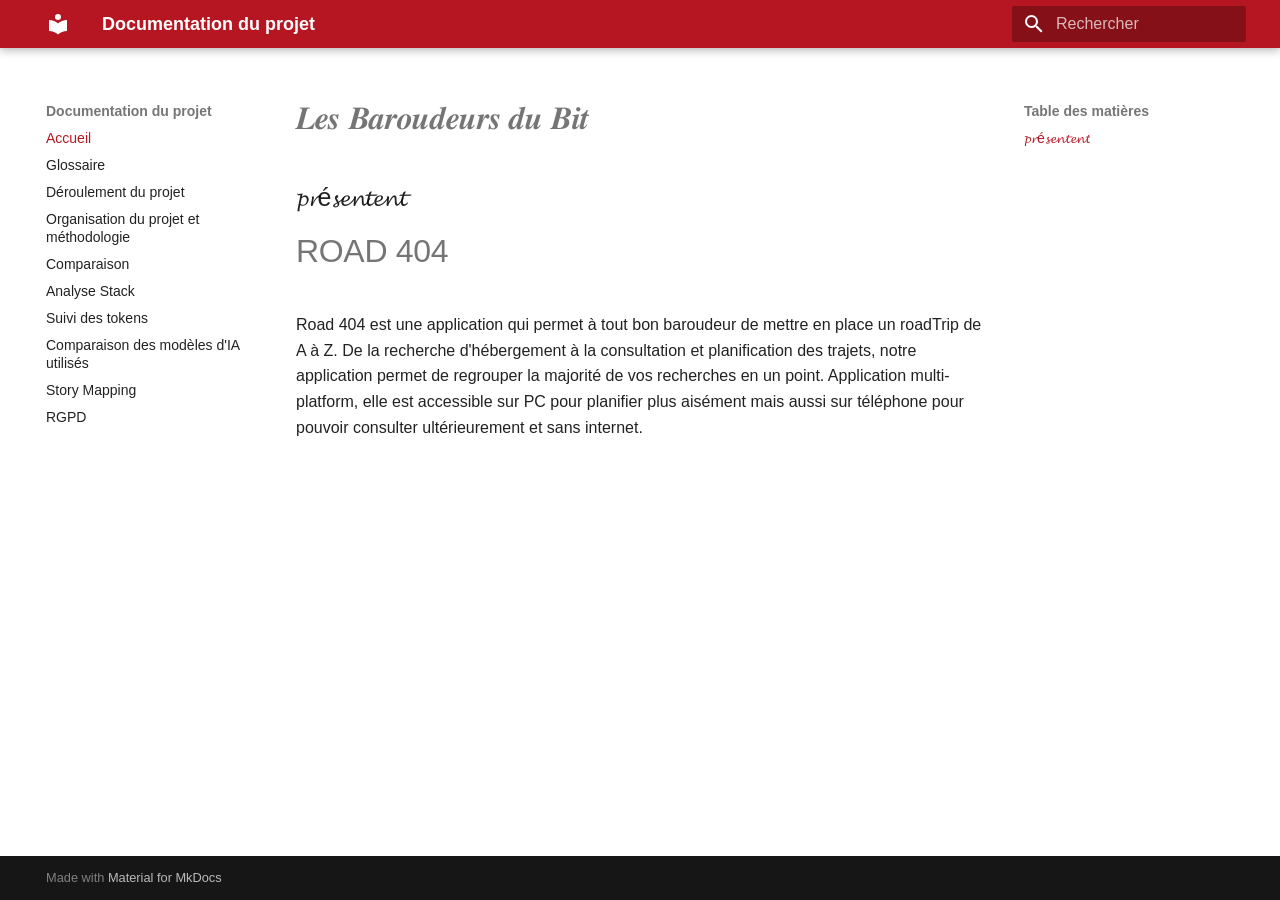
<file: index.html>
<!doctype html>
<html lang="fr" class="no-js">
  <head>
    
      <meta charset="utf-8">
      <meta name="viewport" content="width=device-width,initial-scale=1">
      
      
      
        <link rel="canonical" href="https://Les-Baroudeurs-du-Bit.github.io/mkdocs/">
      
      
      
        <link rel="next" href="glossaire/">
      
      
        
      
      
      <link rel="icon" href="assets/images/favicon.png">
      <meta name="generator" content="mkdocs-1.6.1, mkdocs-material-9.8.2">
    
    
      
        <title>Documentation du projet</title>
      
    
    
      <link rel="stylesheet" href="assets/stylesheets/main.57a0d79d.min.css">
      
        
        <link rel="stylesheet" href="assets/stylesheets/palette.fb2fffe2.min.css">
      
      


    
    
      
    
    
      
        
        
        <link rel="preconnect" href="https://fonts.gstatic.com" crossorigin>
        <link rel="stylesheet" href="https://fonts.googleapis.com/css?family=Arial:300,300i,400,400i,700,700i%7CRoboto+Mono:400,400i,700,700i&display=fallback">
        <style>:root{--md-text-font:"Arial";--md-code-font:"Roboto Mono"}</style>
      
    
    
      <link rel="stylesheet" href="Stylesheets/extra.css">
    
    <script>__md_scope=new URL(".",location),__md_hash=e=>[...e].reduce(((e,_)=>(e<<5)-e+_.charCodeAt(0)),0),__md_get=(e,_=localStorage,t=__md_scope)=>JSON.parse(_.getItem(t.pathname+"."+e)),__md_set=(e,_,t=localStorage,a=__md_scope)=>{try{t.setItem(a.pathname+"."+e,JSON.stringify(_))}catch(e){}}</script>
    
      

    
    
  </head>
  
  
    
    
    
    
    
    <body dir="ltr" data-md-color-scheme="default" data-md-color-primary="custom" data-md-color-accent="custom">
  
    
    <input class="md-toggle" data-md-toggle="drawer" type="checkbox" id="__drawer" autocomplete="off">
    <input class="md-toggle" data-md-toggle="search" type="checkbox" id="__search" autocomplete="off">
    <label class="md-overlay" for="__drawer"></label>
    <div data-md-component="skip">
      
        
        <a href="#les-baroudeurs-du-bit" class="md-skip">
          Aller au contenu
        </a>
      
    </div>
    <div data-md-component="announce">
      
    </div>
    
    
      

  

<header class="md-header md-header--shadow" data-md-component="header">
  <nav class="md-header__inner md-grid" aria-label="En-tête">
    <a href="." title="Documentation du projet" class="md-header__button md-logo" aria-label="Documentation du projet" data-md-component="logo">
      
  
  <svg xmlns="http://www.w3.org/2000/svg" viewBox="0 0 24 24"><path d="M12 8a3 3 0 0 0 3-3 3 3 0 0 0-3-3 3 3 0 0 0-3 3 3 3 0 0 0 3 3m0 3.54C9.64 9.35 6.5 8 3 8v11c3.5 0 6.64 1.35 9 3.54 2.36-2.19 5.5-3.54 9-3.54V8c-3.5 0-6.64 1.35-9 3.54"/></svg>

    </a>
    <label class="md-header__button md-icon" for="__drawer">
      
      <svg xmlns="http://www.w3.org/2000/svg" viewBox="0 0 24 24"><path d="M3 6h18v2H3zm0 5h18v2H3zm0 5h18v2H3z"/></svg>
    </label>
    <div class="md-header__title" data-md-component="header-title">
      <div class="md-header__ellipsis">
        <div class="md-header__topic">
          <span class="md-ellipsis">
            Documentation du projet
          </span>
        </div>
        <div class="md-header__topic" data-md-component="header-topic">
          <span class="md-ellipsis">
            
              Accueil
            
          </span>
        </div>
      </div>
    </div>
    
      
    
    
    
    
      
      
        <label class="md-header__button md-icon" for="__search">
          
          <svg xmlns="http://www.w3.org/2000/svg" viewBox="0 0 24 24"><path d="M9.5 3A6.5 6.5 0 0 1 16 9.5c0 1.61-.59 3.09-1.56 4.23l.27.27h.79l5 5-1.5 1.5-5-5v-.79l-.27-.27A6.52 6.52 0 0 1 9.5 16 6.5 6.5 0 0 1 3 9.5 6.5 6.5 0 0 1 9.5 3m0 2C7 5 5 7 5 9.5S7 14 9.5 14 14 12 14 9.5 12 5 9.5 5"/></svg>
        </label>
        <div class="md-search" data-md-component="search" role="dialog">
  <label class="md-search__overlay" for="__search"></label>
  <div class="md-search__inner" role="search">
    <form class="md-search__form" name="search">
      <input type="text" class="md-search__input" name="query" aria-label="Rechercher" placeholder="Rechercher" autocapitalize="off" autocorrect="off" autocomplete="off" spellcheck="false" data-md-component="search-query" required>
      <label class="md-search__icon md-icon" for="__search">
        
        <svg xmlns="http://www.w3.org/2000/svg" viewBox="0 0 24 24"><path d="M9.5 3A6.5 6.5 0 0 1 16 9.5c0 1.61-.59 3.09-1.56 4.23l.27.27h.79l5 5-1.5 1.5-5-5v-.79l-.27-.27A6.52 6.52 0 0 1 9.5 16 6.5 6.5 0 0 1 3 9.5 6.5 6.5 0 0 1 9.5 3m0 2C7 5 5 7 5 9.5S7 14 9.5 14 14 12 14 9.5 12 5 9.5 5"/></svg>
        
        <svg xmlns="http://www.w3.org/2000/svg" viewBox="0 0 24 24"><path d="M20 11v2H8l5.5 5.5-1.42 1.42L4.16 12l7.92-7.92L13.5 5.5 8 11z"/></svg>
      </label>
      <nav class="md-search__options" aria-label="Recherche">
        
        <button type="reset" class="md-search__icon md-icon" title="Effacer" aria-label="Effacer" tabindex="-1">
          
          <svg xmlns="http://www.w3.org/2000/svg" viewBox="0 0 24 24"><path d="M19 6.41 17.59 5 12 10.59 6.41 5 5 6.41 10.59 12 5 17.59 6.41 19 12 13.41 17.59 19 19 17.59 13.41 12z"/></svg>
        </button>
      </nav>
      
    </form>
    <div class="md-search__output">
      <div class="md-search__scrollwrap" tabindex="0" data-md-scrollfix>
        <div class="md-search-result" data-md-component="search-result">
          <div class="md-search-result__meta">
            Initialisation de la recherche
          </div>
          <ol class="md-search-result__list" role="presentation"></ol>
        </div>
      </div>
    </div>
  </div>
</div>
      
    
    
  </nav>
  
</header>
    
    <div class="md-container" data-md-component="container">
      
      
        
          
        
      
      <main class="md-main" data-md-component="main">
        <div class="md-main__inner md-grid">
          
            
              
              <div class="md-sidebar md-sidebar--primary" data-md-component="sidebar" data-md-type="navigation" >
                <div class="md-sidebar__scrollwrap">
                  <div class="md-sidebar__inner">
                    



<nav class="md-nav md-nav--primary" aria-label="Navigation" data-md-level="0">
  <label class="md-nav__title" for="__drawer">
    <a href="." title="Documentation du projet" class="md-nav__button md-logo" aria-label="Documentation du projet" data-md-component="logo">
      
  
  <svg xmlns="http://www.w3.org/2000/svg" viewBox="0 0 24 24"><path d="M12 8a3 3 0 0 0 3-3 3 3 0 0 0-3-3 3 3 0 0 0-3 3 3 3 0 0 0 3 3m0 3.54C9.64 9.35 6.5 8 3 8v11c3.5 0 6.64 1.35 9 3.54 2.36-2.19 5.5-3.54 9-3.54V8c-3.5 0-6.64 1.35-9 3.54"/></svg>

    </a>
    Documentation du projet
  </label>
  
  <ul class="md-nav__list" data-md-scrollfix>
    
      
      
  
  
    
  
  
  
    <li class="md-nav__item md-nav__item--active">
      
      <input class="md-nav__toggle md-toggle" type="checkbox" id="__toc">
      
      
        
      
      
        <label class="md-nav__link md-nav__link--active" for="__toc">
          
  
  
  <span class="md-ellipsis">
    
  
    Accueil
  

    
  </span>
  
  

          <span class="md-nav__icon md-icon"></span>
        </label>
      
      <a href="." class="md-nav__link md-nav__link--active">
        
  
  
  <span class="md-ellipsis">
    
  
    Accueil
  

    
  </span>
  
  

      </a>
      
        

<nav class="md-nav md-nav--secondary" aria-label="Table des matières">
  
  
  
    
  
  
    <label class="md-nav__title" for="__toc">
      <span class="md-nav__icon md-icon"></span>
      Table des matières
    </label>
    <ul class="md-nav__list" data-md-component="toc" data-md-scrollfix>
      
        <li class="md-nav__item">
  <a href="#presentent" class="md-nav__link">
    <span class="md-ellipsis">
      
        𝓹𝓻é𝓼𝓮𝓷𝓽𝓮𝓷𝓽
      
    </span>
  </a>
  
</li>
      
    </ul>
  
</nav>
      
    </li>
  

    
      
      
  
  
  
  
    <li class="md-nav__item">
      <a href="glossaire/" class="md-nav__link">
        
  
  
  <span class="md-ellipsis">
    
  
    Glossaire
  

    
  </span>
  
  

      </a>
    </li>
  

    
      
      
  
  
  
  
    <li class="md-nav__item">
      <a href="deroulement/" class="md-nav__link">
        
  
  
  <span class="md-ellipsis">
    
  
    Déroulement du projet
  

    
  </span>
  
  

      </a>
    </li>
  

    
      
      
  
  
  
  
    <li class="md-nav__item">
      <a href="orga-methodo/" class="md-nav__link">
        
  
  
  <span class="md-ellipsis">
    
  
    Organisation du projet et méthodologie
  

    
  </span>
  
  

      </a>
    </li>
  

    
      
      
  
  
  
  
    <li class="md-nav__item">
      <a href="tab-comparatifs/" class="md-nav__link">
        
  
  
  <span class="md-ellipsis">
    
  
    Comparaison
  

    
  </span>
  
  

      </a>
    </li>
  

    
      
      
  
  
  
  
    <li class="md-nav__item">
      <a href="comp-stack/" class="md-nav__link">
        
  
  
  <span class="md-ellipsis">
    
  
    Analyse Stack
  

    
  </span>
  
  

      </a>
    </li>
  

    
      
      
  
  
  
  
    <li class="md-nav__item">
      <a href="tab-tokens/" class="md-nav__link">
        
  
  
  <span class="md-ellipsis">
    
  
    Suivi des tokens
  

    
  </span>
  
  

      </a>
    </li>
  

    
      
      
  
  
  
  
    <li class="md-nav__item">
      <a href="modeles-ia/" class="md-nav__link">
        
  
  
  <span class="md-ellipsis">
    
  
    Comparaison des modèles d'IA utilisés
  

    
  </span>
  
  

      </a>
    </li>
  

    
      
      
  
  
  
  
    <li class="md-nav__item">
      <a href="story-mapping/" class="md-nav__link">
        
  
  
  <span class="md-ellipsis">
    
  
    Story Mapping
  

    
  </span>
  
  

      </a>
    </li>
  

    
      
      
  
  
  
  
    <li class="md-nav__item">
      <a href="RGPD/" class="md-nav__link">
        
  
  
  <span class="md-ellipsis">
    
  
    RGPD
  

    
  </span>
  
  

      </a>
    </li>
  

    
  </ul>
</nav>
                  </div>
                </div>
              </div>
            
            
              
              <div class="md-sidebar md-sidebar--secondary" data-md-component="sidebar" data-md-type="toc" >
                <div class="md-sidebar__scrollwrap">
                  <div class="md-sidebar__inner">
                    

<nav class="md-nav md-nav--secondary" aria-label="Table des matières">
  
  
  
    
  
  
    <label class="md-nav__title" for="__toc">
      <span class="md-nav__icon md-icon"></span>
      Table des matières
    </label>
    <ul class="md-nav__list" data-md-component="toc" data-md-scrollfix>
      
        <li class="md-nav__item">
  <a href="#presentent" class="md-nav__link">
    <span class="md-ellipsis">
      
        𝓹𝓻é𝓼𝓮𝓷𝓽𝓮𝓷𝓽
      
    </span>
  </a>
  
</li>
      
    </ul>
  
</nav>
                  </div>
                </div>
              </div>
            
          
          
            <div class="md-content" data-md-component="content">
              
              <article class="md-content__inner md-typeset">
                
                  



<h1 id="les-baroudeurs-du-bit">𝑳𝒆𝒔 𝑩𝒂𝒓𝒐𝒖𝒅𝒆𝒖𝒓𝒔 𝒅𝒖 𝑩𝒊𝒕</h1>
<h2 id="presentent">𝓹𝓻é𝓼𝓮𝓷𝓽𝓮𝓷𝓽</h2>
<h1 id="road-404">ROAD 404</h1>
<p>Road 404 est une application qui permet à tout bon baroudeur de mettre en place un roadTrip de A à Z. De la recherche d'hébergement à la consultation et planification des trajets, notre application permet de regrouper la majorité de vos recherches en un point. Application multi-platform, elle est accessible sur PC pour planifier plus aisément mais aussi sur téléphone pour pouvoir consulter ultérieurement et sans internet.</p>












                
              </article>
            </div>
          
          
<script>var target=document.getElementById(location.hash.slice(1));target&&target.name&&(target.checked=target.name.startsWith("__tabbed_"))</script>
        </div>
        
      </main>
      
        <footer class="md-footer">
  
  <div class="md-footer-meta md-typeset">
    <div class="md-footer-meta__inner md-grid">
      <div class="md-copyright">
  
  
    Made with
    <a href="https://squidfunk.github.io/mkdocs-material/" target="_blank" rel="noopener">
      Material for MkDocs
    </a>
  
</div>
      
    </div>
  </div>
</footer>
      
    </div>
    <div class="md-dialog" data-md-component="dialog">
      <div class="md-dialog__inner md-typeset"></div>
    </div>
    
    
    
      
      
      <script id="__config" type="application/json">{"annotate": null, "base": ".", "features": [], "search": "assets/javascripts/workers/search.a7633da7.min.js", "tags": null, "translations": {"clipboard.copied": "Copi\u00e9 dans le presse-papier", "clipboard.copy": "Copier dans le presse-papier", "search.result.more.one": "1 de plus sur cette page", "search.result.more.other": "# de plus sur cette page", "search.result.none": "Aucun document trouv\u00e9", "search.result.one": "1 document trouv\u00e9", "search.result.other": "# documents trouv\u00e9s", "search.result.placeholder": "Taper pour d\u00e9marrer la recherche", "search.result.term.missing": "Non trouv\u00e9", "select.version": "S\u00e9lectionner la version"}, "version": null}</script>
    
    
      <script src="assets/javascripts/bundle.a5f9d56c.min.js"></script>
      
    
  </body>
</html>
</file>
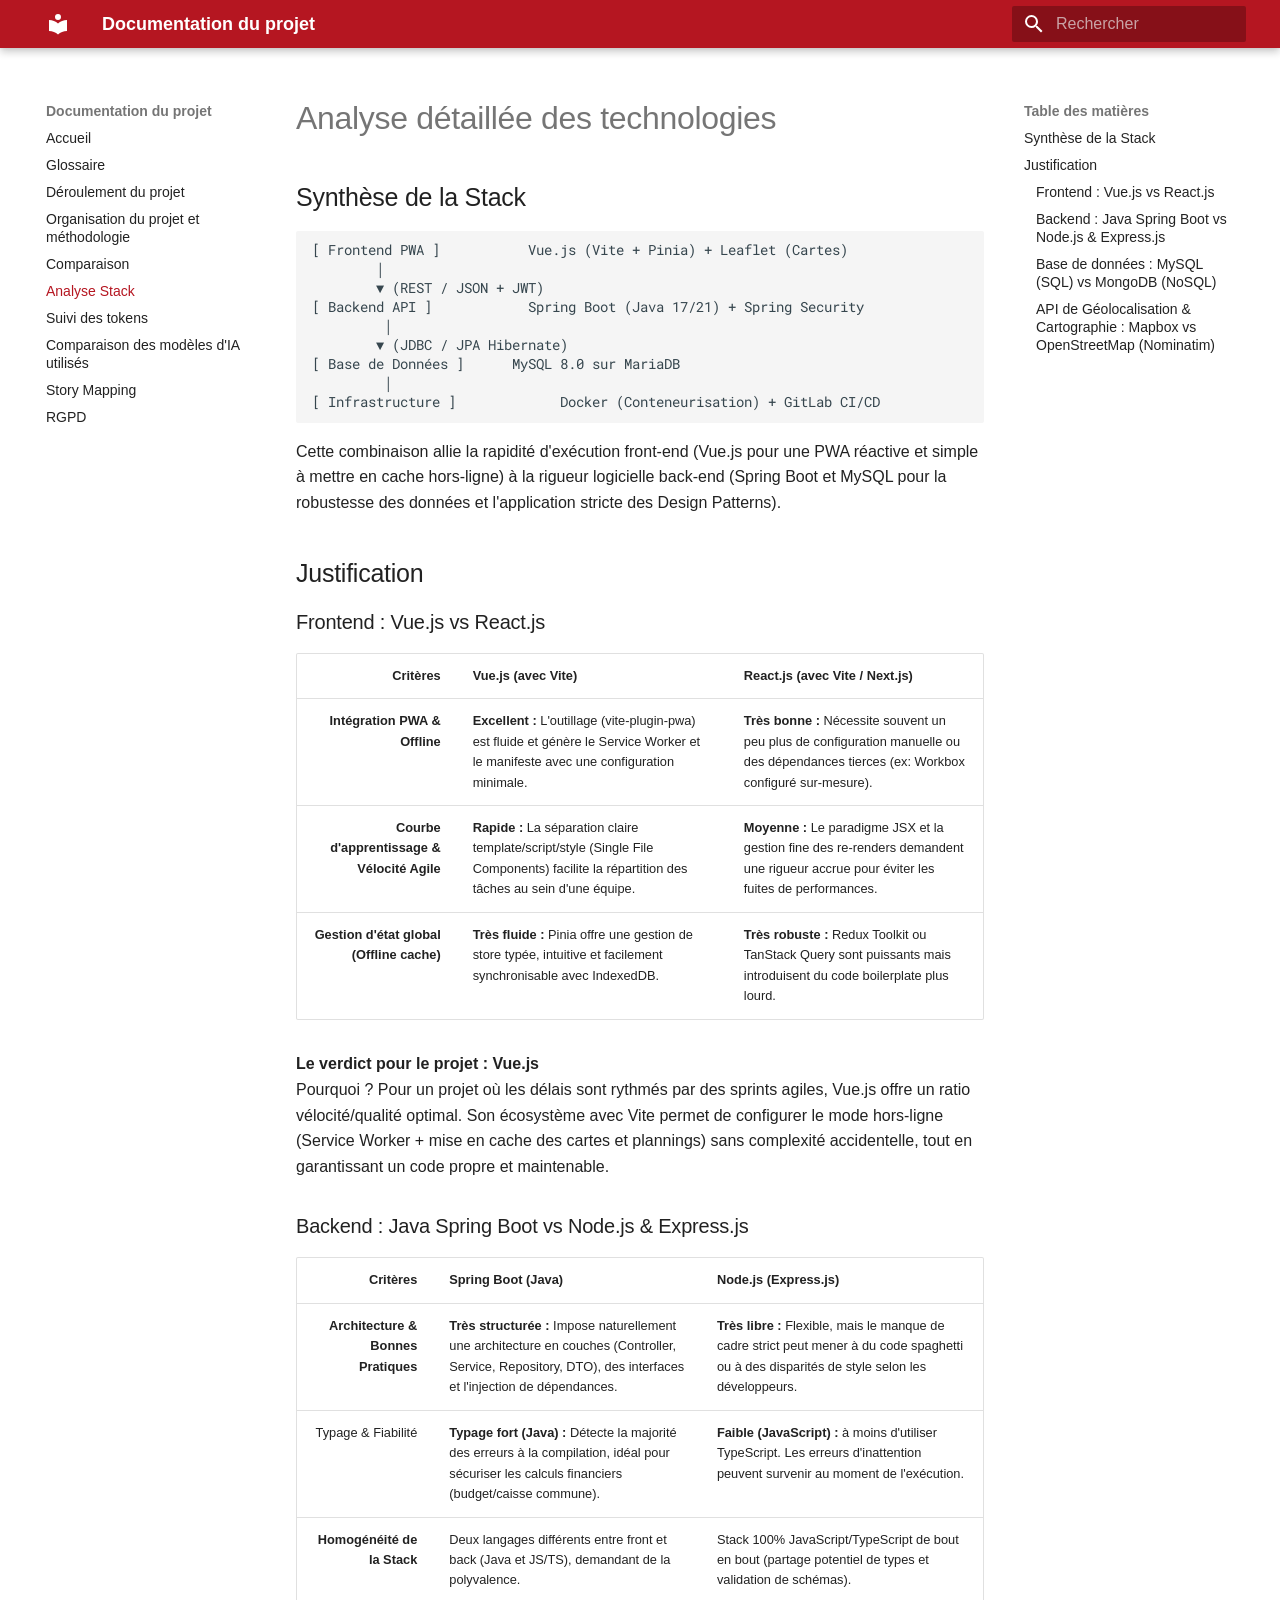
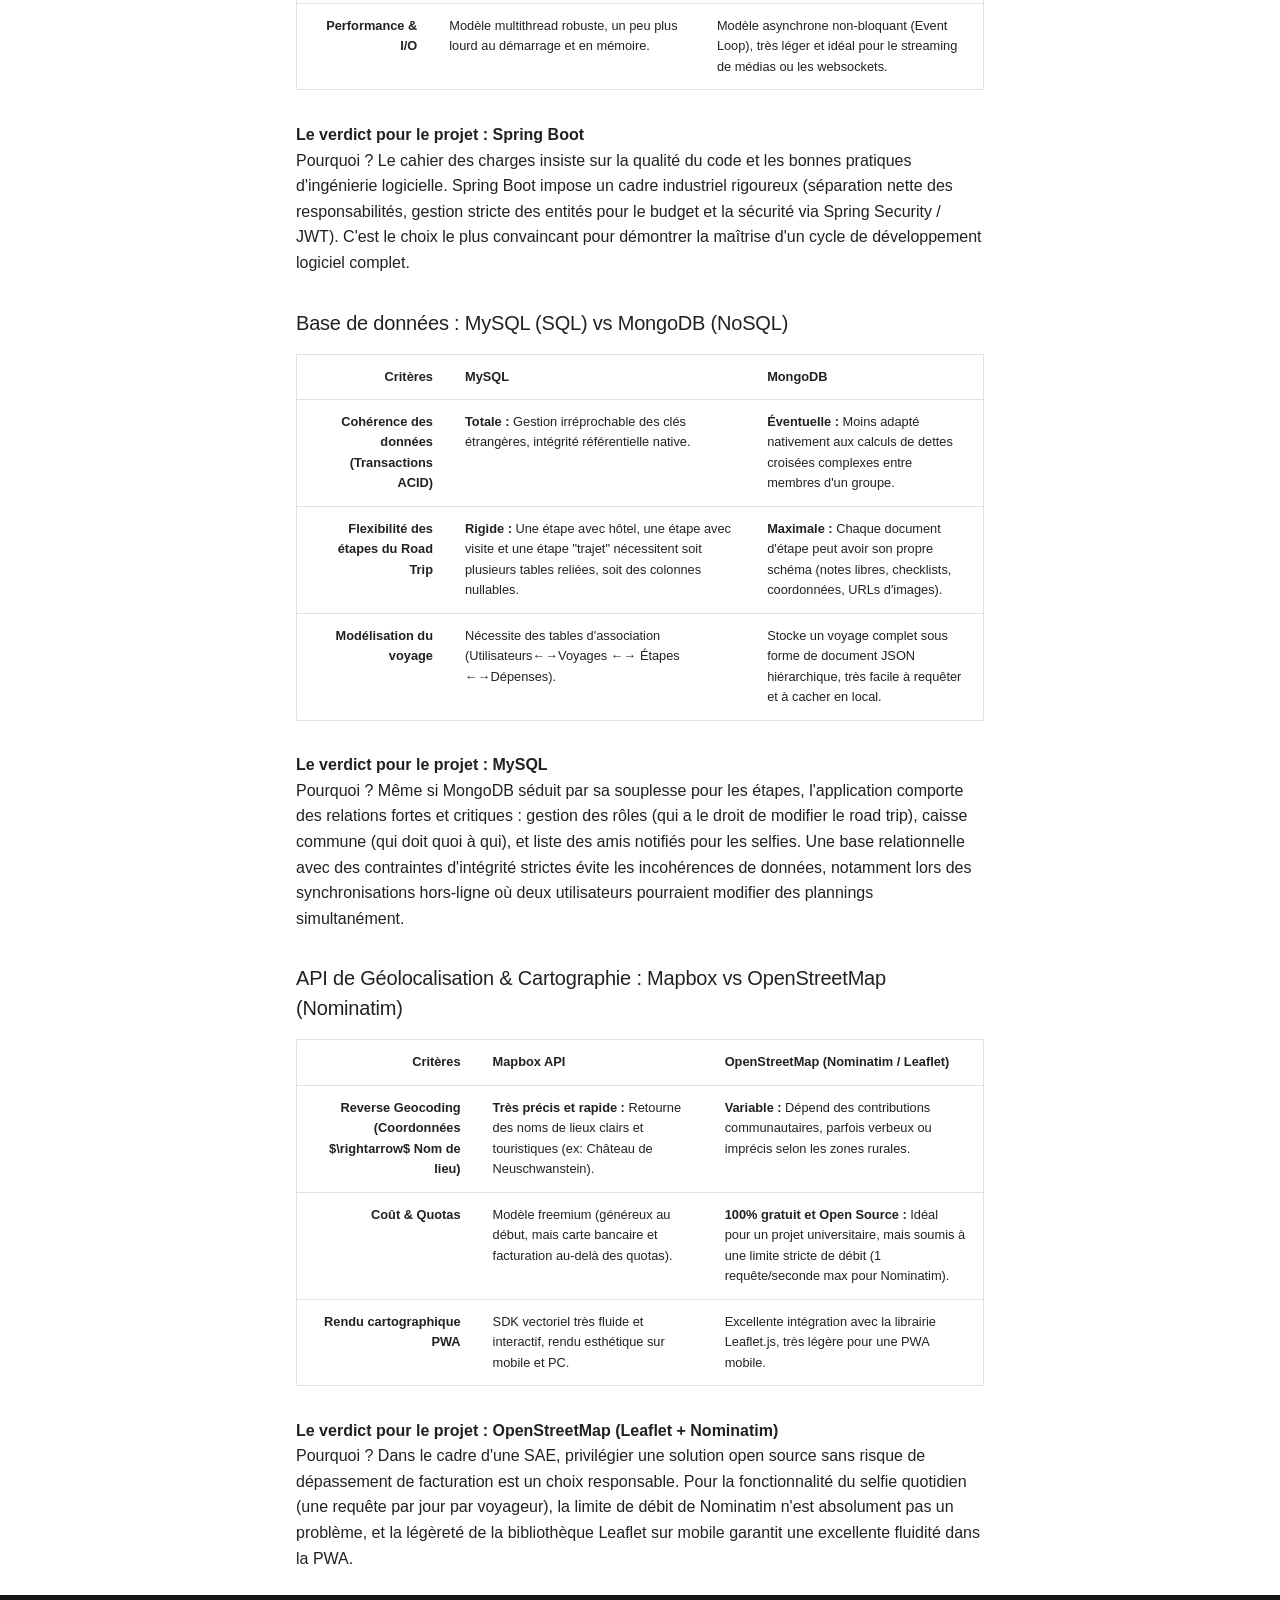
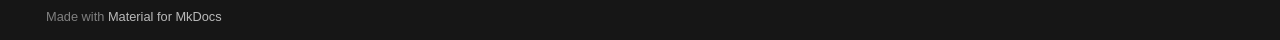
<file: comp-stack/index.html>
<!doctype html>
<html lang="fr" class="no-js">
  <head>
    
      <meta charset="utf-8">
      <meta name="viewport" content="width=device-width,initial-scale=1">
      
      
      
        <link rel="canonical" href="https://Les-Baroudeurs-du-Bit.github.io/mkdocs/comp-stack/">
      
      
        <link rel="prev" href="../tab-comparatifs/">
      
      
        <link rel="next" href="../tab-tokens/">
      
      
        
      
      
      <link rel="icon" href="../assets/images/favicon.png">
      <meta name="generator" content="mkdocs-1.6.1, mkdocs-material-9.8.2">
    
    
      
        <title>Analyse Stack - Documentation du projet</title>
      
    
    
      <link rel="stylesheet" href="../assets/stylesheets/main.57a0d79d.min.css">
      
        
        <link rel="stylesheet" href="../assets/stylesheets/palette.fb2fffe2.min.css">
      
      


    
    
      
    
    
      
        
        
        <link rel="preconnect" href="https://fonts.gstatic.com" crossorigin>
        <link rel="stylesheet" href="https://fonts.googleapis.com/css?family=Arial:300,300i,400,400i,700,700i%7CRoboto+Mono:400,400i,700,700i&display=fallback">
        <style>:root{--md-text-font:"Arial";--md-code-font:"Roboto Mono"}</style>
      
    
    
      <link rel="stylesheet" href="../Stylesheets/extra.css">
    
    <script>__md_scope=new URL("..",location),__md_hash=e=>[...e].reduce(((e,_)=>(e<<5)-e+_.charCodeAt(0)),0),__md_get=(e,_=localStorage,t=__md_scope)=>JSON.parse(_.getItem(t.pathname+"."+e)),__md_set=(e,_,t=localStorage,a=__md_scope)=>{try{t.setItem(a.pathname+"."+e,JSON.stringify(_))}catch(e){}}</script>
    
      

    
    
  </head>
  
  
    
    
    
    
    
    <body dir="ltr" data-md-color-scheme="default" data-md-color-primary="custom" data-md-color-accent="custom">
  
    
    <input class="md-toggle" data-md-toggle="drawer" type="checkbox" id="__drawer" autocomplete="off">
    <input class="md-toggle" data-md-toggle="search" type="checkbox" id="__search" autocomplete="off">
    <label class="md-overlay" for="__drawer"></label>
    <div data-md-component="skip">
      
        
        <a href="#analyse-detaillee-des-technologies" class="md-skip">
          Aller au contenu
        </a>
      
    </div>
    <div data-md-component="announce">
      
    </div>
    
    
      

  

<header class="md-header md-header--shadow" data-md-component="header">
  <nav class="md-header__inner md-grid" aria-label="En-tête">
    <a href=".." title="Documentation du projet" class="md-header__button md-logo" aria-label="Documentation du projet" data-md-component="logo">
      
  
  <svg xmlns="http://www.w3.org/2000/svg" viewBox="0 0 24 24"><path d="M12 8a3 3 0 0 0 3-3 3 3 0 0 0-3-3 3 3 0 0 0-3 3 3 3 0 0 0 3 3m0 3.54C9.64 9.35 6.5 8 3 8v11c3.5 0 6.64 1.35 9 3.54 2.36-2.19 5.5-3.54 9-3.54V8c-3.5 0-6.64 1.35-9 3.54"/></svg>

    </a>
    <label class="md-header__button md-icon" for="__drawer">
      
      <svg xmlns="http://www.w3.org/2000/svg" viewBox="0 0 24 24"><path d="M3 6h18v2H3zm0 5h18v2H3zm0 5h18v2H3z"/></svg>
    </label>
    <div class="md-header__title" data-md-component="header-title">
      <div class="md-header__ellipsis">
        <div class="md-header__topic">
          <span class="md-ellipsis">
            Documentation du projet
          </span>
        </div>
        <div class="md-header__topic" data-md-component="header-topic">
          <span class="md-ellipsis">
            
              Analyse Stack
            
          </span>
        </div>
      </div>
    </div>
    
      
    
    
    
    
      
      
        <label class="md-header__button md-icon" for="__search">
          
          <svg xmlns="http://www.w3.org/2000/svg" viewBox="0 0 24 24"><path d="M9.5 3A6.5 6.5 0 0 1 16 9.5c0 1.61-.59 3.09-1.56 4.23l.27.27h.79l5 5-1.5 1.5-5-5v-.79l-.27-.27A6.52 6.52 0 0 1 9.5 16 6.5 6.5 0 0 1 3 9.5 6.5 6.5 0 0 1 9.5 3m0 2C7 5 5 7 5 9.5S7 14 9.5 14 14 12 14 9.5 12 5 9.5 5"/></svg>
        </label>
        <div class="md-search" data-md-component="search" role="dialog">
  <label class="md-search__overlay" for="__search"></label>
  <div class="md-search__inner" role="search">
    <form class="md-search__form" name="search">
      <input type="text" class="md-search__input" name="query" aria-label="Rechercher" placeholder="Rechercher" autocapitalize="off" autocorrect="off" autocomplete="off" spellcheck="false" data-md-component="search-query" required>
      <label class="md-search__icon md-icon" for="__search">
        
        <svg xmlns="http://www.w3.org/2000/svg" viewBox="0 0 24 24"><path d="M9.5 3A6.5 6.5 0 0 1 16 9.5c0 1.61-.59 3.09-1.56 4.23l.27.27h.79l5 5-1.5 1.5-5-5v-.79l-.27-.27A6.52 6.52 0 0 1 9.5 16 6.5 6.5 0 0 1 3 9.5 6.5 6.5 0 0 1 9.5 3m0 2C7 5 5 7 5 9.5S7 14 9.5 14 14 12 14 9.5 12 5 9.5 5"/></svg>
        
        <svg xmlns="http://www.w3.org/2000/svg" viewBox="0 0 24 24"><path d="M20 11v2H8l5.5 5.5-1.42 1.42L4.16 12l7.92-7.92L13.5 5.5 8 11z"/></svg>
      </label>
      <nav class="md-search__options" aria-label="Recherche">
        
        <button type="reset" class="md-search__icon md-icon" title="Effacer" aria-label="Effacer" tabindex="-1">
          
          <svg xmlns="http://www.w3.org/2000/svg" viewBox="0 0 24 24"><path d="M19 6.41 17.59 5 12 10.59 6.41 5 5 6.41 10.59 12 5 17.59 6.41 19 12 13.41 17.59 19 19 17.59 13.41 12z"/></svg>
        </button>
      </nav>
      
    </form>
    <div class="md-search__output">
      <div class="md-search__scrollwrap" tabindex="0" data-md-scrollfix>
        <div class="md-search-result" data-md-component="search-result">
          <div class="md-search-result__meta">
            Initialisation de la recherche
          </div>
          <ol class="md-search-result__list" role="presentation"></ol>
        </div>
      </div>
    </div>
  </div>
</div>
      
    
    
  </nav>
  
</header>
    
    <div class="md-container" data-md-component="container">
      
      
        
          
        
      
      <main class="md-main" data-md-component="main">
        <div class="md-main__inner md-grid">
          
            
              
              <div class="md-sidebar md-sidebar--primary" data-md-component="sidebar" data-md-type="navigation" >
                <div class="md-sidebar__scrollwrap">
                  <div class="md-sidebar__inner">
                    



<nav class="md-nav md-nav--primary" aria-label="Navigation" data-md-level="0">
  <label class="md-nav__title" for="__drawer">
    <a href=".." title="Documentation du projet" class="md-nav__button md-logo" aria-label="Documentation du projet" data-md-component="logo">
      
  
  <svg xmlns="http://www.w3.org/2000/svg" viewBox="0 0 24 24"><path d="M12 8a3 3 0 0 0 3-3 3 3 0 0 0-3-3 3 3 0 0 0-3 3 3 3 0 0 0 3 3m0 3.54C9.64 9.35 6.5 8 3 8v11c3.5 0 6.64 1.35 9 3.54 2.36-2.19 5.5-3.54 9-3.54V8c-3.5 0-6.64 1.35-9 3.54"/></svg>

    </a>
    Documentation du projet
  </label>
  
  <ul class="md-nav__list" data-md-scrollfix>
    
      
      
  
  
  
  
    <li class="md-nav__item">
      <a href=".." class="md-nav__link">
        
  
  
  <span class="md-ellipsis">
    
  
    Accueil
  

    
  </span>
  
  

      </a>
    </li>
  

    
      
      
  
  
  
  
    <li class="md-nav__item">
      <a href="../glossaire/" class="md-nav__link">
        
  
  
  <span class="md-ellipsis">
    
  
    Glossaire
  

    
  </span>
  
  

      </a>
    </li>
  

    
      
      
  
  
  
  
    <li class="md-nav__item">
      <a href="../deroulement/" class="md-nav__link">
        
  
  
  <span class="md-ellipsis">
    
  
    Déroulement du projet
  

    
  </span>
  
  

      </a>
    </li>
  

    
      
      
  
  
  
  
    <li class="md-nav__item">
      <a href="../orga-methodo/" class="md-nav__link">
        
  
  
  <span class="md-ellipsis">
    
  
    Organisation du projet et méthodologie
  

    
  </span>
  
  

      </a>
    </li>
  

    
      
      
  
  
  
  
    <li class="md-nav__item">
      <a href="../tab-comparatifs/" class="md-nav__link">
        
  
  
  <span class="md-ellipsis">
    
  
    Comparaison
  

    
  </span>
  
  

      </a>
    </li>
  

    
      
      
  
  
    
  
  
  
    <li class="md-nav__item md-nav__item--active">
      
      <input class="md-nav__toggle md-toggle" type="checkbox" id="__toc">
      
      
        
      
      
        <label class="md-nav__link md-nav__link--active" for="__toc">
          
  
  
  <span class="md-ellipsis">
    
  
    Analyse Stack
  

    
  </span>
  
  

          <span class="md-nav__icon md-icon"></span>
        </label>
      
      <a href="./" class="md-nav__link md-nav__link--active">
        
  
  
  <span class="md-ellipsis">
    
  
    Analyse Stack
  

    
  </span>
  
  

      </a>
      
        

<nav class="md-nav md-nav--secondary" aria-label="Table des matières">
  
  
  
    
  
  
    <label class="md-nav__title" for="__toc">
      <span class="md-nav__icon md-icon"></span>
      Table des matières
    </label>
    <ul class="md-nav__list" data-md-component="toc" data-md-scrollfix>
      
        <li class="md-nav__item">
  <a href="#synthese-de-la-stack" class="md-nav__link">
    <span class="md-ellipsis">
      
        Synthèse de la Stack
      
    </span>
  </a>
  
</li>
      
        <li class="md-nav__item">
  <a href="#justification" class="md-nav__link">
    <span class="md-ellipsis">
      
        Justification
      
    </span>
  </a>
  
    <nav class="md-nav" aria-label="Justification">
      <ul class="md-nav__list">
        
          <li class="md-nav__item">
  <a href="#frontend-vuejs-vs-reactjs" class="md-nav__link">
    <span class="md-ellipsis">
      
        Frontend : Vue.js vs React.js
      
    </span>
  </a>
  
</li>
        
          <li class="md-nav__item">
  <a href="#backend-java-spring-boot-vs-nodejs-expressjs" class="md-nav__link">
    <span class="md-ellipsis">
      
        Backend : Java Spring Boot vs Node.js &amp; Express.js
      
    </span>
  </a>
  
</li>
        
          <li class="md-nav__item">
  <a href="#base-de-donnees-mysql-sql-vs-mongodb-nosql" class="md-nav__link">
    <span class="md-ellipsis">
      
        Base de données : MySQL (SQL) vs MongoDB (NoSQL)
      
    </span>
  </a>
  
</li>
        
          <li class="md-nav__item">
  <a href="#api-de-geolocalisation-cartographie-mapbox-vs-openstreetmap-nominatim" class="md-nav__link">
    <span class="md-ellipsis">
      
        API de Géolocalisation &amp; Cartographie : Mapbox vs OpenStreetMap (Nominatim)
      
    </span>
  </a>
  
</li>
        
      </ul>
    </nav>
  
</li>
      
    </ul>
  
</nav>
      
    </li>
  

    
      
      
  
  
  
  
    <li class="md-nav__item">
      <a href="../tab-tokens/" class="md-nav__link">
        
  
  
  <span class="md-ellipsis">
    
  
    Suivi des tokens
  

    
  </span>
  
  

      </a>
    </li>
  

    
      
      
  
  
  
  
    <li class="md-nav__item">
      <a href="../modeles-ia/" class="md-nav__link">
        
  
  
  <span class="md-ellipsis">
    
  
    Comparaison des modèles d'IA utilisés
  

    
  </span>
  
  

      </a>
    </li>
  

    
      
      
  
  
  
  
    <li class="md-nav__item">
      <a href="../story-mapping/" class="md-nav__link">
        
  
  
  <span class="md-ellipsis">
    
  
    Story Mapping
  

    
  </span>
  
  

      </a>
    </li>
  

    
      
      
  
  
  
  
    <li class="md-nav__item">
      <a href="../RGPD/" class="md-nav__link">
        
  
  
  <span class="md-ellipsis">
    
  
    RGPD
  

    
  </span>
  
  

      </a>
    </li>
  

    
  </ul>
</nav>
                  </div>
                </div>
              </div>
            
            
              
              <div class="md-sidebar md-sidebar--secondary" data-md-component="sidebar" data-md-type="toc" >
                <div class="md-sidebar__scrollwrap">
                  <div class="md-sidebar__inner">
                    

<nav class="md-nav md-nav--secondary" aria-label="Table des matières">
  
  
  
    
  
  
    <label class="md-nav__title" for="__toc">
      <span class="md-nav__icon md-icon"></span>
      Table des matières
    </label>
    <ul class="md-nav__list" data-md-component="toc" data-md-scrollfix>
      
        <li class="md-nav__item">
  <a href="#synthese-de-la-stack" class="md-nav__link">
    <span class="md-ellipsis">
      
        Synthèse de la Stack
      
    </span>
  </a>
  
</li>
      
        <li class="md-nav__item">
  <a href="#justification" class="md-nav__link">
    <span class="md-ellipsis">
      
        Justification
      
    </span>
  </a>
  
    <nav class="md-nav" aria-label="Justification">
      <ul class="md-nav__list">
        
          <li class="md-nav__item">
  <a href="#frontend-vuejs-vs-reactjs" class="md-nav__link">
    <span class="md-ellipsis">
      
        Frontend : Vue.js vs React.js
      
    </span>
  </a>
  
</li>
        
          <li class="md-nav__item">
  <a href="#backend-java-spring-boot-vs-nodejs-expressjs" class="md-nav__link">
    <span class="md-ellipsis">
      
        Backend : Java Spring Boot vs Node.js &amp; Express.js
      
    </span>
  </a>
  
</li>
        
          <li class="md-nav__item">
  <a href="#base-de-donnees-mysql-sql-vs-mongodb-nosql" class="md-nav__link">
    <span class="md-ellipsis">
      
        Base de données : MySQL (SQL) vs MongoDB (NoSQL)
      
    </span>
  </a>
  
</li>
        
          <li class="md-nav__item">
  <a href="#api-de-geolocalisation-cartographie-mapbox-vs-openstreetmap-nominatim" class="md-nav__link">
    <span class="md-ellipsis">
      
        API de Géolocalisation &amp; Cartographie : Mapbox vs OpenStreetMap (Nominatim)
      
    </span>
  </a>
  
</li>
        
      </ul>
    </nav>
  
</li>
      
    </ul>
  
</nav>
                  </div>
                </div>
              </div>
            
          
          
            <div class="md-content" data-md-component="content">
              
              <article class="md-content__inner md-typeset">
                
                  



<h1 id="analyse-detaillee-des-technologies">Analyse détaillée des technologies</h1>
<h2 id="synthese-de-la-stack">Synthèse de la Stack</h2>
<pre><code>[ Frontend PWA ]           Vue.js (Vite + Pinia) + Leaflet (Cartes)
        │  
        ▼ (REST / JSON + JWT)
[ Backend API ]            Spring Boot (Java 17/21) + Spring Security
         │
        ▼ (JDBC / JPA Hibernate)
[ Base de Données ]      MySQL 8.0 sur MariaDB
         │
[ Infrastructure ]             Docker (Conteneurisation) + GitLab CI/CD
</code></pre>
<p>Cette combinaison allie la rapidité d'exécution front-end (Vue.js pour une PWA réactive et simple à mettre en cache hors-ligne) à la rigueur logicielle back-end (Spring Boot et MySQL pour la robustesse des données et l'application stricte des Design Patterns).</p>
<h2 id="justification">Justification</h2>
<h3 id="frontend-vuejs-vs-reactjs">Frontend : Vue.js vs React.js</h3>
<table>
<thead>
<tr>
<th style="text-align: right;">Critères</th>
<th style="text-align: left;">Vue.js (avec Vite)</th>
<th style="text-align: left;">React.js (avec Vite / Next.js)</th>
</tr>
</thead>
<tbody>
<tr>
<td style="text-align: right;"><strong>Intégration PWA &amp; Offline</strong></td>
<td style="text-align: left;"><strong>Excellent :</strong> L'outillage (vite-plugin-pwa) est fluide et génère le Service Worker et le manifeste avec une configuration minimale.</td>
<td style="text-align: left;"><strong>Très bonne :</strong> Nécessite souvent un peu plus de configuration manuelle ou des dépendances tierces (ex: Workbox configuré sur-mesure).</td>
</tr>
<tr>
<td style="text-align: right;"><strong>Courbe d'apprentissage &amp; Vélocité Agile</strong></td>
<td style="text-align: left;"><strong>Rapide :</strong> La séparation claire template/script/style (Single File Components) facilite la répartition des tâches au sein d'une équipe.</td>
<td style="text-align: left;"><strong>Moyenne :</strong> Le paradigme JSX et la gestion fine des re-renders demandent une rigueur accrue pour éviter les fuites de performances.</td>
</tr>
<tr>
<td style="text-align: right;"><strong>Gestion d'état global (Offline cache)</strong></td>
<td style="text-align: left;"><strong>Très fluide :</strong> Pinia offre une gestion de store typée, intuitive et facilement synchronisable avec IndexedDB.</td>
<td style="text-align: left;"><strong>Très robuste :</strong> Redux Toolkit ou TanStack Query sont puissants mais introduisent du code boilerplate plus lourd.</td>
</tr>
</tbody>
</table>
<p><strong>Le verdict pour le projet : Vue.js</strong><br />
Pourquoi ? Pour un projet où les délais sont rythmés par des sprints agiles, Vue.js offre un ratio vélocité/qualité optimal. Son écosystème avec Vite permet de configurer le mode hors-ligne (Service Worker + mise en cache des cartes et plannings) sans complexité accidentelle, tout en garantissant un code propre et maintenable.</p>
<h3 id="backend-java-spring-boot-vs-nodejs-expressjs">Backend : Java Spring Boot vs Node.js &amp; Express.js</h3>
<table>
<thead>
<tr>
<th style="text-align: right;">Critères</th>
<th style="text-align: left;">Spring Boot (Java)</th>
<th style="text-align: left;">Node.js (Express.js)</th>
</tr>
</thead>
<tbody>
<tr>
<td style="text-align: right;"><strong>Architecture &amp; Bonnes Pratiques</strong></td>
<td style="text-align: left;"><strong>Très structurée :</strong> Impose naturellement une architecture en couches (Controller, Service, Repository, DTO), des interfaces et l'injection de dépendances.</td>
<td style="text-align: left;"><strong>Très libre :</strong> Flexible, mais le manque de cadre strict peut mener à du code spaghetti ou à des disparités de style selon les développeurs.</td>
</tr>
<tr>
<td style="text-align: right;">Typage &amp; Fiabilité</td>
<td style="text-align: left;"><strong>Typage fort (Java) :</strong> Détecte la majorité des erreurs à la compilation, idéal pour sécuriser les calculs financiers (budget/caisse commune).</td>
<td style="text-align: left;"><strong>Faible (JavaScript) :</strong> à moins d'utiliser TypeScript. Les erreurs d'inattention peuvent survenir au moment de l'exécution.</td>
</tr>
<tr>
<td style="text-align: right;"><strong>Homogénéité de la Stack</strong></td>
<td style="text-align: left;">Deux langages différents entre front et back (Java et JS/TS), demandant de la polyvalence.</td>
<td style="text-align: left;">Stack 100% JavaScript/TypeScript de bout en bout (partage potentiel de types et validation de schémas).</td>
</tr>
<tr>
<td style="text-align: right;"><strong>Performance &amp; I/O</strong></td>
<td style="text-align: left;">Modèle multithread robuste, un peu plus lourd au démarrage et en mémoire.</td>
<td style="text-align: left;">Modèle asynchrone non-bloquant (Event Loop), très léger et idéal pour le streaming de médias ou les websockets.</td>
</tr>
</tbody>
</table>
<p><strong>Le verdict pour le projet : Spring Boot</strong><br />
Pourquoi ? Le cahier des charges insiste sur la qualité du code et les bonnes pratiques d'ingénierie logicielle. Spring Boot impose un cadre industriel rigoureux (séparation nette des responsabilités, gestion stricte des entités pour le budget et la sécurité via Spring Security / JWT). C'est le choix le plus convaincant pour démontrer la maîtrise d'un cycle de développement logiciel complet.</p>
<h3 id="base-de-donnees-mysql-sql-vs-mongodb-nosql">Base de données : MySQL (SQL) vs MongoDB (NoSQL)</h3>
<table>
<thead>
<tr>
<th style="text-align: right;">Critères</th>
<th style="text-align: left;">MySQL</th>
<th style="text-align: left;">MongoDB</th>
</tr>
</thead>
<tbody>
<tr>
<td style="text-align: right;"><strong>Cohérence des données (Transactions ACID)</strong></td>
<td style="text-align: left;"><strong>Totale :</strong> Gestion irréprochable des clés étrangères, intégrité référentielle native.</td>
<td style="text-align: left;"><strong>Éventuelle :</strong> Moins adapté nativement aux calculs de dettes croisées complexes entre membres d'un groupe.</td>
</tr>
<tr>
<td style="text-align: right;"><strong>Flexibilité des étapes du Road Trip</strong></td>
<td style="text-align: left;"><strong>Rigide :</strong> Une étape avec hôtel, une étape avec visite et une étape "trajet" nécessitent soit plusieurs tables reliées, soit des colonnes nullables.</td>
<td style="text-align: left;"><strong>Maximale :</strong> Chaque document d'étape peut avoir son propre schéma (notes libres, checklists, coordonnées, URLs d'images).</td>
</tr>
<tr>
<td style="text-align: right;"><strong>Modélisation du voyage</strong></td>
<td style="text-align: left;">Nécessite des tables d'association (Utilisateurs←→Voyages ←→ Étapes ←→Dépenses).</td>
<td style="text-align: left;">Stocke un voyage complet sous forme de document JSON hiérarchique, très facile à requêter et à cacher en local.</td>
</tr>
</tbody>
</table>
<p><strong>Le verdict pour le projet : MySQL</strong><br />
Pourquoi ? Même si MongoDB séduit par sa souplesse pour les étapes, l'application comporte des relations fortes et critiques : gestion des rôles (qui a le droit de modifier le road trip), caisse commune (qui doit quoi à qui), et liste des amis notifiés pour les selfies. Une base relationnelle avec des contraintes d'intégrité strictes évite les incohérences de données, notamment lors des synchronisations hors-ligne où deux utilisateurs pourraient modifier des plannings simultanément.</p>
<h3 id="api-de-geolocalisation-cartographie-mapbox-vs-openstreetmap-nominatim">API de Géolocalisation &amp; Cartographie : Mapbox vs OpenStreetMap (Nominatim)</h3>
<table>
<thead>
<tr>
<th style="text-align: right;">Critères</th>
<th style="text-align: left;">Mapbox API</th>
<th style="text-align: left;">OpenStreetMap (Nominatim / Leaflet)</th>
</tr>
</thead>
<tbody>
<tr>
<td style="text-align: right;"><strong>Reverse Geocoding (Coordonnées $\rightarrow$ Nom de lieu)</strong></td>
<td style="text-align: left;"><strong>Très précis et rapide :</strong> Retourne des noms de lieux clairs et touristiques (ex: Château de Neuschwanstein).</td>
<td style="text-align: left;"><strong>Variable :</strong> Dépend des contributions communautaires, parfois verbeux ou imprécis selon les zones rurales.</td>
</tr>
<tr>
<td style="text-align: right;"><strong>Coût &amp; Quotas</strong></td>
<td style="text-align: left;">Modèle freemium (généreux au début, mais carte bancaire et facturation au-delà des quotas).</td>
<td style="text-align: left;"><strong>100% gratuit et Open Source :</strong> Idéal pour un projet universitaire, mais soumis à une limite stricte de débit (1 requête/seconde max pour Nominatim).</td>
</tr>
<tr>
<td style="text-align: right;"><strong>Rendu cartographique PWA</strong></td>
<td style="text-align: left;">SDK vectoriel très fluide et interactif, rendu esthétique sur mobile et PC.</td>
<td style="text-align: left;">Excellente intégration avec la librairie Leaflet.js, très légère pour une PWA mobile.</td>
</tr>
</tbody>
</table>
<p><strong>Le verdict pour le projet : OpenStreetMap (Leaflet + Nominatim)</strong><br />
Pourquoi ? Dans le cadre d'une SAE, privilégier une solution open source sans risque de dépassement de facturation est un choix responsable. Pour la fonctionnalité du selfie quotidien (une requête par jour par voyageur), la limite de débit de Nominatim n'est absolument pas un problème, et la légèreté de la bibliothèque Leaflet sur mobile garantit une excellente fluidité dans la PWA.</p>












                
              </article>
            </div>
          
          
<script>var target=document.getElementById(location.hash.slice(1));target&&target.name&&(target.checked=target.name.startsWith("__tabbed_"))</script>
        </div>
        
      </main>
      
        <footer class="md-footer">
  
  <div class="md-footer-meta md-typeset">
    <div class="md-footer-meta__inner md-grid">
      <div class="md-copyright">
  
  
    Made with
    <a href="https://squidfunk.github.io/mkdocs-material/" target="_blank" rel="noopener">
      Material for MkDocs
    </a>
  
</div>
      
    </div>
  </div>
</footer>
      
    </div>
    <div class="md-dialog" data-md-component="dialog">
      <div class="md-dialog__inner md-typeset"></div>
    </div>
    
    
    
      
      
      <script id="__config" type="application/json">{"annotate": null, "base": "..", "features": [], "search": "../assets/javascripts/workers/search.a7633da7.min.js", "tags": null, "translations": {"clipboard.copied": "Copi\u00e9 dans le presse-papier", "clipboard.copy": "Copier dans le presse-papier", "search.result.more.one": "1 de plus sur cette page", "search.result.more.other": "# de plus sur cette page", "search.result.none": "Aucun document trouv\u00e9", "search.result.one": "1 document trouv\u00e9", "search.result.other": "# documents trouv\u00e9s", "search.result.placeholder": "Taper pour d\u00e9marrer la recherche", "search.result.term.missing": "Non trouv\u00e9", "select.version": "S\u00e9lectionner la version"}, "version": null}</script>
    
    
      <script src="../assets/javascripts/bundle.a5f9d56c.min.js"></script>
      
    
  </body>
</html>
</file>
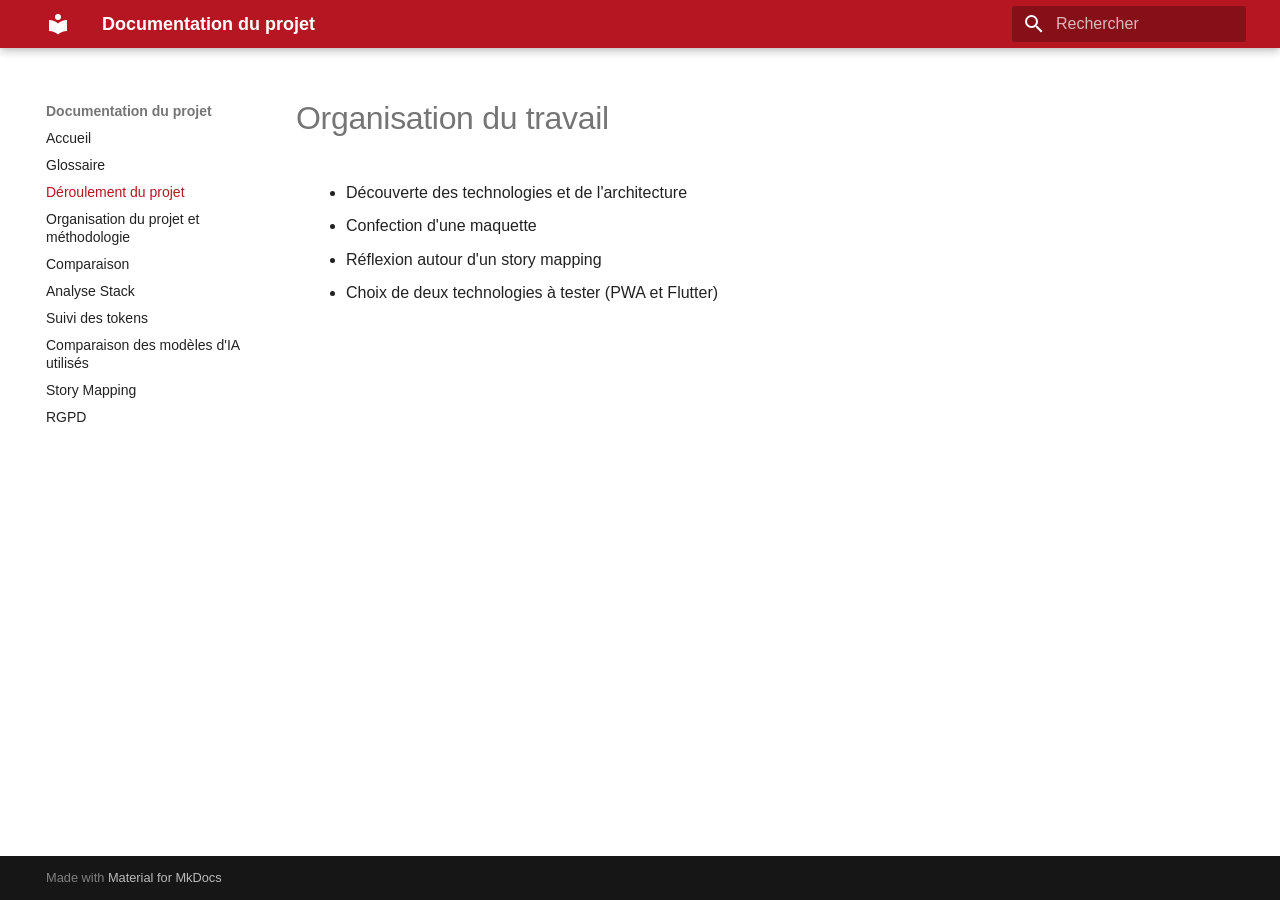
<file: deroulement/index.html>
<!doctype html>
<html lang="fr" class="no-js">
  <head>
    
      <meta charset="utf-8">
      <meta name="viewport" content="width=device-width,initial-scale=1">
      
      
      
        <link rel="canonical" href="https://Les-Baroudeurs-du-Bit.github.io/mkdocs/deroulement/">
      
      
        <link rel="prev" href="../glossaire/">
      
      
        <link rel="next" href="../orga-methodo/">
      
      
        
      
      
      <link rel="icon" href="../assets/images/favicon.png">
      <meta name="generator" content="mkdocs-1.6.1, mkdocs-material-9.8.2">
    
    
      
        <title>Déroulement du projet - Documentation du projet</title>
      
    
    
      <link rel="stylesheet" href="../assets/stylesheets/main.57a0d79d.min.css">
      
        
        <link rel="stylesheet" href="../assets/stylesheets/palette.fb2fffe2.min.css">
      
      


    
    
      
    
    
      
        
        
        <link rel="preconnect" href="https://fonts.gstatic.com" crossorigin>
        <link rel="stylesheet" href="https://fonts.googleapis.com/css?family=Arial:300,300i,400,400i,700,700i%7CRoboto+Mono:400,400i,700,700i&display=fallback">
        <style>:root{--md-text-font:"Arial";--md-code-font:"Roboto Mono"}</style>
      
    
    
      <link rel="stylesheet" href="../Stylesheets/extra.css">
    
    <script>__md_scope=new URL("..",location),__md_hash=e=>[...e].reduce(((e,_)=>(e<<5)-e+_.charCodeAt(0)),0),__md_get=(e,_=localStorage,t=__md_scope)=>JSON.parse(_.getItem(t.pathname+"."+e)),__md_set=(e,_,t=localStorage,a=__md_scope)=>{try{t.setItem(a.pathname+"."+e,JSON.stringify(_))}catch(e){}}</script>
    
      

    
    
  </head>
  
  
    
    
    
    
    
    <body dir="ltr" data-md-color-scheme="default" data-md-color-primary="custom" data-md-color-accent="custom">
  
    
    <input class="md-toggle" data-md-toggle="drawer" type="checkbox" id="__drawer" autocomplete="off">
    <input class="md-toggle" data-md-toggle="search" type="checkbox" id="__search" autocomplete="off">
    <label class="md-overlay" for="__drawer"></label>
    <div data-md-component="skip">
      
        
        <a href="#organisation-du-travail" class="md-skip">
          Aller au contenu
        </a>
      
    </div>
    <div data-md-component="announce">
      
    </div>
    
    
      

  

<header class="md-header md-header--shadow" data-md-component="header">
  <nav class="md-header__inner md-grid" aria-label="En-tête">
    <a href=".." title="Documentation du projet" class="md-header__button md-logo" aria-label="Documentation du projet" data-md-component="logo">
      
  
  <svg xmlns="http://www.w3.org/2000/svg" viewBox="0 0 24 24"><path d="M12 8a3 3 0 0 0 3-3 3 3 0 0 0-3-3 3 3 0 0 0-3 3 3 3 0 0 0 3 3m0 3.54C9.64 9.35 6.5 8 3 8v11c3.5 0 6.64 1.35 9 3.54 2.36-2.19 5.5-3.54 9-3.54V8c-3.5 0-6.64 1.35-9 3.54"/></svg>

    </a>
    <label class="md-header__button md-icon" for="__drawer">
      
      <svg xmlns="http://www.w3.org/2000/svg" viewBox="0 0 24 24"><path d="M3 6h18v2H3zm0 5h18v2H3zm0 5h18v2H3z"/></svg>
    </label>
    <div class="md-header__title" data-md-component="header-title">
      <div class="md-header__ellipsis">
        <div class="md-header__topic">
          <span class="md-ellipsis">
            Documentation du projet
          </span>
        </div>
        <div class="md-header__topic" data-md-component="header-topic">
          <span class="md-ellipsis">
            
              Déroulement du projet
            
          </span>
        </div>
      </div>
    </div>
    
      
    
    
    
    
      
      
        <label class="md-header__button md-icon" for="__search">
          
          <svg xmlns="http://www.w3.org/2000/svg" viewBox="0 0 24 24"><path d="M9.5 3A6.5 6.5 0 0 1 16 9.5c0 1.61-.59 3.09-1.56 4.23l.27.27h.79l5 5-1.5 1.5-5-5v-.79l-.27-.27A6.52 6.52 0 0 1 9.5 16 6.5 6.5 0 0 1 3 9.5 6.5 6.5 0 0 1 9.5 3m0 2C7 5 5 7 5 9.5S7 14 9.5 14 14 12 14 9.5 12 5 9.5 5"/></svg>
        </label>
        <div class="md-search" data-md-component="search" role="dialog">
  <label class="md-search__overlay" for="__search"></label>
  <div class="md-search__inner" role="search">
    <form class="md-search__form" name="search">
      <input type="text" class="md-search__input" name="query" aria-label="Rechercher" placeholder="Rechercher" autocapitalize="off" autocorrect="off" autocomplete="off" spellcheck="false" data-md-component="search-query" required>
      <label class="md-search__icon md-icon" for="__search">
        
        <svg xmlns="http://www.w3.org/2000/svg" viewBox="0 0 24 24"><path d="M9.5 3A6.5 6.5 0 0 1 16 9.5c0 1.61-.59 3.09-1.56 4.23l.27.27h.79l5 5-1.5 1.5-5-5v-.79l-.27-.27A6.52 6.52 0 0 1 9.5 16 6.5 6.5 0 0 1 3 9.5 6.5 6.5 0 0 1 9.5 3m0 2C7 5 5 7 5 9.5S7 14 9.5 14 14 12 14 9.5 12 5 9.5 5"/></svg>
        
        <svg xmlns="http://www.w3.org/2000/svg" viewBox="0 0 24 24"><path d="M20 11v2H8l5.5 5.5-1.42 1.42L4.16 12l7.92-7.92L13.5 5.5 8 11z"/></svg>
      </label>
      <nav class="md-search__options" aria-label="Recherche">
        
        <button type="reset" class="md-search__icon md-icon" title="Effacer" aria-label="Effacer" tabindex="-1">
          
          <svg xmlns="http://www.w3.org/2000/svg" viewBox="0 0 24 24"><path d="M19 6.41 17.59 5 12 10.59 6.41 5 5 6.41 10.59 12 5 17.59 6.41 19 12 13.41 17.59 19 19 17.59 13.41 12z"/></svg>
        </button>
      </nav>
      
    </form>
    <div class="md-search__output">
      <div class="md-search__scrollwrap" tabindex="0" data-md-scrollfix>
        <div class="md-search-result" data-md-component="search-result">
          <div class="md-search-result__meta">
            Initialisation de la recherche
          </div>
          <ol class="md-search-result__list" role="presentation"></ol>
        </div>
      </div>
    </div>
  </div>
</div>
      
    
    
  </nav>
  
</header>
    
    <div class="md-container" data-md-component="container">
      
      
        
          
        
      
      <main class="md-main" data-md-component="main">
        <div class="md-main__inner md-grid">
          
            
              
              <div class="md-sidebar md-sidebar--primary" data-md-component="sidebar" data-md-type="navigation" >
                <div class="md-sidebar__scrollwrap">
                  <div class="md-sidebar__inner">
                    



<nav class="md-nav md-nav--primary" aria-label="Navigation" data-md-level="0">
  <label class="md-nav__title" for="__drawer">
    <a href=".." title="Documentation du projet" class="md-nav__button md-logo" aria-label="Documentation du projet" data-md-component="logo">
      
  
  <svg xmlns="http://www.w3.org/2000/svg" viewBox="0 0 24 24"><path d="M12 8a3 3 0 0 0 3-3 3 3 0 0 0-3-3 3 3 0 0 0-3 3 3 3 0 0 0 3 3m0 3.54C9.64 9.35 6.5 8 3 8v11c3.5 0 6.64 1.35 9 3.54 2.36-2.19 5.5-3.54 9-3.54V8c-3.5 0-6.64 1.35-9 3.54"/></svg>

    </a>
    Documentation du projet
  </label>
  
  <ul class="md-nav__list" data-md-scrollfix>
    
      
      
  
  
  
  
    <li class="md-nav__item">
      <a href=".." class="md-nav__link">
        
  
  
  <span class="md-ellipsis">
    
  
    Accueil
  

    
  </span>
  
  

      </a>
    </li>
  

    
      
      
  
  
  
  
    <li class="md-nav__item">
      <a href="../glossaire/" class="md-nav__link">
        
  
  
  <span class="md-ellipsis">
    
  
    Glossaire
  

    
  </span>
  
  

      </a>
    </li>
  

    
      
      
  
  
    
  
  
  
    <li class="md-nav__item md-nav__item--active">
      
      <input class="md-nav__toggle md-toggle" type="checkbox" id="__toc">
      
      
        
      
      
      <a href="./" class="md-nav__link md-nav__link--active">
        
  
  
  <span class="md-ellipsis">
    
  
    Déroulement du projet
  

    
  </span>
  
  

      </a>
      
    </li>
  

    
      
      
  
  
  
  
    <li class="md-nav__item">
      <a href="../orga-methodo/" class="md-nav__link">
        
  
  
  <span class="md-ellipsis">
    
  
    Organisation du projet et méthodologie
  

    
  </span>
  
  

      </a>
    </li>
  

    
      
      
  
  
  
  
    <li class="md-nav__item">
      <a href="../tab-comparatifs/" class="md-nav__link">
        
  
  
  <span class="md-ellipsis">
    
  
    Comparaison
  

    
  </span>
  
  

      </a>
    </li>
  

    
      
      
  
  
  
  
    <li class="md-nav__item">
      <a href="../comp-stack/" class="md-nav__link">
        
  
  
  <span class="md-ellipsis">
    
  
    Analyse Stack
  

    
  </span>
  
  

      </a>
    </li>
  

    
      
      
  
  
  
  
    <li class="md-nav__item">
      <a href="../tab-tokens/" class="md-nav__link">
        
  
  
  <span class="md-ellipsis">
    
  
    Suivi des tokens
  

    
  </span>
  
  

      </a>
    </li>
  

    
      
      
  
  
  
  
    <li class="md-nav__item">
      <a href="../modeles-ia/" class="md-nav__link">
        
  
  
  <span class="md-ellipsis">
    
  
    Comparaison des modèles d'IA utilisés
  

    
  </span>
  
  

      </a>
    </li>
  

    
      
      
  
  
  
  
    <li class="md-nav__item">
      <a href="../story-mapping/" class="md-nav__link">
        
  
  
  <span class="md-ellipsis">
    
  
    Story Mapping
  

    
  </span>
  
  

      </a>
    </li>
  

    
      
      
  
  
  
  
    <li class="md-nav__item">
      <a href="../RGPD/" class="md-nav__link">
        
  
  
  <span class="md-ellipsis">
    
  
    RGPD
  

    
  </span>
  
  

      </a>
    </li>
  

    
  </ul>
</nav>
                  </div>
                </div>
              </div>
            
            
              
              <div class="md-sidebar md-sidebar--secondary" data-md-component="sidebar" data-md-type="toc" >
                <div class="md-sidebar__scrollwrap">
                  <div class="md-sidebar__inner">
                    

<nav class="md-nav md-nav--secondary" aria-label="Table des matières">
  
  
  
    
  
  
</nav>
                  </div>
                </div>
              </div>
            
          
          
            <div class="md-content" data-md-component="content">
              
              <article class="md-content__inner md-typeset">
                
                  



<h1 id="organisation-du-travail">Organisation du travail</h1>
<ul>
<li>Découverte des technologies et de l'architecture  </li>
<li>Confection d'une maquette  </li>
<li>Réflexion autour d'un story mapping  </li>
<li>Choix de deux technologies à tester (PWA et Flutter)  </li>
</ul>












                
              </article>
            </div>
          
          
<script>var target=document.getElementById(location.hash.slice(1));target&&target.name&&(target.checked=target.name.startsWith("__tabbed_"))</script>
        </div>
        
      </main>
      
        <footer class="md-footer">
  
  <div class="md-footer-meta md-typeset">
    <div class="md-footer-meta__inner md-grid">
      <div class="md-copyright">
  
  
    Made with
    <a href="https://squidfunk.github.io/mkdocs-material/" target="_blank" rel="noopener">
      Material for MkDocs
    </a>
  
</div>
      
    </div>
  </div>
</footer>
      
    </div>
    <div class="md-dialog" data-md-component="dialog">
      <div class="md-dialog__inner md-typeset"></div>
    </div>
    
    
    
      
      
      <script id="__config" type="application/json">{"annotate": null, "base": "..", "features": [], "search": "../assets/javascripts/workers/search.a7633da7.min.js", "tags": null, "translations": {"clipboard.copied": "Copi\u00e9 dans le presse-papier", "clipboard.copy": "Copier dans le presse-papier", "search.result.more.one": "1 de plus sur cette page", "search.result.more.other": "# de plus sur cette page", "search.result.none": "Aucun document trouv\u00e9", "search.result.one": "1 document trouv\u00e9", "search.result.other": "# documents trouv\u00e9s", "search.result.placeholder": "Taper pour d\u00e9marrer la recherche", "search.result.term.missing": "Non trouv\u00e9", "select.version": "S\u00e9lectionner la version"}, "version": null}</script>
    
    
      <script src="../assets/javascripts/bundle.a5f9d56c.min.js"></script>
      
    
  </body>
</html>
</file>
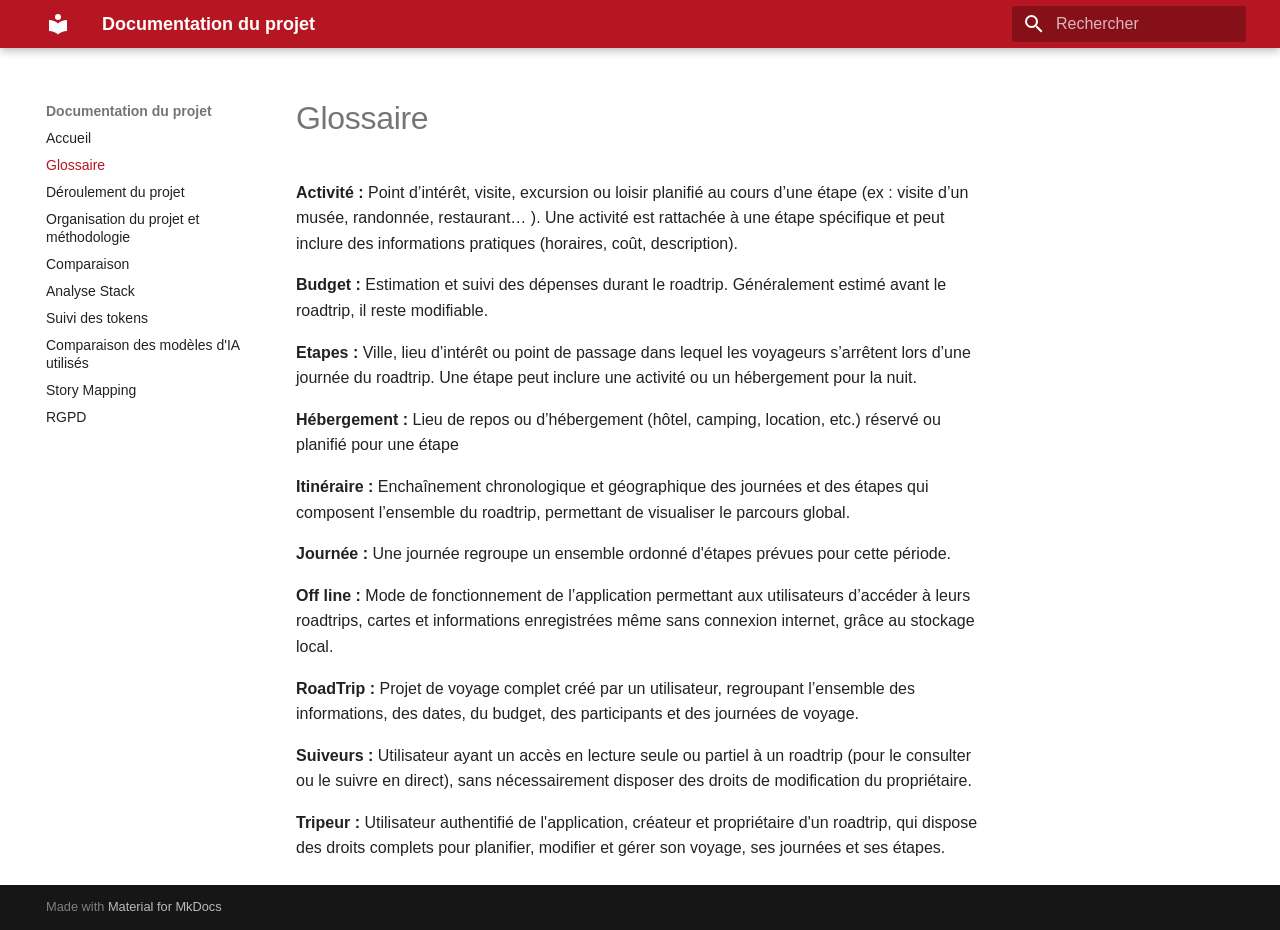
<file: glossaire/index.html>
<!doctype html>
<html lang="fr" class="no-js">
  <head>
    
      <meta charset="utf-8">
      <meta name="viewport" content="width=device-width,initial-scale=1">
      
      
      
        <link rel="canonical" href="https://Les-Baroudeurs-du-Bit.github.io/mkdocs/glossaire/">
      
      
        <link rel="prev" href="..">
      
      
        <link rel="next" href="../deroulement/">
      
      
        
      
      
      <link rel="icon" href="../assets/images/favicon.png">
      <meta name="generator" content="mkdocs-1.6.1, mkdocs-material-9.8.2">
    
    
      
        <title>Glossaire - Documentation du projet</title>
      
    
    
      <link rel="stylesheet" href="../assets/stylesheets/main.57a0d79d.min.css">
      
        
        <link rel="stylesheet" href="../assets/stylesheets/palette.fb2fffe2.min.css">
      
      


    
    
      
    
    
      
        
        
        <link rel="preconnect" href="https://fonts.gstatic.com" crossorigin>
        <link rel="stylesheet" href="https://fonts.googleapis.com/css?family=Arial:300,300i,400,400i,700,700i%7CRoboto+Mono:400,400i,700,700i&display=fallback">
        <style>:root{--md-text-font:"Arial";--md-code-font:"Roboto Mono"}</style>
      
    
    
      <link rel="stylesheet" href="../Stylesheets/extra.css">
    
    <script>__md_scope=new URL("..",location),__md_hash=e=>[...e].reduce(((e,_)=>(e<<5)-e+_.charCodeAt(0)),0),__md_get=(e,_=localStorage,t=__md_scope)=>JSON.parse(_.getItem(t.pathname+"."+e)),__md_set=(e,_,t=localStorage,a=__md_scope)=>{try{t.setItem(a.pathname+"."+e,JSON.stringify(_))}catch(e){}}</script>
    
      

    
    
  </head>
  
  
    
    
    
    
    
    <body dir="ltr" data-md-color-scheme="default" data-md-color-primary="custom" data-md-color-accent="custom">
  
    
    <input class="md-toggle" data-md-toggle="drawer" type="checkbox" id="__drawer" autocomplete="off">
    <input class="md-toggle" data-md-toggle="search" type="checkbox" id="__search" autocomplete="off">
    <label class="md-overlay" for="__drawer"></label>
    <div data-md-component="skip">
      
        
        <a href="#glossaire" class="md-skip">
          Aller au contenu
        </a>
      
    </div>
    <div data-md-component="announce">
      
    </div>
    
    
      

  

<header class="md-header md-header--shadow" data-md-component="header">
  <nav class="md-header__inner md-grid" aria-label="En-tête">
    <a href=".." title="Documentation du projet" class="md-header__button md-logo" aria-label="Documentation du projet" data-md-component="logo">
      
  
  <svg xmlns="http://www.w3.org/2000/svg" viewBox="0 0 24 24"><path d="M12 8a3 3 0 0 0 3-3 3 3 0 0 0-3-3 3 3 0 0 0-3 3 3 3 0 0 0 3 3m0 3.54C9.64 9.35 6.5 8 3 8v11c3.5 0 6.64 1.35 9 3.54 2.36-2.19 5.5-3.54 9-3.54V8c-3.5 0-6.64 1.35-9 3.54"/></svg>

    </a>
    <label class="md-header__button md-icon" for="__drawer">
      
      <svg xmlns="http://www.w3.org/2000/svg" viewBox="0 0 24 24"><path d="M3 6h18v2H3zm0 5h18v2H3zm0 5h18v2H3z"/></svg>
    </label>
    <div class="md-header__title" data-md-component="header-title">
      <div class="md-header__ellipsis">
        <div class="md-header__topic">
          <span class="md-ellipsis">
            Documentation du projet
          </span>
        </div>
        <div class="md-header__topic" data-md-component="header-topic">
          <span class="md-ellipsis">
            
              Glossaire
            
          </span>
        </div>
      </div>
    </div>
    
      
    
    
    
    
      
      
        <label class="md-header__button md-icon" for="__search">
          
          <svg xmlns="http://www.w3.org/2000/svg" viewBox="0 0 24 24"><path d="M9.5 3A6.5 6.5 0 0 1 16 9.5c0 1.61-.59 3.09-1.56 4.23l.27.27h.79l5 5-1.5 1.5-5-5v-.79l-.27-.27A6.52 6.52 0 0 1 9.5 16 6.5 6.5 0 0 1 3 9.5 6.5 6.5 0 0 1 9.5 3m0 2C7 5 5 7 5 9.5S7 14 9.5 14 14 12 14 9.5 12 5 9.5 5"/></svg>
        </label>
        <div class="md-search" data-md-component="search" role="dialog">
  <label class="md-search__overlay" for="__search"></label>
  <div class="md-search__inner" role="search">
    <form class="md-search__form" name="search">
      <input type="text" class="md-search__input" name="query" aria-label="Rechercher" placeholder="Rechercher" autocapitalize="off" autocorrect="off" autocomplete="off" spellcheck="false" data-md-component="search-query" required>
      <label class="md-search__icon md-icon" for="__search">
        
        <svg xmlns="http://www.w3.org/2000/svg" viewBox="0 0 24 24"><path d="M9.5 3A6.5 6.5 0 0 1 16 9.5c0 1.61-.59 3.09-1.56 4.23l.27.27h.79l5 5-1.5 1.5-5-5v-.79l-.27-.27A6.52 6.52 0 0 1 9.5 16 6.5 6.5 0 0 1 3 9.5 6.5 6.5 0 0 1 9.5 3m0 2C7 5 5 7 5 9.5S7 14 9.5 14 14 12 14 9.5 12 5 9.5 5"/></svg>
        
        <svg xmlns="http://www.w3.org/2000/svg" viewBox="0 0 24 24"><path d="M20 11v2H8l5.5 5.5-1.42 1.42L4.16 12l7.92-7.92L13.5 5.5 8 11z"/></svg>
      </label>
      <nav class="md-search__options" aria-label="Recherche">
        
        <button type="reset" class="md-search__icon md-icon" title="Effacer" aria-label="Effacer" tabindex="-1">
          
          <svg xmlns="http://www.w3.org/2000/svg" viewBox="0 0 24 24"><path d="M19 6.41 17.59 5 12 10.59 6.41 5 5 6.41 10.59 12 5 17.59 6.41 19 12 13.41 17.59 19 19 17.59 13.41 12z"/></svg>
        </button>
      </nav>
      
    </form>
    <div class="md-search__output">
      <div class="md-search__scrollwrap" tabindex="0" data-md-scrollfix>
        <div class="md-search-result" data-md-component="search-result">
          <div class="md-search-result__meta">
            Initialisation de la recherche
          </div>
          <ol class="md-search-result__list" role="presentation"></ol>
        </div>
      </div>
    </div>
  </div>
</div>
      
    
    
  </nav>
  
</header>
    
    <div class="md-container" data-md-component="container">
      
      
        
          
        
      
      <main class="md-main" data-md-component="main">
        <div class="md-main__inner md-grid">
          
            
              
              <div class="md-sidebar md-sidebar--primary" data-md-component="sidebar" data-md-type="navigation" >
                <div class="md-sidebar__scrollwrap">
                  <div class="md-sidebar__inner">
                    



<nav class="md-nav md-nav--primary" aria-label="Navigation" data-md-level="0">
  <label class="md-nav__title" for="__drawer">
    <a href=".." title="Documentation du projet" class="md-nav__button md-logo" aria-label="Documentation du projet" data-md-component="logo">
      
  
  <svg xmlns="http://www.w3.org/2000/svg" viewBox="0 0 24 24"><path d="M12 8a3 3 0 0 0 3-3 3 3 0 0 0-3-3 3 3 0 0 0-3 3 3 3 0 0 0 3 3m0 3.54C9.64 9.35 6.5 8 3 8v11c3.5 0 6.64 1.35 9 3.54 2.36-2.19 5.5-3.54 9-3.54V8c-3.5 0-6.64 1.35-9 3.54"/></svg>

    </a>
    Documentation du projet
  </label>
  
  <ul class="md-nav__list" data-md-scrollfix>
    
      
      
  
  
  
  
    <li class="md-nav__item">
      <a href=".." class="md-nav__link">
        
  
  
  <span class="md-ellipsis">
    
  
    Accueil
  

    
  </span>
  
  

      </a>
    </li>
  

    
      
      
  
  
    
  
  
  
    <li class="md-nav__item md-nav__item--active">
      
      <input class="md-nav__toggle md-toggle" type="checkbox" id="__toc">
      
      
        
      
      
      <a href="./" class="md-nav__link md-nav__link--active">
        
  
  
  <span class="md-ellipsis">
    
  
    Glossaire
  

    
  </span>
  
  

      </a>
      
    </li>
  

    
      
      
  
  
  
  
    <li class="md-nav__item">
      <a href="../deroulement/" class="md-nav__link">
        
  
  
  <span class="md-ellipsis">
    
  
    Déroulement du projet
  

    
  </span>
  
  

      </a>
    </li>
  

    
      
      
  
  
  
  
    <li class="md-nav__item">
      <a href="../orga-methodo/" class="md-nav__link">
        
  
  
  <span class="md-ellipsis">
    
  
    Organisation du projet et méthodologie
  

    
  </span>
  
  

      </a>
    </li>
  

    
      
      
  
  
  
  
    <li class="md-nav__item">
      <a href="../tab-comparatifs/" class="md-nav__link">
        
  
  
  <span class="md-ellipsis">
    
  
    Comparaison
  

    
  </span>
  
  

      </a>
    </li>
  

    
      
      
  
  
  
  
    <li class="md-nav__item">
      <a href="../comp-stack/" class="md-nav__link">
        
  
  
  <span class="md-ellipsis">
    
  
    Analyse Stack
  

    
  </span>
  
  

      </a>
    </li>
  

    
      
      
  
  
  
  
    <li class="md-nav__item">
      <a href="../tab-tokens/" class="md-nav__link">
        
  
  
  <span class="md-ellipsis">
    
  
    Suivi des tokens
  

    
  </span>
  
  

      </a>
    </li>
  

    
      
      
  
  
  
  
    <li class="md-nav__item">
      <a href="../modeles-ia/" class="md-nav__link">
        
  
  
  <span class="md-ellipsis">
    
  
    Comparaison des modèles d'IA utilisés
  

    
  </span>
  
  

      </a>
    </li>
  

    
      
      
  
  
  
  
    <li class="md-nav__item">
      <a href="../story-mapping/" class="md-nav__link">
        
  
  
  <span class="md-ellipsis">
    
  
    Story Mapping
  

    
  </span>
  
  

      </a>
    </li>
  

    
      
      
  
  
  
  
    <li class="md-nav__item">
      <a href="../RGPD/" class="md-nav__link">
        
  
  
  <span class="md-ellipsis">
    
  
    RGPD
  

    
  </span>
  
  

      </a>
    </li>
  

    
  </ul>
</nav>
                  </div>
                </div>
              </div>
            
            
              
              <div class="md-sidebar md-sidebar--secondary" data-md-component="sidebar" data-md-type="toc" >
                <div class="md-sidebar__scrollwrap">
                  <div class="md-sidebar__inner">
                    

<nav class="md-nav md-nav--secondary" aria-label="Table des matières">
  
  
  
    
  
  
</nav>
                  </div>
                </div>
              </div>
            
          
          
            <div class="md-content" data-md-component="content">
              
              <article class="md-content__inner md-typeset">
                
                  



<h1 id="glossaire">Glossaire</h1>
<p><strong>Activité :</strong> Point d’intérêt, visite, excursion ou loisir planifié au cours d’une étape (ex : visite d’un musée, randonnée, restaurant… ). Une activité est rattachée à une étape spécifique et peut inclure des informations pratiques (horaires, coût, description).  </p>
<p><strong>Budget :</strong> Estimation et suivi des dépenses durant le roadtrip. Généralement estimé avant le roadtrip, il reste modifiable.</p>
<p><strong>Etapes :</strong> Ville, lieu d’intérêt ou point de passage dans lequel les voyageurs s’arrêtent lors d’une journée du roadtrip. Une étape peut inclure une activité ou un hébergement pour la nuit. </p>
<p><strong>Hébergement :</strong> Lieu de repos ou d’hébergement (hôtel, camping, location, etc.) réservé ou planifié pour une étape </p>
<p><strong>Itinéraire :</strong> Enchaînement chronologique et géographique des journées et des étapes qui composent l’ensemble du roadtrip, permettant de visualiser le parcours global.  </p>
<p><strong>Journée :</strong> Une journée regroupe un ensemble ordonné d'étapes prévues pour cette période.  </p>
<p><strong>Off line :</strong> Mode de fonctionnement de l’application permettant aux utilisateurs d’accéder à leurs roadtrips, cartes et informations enregistrées même sans connexion internet, grâce au stockage local.  </p>
<p><strong>RoadTrip :</strong> Projet de voyage complet créé par un utilisateur, regroupant l’ensemble des informations, des dates, du budget, des participants et des journées de voyage.  </p>
<p><strong>Suiveurs :</strong> Utilisateur ayant un accès en lecture seule ou partiel à un roadtrip (pour le consulter ou le suivre en direct), sans nécessairement disposer des droits de modification du propriétaire.  </p>
<p><strong>Tripeur :</strong> Utilisateur authentifié de l'application, créateur et propriétaire d'un roadtrip, qui dispose des droits complets pour planifier, modifier et gérer son voyage, ses journées et ses étapes.  </p>












                
              </article>
            </div>
          
          
<script>var target=document.getElementById(location.hash.slice(1));target&&target.name&&(target.checked=target.name.startsWith("__tabbed_"))</script>
        </div>
        
      </main>
      
        <footer class="md-footer">
  
  <div class="md-footer-meta md-typeset">
    <div class="md-footer-meta__inner md-grid">
      <div class="md-copyright">
  
  
    Made with
    <a href="https://squidfunk.github.io/mkdocs-material/" target="_blank" rel="noopener">
      Material for MkDocs
    </a>
  
</div>
      
    </div>
  </div>
</footer>
      
    </div>
    <div class="md-dialog" data-md-component="dialog">
      <div class="md-dialog__inner md-typeset"></div>
    </div>
    
    
    
      
      
      <script id="__config" type="application/json">{"annotate": null, "base": "..", "features": [], "search": "../assets/javascripts/workers/search.a7633da7.min.js", "tags": null, "translations": {"clipboard.copied": "Copi\u00e9 dans le presse-papier", "clipboard.copy": "Copier dans le presse-papier", "search.result.more.one": "1 de plus sur cette page", "search.result.more.other": "# de plus sur cette page", "search.result.none": "Aucun document trouv\u00e9", "search.result.one": "1 document trouv\u00e9", "search.result.other": "# documents trouv\u00e9s", "search.result.placeholder": "Taper pour d\u00e9marrer la recherche", "search.result.term.missing": "Non trouv\u00e9", "select.version": "S\u00e9lectionner la version"}, "version": null}</script>
    
    
      <script src="../assets/javascripts/bundle.a5f9d56c.min.js"></script>
      
    
  </body>
</html>
</file>
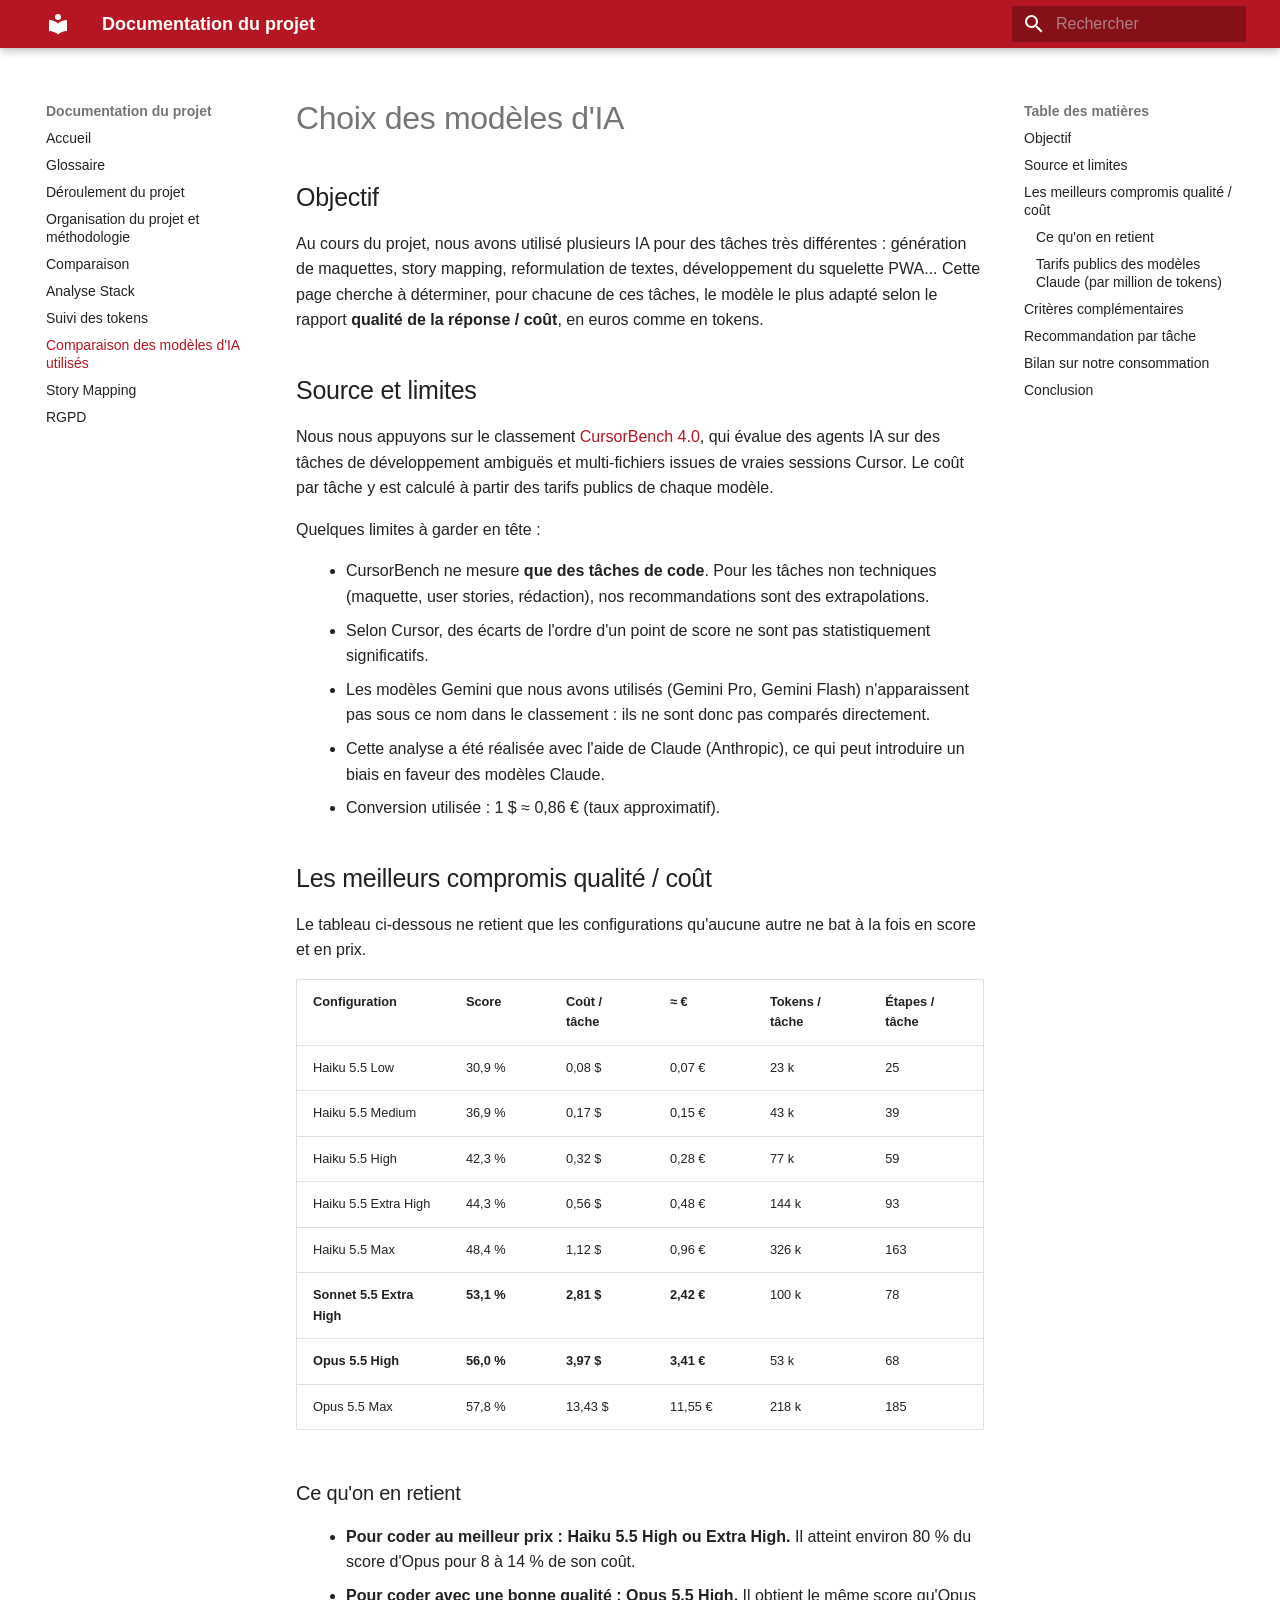
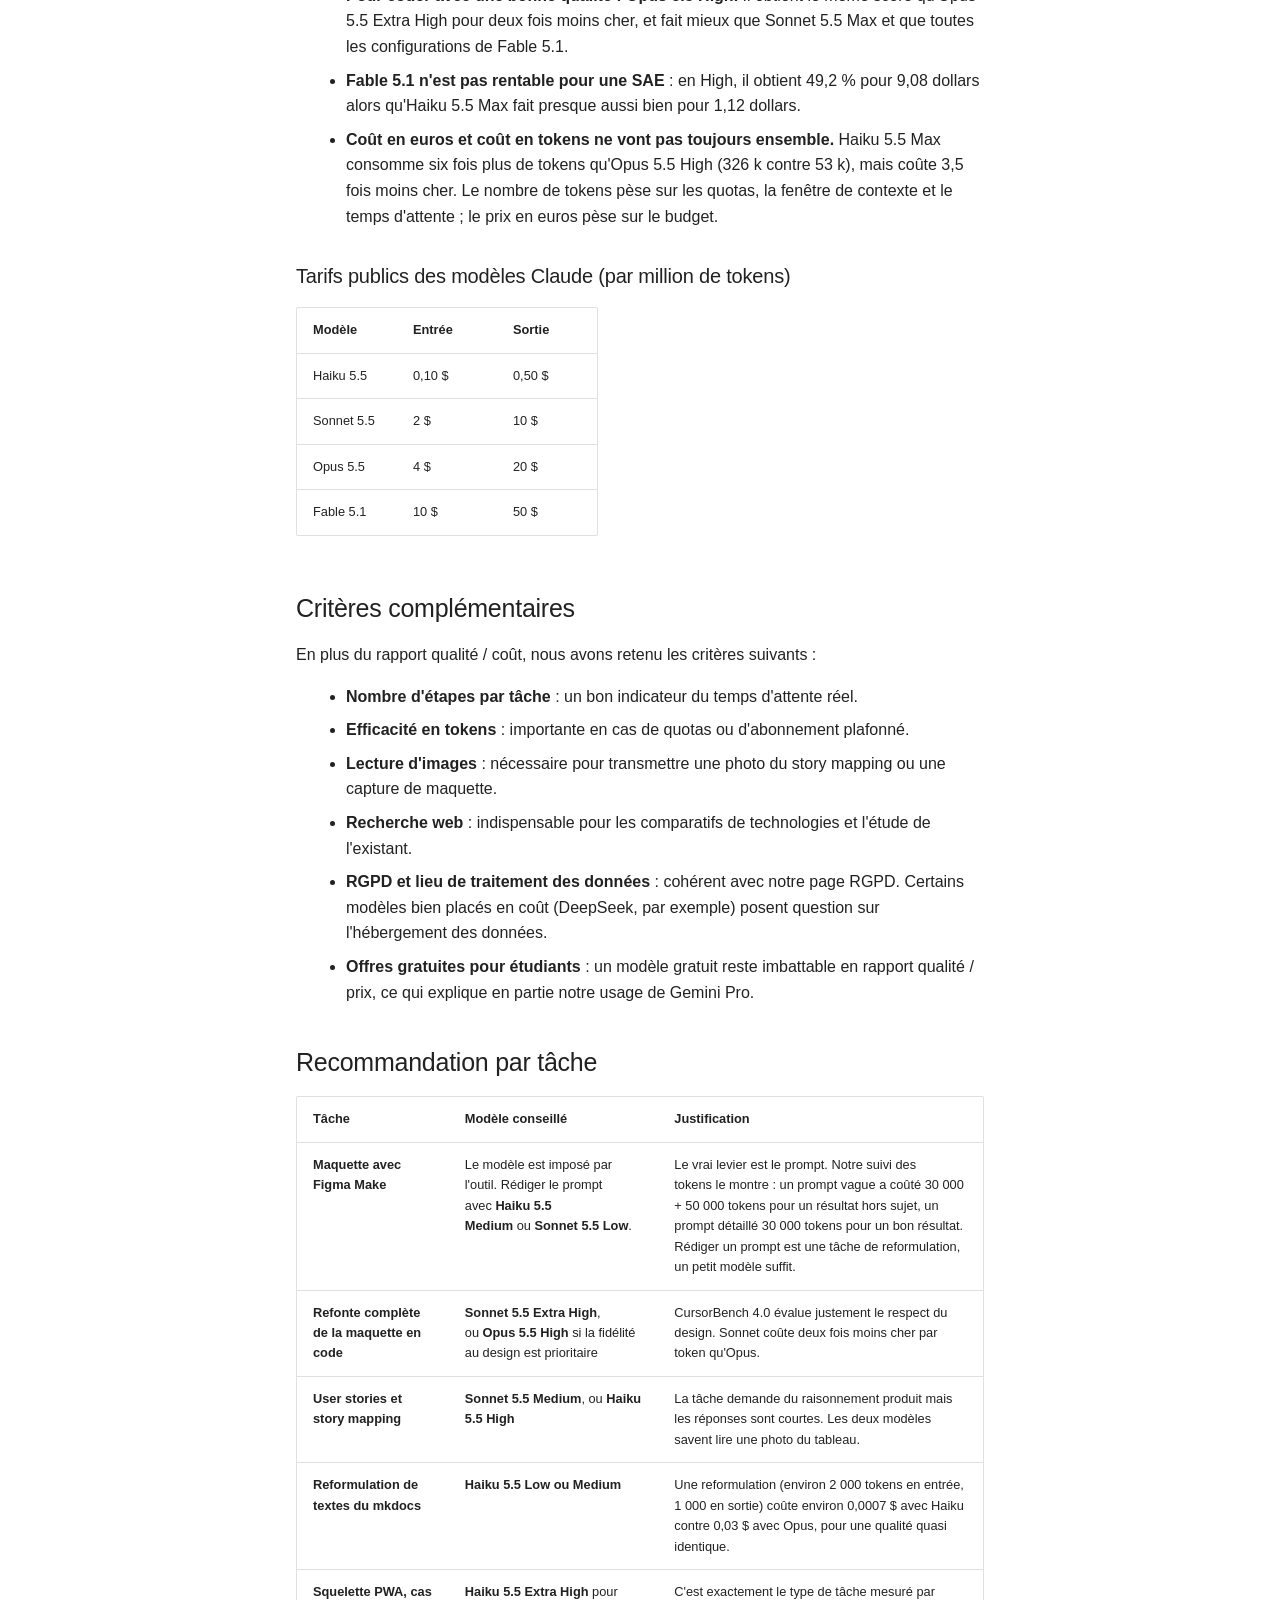
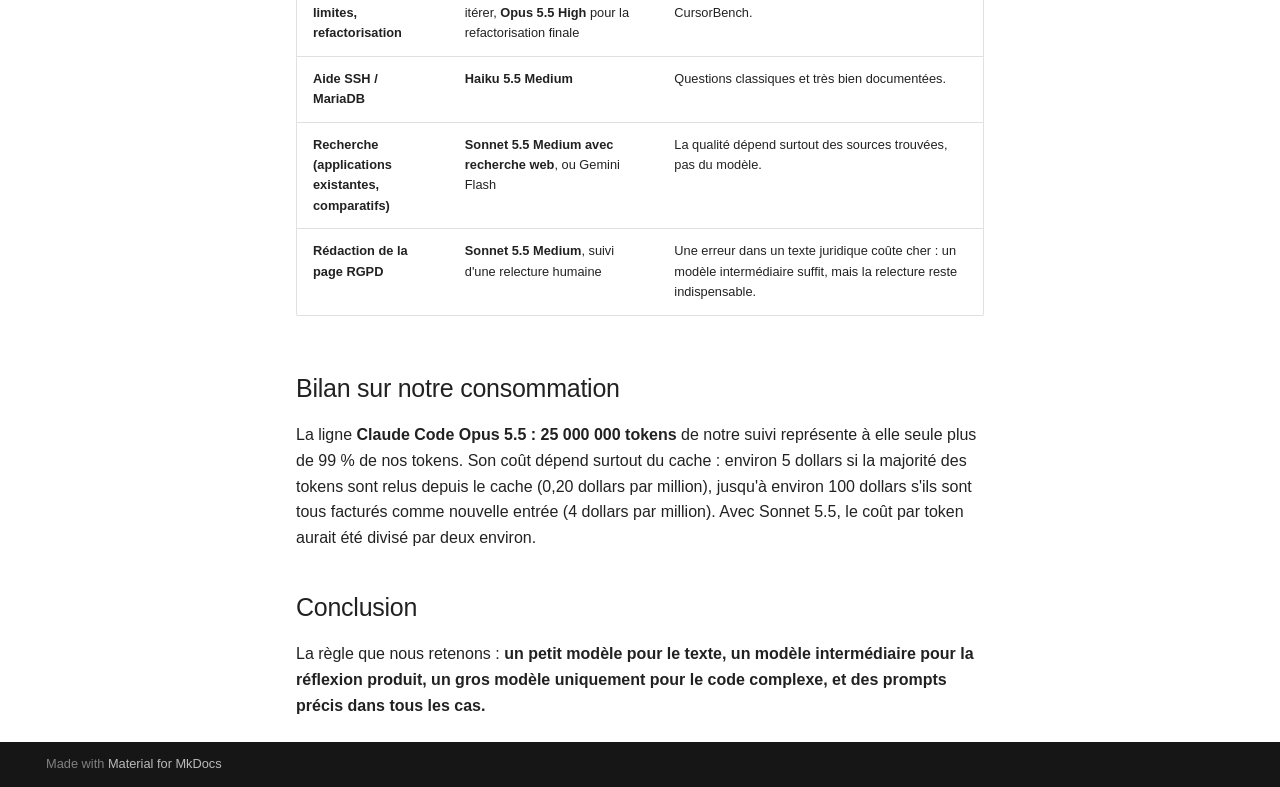
<file: modeles-ia/index.html>
<!doctype html>
<html lang="fr" class="no-js">
  <head>
    
      <meta charset="utf-8">
      <meta name="viewport" content="width=device-width,initial-scale=1">
      
      
      
        <link rel="canonical" href="https://Les-Baroudeurs-du-Bit.github.io/mkdocs/modeles-ia/">
      
      
        <link rel="prev" href="../tab-tokens/">
      
      
        <link rel="next" href="../story-mapping/">
      
      
        
      
      
      <link rel="icon" href="../assets/images/favicon.png">
      <meta name="generator" content="mkdocs-1.6.1, mkdocs-material-9.8.2">
    
    
      
        <title>Comparaison des modèles d'IA utilisés - Documentation du projet</title>
      
    
    
      <link rel="stylesheet" href="../assets/stylesheets/main.57a0d79d.min.css">
      
        
        <link rel="stylesheet" href="../assets/stylesheets/palette.fb2fffe2.min.css">
      
      


    
    
      
    
    
      
        
        
        <link rel="preconnect" href="https://fonts.gstatic.com" crossorigin>
        <link rel="stylesheet" href="https://fonts.googleapis.com/css?family=Arial:300,300i,400,400i,700,700i%7CRoboto+Mono:400,400i,700,700i&display=fallback">
        <style>:root{--md-text-font:"Arial";--md-code-font:"Roboto Mono"}</style>
      
    
    
      <link rel="stylesheet" href="../Stylesheets/extra.css">
    
    <script>__md_scope=new URL("..",location),__md_hash=e=>[...e].reduce(((e,_)=>(e<<5)-e+_.charCodeAt(0)),0),__md_get=(e,_=localStorage,t=__md_scope)=>JSON.parse(_.getItem(t.pathname+"."+e)),__md_set=(e,_,t=localStorage,a=__md_scope)=>{try{t.setItem(a.pathname+"."+e,JSON.stringify(_))}catch(e){}}</script>
    
      

    
    
  </head>
  
  
    
    
    
    
    
    <body dir="ltr" data-md-color-scheme="default" data-md-color-primary="custom" data-md-color-accent="custom">
  
    
    <input class="md-toggle" data-md-toggle="drawer" type="checkbox" id="__drawer" autocomplete="off">
    <input class="md-toggle" data-md-toggle="search" type="checkbox" id="__search" autocomplete="off">
    <label class="md-overlay" for="__drawer"></label>
    <div data-md-component="skip">
      
        
        <a href="#choix-des-modeles-dia" class="md-skip">
          Aller au contenu
        </a>
      
    </div>
    <div data-md-component="announce">
      
    </div>
    
    
      

  

<header class="md-header md-header--shadow" data-md-component="header">
  <nav class="md-header__inner md-grid" aria-label="En-tête">
    <a href=".." title="Documentation du projet" class="md-header__button md-logo" aria-label="Documentation du projet" data-md-component="logo">
      
  
  <svg xmlns="http://www.w3.org/2000/svg" viewBox="0 0 24 24"><path d="M12 8a3 3 0 0 0 3-3 3 3 0 0 0-3-3 3 3 0 0 0-3 3 3 3 0 0 0 3 3m0 3.54C9.64 9.35 6.5 8 3 8v11c3.5 0 6.64 1.35 9 3.54 2.36-2.19 5.5-3.54 9-3.54V8c-3.5 0-6.64 1.35-9 3.54"/></svg>

    </a>
    <label class="md-header__button md-icon" for="__drawer">
      
      <svg xmlns="http://www.w3.org/2000/svg" viewBox="0 0 24 24"><path d="M3 6h18v2H3zm0 5h18v2H3zm0 5h18v2H3z"/></svg>
    </label>
    <div class="md-header__title" data-md-component="header-title">
      <div class="md-header__ellipsis">
        <div class="md-header__topic">
          <span class="md-ellipsis">
            Documentation du projet
          </span>
        </div>
        <div class="md-header__topic" data-md-component="header-topic">
          <span class="md-ellipsis">
            
              Comparaison des modèles d'IA utilisés
            
          </span>
        </div>
      </div>
    </div>
    
      
    
    
    
    
      
      
        <label class="md-header__button md-icon" for="__search">
          
          <svg xmlns="http://www.w3.org/2000/svg" viewBox="0 0 24 24"><path d="M9.5 3A6.5 6.5 0 0 1 16 9.5c0 1.61-.59 3.09-1.56 4.23l.27.27h.79l5 5-1.5 1.5-5-5v-.79l-.27-.27A6.52 6.52 0 0 1 9.5 16 6.5 6.5 0 0 1 3 9.5 6.5 6.5 0 0 1 9.5 3m0 2C7 5 5 7 5 9.5S7 14 9.5 14 14 12 14 9.5 12 5 9.5 5"/></svg>
        </label>
        <div class="md-search" data-md-component="search" role="dialog">
  <label class="md-search__overlay" for="__search"></label>
  <div class="md-search__inner" role="search">
    <form class="md-search__form" name="search">
      <input type="text" class="md-search__input" name="query" aria-label="Rechercher" placeholder="Rechercher" autocapitalize="off" autocorrect="off" autocomplete="off" spellcheck="false" data-md-component="search-query" required>
      <label class="md-search__icon md-icon" for="__search">
        
        <svg xmlns="http://www.w3.org/2000/svg" viewBox="0 0 24 24"><path d="M9.5 3A6.5 6.5 0 0 1 16 9.5c0 1.61-.59 3.09-1.56 4.23l.27.27h.79l5 5-1.5 1.5-5-5v-.79l-.27-.27A6.52 6.52 0 0 1 9.5 16 6.5 6.5 0 0 1 3 9.5 6.5 6.5 0 0 1 9.5 3m0 2C7 5 5 7 5 9.5S7 14 9.5 14 14 12 14 9.5 12 5 9.5 5"/></svg>
        
        <svg xmlns="http://www.w3.org/2000/svg" viewBox="0 0 24 24"><path d="M20 11v2H8l5.5 5.5-1.42 1.42L4.16 12l7.92-7.92L13.5 5.5 8 11z"/></svg>
      </label>
      <nav class="md-search__options" aria-label="Recherche">
        
        <button type="reset" class="md-search__icon md-icon" title="Effacer" aria-label="Effacer" tabindex="-1">
          
          <svg xmlns="http://www.w3.org/2000/svg" viewBox="0 0 24 24"><path d="M19 6.41 17.59 5 12 10.59 6.41 5 5 6.41 10.59 12 5 17.59 6.41 19 12 13.41 17.59 19 19 17.59 13.41 12z"/></svg>
        </button>
      </nav>
      
    </form>
    <div class="md-search__output">
      <div class="md-search__scrollwrap" tabindex="0" data-md-scrollfix>
        <div class="md-search-result" data-md-component="search-result">
          <div class="md-search-result__meta">
            Initialisation de la recherche
          </div>
          <ol class="md-search-result__list" role="presentation"></ol>
        </div>
      </div>
    </div>
  </div>
</div>
      
    
    
  </nav>
  
</header>
    
    <div class="md-container" data-md-component="container">
      
      
        
          
        
      
      <main class="md-main" data-md-component="main">
        <div class="md-main__inner md-grid">
          
            
              
              <div class="md-sidebar md-sidebar--primary" data-md-component="sidebar" data-md-type="navigation" >
                <div class="md-sidebar__scrollwrap">
                  <div class="md-sidebar__inner">
                    



<nav class="md-nav md-nav--primary" aria-label="Navigation" data-md-level="0">
  <label class="md-nav__title" for="__drawer">
    <a href=".." title="Documentation du projet" class="md-nav__button md-logo" aria-label="Documentation du projet" data-md-component="logo">
      
  
  <svg xmlns="http://www.w3.org/2000/svg" viewBox="0 0 24 24"><path d="M12 8a3 3 0 0 0 3-3 3 3 0 0 0-3-3 3 3 0 0 0-3 3 3 3 0 0 0 3 3m0 3.54C9.64 9.35 6.5 8 3 8v11c3.5 0 6.64 1.35 9 3.54 2.36-2.19 5.5-3.54 9-3.54V8c-3.5 0-6.64 1.35-9 3.54"/></svg>

    </a>
    Documentation du projet
  </label>
  
  <ul class="md-nav__list" data-md-scrollfix>
    
      
      
  
  
  
  
    <li class="md-nav__item">
      <a href=".." class="md-nav__link">
        
  
  
  <span class="md-ellipsis">
    
  
    Accueil
  

    
  </span>
  
  

      </a>
    </li>
  

    
      
      
  
  
  
  
    <li class="md-nav__item">
      <a href="../glossaire/" class="md-nav__link">
        
  
  
  <span class="md-ellipsis">
    
  
    Glossaire
  

    
  </span>
  
  

      </a>
    </li>
  

    
      
      
  
  
  
  
    <li class="md-nav__item">
      <a href="../deroulement/" class="md-nav__link">
        
  
  
  <span class="md-ellipsis">
    
  
    Déroulement du projet
  

    
  </span>
  
  

      </a>
    </li>
  

    
      
      
  
  
  
  
    <li class="md-nav__item">
      <a href="../orga-methodo/" class="md-nav__link">
        
  
  
  <span class="md-ellipsis">
    
  
    Organisation du projet et méthodologie
  

    
  </span>
  
  

      </a>
    </li>
  

    
      
      
  
  
  
  
    <li class="md-nav__item">
      <a href="../tab-comparatifs/" class="md-nav__link">
        
  
  
  <span class="md-ellipsis">
    
  
    Comparaison
  

    
  </span>
  
  

      </a>
    </li>
  

    
      
      
  
  
  
  
    <li class="md-nav__item">
      <a href="../comp-stack/" class="md-nav__link">
        
  
  
  <span class="md-ellipsis">
    
  
    Analyse Stack
  

    
  </span>
  
  

      </a>
    </li>
  

    
      
      
  
  
  
  
    <li class="md-nav__item">
      <a href="../tab-tokens/" class="md-nav__link">
        
  
  
  <span class="md-ellipsis">
    
  
    Suivi des tokens
  

    
  </span>
  
  

      </a>
    </li>
  

    
      
      
  
  
    
  
  
  
    <li class="md-nav__item md-nav__item--active">
      
      <input class="md-nav__toggle md-toggle" type="checkbox" id="__toc">
      
      
        
      
      
        <label class="md-nav__link md-nav__link--active" for="__toc">
          
  
  
  <span class="md-ellipsis">
    
  
    Comparaison des modèles d'IA utilisés
  

    
  </span>
  
  

          <span class="md-nav__icon md-icon"></span>
        </label>
      
      <a href="./" class="md-nav__link md-nav__link--active">
        
  
  
  <span class="md-ellipsis">
    
  
    Comparaison des modèles d'IA utilisés
  

    
  </span>
  
  

      </a>
      
        

<nav class="md-nav md-nav--secondary" aria-label="Table des matières">
  
  
  
    
  
  
    <label class="md-nav__title" for="__toc">
      <span class="md-nav__icon md-icon"></span>
      Table des matières
    </label>
    <ul class="md-nav__list" data-md-component="toc" data-md-scrollfix>
      
        <li class="md-nav__item">
  <a href="#objectif" class="md-nav__link">
    <span class="md-ellipsis">
      
        Objectif
      
    </span>
  </a>
  
</li>
      
        <li class="md-nav__item">
  <a href="#source-et-limites" class="md-nav__link">
    <span class="md-ellipsis">
      
        Source et limites
      
    </span>
  </a>
  
</li>
      
        <li class="md-nav__item">
  <a href="#les-meilleurs-compromis-qualite-cout" class="md-nav__link">
    <span class="md-ellipsis">
      
        Les meilleurs compromis qualité / coût
      
    </span>
  </a>
  
    <nav class="md-nav" aria-label="Les meilleurs compromis qualité / coût">
      <ul class="md-nav__list">
        
          <li class="md-nav__item">
  <a href="#ce-quon-en-retient" class="md-nav__link">
    <span class="md-ellipsis">
      
        Ce qu'on en retient
      
    </span>
  </a>
  
</li>
        
          <li class="md-nav__item">
  <a href="#tarifs-publics-des-modeles-claude-par-million-de-tokens" class="md-nav__link">
    <span class="md-ellipsis">
      
        Tarifs publics des modèles Claude (par million de tokens)
      
    </span>
  </a>
  
</li>
        
      </ul>
    </nav>
  
</li>
      
        <li class="md-nav__item">
  <a href="#criteres-complementaires" class="md-nav__link">
    <span class="md-ellipsis">
      
        Critères complémentaires
      
    </span>
  </a>
  
</li>
      
        <li class="md-nav__item">
  <a href="#recommandation-par-tache" class="md-nav__link">
    <span class="md-ellipsis">
      
        Recommandation par tâche
      
    </span>
  </a>
  
</li>
      
        <li class="md-nav__item">
  <a href="#bilan-sur-notre-consommation" class="md-nav__link">
    <span class="md-ellipsis">
      
        Bilan sur notre consommation
      
    </span>
  </a>
  
</li>
      
        <li class="md-nav__item">
  <a href="#conclusion" class="md-nav__link">
    <span class="md-ellipsis">
      
        Conclusion
      
    </span>
  </a>
  
</li>
      
    </ul>
  
</nav>
      
    </li>
  

    
      
      
  
  
  
  
    <li class="md-nav__item">
      <a href="../story-mapping/" class="md-nav__link">
        
  
  
  <span class="md-ellipsis">
    
  
    Story Mapping
  

    
  </span>
  
  

      </a>
    </li>
  

    
      
      
  
  
  
  
    <li class="md-nav__item">
      <a href="../RGPD/" class="md-nav__link">
        
  
  
  <span class="md-ellipsis">
    
  
    RGPD
  

    
  </span>
  
  

      </a>
    </li>
  

    
  </ul>
</nav>
                  </div>
                </div>
              </div>
            
            
              
              <div class="md-sidebar md-sidebar--secondary" data-md-component="sidebar" data-md-type="toc" >
                <div class="md-sidebar__scrollwrap">
                  <div class="md-sidebar__inner">
                    

<nav class="md-nav md-nav--secondary" aria-label="Table des matières">
  
  
  
    
  
  
    <label class="md-nav__title" for="__toc">
      <span class="md-nav__icon md-icon"></span>
      Table des matières
    </label>
    <ul class="md-nav__list" data-md-component="toc" data-md-scrollfix>
      
        <li class="md-nav__item">
  <a href="#objectif" class="md-nav__link">
    <span class="md-ellipsis">
      
        Objectif
      
    </span>
  </a>
  
</li>
      
        <li class="md-nav__item">
  <a href="#source-et-limites" class="md-nav__link">
    <span class="md-ellipsis">
      
        Source et limites
      
    </span>
  </a>
  
</li>
      
        <li class="md-nav__item">
  <a href="#les-meilleurs-compromis-qualite-cout" class="md-nav__link">
    <span class="md-ellipsis">
      
        Les meilleurs compromis qualité / coût
      
    </span>
  </a>
  
    <nav class="md-nav" aria-label="Les meilleurs compromis qualité / coût">
      <ul class="md-nav__list">
        
          <li class="md-nav__item">
  <a href="#ce-quon-en-retient" class="md-nav__link">
    <span class="md-ellipsis">
      
        Ce qu'on en retient
      
    </span>
  </a>
  
</li>
        
          <li class="md-nav__item">
  <a href="#tarifs-publics-des-modeles-claude-par-million-de-tokens" class="md-nav__link">
    <span class="md-ellipsis">
      
        Tarifs publics des modèles Claude (par million de tokens)
      
    </span>
  </a>
  
</li>
        
      </ul>
    </nav>
  
</li>
      
        <li class="md-nav__item">
  <a href="#criteres-complementaires" class="md-nav__link">
    <span class="md-ellipsis">
      
        Critères complémentaires
      
    </span>
  </a>
  
</li>
      
        <li class="md-nav__item">
  <a href="#recommandation-par-tache" class="md-nav__link">
    <span class="md-ellipsis">
      
        Recommandation par tâche
      
    </span>
  </a>
  
</li>
      
        <li class="md-nav__item">
  <a href="#bilan-sur-notre-consommation" class="md-nav__link">
    <span class="md-ellipsis">
      
        Bilan sur notre consommation
      
    </span>
  </a>
  
</li>
      
        <li class="md-nav__item">
  <a href="#conclusion" class="md-nav__link">
    <span class="md-ellipsis">
      
        Conclusion
      
    </span>
  </a>
  
</li>
      
    </ul>
  
</nav>
                  </div>
                </div>
              </div>
            
          
          
            <div class="md-content" data-md-component="content">
              
              <article class="md-content__inner md-typeset">
                
                  



<h1 id="choix-des-modeles-dia">Choix des modèles d'IA</h1>
<h2 id="objectif">Objectif</h2>
<p>Au cours du projet, nous avons utilisé plusieurs IA pour des tâches très différentes : génération de maquettes, story mapping, reformulation de textes, développement du squelette PWA... Cette page cherche à déterminer, pour chacune de ces tâches, le modèle le plus adapté selon le rapport <strong>qualité de la réponse / coût</strong>, en euros comme en tokens.</p>
<h2 id="source-et-limites">Source et limites</h2>
<p>Nous nous appuyons sur le classement <a href="https://cursor.com/cursorbench">CursorBench 4.0</a>, qui évalue des agents IA sur des tâches de développement ambiguës et multi-fichiers issues de vraies sessions Cursor. Le coût par tâche y est calculé à partir des tarifs publics de chaque modèle.</p>
<p>Quelques limites à garder en tête :</p>
<ul>
<li>CursorBench ne mesure <strong>que des tâches de code</strong>. Pour les tâches non techniques (maquette, user stories, rédaction), nos recommandations sont des extrapolations.</li>
<li>Selon Cursor, des écarts de l'ordre d'un point de score ne sont pas statistiquement significatifs.</li>
<li>Les modèles Gemini que nous avons utilisés (Gemini Pro, Gemini Flash) n'apparaissent pas sous ce nom dans le classement : ils ne sont donc pas comparés directement.</li>
<li>Cette analyse a été réalisée avec l'aide de Claude (Anthropic), ce qui peut introduire un biais en faveur des modèles Claude.</li>
<li>Conversion utilisée : 1 $ ≈ 0,86 € (taux approximatif).</li>
</ul>
<h2 id="les-meilleurs-compromis-qualite-cout">Les meilleurs compromis qualité / coût</h2>
<p>Le tableau ci-dessous ne retient que les configurations qu'aucune autre ne bat à la fois en score et en prix.</p>
<table>
<thead>
<tr>
<th>Configuration</th>
<th>Score</th>
<th>Coût / tâche</th>
<th>≈ €</th>
<th>Tokens / tâche</th>
<th>Étapes / tâche</th>
</tr>
</thead>
<tbody>
<tr>
<td>Haiku 5.5 Low</td>
<td>30,9 %</td>
<td>0,08 $</td>
<td>0,07 €</td>
<td>23 k</td>
<td>25</td>
</tr>
<tr>
<td>Haiku 5.5 Medium</td>
<td>36,9 %</td>
<td>0,17 $</td>
<td>0,15 €</td>
<td>43 k</td>
<td>39</td>
</tr>
<tr>
<td>Haiku 5.5 High</td>
<td>42,3 %</td>
<td>0,32 $</td>
<td>0,28 €</td>
<td>77 k</td>
<td>59</td>
</tr>
<tr>
<td>Haiku 5.5 Extra High</td>
<td>44,3 %</td>
<td>0,56 $</td>
<td>0,48 €</td>
<td>144 k</td>
<td>93</td>
</tr>
<tr>
<td>Haiku 5.5 Max</td>
<td>48,4 %</td>
<td>1,12 $</td>
<td>0,96 €</td>
<td>326 k</td>
<td>163</td>
</tr>
<tr>
<td><strong>Sonnet 5.5 Extra High</strong></td>
<td><strong>53,1 %</strong></td>
<td><strong>2,81 $</strong></td>
<td><strong>2,42 €</strong></td>
<td>100 k</td>
<td>78</td>
</tr>
<tr>
<td><strong>Opus 5.5 High</strong></td>
<td><strong>56,0 %</strong></td>
<td><strong>3,97 $</strong></td>
<td><strong>3,41 €</strong></td>
<td>53 k</td>
<td>68</td>
</tr>
<tr>
<td>Opus 5.5 Max</td>
<td>57,8 %</td>
<td>13,43 $</td>
<td>11,55 €</td>
<td>218 k</td>
<td>185</td>
</tr>
</tbody>
</table>
<h3 id="ce-quon-en-retient">Ce qu'on en retient</h3>
<ul>
<li><strong>Pour coder au meilleur prix : Haiku 5.5 High ou Extra High.</strong> Il atteint environ 80 % du score d'Opus pour 8 à 14 % de son coût.</li>
<li><strong>Pour coder avec une bonne qualité : Opus 5.5 High.</strong> Il obtient le même score qu'Opus 5.5 Extra High pour deux fois moins cher, et fait mieux que Sonnet 5.5 Max et que toutes les configurations de Fable 5.1.</li>
<li><strong>Fable 5.1 n'est pas rentable pour une SAE</strong> : en High, il obtient 49,2 % pour 9,08 dollars alors qu'Haiku 5.5 Max fait presque aussi bien pour 1,12 dollars.</li>
<li><strong>Coût en euros et coût en tokens ne vont pas toujours ensemble.</strong> Haiku 5.5 Max consomme six fois plus de tokens qu'Opus 5.5 High (326 k contre 53 k), mais coûte 3,5 fois moins cher. Le nombre de tokens pèse sur les quotas, la fenêtre de contexte et le temps d'attente ; le prix en euros pèse sur le budget.</li>
</ul>
<h3 id="tarifs-publics-des-modeles-claude-par-million-de-tokens">Tarifs publics des modèles Claude (par million de tokens)</h3>
<table>
<thead>
<tr>
<th>Modèle</th>
<th>Entrée</th>
<th>Sortie</th>
</tr>
</thead>
<tbody>
<tr>
<td>Haiku 5.5</td>
<td>0,10 $</td>
<td>0,50 $</td>
</tr>
<tr>
<td>Sonnet 5.5</td>
<td>2 $</td>
<td>10 $</td>
</tr>
<tr>
<td>Opus 5.5</td>
<td>4 $</td>
<td>20 $</td>
</tr>
<tr>
<td>Fable 5.1</td>
<td>10 $</td>
<td>50 $</td>
</tr>
</tbody>
</table>
<h2 id="criteres-complementaires">Critères complémentaires</h2>
<p>En plus du rapport qualité / coût, nous avons retenu les critères suivants :</p>
<ul>
<li><strong>Nombre d'étapes par tâche</strong> : un bon indicateur du temps d'attente réel.</li>
<li><strong>Efficacité en tokens</strong> : importante en cas de quotas ou d'abonnement plafonné.</li>
<li><strong>Lecture d'images</strong> : nécessaire pour transmettre une photo du story mapping ou une capture de maquette.</li>
<li><strong>Recherche web</strong> : indispensable pour les comparatifs de technologies et l'étude de l'existant.</li>
<li><strong>RGPD et lieu de traitement des données</strong> : cohérent avec notre page RGPD. Certains modèles bien placés en coût (DeepSeek, par exemple) posent question sur l'hébergement des données.</li>
<li><strong>Offres gratuites pour étudiants</strong> : un modèle gratuit reste imbattable en rapport qualité / prix, ce qui explique en partie notre usage de Gemini Pro.</li>
</ul>
<h2 id="recommandation-par-tache">Recommandation par tâche</h2>
<table>
<thead>
<tr>
<th>Tâche</th>
<th>Modèle conseillé</th>
<th>Justification</th>
</tr>
</thead>
<tbody>
<tr>
<td><strong>Maquette avec Figma Make</strong></td>
<td>Le modèle est imposé par l'outil. Rédiger le prompt avec <strong>Haiku 5.5 Medium</strong> ou <strong>Sonnet 5.5 Low</strong>.</td>
<td>Le vrai levier est le prompt. Notre suivi des tokens le montre : un prompt vague a coûté 30 000 + 50 000 tokens pour un résultat hors sujet, un prompt détaillé 30 000 tokens pour un bon résultat. Rédiger un prompt est une tâche de reformulation, un petit modèle suffit.</td>
</tr>
<tr>
<td><strong>Refonte complète de la maquette en code</strong></td>
<td><strong>Sonnet 5.5 Extra High</strong>, ou <strong>Opus 5.5 High</strong> si la fidélité au design est prioritaire</td>
<td>CursorBench 4.0 évalue justement le respect du design. Sonnet coûte deux fois moins cher par token qu'Opus.</td>
</tr>
<tr>
<td><strong>User stories et story mapping</strong></td>
<td><strong>Sonnet 5.5 Medium</strong>, ou <strong>Haiku 5.5 High</strong></td>
<td>La tâche demande du raisonnement produit mais les réponses sont courtes. Les deux modèles savent lire une photo du tableau.</td>
</tr>
<tr>
<td><strong>Reformulation de textes du mkdocs</strong></td>
<td><strong>Haiku 5.5 Low ou Medium</strong></td>
<td>Une reformulation (environ 2 000 tokens en entrée, 1 000 en sortie) coûte environ 0,0007 $ avec Haiku contre 0,03 $ avec Opus, pour une qualité quasi identique.</td>
</tr>
<tr>
<td><strong>Squelette PWA, cas limites, refactorisation</strong></td>
<td><strong>Haiku 5.5 Extra High</strong> pour itérer, <strong>Opus 5.5 High</strong> pour la refactorisation finale</td>
<td>C'est exactement le type de tâche mesuré par CursorBench.</td>
</tr>
<tr>
<td><strong>Aide SSH / MariaDB</strong></td>
<td><strong>Haiku 5.5 Medium</strong></td>
<td>Questions classiques et très bien documentées.</td>
</tr>
<tr>
<td><strong>Recherche (applications existantes, comparatifs)</strong></td>
<td><strong>Sonnet 5.5 Medium avec recherche web</strong>, ou Gemini Flash</td>
<td>La qualité dépend surtout des sources trouvées, pas du modèle.</td>
</tr>
<tr>
<td><strong>Rédaction de la page RGPD</strong></td>
<td><strong>Sonnet 5.5 Medium</strong>, suivi d'une relecture humaine</td>
<td>Une erreur dans un texte juridique coûte cher : un modèle intermédiaire suffit, mais la relecture reste indispensable.</td>
</tr>
</tbody>
</table>
<h2 id="bilan-sur-notre-consommation">Bilan sur notre consommation</h2>
<p>La ligne <strong>Claude Code Opus 5.5 : 25 000 000 tokens</strong> de notre suivi représente à elle seule plus de 99 % de nos tokens. Son coût dépend surtout du cache : environ 5 dollars si la majorité des tokens sont relus depuis le cache (0,20 dollars par million), jusqu'à environ 100 dollars s'ils sont tous facturés comme nouvelle entrée (4 dollars par million). Avec Sonnet 5.5, le coût par token aurait été divisé par deux environ.</p>
<h2 id="conclusion">Conclusion</h2>
<p>La règle que nous retenons : <strong>un petit modèle pour le texte, un modèle intermédiaire pour la réflexion produit, un gros modèle uniquement pour le code complexe, et des prompts précis dans tous les cas.</strong></p>












                
              </article>
            </div>
          
          
<script>var target=document.getElementById(location.hash.slice(1));target&&target.name&&(target.checked=target.name.startsWith("__tabbed_"))</script>
        </div>
        
      </main>
      
        <footer class="md-footer">
  
  <div class="md-footer-meta md-typeset">
    <div class="md-footer-meta__inner md-grid">
      <div class="md-copyright">
  
  
    Made with
    <a href="https://squidfunk.github.io/mkdocs-material/" target="_blank" rel="noopener">
      Material for MkDocs
    </a>
  
</div>
      
    </div>
  </div>
</footer>
      
    </div>
    <div class="md-dialog" data-md-component="dialog">
      <div class="md-dialog__inner md-typeset"></div>
    </div>
    
    
    
      
      
      <script id="__config" type="application/json">{"annotate": null, "base": "..", "features": [], "search": "../assets/javascripts/workers/search.a7633da7.min.js", "tags": null, "translations": {"clipboard.copied": "Copi\u00e9 dans le presse-papier", "clipboard.copy": "Copier dans le presse-papier", "search.result.more.one": "1 de plus sur cette page", "search.result.more.other": "# de plus sur cette page", "search.result.none": "Aucun document trouv\u00e9", "search.result.one": "1 document trouv\u00e9", "search.result.other": "# documents trouv\u00e9s", "search.result.placeholder": "Taper pour d\u00e9marrer la recherche", "search.result.term.missing": "Non trouv\u00e9", "select.version": "S\u00e9lectionner la version"}, "version": null}</script>
    
    
      <script src="../assets/javascripts/bundle.a5f9d56c.min.js"></script>
      
    
  </body>
</html>
</file>
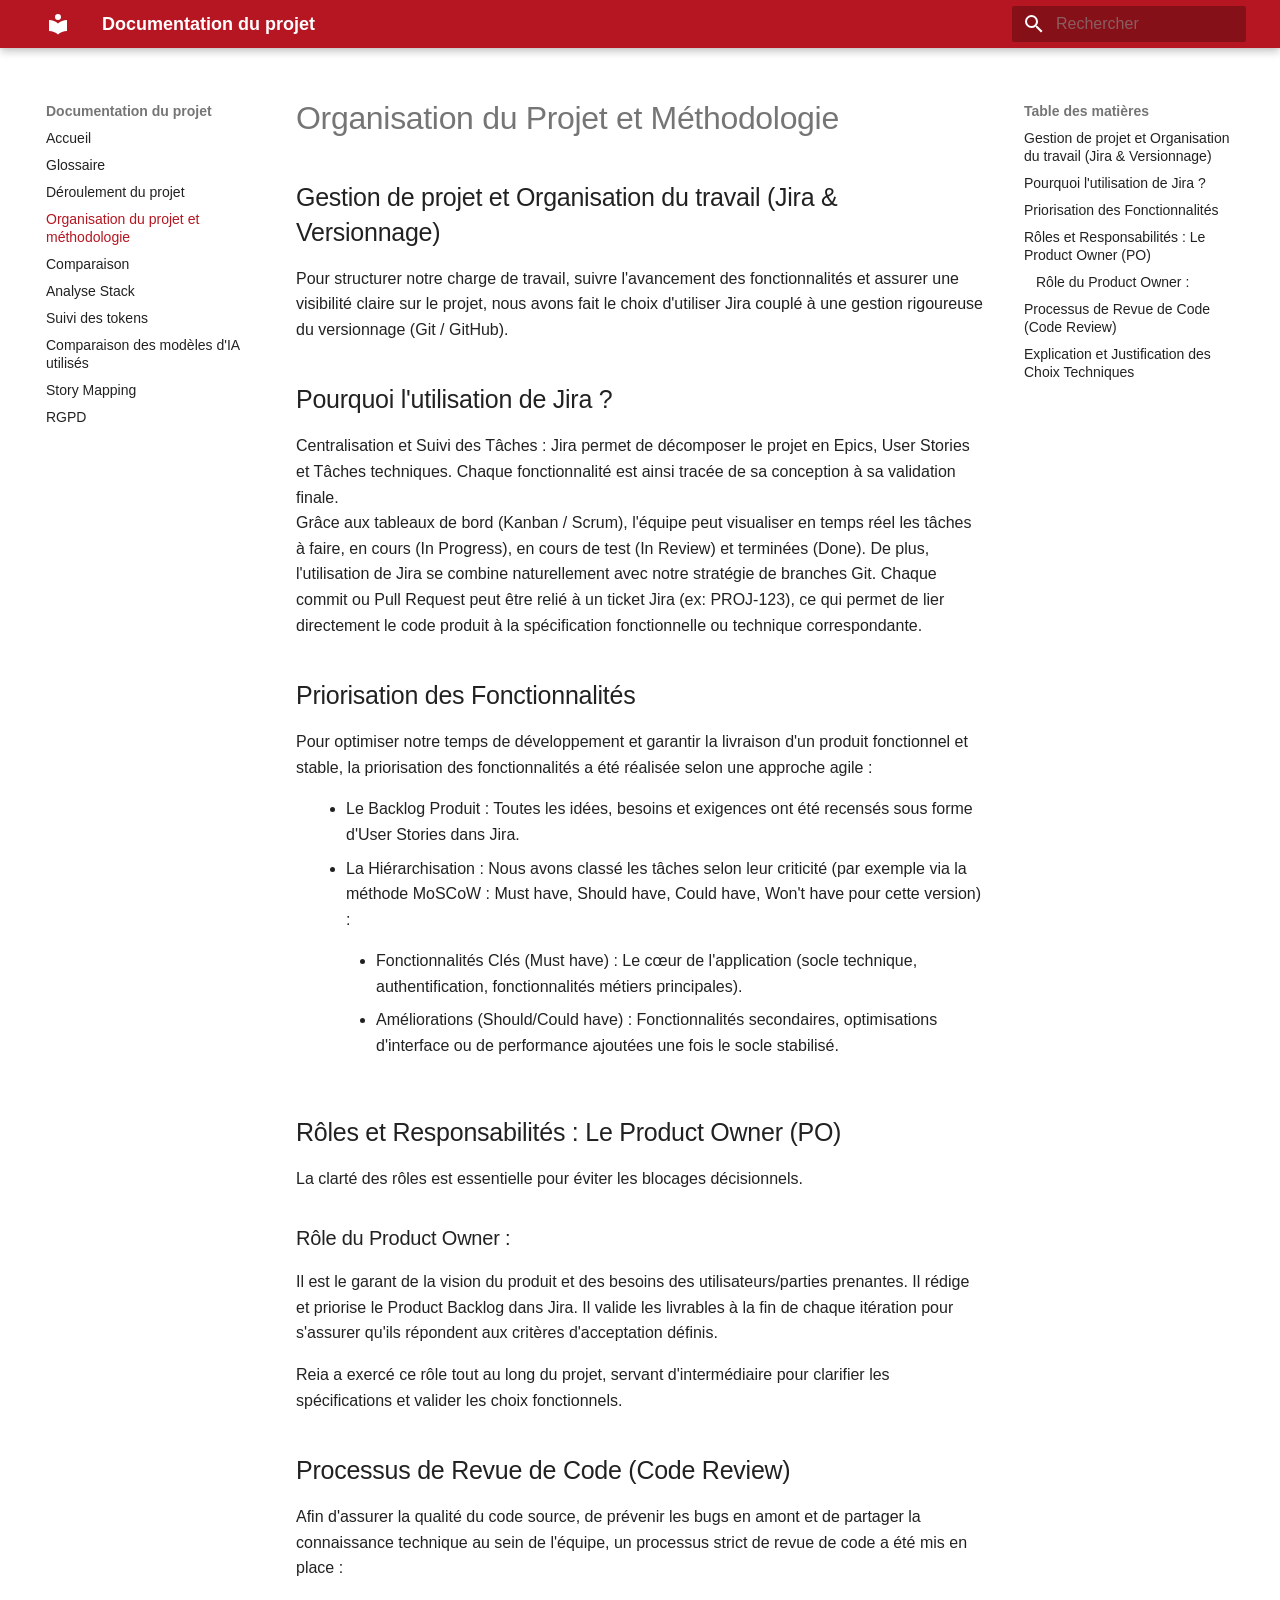
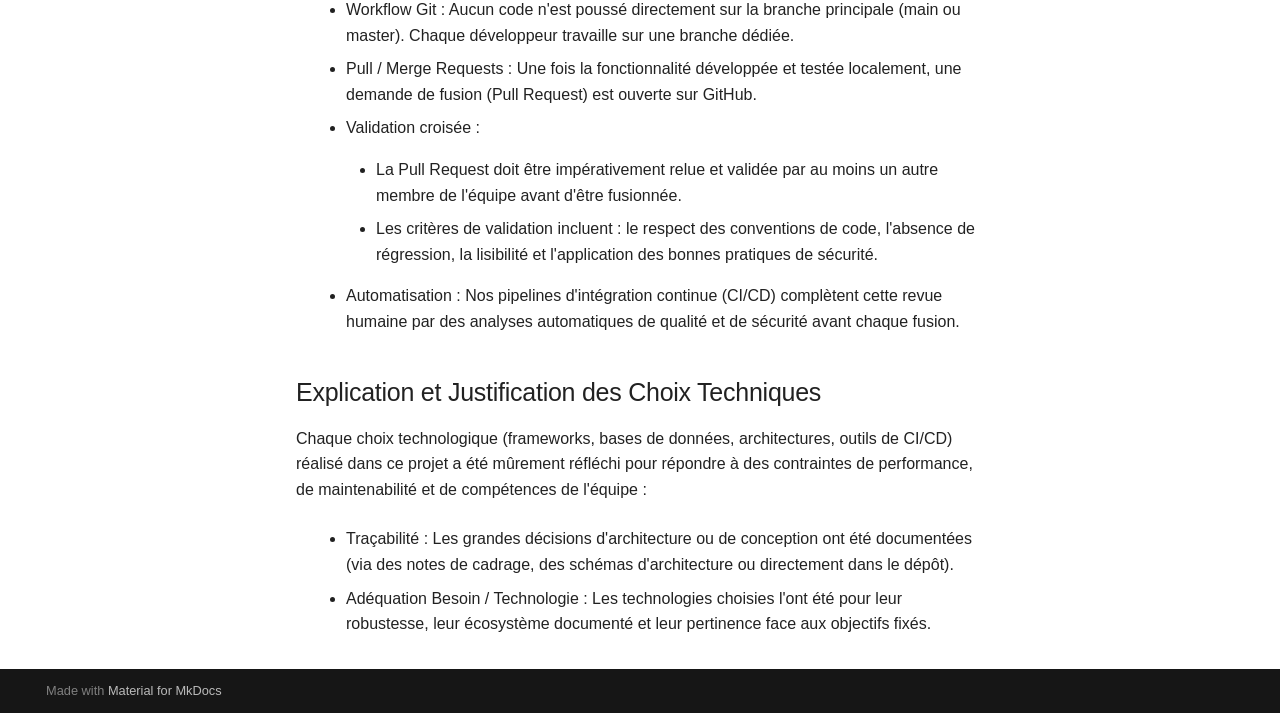
<file: orga-methodo/index.html>
<!doctype html>
<html lang="fr" class="no-js">
  <head>
    
      <meta charset="utf-8">
      <meta name="viewport" content="width=device-width,initial-scale=1">
      
      
      
        <link rel="canonical" href="https://Les-Baroudeurs-du-Bit.github.io/mkdocs/orga-methodo/">
      
      
        <link rel="prev" href="../deroulement/">
      
      
        <link rel="next" href="../tab-comparatifs/">
      
      
        
      
      
      <link rel="icon" href="../assets/images/favicon.png">
      <meta name="generator" content="mkdocs-1.6.1, mkdocs-material-9.8.2">
    
    
      
        <title>Organisation du projet et méthodologie - Documentation du projet</title>
      
    
    
      <link rel="stylesheet" href="../assets/stylesheets/main.57a0d79d.min.css">
      
        
        <link rel="stylesheet" href="../assets/stylesheets/palette.fb2fffe2.min.css">
      
      


    
    
      
    
    
      
        
        
        <link rel="preconnect" href="https://fonts.gstatic.com" crossorigin>
        <link rel="stylesheet" href="https://fonts.googleapis.com/css?family=Arial:300,300i,400,400i,700,700i%7CRoboto+Mono:400,400i,700,700i&display=fallback">
        <style>:root{--md-text-font:"Arial";--md-code-font:"Roboto Mono"}</style>
      
    
    
      <link rel="stylesheet" href="../Stylesheets/extra.css">
    
    <script>__md_scope=new URL("..",location),__md_hash=e=>[...e].reduce(((e,_)=>(e<<5)-e+_.charCodeAt(0)),0),__md_get=(e,_=localStorage,t=__md_scope)=>JSON.parse(_.getItem(t.pathname+"."+e)),__md_set=(e,_,t=localStorage,a=__md_scope)=>{try{t.setItem(a.pathname+"."+e,JSON.stringify(_))}catch(e){}}</script>
    
      

    
    
  </head>
  
  
    
    
    
    
    
    <body dir="ltr" data-md-color-scheme="default" data-md-color-primary="custom" data-md-color-accent="custom">
  
    
    <input class="md-toggle" data-md-toggle="drawer" type="checkbox" id="__drawer" autocomplete="off">
    <input class="md-toggle" data-md-toggle="search" type="checkbox" id="__search" autocomplete="off">
    <label class="md-overlay" for="__drawer"></label>
    <div data-md-component="skip">
      
        
        <a href="#organisation-du-projet-et-methodologie" class="md-skip">
          Aller au contenu
        </a>
      
    </div>
    <div data-md-component="announce">
      
    </div>
    
    
      

  

<header class="md-header md-header--shadow" data-md-component="header">
  <nav class="md-header__inner md-grid" aria-label="En-tête">
    <a href=".." title="Documentation du projet" class="md-header__button md-logo" aria-label="Documentation du projet" data-md-component="logo">
      
  
  <svg xmlns="http://www.w3.org/2000/svg" viewBox="0 0 24 24"><path d="M12 8a3 3 0 0 0 3-3 3 3 0 0 0-3-3 3 3 0 0 0-3 3 3 3 0 0 0 3 3m0 3.54C9.64 9.35 6.5 8 3 8v11c3.5 0 6.64 1.35 9 3.54 2.36-2.19 5.5-3.54 9-3.54V8c-3.5 0-6.64 1.35-9 3.54"/></svg>

    </a>
    <label class="md-header__button md-icon" for="__drawer">
      
      <svg xmlns="http://www.w3.org/2000/svg" viewBox="0 0 24 24"><path d="M3 6h18v2H3zm0 5h18v2H3zm0 5h18v2H3z"/></svg>
    </label>
    <div class="md-header__title" data-md-component="header-title">
      <div class="md-header__ellipsis">
        <div class="md-header__topic">
          <span class="md-ellipsis">
            Documentation du projet
          </span>
        </div>
        <div class="md-header__topic" data-md-component="header-topic">
          <span class="md-ellipsis">
            
              Organisation du projet et méthodologie
            
          </span>
        </div>
      </div>
    </div>
    
      
    
    
    
    
      
      
        <label class="md-header__button md-icon" for="__search">
          
          <svg xmlns="http://www.w3.org/2000/svg" viewBox="0 0 24 24"><path d="M9.5 3A6.5 6.5 0 0 1 16 9.5c0 1.61-.59 3.09-1.56 4.23l.27.27h.79l5 5-1.5 1.5-5-5v-.79l-.27-.27A6.52 6.52 0 0 1 9.5 16 6.5 6.5 0 0 1 3 9.5 6.5 6.5 0 0 1 9.5 3m0 2C7 5 5 7 5 9.5S7 14 9.5 14 14 12 14 9.5 12 5 9.5 5"/></svg>
        </label>
        <div class="md-search" data-md-component="search" role="dialog">
  <label class="md-search__overlay" for="__search"></label>
  <div class="md-search__inner" role="search">
    <form class="md-search__form" name="search">
      <input type="text" class="md-search__input" name="query" aria-label="Rechercher" placeholder="Rechercher" autocapitalize="off" autocorrect="off" autocomplete="off" spellcheck="false" data-md-component="search-query" required>
      <label class="md-search__icon md-icon" for="__search">
        
        <svg xmlns="http://www.w3.org/2000/svg" viewBox="0 0 24 24"><path d="M9.5 3A6.5 6.5 0 0 1 16 9.5c0 1.61-.59 3.09-1.56 4.23l.27.27h.79l5 5-1.5 1.5-5-5v-.79l-.27-.27A6.52 6.52 0 0 1 9.5 16 6.5 6.5 0 0 1 3 9.5 6.5 6.5 0 0 1 9.5 3m0 2C7 5 5 7 5 9.5S7 14 9.5 14 14 12 14 9.5 12 5 9.5 5"/></svg>
        
        <svg xmlns="http://www.w3.org/2000/svg" viewBox="0 0 24 24"><path d="M20 11v2H8l5.5 5.5-1.42 1.42L4.16 12l7.92-7.92L13.5 5.5 8 11z"/></svg>
      </label>
      <nav class="md-search__options" aria-label="Recherche">
        
        <button type="reset" class="md-search__icon md-icon" title="Effacer" aria-label="Effacer" tabindex="-1">
          
          <svg xmlns="http://www.w3.org/2000/svg" viewBox="0 0 24 24"><path d="M19 6.41 17.59 5 12 10.59 6.41 5 5 6.41 10.59 12 5 17.59 6.41 19 12 13.41 17.59 19 19 17.59 13.41 12z"/></svg>
        </button>
      </nav>
      
    </form>
    <div class="md-search__output">
      <div class="md-search__scrollwrap" tabindex="0" data-md-scrollfix>
        <div class="md-search-result" data-md-component="search-result">
          <div class="md-search-result__meta">
            Initialisation de la recherche
          </div>
          <ol class="md-search-result__list" role="presentation"></ol>
        </div>
      </div>
    </div>
  </div>
</div>
      
    
    
  </nav>
  
</header>
    
    <div class="md-container" data-md-component="container">
      
      
        
          
        
      
      <main class="md-main" data-md-component="main">
        <div class="md-main__inner md-grid">
          
            
              
              <div class="md-sidebar md-sidebar--primary" data-md-component="sidebar" data-md-type="navigation" >
                <div class="md-sidebar__scrollwrap">
                  <div class="md-sidebar__inner">
                    



<nav class="md-nav md-nav--primary" aria-label="Navigation" data-md-level="0">
  <label class="md-nav__title" for="__drawer">
    <a href=".." title="Documentation du projet" class="md-nav__button md-logo" aria-label="Documentation du projet" data-md-component="logo">
      
  
  <svg xmlns="http://www.w3.org/2000/svg" viewBox="0 0 24 24"><path d="M12 8a3 3 0 0 0 3-3 3 3 0 0 0-3-3 3 3 0 0 0-3 3 3 3 0 0 0 3 3m0 3.54C9.64 9.35 6.5 8 3 8v11c3.5 0 6.64 1.35 9 3.54 2.36-2.19 5.5-3.54 9-3.54V8c-3.5 0-6.64 1.35-9 3.54"/></svg>

    </a>
    Documentation du projet
  </label>
  
  <ul class="md-nav__list" data-md-scrollfix>
    
      
      
  
  
  
  
    <li class="md-nav__item">
      <a href=".." class="md-nav__link">
        
  
  
  <span class="md-ellipsis">
    
  
    Accueil
  

    
  </span>
  
  

      </a>
    </li>
  

    
      
      
  
  
  
  
    <li class="md-nav__item">
      <a href="../glossaire/" class="md-nav__link">
        
  
  
  <span class="md-ellipsis">
    
  
    Glossaire
  

    
  </span>
  
  

      </a>
    </li>
  

    
      
      
  
  
  
  
    <li class="md-nav__item">
      <a href="../deroulement/" class="md-nav__link">
        
  
  
  <span class="md-ellipsis">
    
  
    Déroulement du projet
  

    
  </span>
  
  

      </a>
    </li>
  

    
      
      
  
  
    
  
  
  
    <li class="md-nav__item md-nav__item--active">
      
      <input class="md-nav__toggle md-toggle" type="checkbox" id="__toc">
      
      
        
      
      
        <label class="md-nav__link md-nav__link--active" for="__toc">
          
  
  
  <span class="md-ellipsis">
    
  
    Organisation du projet et méthodologie
  

    
  </span>
  
  

          <span class="md-nav__icon md-icon"></span>
        </label>
      
      <a href="./" class="md-nav__link md-nav__link--active">
        
  
  
  <span class="md-ellipsis">
    
  
    Organisation du projet et méthodologie
  

    
  </span>
  
  

      </a>
      
        

<nav class="md-nav md-nav--secondary" aria-label="Table des matières">
  
  
  
    
  
  
    <label class="md-nav__title" for="__toc">
      <span class="md-nav__icon md-icon"></span>
      Table des matières
    </label>
    <ul class="md-nav__list" data-md-component="toc" data-md-scrollfix>
      
        <li class="md-nav__item">
  <a href="#gestion-de-projet-et-organisation-du-travail-jira-versionnage" class="md-nav__link">
    <span class="md-ellipsis">
      
        Gestion de projet et Organisation du travail (Jira &amp; Versionnage)
      
    </span>
  </a>
  
</li>
      
        <li class="md-nav__item">
  <a href="#pourquoi-lutilisation-de-jira" class="md-nav__link">
    <span class="md-ellipsis">
      
        Pourquoi l'utilisation de Jira ?
      
    </span>
  </a>
  
</li>
      
        <li class="md-nav__item">
  <a href="#priorisation-des-fonctionnalites" class="md-nav__link">
    <span class="md-ellipsis">
      
        Priorisation des Fonctionnalités
      
    </span>
  </a>
  
</li>
      
        <li class="md-nav__item">
  <a href="#roles-et-responsabilites-le-product-owner-po" class="md-nav__link">
    <span class="md-ellipsis">
      
        Rôles et Responsabilités : Le Product Owner (PO)
      
    </span>
  </a>
  
    <nav class="md-nav" aria-label="Rôles et Responsabilités : Le Product Owner (PO)">
      <ul class="md-nav__list">
        
          <li class="md-nav__item">
  <a href="#role-du-product-owner" class="md-nav__link">
    <span class="md-ellipsis">
      
        Rôle du Product Owner :
      
    </span>
  </a>
  
</li>
        
      </ul>
    </nav>
  
</li>
      
        <li class="md-nav__item">
  <a href="#processus-de-revue-de-code-code-review" class="md-nav__link">
    <span class="md-ellipsis">
      
        Processus de Revue de Code (Code Review)
      
    </span>
  </a>
  
</li>
      
        <li class="md-nav__item">
  <a href="#explication-et-justification-des-choix-techniques" class="md-nav__link">
    <span class="md-ellipsis">
      
        Explication et Justification des Choix Techniques
      
    </span>
  </a>
  
</li>
      
    </ul>
  
</nav>
      
    </li>
  

    
      
      
  
  
  
  
    <li class="md-nav__item">
      <a href="../tab-comparatifs/" class="md-nav__link">
        
  
  
  <span class="md-ellipsis">
    
  
    Comparaison
  

    
  </span>
  
  

      </a>
    </li>
  

    
      
      
  
  
  
  
    <li class="md-nav__item">
      <a href="../comp-stack/" class="md-nav__link">
        
  
  
  <span class="md-ellipsis">
    
  
    Analyse Stack
  

    
  </span>
  
  

      </a>
    </li>
  

    
      
      
  
  
  
  
    <li class="md-nav__item">
      <a href="../tab-tokens/" class="md-nav__link">
        
  
  
  <span class="md-ellipsis">
    
  
    Suivi des tokens
  

    
  </span>
  
  

      </a>
    </li>
  

    
      
      
  
  
  
  
    <li class="md-nav__item">
      <a href="../modeles-ia/" class="md-nav__link">
        
  
  
  <span class="md-ellipsis">
    
  
    Comparaison des modèles d'IA utilisés
  

    
  </span>
  
  

      </a>
    </li>
  

    
      
      
  
  
  
  
    <li class="md-nav__item">
      <a href="../story-mapping/" class="md-nav__link">
        
  
  
  <span class="md-ellipsis">
    
  
    Story Mapping
  

    
  </span>
  
  

      </a>
    </li>
  

    
      
      
  
  
  
  
    <li class="md-nav__item">
      <a href="../RGPD/" class="md-nav__link">
        
  
  
  <span class="md-ellipsis">
    
  
    RGPD
  

    
  </span>
  
  

      </a>
    </li>
  

    
  </ul>
</nav>
                  </div>
                </div>
              </div>
            
            
              
              <div class="md-sidebar md-sidebar--secondary" data-md-component="sidebar" data-md-type="toc" >
                <div class="md-sidebar__scrollwrap">
                  <div class="md-sidebar__inner">
                    

<nav class="md-nav md-nav--secondary" aria-label="Table des matières">
  
  
  
    
  
  
    <label class="md-nav__title" for="__toc">
      <span class="md-nav__icon md-icon"></span>
      Table des matières
    </label>
    <ul class="md-nav__list" data-md-component="toc" data-md-scrollfix>
      
        <li class="md-nav__item">
  <a href="#gestion-de-projet-et-organisation-du-travail-jira-versionnage" class="md-nav__link">
    <span class="md-ellipsis">
      
        Gestion de projet et Organisation du travail (Jira &amp; Versionnage)
      
    </span>
  </a>
  
</li>
      
        <li class="md-nav__item">
  <a href="#pourquoi-lutilisation-de-jira" class="md-nav__link">
    <span class="md-ellipsis">
      
        Pourquoi l'utilisation de Jira ?
      
    </span>
  </a>
  
</li>
      
        <li class="md-nav__item">
  <a href="#priorisation-des-fonctionnalites" class="md-nav__link">
    <span class="md-ellipsis">
      
        Priorisation des Fonctionnalités
      
    </span>
  </a>
  
</li>
      
        <li class="md-nav__item">
  <a href="#roles-et-responsabilites-le-product-owner-po" class="md-nav__link">
    <span class="md-ellipsis">
      
        Rôles et Responsabilités : Le Product Owner (PO)
      
    </span>
  </a>
  
    <nav class="md-nav" aria-label="Rôles et Responsabilités : Le Product Owner (PO)">
      <ul class="md-nav__list">
        
          <li class="md-nav__item">
  <a href="#role-du-product-owner" class="md-nav__link">
    <span class="md-ellipsis">
      
        Rôle du Product Owner :
      
    </span>
  </a>
  
</li>
        
      </ul>
    </nav>
  
</li>
      
        <li class="md-nav__item">
  <a href="#processus-de-revue-de-code-code-review" class="md-nav__link">
    <span class="md-ellipsis">
      
        Processus de Revue de Code (Code Review)
      
    </span>
  </a>
  
</li>
      
        <li class="md-nav__item">
  <a href="#explication-et-justification-des-choix-techniques" class="md-nav__link">
    <span class="md-ellipsis">
      
        Explication et Justification des Choix Techniques
      
    </span>
  </a>
  
</li>
      
    </ul>
  
</nav>
                  </div>
                </div>
              </div>
            
          
          
            <div class="md-content" data-md-component="content">
              
              <article class="md-content__inner md-typeset">
                
                  



<h1 id="organisation-du-projet-et-methodologie">Organisation du Projet et Méthodologie</h1>
<h2 id="gestion-de-projet-et-organisation-du-travail-jira-versionnage">Gestion de projet et Organisation du travail (Jira &amp; Versionnage)</h2>
<p>Pour structurer notre charge de travail, suivre l'avancement des fonctionnalités et assurer une visibilité claire sur le projet, nous avons fait le choix d'utiliser Jira couplé à une gestion rigoureuse du versionnage (Git / GitHub).</p>
<h2 id="pourquoi-lutilisation-de-jira">Pourquoi l'utilisation de Jira ?</h2>
<p>Centralisation et Suivi des Tâches : Jira permet de décomposer le projet en Epics, User Stories et Tâches techniques. Chaque fonctionnalité est ainsi tracée de sa conception à sa validation finale.<br />
Grâce aux tableaux de bord (Kanban / Scrum), l'équipe peut visualiser en temps réel les tâches à faire, en cours (In Progress), en cours de test (In Review) et terminées (Done). De plus, l'utilisation de Jira se combine naturellement avec notre stratégie de branches Git. Chaque commit ou Pull Request peut être relié à un ticket Jira (ex: PROJ-123), ce qui permet de lier directement le code produit à la spécification fonctionnelle ou technique correspondante.</p>
<h2 id="priorisation-des-fonctionnalites">Priorisation des Fonctionnalités</h2>
<p>Pour optimiser notre temps de développement et garantir la livraison d'un produit fonctionnel et stable, la priorisation des fonctionnalités a été réalisée selon une approche agile :</p>
<ul>
    <li>Le Backlog Produit : Toutes les idées, besoins et exigences ont été recensés sous forme d'User Stories dans Jira.</li>
    <li>La Hiérarchisation : Nous avons classé les tâches selon leur criticité (par exemple via la méthode MoSCoW : Must have, Should have, Could have, Won't have pour cette version) :</li>
    <ul>
        <li>Fonctionnalités Clés (Must have) : Le cœur de l'application (socle technique, authentification, fonctionnalités métiers principales).</li>
        <li>Améliorations (Should/Could have) : Fonctionnalités secondaires, optimisations d'interface ou de performance ajoutées une fois le socle stabilisé.</li>
    </ul>
</ul>

<h2 id="roles-et-responsabilites-le-product-owner-po">Rôles et Responsabilités : Le Product Owner (PO)</h2>
<p>La clarté des rôles est essentielle pour éviter les blocages décisionnels.</p>
<h3 id="role-du-product-owner">Rôle du Product Owner :</h3>
<p>Il est le garant de la vision du produit et des besoins des utilisateurs/parties prenantes. Il rédige et priorise le Product Backlog dans Jira. Il valide les livrables à la fin de chaque itération pour s'assurer qu'ils répondent aux critères d'acceptation définis.  </p>
<p>Reia a exercé ce rôle tout au long du projet, servant d'intermédiaire pour clarifier les spécifications et valider les choix fonctionnels.</p>
<h2 id="processus-de-revue-de-code-code-review">Processus de Revue de Code (Code Review)</h2>
<p>Afin d'assurer la qualité du code source, de prévenir les bugs en amont et de partager la connaissance technique au sein de l'équipe, un processus strict de revue de code a été mis en place :</p>
<ul>
    <li>Workflow Git : Aucun code n'est poussé directement sur la branche principale (main ou master). Chaque développeur travaille sur une branche dédiée.</li>
    <li>Pull / Merge Requests : Une fois la fonctionnalité développée et testée localement, une demande de fusion (Pull Request) est ouverte sur GitHub.</li>
    <li>Validation croisée :</li>
    <ul>
        <li>La Pull Request doit être impérativement relue et validée par au moins un autre membre de l'équipe avant d'être fusionnée.</li>
        <li>Les critères de validation incluent : le respect des conventions de code, l'absence de régression, la lisibilité et l'application des bonnes pratiques de sécurité.</li>
    </ul>
    <li>Automatisation : Nos pipelines d'intégration continue (CI/CD) complètent cette revue humaine par des analyses automatiques de qualité et de sécurité avant chaque fusion.</li>
</ul>

<h2 id="explication-et-justification-des-choix-techniques">Explication et Justification des Choix Techniques</h2>
<p>Chaque choix technologique (frameworks, bases de données, architectures, outils de CI/CD) réalisé dans ce projet a été mûrement réfléchi pour répondre à des contraintes de performance, de maintenabilité et de compétences de l'équipe :</p>
<ul>
<li>
<p>Traçabilité : Les grandes décisions d'architecture ou de conception ont été documentées (via des notes de cadrage, des schémas d'architecture ou directement dans le dépôt).</p>
</li>
<li>
<p>Adéquation Besoin / Technologie : Les technologies choisies l'ont été pour leur robustesse, leur écosystème documenté et leur pertinence face aux objectifs fixés.</p>
</li>
</ul>












                
              </article>
            </div>
          
          
<script>var target=document.getElementById(location.hash.slice(1));target&&target.name&&(target.checked=target.name.startsWith("__tabbed_"))</script>
        </div>
        
      </main>
      
        <footer class="md-footer">
  
  <div class="md-footer-meta md-typeset">
    <div class="md-footer-meta__inner md-grid">
      <div class="md-copyright">
  
  
    Made with
    <a href="https://squidfunk.github.io/mkdocs-material/" target="_blank" rel="noopener">
      Material for MkDocs
    </a>
  
</div>
      
    </div>
  </div>
</footer>
      
    </div>
    <div class="md-dialog" data-md-component="dialog">
      <div class="md-dialog__inner md-typeset"></div>
    </div>
    
    
    
      
      
      <script id="__config" type="application/json">{"annotate": null, "base": "..", "features": [], "search": "../assets/javascripts/workers/search.a7633da7.min.js", "tags": null, "translations": {"clipboard.copied": "Copi\u00e9 dans le presse-papier", "clipboard.copy": "Copier dans le presse-papier", "search.result.more.one": "1 de plus sur cette page", "search.result.more.other": "# de plus sur cette page", "search.result.none": "Aucun document trouv\u00e9", "search.result.one": "1 document trouv\u00e9", "search.result.other": "# documents trouv\u00e9s", "search.result.placeholder": "Taper pour d\u00e9marrer la recherche", "search.result.term.missing": "Non trouv\u00e9", "select.version": "S\u00e9lectionner la version"}, "version": null}</script>
    
    
      <script src="../assets/javascripts/bundle.a5f9d56c.min.js"></script>
      
    
  </body>
</html>
</file>
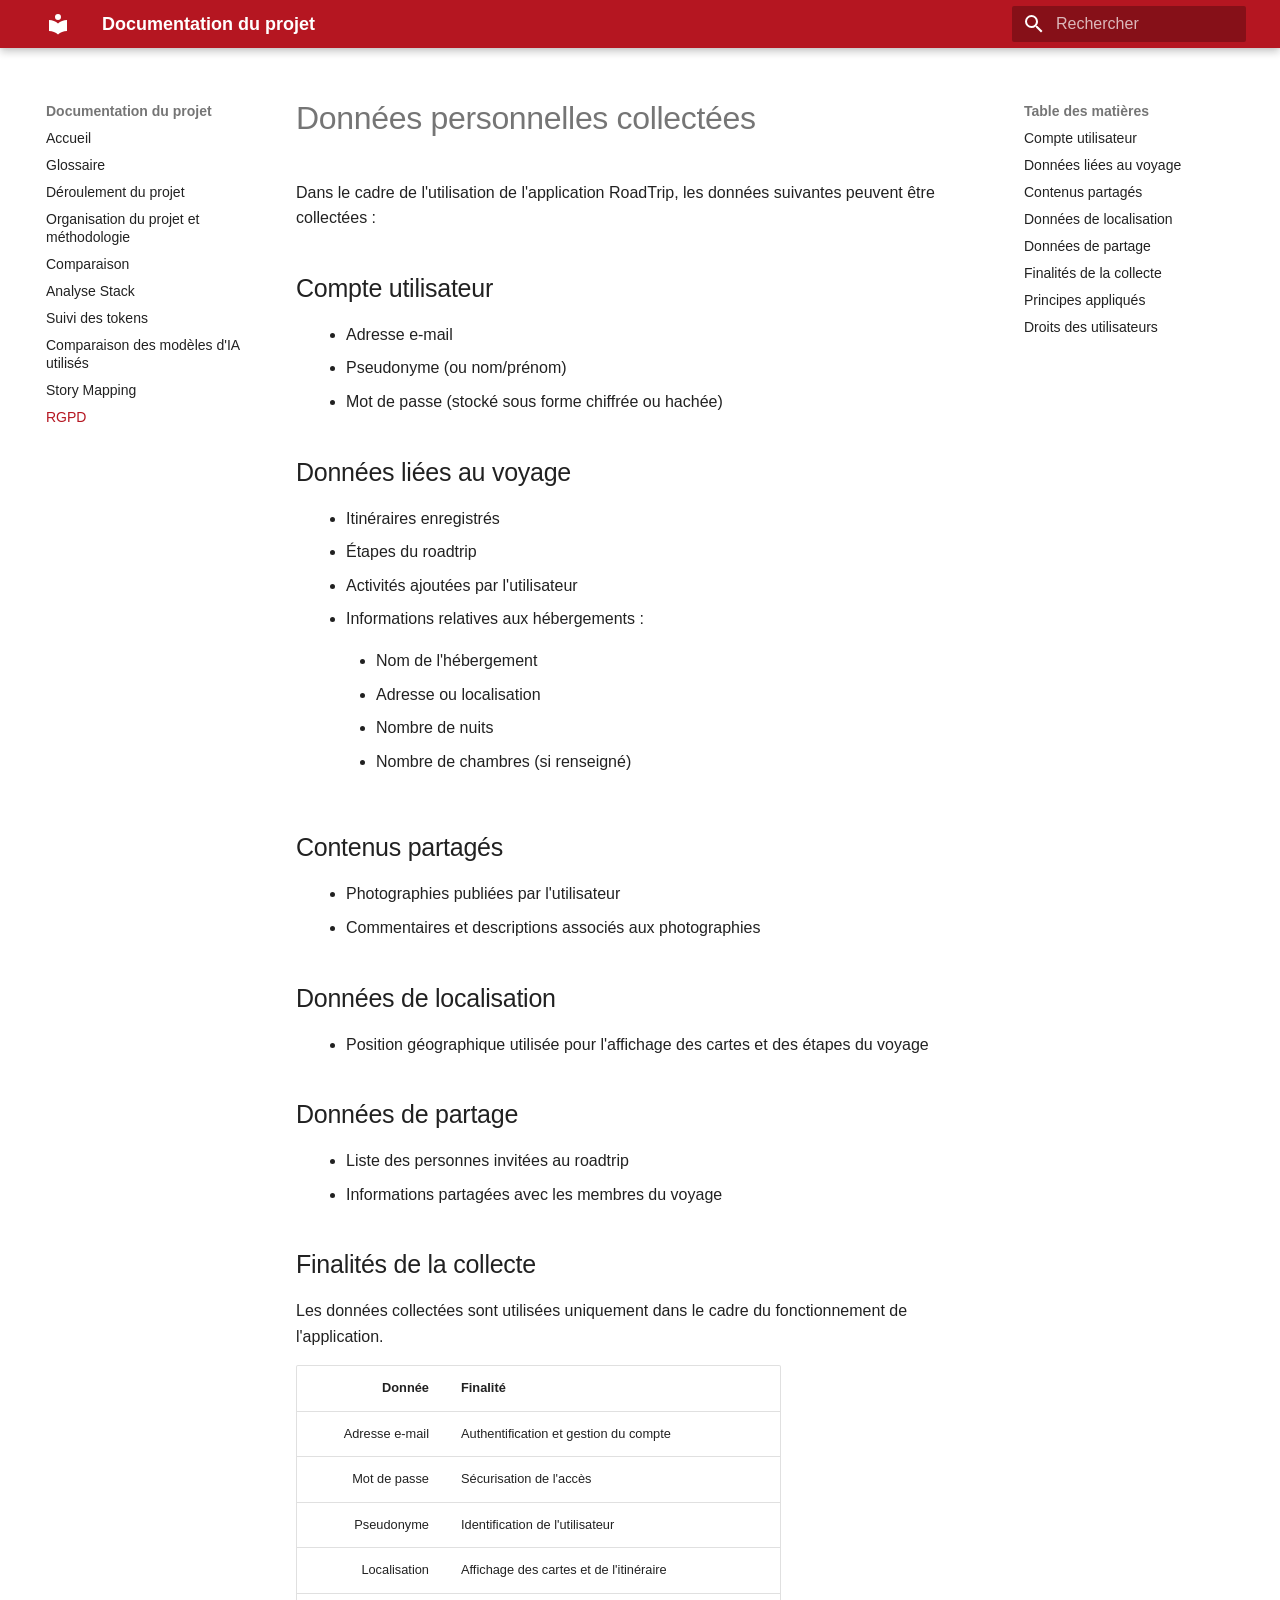
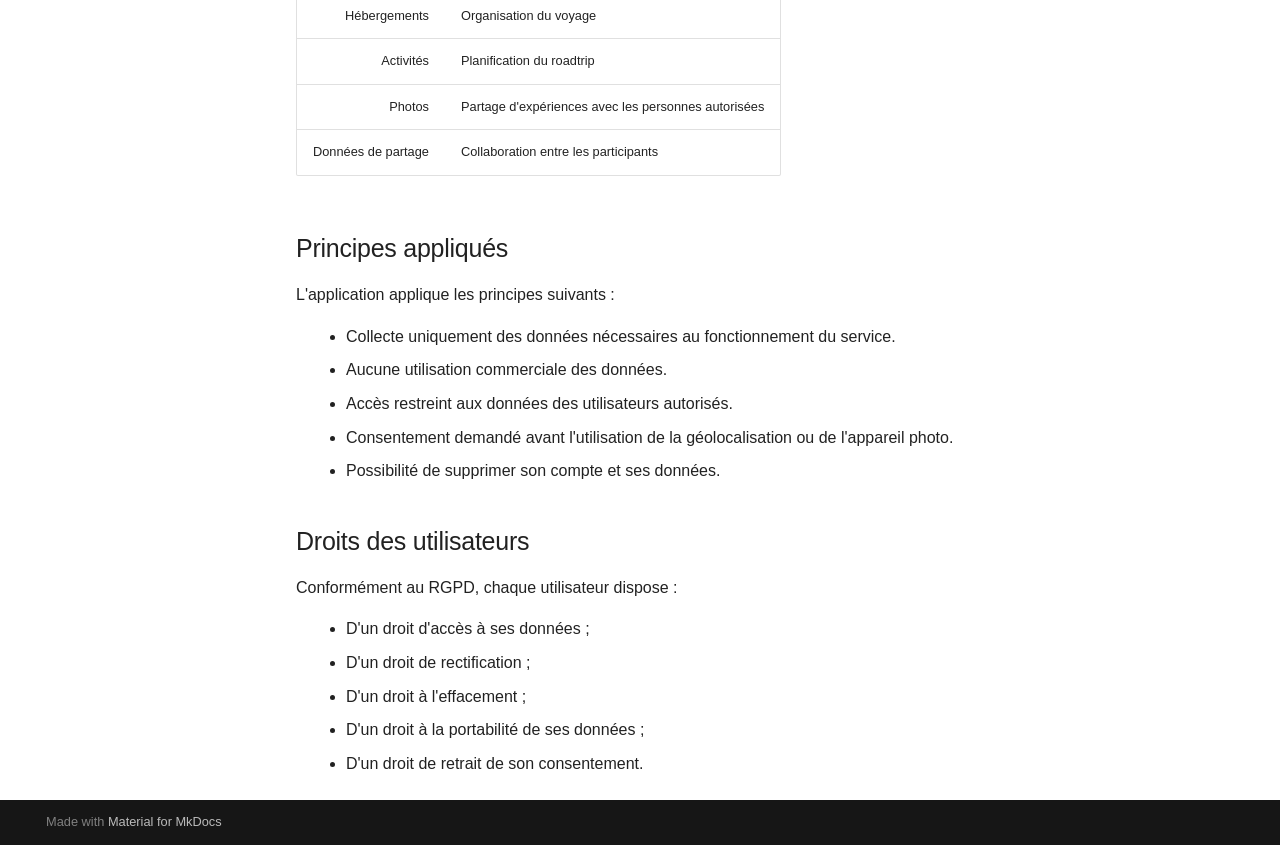
<file: RGPD/index.html>
<!doctype html>
<html lang="fr" class="no-js">
  <head>
    
      <meta charset="utf-8">
      <meta name="viewport" content="width=device-width,initial-scale=1">
      
      
      
        <link rel="canonical" href="https://Les-Baroudeurs-du-Bit.github.io/mkdocs/RGPD/">
      
      
        <link rel="prev" href="../story-mapping/">
      
      
      
        
      
      
      <link rel="icon" href="../assets/images/favicon.png">
      <meta name="generator" content="mkdocs-1.6.1, mkdocs-material-9.8.2">
    
    
      
        <title>RGPD - Documentation du projet</title>
      
    
    
      <link rel="stylesheet" href="../assets/stylesheets/main.57a0d79d.min.css">
      
        
        <link rel="stylesheet" href="../assets/stylesheets/palette.fb2fffe2.min.css">
      
      


    
    
      
    
    
      
        
        
        <link rel="preconnect" href="https://fonts.gstatic.com" crossorigin>
        <link rel="stylesheet" href="https://fonts.googleapis.com/css?family=Arial:300,300i,400,400i,700,700i%7CRoboto+Mono:400,400i,700,700i&display=fallback">
        <style>:root{--md-text-font:"Arial";--md-code-font:"Roboto Mono"}</style>
      
    
    
      <link rel="stylesheet" href="../Stylesheets/extra.css">
    
    <script>__md_scope=new URL("..",location),__md_hash=e=>[...e].reduce(((e,_)=>(e<<5)-e+_.charCodeAt(0)),0),__md_get=(e,_=localStorage,t=__md_scope)=>JSON.parse(_.getItem(t.pathname+"."+e)),__md_set=(e,_,t=localStorage,a=__md_scope)=>{try{t.setItem(a.pathname+"."+e,JSON.stringify(_))}catch(e){}}</script>
    
      

    
    
  </head>
  
  
    
    
    
    
    
    <body dir="ltr" data-md-color-scheme="default" data-md-color-primary="custom" data-md-color-accent="custom">
  
    
    <input class="md-toggle" data-md-toggle="drawer" type="checkbox" id="__drawer" autocomplete="off">
    <input class="md-toggle" data-md-toggle="search" type="checkbox" id="__search" autocomplete="off">
    <label class="md-overlay" for="__drawer"></label>
    <div data-md-component="skip">
      
        
        <a href="#donnees-personnelles-collectees" class="md-skip">
          Aller au contenu
        </a>
      
    </div>
    <div data-md-component="announce">
      
    </div>
    
    
      

  

<header class="md-header md-header--shadow" data-md-component="header">
  <nav class="md-header__inner md-grid" aria-label="En-tête">
    <a href=".." title="Documentation du projet" class="md-header__button md-logo" aria-label="Documentation du projet" data-md-component="logo">
      
  
  <svg xmlns="http://www.w3.org/2000/svg" viewBox="0 0 24 24"><path d="M12 8a3 3 0 0 0 3-3 3 3 0 0 0-3-3 3 3 0 0 0-3 3 3 3 0 0 0 3 3m0 3.54C9.64 9.35 6.5 8 3 8v11c3.5 0 6.64 1.35 9 3.54 2.36-2.19 5.5-3.54 9-3.54V8c-3.5 0-6.64 1.35-9 3.54"/></svg>

    </a>
    <label class="md-header__button md-icon" for="__drawer">
      
      <svg xmlns="http://www.w3.org/2000/svg" viewBox="0 0 24 24"><path d="M3 6h18v2H3zm0 5h18v2H3zm0 5h18v2H3z"/></svg>
    </label>
    <div class="md-header__title" data-md-component="header-title">
      <div class="md-header__ellipsis">
        <div class="md-header__topic">
          <span class="md-ellipsis">
            Documentation du projet
          </span>
        </div>
        <div class="md-header__topic" data-md-component="header-topic">
          <span class="md-ellipsis">
            
              RGPD
            
          </span>
        </div>
      </div>
    </div>
    
      
    
    
    
    
      
      
        <label class="md-header__button md-icon" for="__search">
          
          <svg xmlns="http://www.w3.org/2000/svg" viewBox="0 0 24 24"><path d="M9.5 3A6.5 6.5 0 0 1 16 9.5c0 1.61-.59 3.09-1.56 4.23l.27.27h.79l5 5-1.5 1.5-5-5v-.79l-.27-.27A6.52 6.52 0 0 1 9.5 16 6.5 6.5 0 0 1 3 9.5 6.5 6.5 0 0 1 9.5 3m0 2C7 5 5 7 5 9.5S7 14 9.5 14 14 12 14 9.5 12 5 9.5 5"/></svg>
        </label>
        <div class="md-search" data-md-component="search" role="dialog">
  <label class="md-search__overlay" for="__search"></label>
  <div class="md-search__inner" role="search">
    <form class="md-search__form" name="search">
      <input type="text" class="md-search__input" name="query" aria-label="Rechercher" placeholder="Rechercher" autocapitalize="off" autocorrect="off" autocomplete="off" spellcheck="false" data-md-component="search-query" required>
      <label class="md-search__icon md-icon" for="__search">
        
        <svg xmlns="http://www.w3.org/2000/svg" viewBox="0 0 24 24"><path d="M9.5 3A6.5 6.5 0 0 1 16 9.5c0 1.61-.59 3.09-1.56 4.23l.27.27h.79l5 5-1.5 1.5-5-5v-.79l-.27-.27A6.52 6.52 0 0 1 9.5 16 6.5 6.5 0 0 1 3 9.5 6.5 6.5 0 0 1 9.5 3m0 2C7 5 5 7 5 9.5S7 14 9.5 14 14 12 14 9.5 12 5 9.5 5"/></svg>
        
        <svg xmlns="http://www.w3.org/2000/svg" viewBox="0 0 24 24"><path d="M20 11v2H8l5.5 5.5-1.42 1.42L4.16 12l7.92-7.92L13.5 5.5 8 11z"/></svg>
      </label>
      <nav class="md-search__options" aria-label="Recherche">
        
        <button type="reset" class="md-search__icon md-icon" title="Effacer" aria-label="Effacer" tabindex="-1">
          
          <svg xmlns="http://www.w3.org/2000/svg" viewBox="0 0 24 24"><path d="M19 6.41 17.59 5 12 10.59 6.41 5 5 6.41 10.59 12 5 17.59 6.41 19 12 13.41 17.59 19 19 17.59 13.41 12z"/></svg>
        </button>
      </nav>
      
    </form>
    <div class="md-search__output">
      <div class="md-search__scrollwrap" tabindex="0" data-md-scrollfix>
        <div class="md-search-result" data-md-component="search-result">
          <div class="md-search-result__meta">
            Initialisation de la recherche
          </div>
          <ol class="md-search-result__list" role="presentation"></ol>
        </div>
      </div>
    </div>
  </div>
</div>
      
    
    
  </nav>
  
</header>
    
    <div class="md-container" data-md-component="container">
      
      
        
          
        
      
      <main class="md-main" data-md-component="main">
        <div class="md-main__inner md-grid">
          
            
              
              <div class="md-sidebar md-sidebar--primary" data-md-component="sidebar" data-md-type="navigation" >
                <div class="md-sidebar__scrollwrap">
                  <div class="md-sidebar__inner">
                    



<nav class="md-nav md-nav--primary" aria-label="Navigation" data-md-level="0">
  <label class="md-nav__title" for="__drawer">
    <a href=".." title="Documentation du projet" class="md-nav__button md-logo" aria-label="Documentation du projet" data-md-component="logo">
      
  
  <svg xmlns="http://www.w3.org/2000/svg" viewBox="0 0 24 24"><path d="M12 8a3 3 0 0 0 3-3 3 3 0 0 0-3-3 3 3 0 0 0-3 3 3 3 0 0 0 3 3m0 3.54C9.64 9.35 6.5 8 3 8v11c3.5 0 6.64 1.35 9 3.54 2.36-2.19 5.5-3.54 9-3.54V8c-3.5 0-6.64 1.35-9 3.54"/></svg>

    </a>
    Documentation du projet
  </label>
  
  <ul class="md-nav__list" data-md-scrollfix>
    
      
      
  
  
  
  
    <li class="md-nav__item">
      <a href=".." class="md-nav__link">
        
  
  
  <span class="md-ellipsis">
    
  
    Accueil
  

    
  </span>
  
  

      </a>
    </li>
  

    
      
      
  
  
  
  
    <li class="md-nav__item">
      <a href="../glossaire/" class="md-nav__link">
        
  
  
  <span class="md-ellipsis">
    
  
    Glossaire
  

    
  </span>
  
  

      </a>
    </li>
  

    
      
      
  
  
  
  
    <li class="md-nav__item">
      <a href="../deroulement/" class="md-nav__link">
        
  
  
  <span class="md-ellipsis">
    
  
    Déroulement du projet
  

    
  </span>
  
  

      </a>
    </li>
  

    
      
      
  
  
  
  
    <li class="md-nav__item">
      <a href="../orga-methodo/" class="md-nav__link">
        
  
  
  <span class="md-ellipsis">
    
  
    Organisation du projet et méthodologie
  

    
  </span>
  
  

      </a>
    </li>
  

    
      
      
  
  
  
  
    <li class="md-nav__item">
      <a href="../tab-comparatifs/" class="md-nav__link">
        
  
  
  <span class="md-ellipsis">
    
  
    Comparaison
  

    
  </span>
  
  

      </a>
    </li>
  

    
      
      
  
  
  
  
    <li class="md-nav__item">
      <a href="../comp-stack/" class="md-nav__link">
        
  
  
  <span class="md-ellipsis">
    
  
    Analyse Stack
  

    
  </span>
  
  

      </a>
    </li>
  

    
      
      
  
  
  
  
    <li class="md-nav__item">
      <a href="../tab-tokens/" class="md-nav__link">
        
  
  
  <span class="md-ellipsis">
    
  
    Suivi des tokens
  

    
  </span>
  
  

      </a>
    </li>
  

    
      
      
  
  
  
  
    <li class="md-nav__item">
      <a href="../modeles-ia/" class="md-nav__link">
        
  
  
  <span class="md-ellipsis">
    
  
    Comparaison des modèles d'IA utilisés
  

    
  </span>
  
  

      </a>
    </li>
  

    
      
      
  
  
  
  
    <li class="md-nav__item">
      <a href="../story-mapping/" class="md-nav__link">
        
  
  
  <span class="md-ellipsis">
    
  
    Story Mapping
  

    
  </span>
  
  

      </a>
    </li>
  

    
      
      
  
  
    
  
  
  
    <li class="md-nav__item md-nav__item--active">
      
      <input class="md-nav__toggle md-toggle" type="checkbox" id="__toc">
      
      
        
      
      
        <label class="md-nav__link md-nav__link--active" for="__toc">
          
  
  
  <span class="md-ellipsis">
    
  
    RGPD
  

    
  </span>
  
  

          <span class="md-nav__icon md-icon"></span>
        </label>
      
      <a href="./" class="md-nav__link md-nav__link--active">
        
  
  
  <span class="md-ellipsis">
    
  
    RGPD
  

    
  </span>
  
  

      </a>
      
        

<nav class="md-nav md-nav--secondary" aria-label="Table des matières">
  
  
  
    
  
  
    <label class="md-nav__title" for="__toc">
      <span class="md-nav__icon md-icon"></span>
      Table des matières
    </label>
    <ul class="md-nav__list" data-md-component="toc" data-md-scrollfix>
      
        <li class="md-nav__item">
  <a href="#compte-utilisateur" class="md-nav__link">
    <span class="md-ellipsis">
      
        Compte utilisateur
      
    </span>
  </a>
  
</li>
      
        <li class="md-nav__item">
  <a href="#donnees-liees-au-voyage" class="md-nav__link">
    <span class="md-ellipsis">
      
        Données liées au voyage
      
    </span>
  </a>
  
</li>
      
        <li class="md-nav__item">
  <a href="#contenus-partages" class="md-nav__link">
    <span class="md-ellipsis">
      
        Contenus partagés
      
    </span>
  </a>
  
</li>
      
        <li class="md-nav__item">
  <a href="#donnees-de-localisation" class="md-nav__link">
    <span class="md-ellipsis">
      
        Données de localisation
      
    </span>
  </a>
  
</li>
      
        <li class="md-nav__item">
  <a href="#donnees-de-partage" class="md-nav__link">
    <span class="md-ellipsis">
      
        Données de partage
      
    </span>
  </a>
  
</li>
      
        <li class="md-nav__item">
  <a href="#finalites-de-la-collecte" class="md-nav__link">
    <span class="md-ellipsis">
      
        Finalités de la collecte
      
    </span>
  </a>
  
</li>
      
        <li class="md-nav__item">
  <a href="#principes-appliques" class="md-nav__link">
    <span class="md-ellipsis">
      
        Principes appliqués
      
    </span>
  </a>
  
</li>
      
        <li class="md-nav__item">
  <a href="#droits-des-utilisateurs" class="md-nav__link">
    <span class="md-ellipsis">
      
        Droits des utilisateurs
      
    </span>
  </a>
  
</li>
      
    </ul>
  
</nav>
      
    </li>
  

    
  </ul>
</nav>
                  </div>
                </div>
              </div>
            
            
              
              <div class="md-sidebar md-sidebar--secondary" data-md-component="sidebar" data-md-type="toc" >
                <div class="md-sidebar__scrollwrap">
                  <div class="md-sidebar__inner">
                    

<nav class="md-nav md-nav--secondary" aria-label="Table des matières">
  
  
  
    
  
  
    <label class="md-nav__title" for="__toc">
      <span class="md-nav__icon md-icon"></span>
      Table des matières
    </label>
    <ul class="md-nav__list" data-md-component="toc" data-md-scrollfix>
      
        <li class="md-nav__item">
  <a href="#compte-utilisateur" class="md-nav__link">
    <span class="md-ellipsis">
      
        Compte utilisateur
      
    </span>
  </a>
  
</li>
      
        <li class="md-nav__item">
  <a href="#donnees-liees-au-voyage" class="md-nav__link">
    <span class="md-ellipsis">
      
        Données liées au voyage
      
    </span>
  </a>
  
</li>
      
        <li class="md-nav__item">
  <a href="#contenus-partages" class="md-nav__link">
    <span class="md-ellipsis">
      
        Contenus partagés
      
    </span>
  </a>
  
</li>
      
        <li class="md-nav__item">
  <a href="#donnees-de-localisation" class="md-nav__link">
    <span class="md-ellipsis">
      
        Données de localisation
      
    </span>
  </a>
  
</li>
      
        <li class="md-nav__item">
  <a href="#donnees-de-partage" class="md-nav__link">
    <span class="md-ellipsis">
      
        Données de partage
      
    </span>
  </a>
  
</li>
      
        <li class="md-nav__item">
  <a href="#finalites-de-la-collecte" class="md-nav__link">
    <span class="md-ellipsis">
      
        Finalités de la collecte
      
    </span>
  </a>
  
</li>
      
        <li class="md-nav__item">
  <a href="#principes-appliques" class="md-nav__link">
    <span class="md-ellipsis">
      
        Principes appliqués
      
    </span>
  </a>
  
</li>
      
        <li class="md-nav__item">
  <a href="#droits-des-utilisateurs" class="md-nav__link">
    <span class="md-ellipsis">
      
        Droits des utilisateurs
      
    </span>
  </a>
  
</li>
      
    </ul>
  
</nav>
                  </div>
                </div>
              </div>
            
          
          
            <div class="md-content" data-md-component="content">
              
              <article class="md-content__inner md-typeset">
                
                  



<h1 id="donnees-personnelles-collectees">Données personnelles collectées</h1>
<p>Dans le cadre de l'utilisation de l'application RoadTrip, les données suivantes peuvent être collectées :</p>
<h2 id="compte-utilisateur">Compte utilisateur</h2>
<ul>
<li>Adresse e-mail</li>
<li>Pseudonyme (ou nom/prénom)</li>
<li>Mot de passe (stocké sous forme chiffrée ou hachée)</li>
</ul>
<h2 id="donnees-liees-au-voyage">Données liées au voyage</h2>
<ul>
  <li>Itinéraires enregistrés</li>
  <li>Étapes du roadtrip</li>
  <li>Activités ajoutées par l'utilisateur</li>
  <li>Informations relatives aux hébergements :</li>
  <ul>
    <li>Nom de l'hébergement</li>
    <li>Adresse ou localisation</li>
    <li>Nombre de nuits</li>
    <li>Nombre de chambres (si renseigné)</li>
  </ul>
</ul>

<h2 id="contenus-partages">Contenus partagés</h2>
<ul>
<li>Photographies publiées par l'utilisateur</li>
<li>Commentaires et descriptions associés aux photographies</li>
</ul>
<h2 id="donnees-de-localisation">Données de localisation</h2>
<ul>
<li>Position géographique utilisée pour l'affichage des cartes et des étapes du voyage</li>
</ul>
<h2 id="donnees-de-partage">Données de partage</h2>
<ul>
<li>Liste des personnes invitées au roadtrip</li>
<li>Informations partagées avec les membres du voyage</li>
</ul>
<h2 id="finalites-de-la-collecte">Finalités de la collecte</h2>
<p>Les données collectées sont utilisées uniquement dans le cadre du fonctionnement de l'application.</p>
<table>
<thead>
<tr>
<th style="text-align: right;">Donnée</th>
<th style="text-align: left;">Finalité</th>
</tr>
</thead>
<tbody>
<tr>
<td style="text-align: right;">Adresse e-mail</td>
<td style="text-align: left;">Authentification et gestion du compte</td>
</tr>
<tr>
<td style="text-align: right;">Mot de passe</td>
<td style="text-align: left;">Sécurisation de l'accès</td>
</tr>
<tr>
<td style="text-align: right;">Pseudonyme</td>
<td style="text-align: left;">Identification de l'utilisateur</td>
</tr>
<tr>
<td style="text-align: right;">Localisation</td>
<td style="text-align: left;">Affichage des cartes et de l'itinéraire</td>
</tr>
<tr>
<td style="text-align: right;">Hébergements</td>
<td style="text-align: left;">Organisation du voyage</td>
</tr>
<tr>
<td style="text-align: right;">Activités</td>
<td style="text-align: left;">Planification du roadtrip</td>
</tr>
<tr>
<td style="text-align: right;">Photos</td>
<td style="text-align: left;">Partage d'expériences avec les personnes autorisées</td>
</tr>
<tr>
<td style="text-align: right;">Données de partage</td>
<td style="text-align: left;">Collaboration entre les participants</td>
</tr>
</tbody>
</table>
<h2 id="principes-appliques">Principes appliqués</h2>
<p>L'application applique les principes suivants :</p>
<ul>
<li>Collecte uniquement des données nécessaires au fonctionnement du service.</li>
<li>Aucune utilisation commerciale des données.</li>
<li>Accès restreint aux données des utilisateurs autorisés.</li>
<li>Consentement demandé avant l'utilisation de la géolocalisation ou de l'appareil photo.</li>
<li>Possibilité de supprimer son compte et ses données.</li>
</ul>
<h2 id="droits-des-utilisateurs">Droits des utilisateurs</h2>
<p>Conformément au RGPD, chaque utilisateur dispose :</p>
<ul>
<li>D'un droit d'accès à ses données ;</li>
<li>D'un droit de rectification ;</li>
<li>D'un droit à l'effacement ;</li>
<li>D'un droit à la portabilité de ses données ;</li>
<li>D'un droit de retrait de son consentement.</li>
</ul>












                
              </article>
            </div>
          
          
<script>var target=document.getElementById(location.hash.slice(1));target&&target.name&&(target.checked=target.name.startsWith("__tabbed_"))</script>
        </div>
        
      </main>
      
        <footer class="md-footer">
  
  <div class="md-footer-meta md-typeset">
    <div class="md-footer-meta__inner md-grid">
      <div class="md-copyright">
  
  
    Made with
    <a href="https://squidfunk.github.io/mkdocs-material/" target="_blank" rel="noopener">
      Material for MkDocs
    </a>
  
</div>
      
    </div>
  </div>
</footer>
      
    </div>
    <div class="md-dialog" data-md-component="dialog">
      <div class="md-dialog__inner md-typeset"></div>
    </div>
    
    
    
      
      
      <script id="__config" type="application/json">{"annotate": null, "base": "..", "features": [], "search": "../assets/javascripts/workers/search.a7633da7.min.js", "tags": null, "translations": {"clipboard.copied": "Copi\u00e9 dans le presse-papier", "clipboard.copy": "Copier dans le presse-papier", "search.result.more.one": "1 de plus sur cette page", "search.result.more.other": "# de plus sur cette page", "search.result.none": "Aucun document trouv\u00e9", "search.result.one": "1 document trouv\u00e9", "search.result.other": "# documents trouv\u00e9s", "search.result.placeholder": "Taper pour d\u00e9marrer la recherche", "search.result.term.missing": "Non trouv\u00e9", "select.version": "S\u00e9lectionner la version"}, "version": null}</script>
    
    
      <script src="../assets/javascripts/bundle.a5f9d56c.min.js"></script>
      
    
  </body>
</html>
</file>
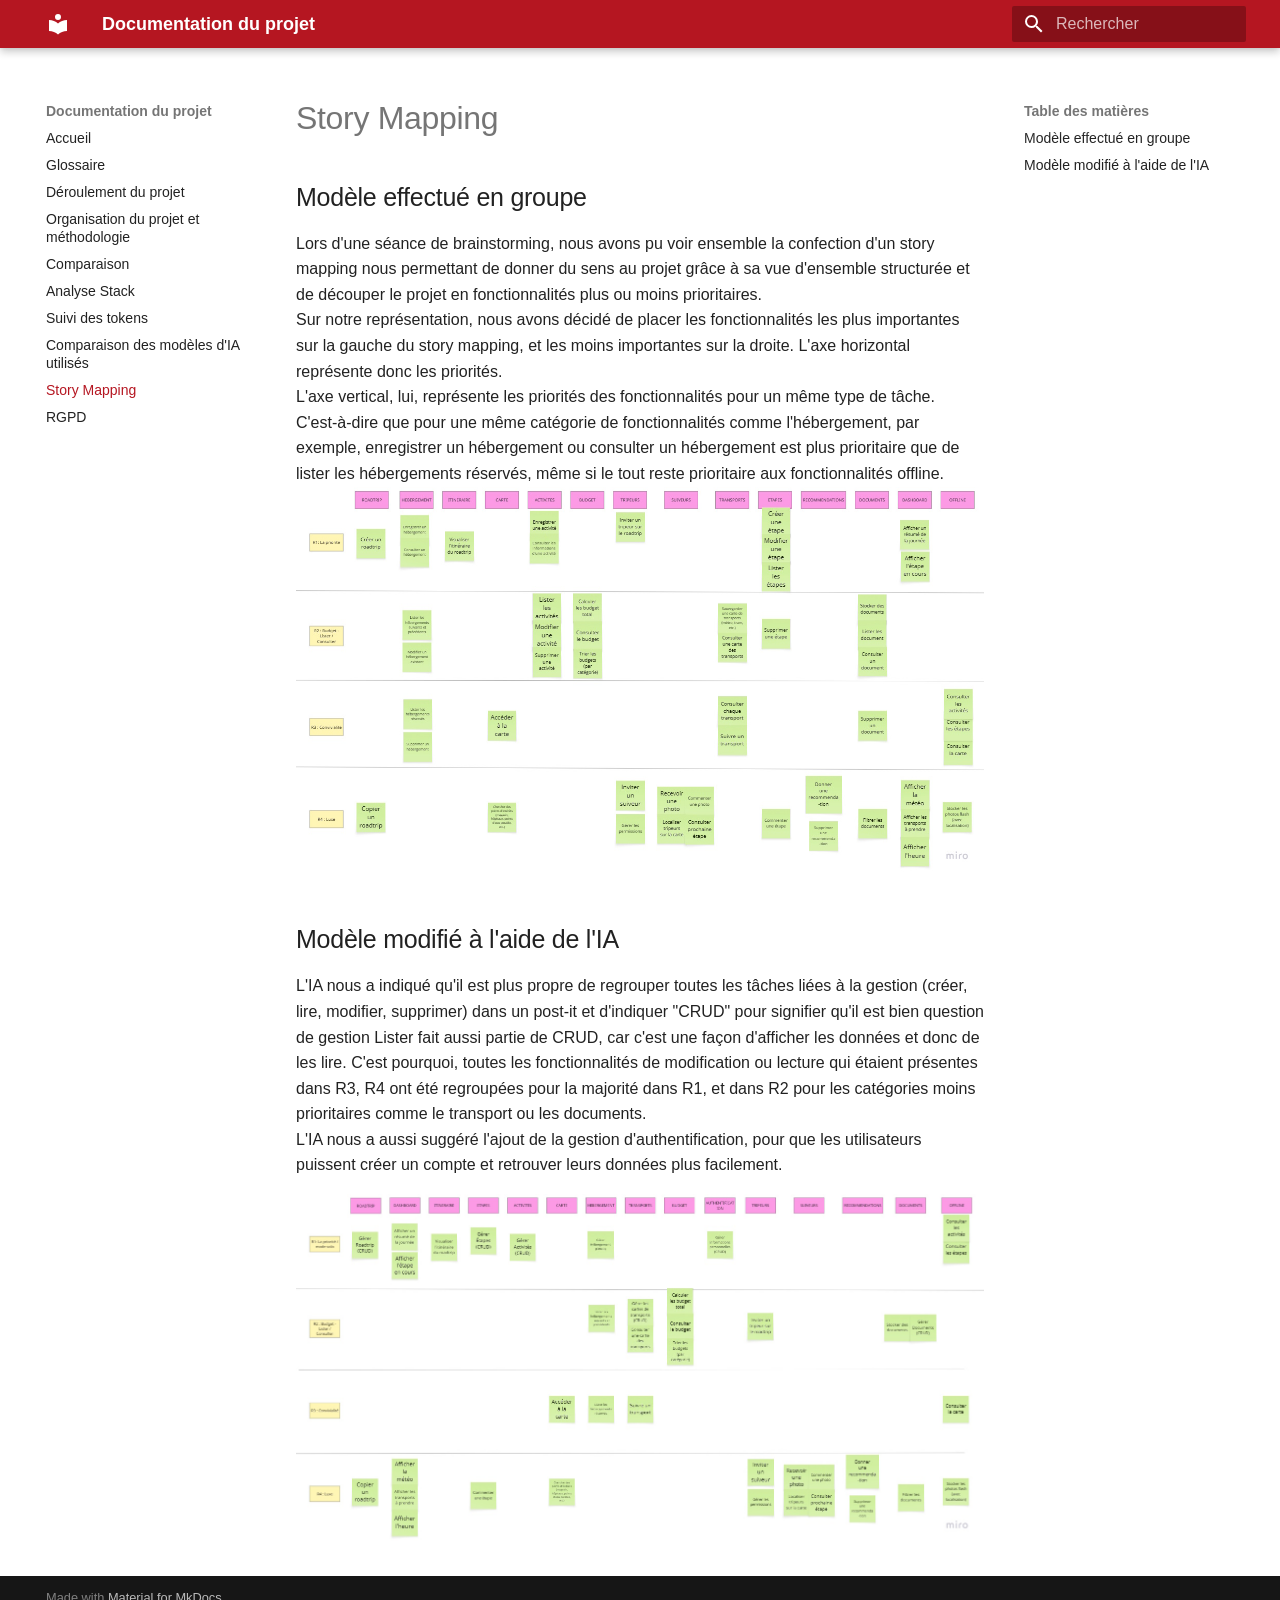
<file: story-mapping/index.html>
<!doctype html>
<html lang="fr" class="no-js">
  <head>
    
      <meta charset="utf-8">
      <meta name="viewport" content="width=device-width,initial-scale=1">
      
      
      
        <link rel="canonical" href="https://Les-Baroudeurs-du-Bit.github.io/mkdocs/story-mapping/">
      
      
        <link rel="prev" href="../modeles-ia/">
      
      
        <link rel="next" href="../RGPD/">
      
      
        
      
      
      <link rel="icon" href="../assets/images/favicon.png">
      <meta name="generator" content="mkdocs-1.6.1, mkdocs-material-9.8.2">
    
    
      
        <title>Story Mapping - Documentation du projet</title>
      
    
    
      <link rel="stylesheet" href="../assets/stylesheets/main.57a0d79d.min.css">
      
        
        <link rel="stylesheet" href="../assets/stylesheets/palette.fb2fffe2.min.css">
      
      


    
    
      
    
    
      
        
        
        <link rel="preconnect" href="https://fonts.gstatic.com" crossorigin>
        <link rel="stylesheet" href="https://fonts.googleapis.com/css?family=Arial:300,300i,400,400i,700,700i%7CRoboto+Mono:400,400i,700,700i&display=fallback">
        <style>:root{--md-text-font:"Arial";--md-code-font:"Roboto Mono"}</style>
      
    
    
      <link rel="stylesheet" href="../Stylesheets/extra.css">
    
    <script>__md_scope=new URL("..",location),__md_hash=e=>[...e].reduce(((e,_)=>(e<<5)-e+_.charCodeAt(0)),0),__md_get=(e,_=localStorage,t=__md_scope)=>JSON.parse(_.getItem(t.pathname+"."+e)),__md_set=(e,_,t=localStorage,a=__md_scope)=>{try{t.setItem(a.pathname+"."+e,JSON.stringify(_))}catch(e){}}</script>
    
      

    
    
  </head>
  
  
    
    
    
    
    
    <body dir="ltr" data-md-color-scheme="default" data-md-color-primary="custom" data-md-color-accent="custom">
  
    
    <input class="md-toggle" data-md-toggle="drawer" type="checkbox" id="__drawer" autocomplete="off">
    <input class="md-toggle" data-md-toggle="search" type="checkbox" id="__search" autocomplete="off">
    <label class="md-overlay" for="__drawer"></label>
    <div data-md-component="skip">
      
        
        <a href="#story-mapping" class="md-skip">
          Aller au contenu
        </a>
      
    </div>
    <div data-md-component="announce">
      
    </div>
    
    
      

  

<header class="md-header md-header--shadow" data-md-component="header">
  <nav class="md-header__inner md-grid" aria-label="En-tête">
    <a href=".." title="Documentation du projet" class="md-header__button md-logo" aria-label="Documentation du projet" data-md-component="logo">
      
  
  <svg xmlns="http://www.w3.org/2000/svg" viewBox="0 0 24 24"><path d="M12 8a3 3 0 0 0 3-3 3 3 0 0 0-3-3 3 3 0 0 0-3 3 3 3 0 0 0 3 3m0 3.54C9.64 9.35 6.5 8 3 8v11c3.5 0 6.64 1.35 9 3.54 2.36-2.19 5.5-3.54 9-3.54V8c-3.5 0-6.64 1.35-9 3.54"/></svg>

    </a>
    <label class="md-header__button md-icon" for="__drawer">
      
      <svg xmlns="http://www.w3.org/2000/svg" viewBox="0 0 24 24"><path d="M3 6h18v2H3zm0 5h18v2H3zm0 5h18v2H3z"/></svg>
    </label>
    <div class="md-header__title" data-md-component="header-title">
      <div class="md-header__ellipsis">
        <div class="md-header__topic">
          <span class="md-ellipsis">
            Documentation du projet
          </span>
        </div>
        <div class="md-header__topic" data-md-component="header-topic">
          <span class="md-ellipsis">
            
              Story Mapping
            
          </span>
        </div>
      </div>
    </div>
    
      
    
    
    
    
      
      
        <label class="md-header__button md-icon" for="__search">
          
          <svg xmlns="http://www.w3.org/2000/svg" viewBox="0 0 24 24"><path d="M9.5 3A6.5 6.5 0 0 1 16 9.5c0 1.61-.59 3.09-1.56 4.23l.27.27h.79l5 5-1.5 1.5-5-5v-.79l-.27-.27A6.52 6.52 0 0 1 9.5 16 6.5 6.5 0 0 1 3 9.5 6.5 6.5 0 0 1 9.5 3m0 2C7 5 5 7 5 9.5S7 14 9.5 14 14 12 14 9.5 12 5 9.5 5"/></svg>
        </label>
        <div class="md-search" data-md-component="search" role="dialog">
  <label class="md-search__overlay" for="__search"></label>
  <div class="md-search__inner" role="search">
    <form class="md-search__form" name="search">
      <input type="text" class="md-search__input" name="query" aria-label="Rechercher" placeholder="Rechercher" autocapitalize="off" autocorrect="off" autocomplete="off" spellcheck="false" data-md-component="search-query" required>
      <label class="md-search__icon md-icon" for="__search">
        
        <svg xmlns="http://www.w3.org/2000/svg" viewBox="0 0 24 24"><path d="M9.5 3A6.5 6.5 0 0 1 16 9.5c0 1.61-.59 3.09-1.56 4.23l.27.27h.79l5 5-1.5 1.5-5-5v-.79l-.27-.27A6.52 6.52 0 0 1 9.5 16 6.5 6.5 0 0 1 3 9.5 6.5 6.5 0 0 1 9.5 3m0 2C7 5 5 7 5 9.5S7 14 9.5 14 14 12 14 9.5 12 5 9.5 5"/></svg>
        
        <svg xmlns="http://www.w3.org/2000/svg" viewBox="0 0 24 24"><path d="M20 11v2H8l5.5 5.5-1.42 1.42L4.16 12l7.92-7.92L13.5 5.5 8 11z"/></svg>
      </label>
      <nav class="md-search__options" aria-label="Recherche">
        
        <button type="reset" class="md-search__icon md-icon" title="Effacer" aria-label="Effacer" tabindex="-1">
          
          <svg xmlns="http://www.w3.org/2000/svg" viewBox="0 0 24 24"><path d="M19 6.41 17.59 5 12 10.59 6.41 5 5 6.41 10.59 12 5 17.59 6.41 19 12 13.41 17.59 19 19 17.59 13.41 12z"/></svg>
        </button>
      </nav>
      
    </form>
    <div class="md-search__output">
      <div class="md-search__scrollwrap" tabindex="0" data-md-scrollfix>
        <div class="md-search-result" data-md-component="search-result">
          <div class="md-search-result__meta">
            Initialisation de la recherche
          </div>
          <ol class="md-search-result__list" role="presentation"></ol>
        </div>
      </div>
    </div>
  </div>
</div>
      
    
    
  </nav>
  
</header>
    
    <div class="md-container" data-md-component="container">
      
      
        
          
        
      
      <main class="md-main" data-md-component="main">
        <div class="md-main__inner md-grid">
          
            
              
              <div class="md-sidebar md-sidebar--primary" data-md-component="sidebar" data-md-type="navigation" >
                <div class="md-sidebar__scrollwrap">
                  <div class="md-sidebar__inner">
                    



<nav class="md-nav md-nav--primary" aria-label="Navigation" data-md-level="0">
  <label class="md-nav__title" for="__drawer">
    <a href=".." title="Documentation du projet" class="md-nav__button md-logo" aria-label="Documentation du projet" data-md-component="logo">
      
  
  <svg xmlns="http://www.w3.org/2000/svg" viewBox="0 0 24 24"><path d="M12 8a3 3 0 0 0 3-3 3 3 0 0 0-3-3 3 3 0 0 0-3 3 3 3 0 0 0 3 3m0 3.54C9.64 9.35 6.5 8 3 8v11c3.5 0 6.64 1.35 9 3.54 2.36-2.19 5.5-3.54 9-3.54V8c-3.5 0-6.64 1.35-9 3.54"/></svg>

    </a>
    Documentation du projet
  </label>
  
  <ul class="md-nav__list" data-md-scrollfix>
    
      
      
  
  
  
  
    <li class="md-nav__item">
      <a href=".." class="md-nav__link">
        
  
  
  <span class="md-ellipsis">
    
  
    Accueil
  

    
  </span>
  
  

      </a>
    </li>
  

    
      
      
  
  
  
  
    <li class="md-nav__item">
      <a href="../glossaire/" class="md-nav__link">
        
  
  
  <span class="md-ellipsis">
    
  
    Glossaire
  

    
  </span>
  
  

      </a>
    </li>
  

    
      
      
  
  
  
  
    <li class="md-nav__item">
      <a href="../deroulement/" class="md-nav__link">
        
  
  
  <span class="md-ellipsis">
    
  
    Déroulement du projet
  

    
  </span>
  
  

      </a>
    </li>
  

    
      
      
  
  
  
  
    <li class="md-nav__item">
      <a href="../orga-methodo/" class="md-nav__link">
        
  
  
  <span class="md-ellipsis">
    
  
    Organisation du projet et méthodologie
  

    
  </span>
  
  

      </a>
    </li>
  

    
      
      
  
  
  
  
    <li class="md-nav__item">
      <a href="../tab-comparatifs/" class="md-nav__link">
        
  
  
  <span class="md-ellipsis">
    
  
    Comparaison
  

    
  </span>
  
  

      </a>
    </li>
  

    
      
      
  
  
  
  
    <li class="md-nav__item">
      <a href="../comp-stack/" class="md-nav__link">
        
  
  
  <span class="md-ellipsis">
    
  
    Analyse Stack
  

    
  </span>
  
  

      </a>
    </li>
  

    
      
      
  
  
  
  
    <li class="md-nav__item">
      <a href="../tab-tokens/" class="md-nav__link">
        
  
  
  <span class="md-ellipsis">
    
  
    Suivi des tokens
  

    
  </span>
  
  

      </a>
    </li>
  

    
      
      
  
  
  
  
    <li class="md-nav__item">
      <a href="../modeles-ia/" class="md-nav__link">
        
  
  
  <span class="md-ellipsis">
    
  
    Comparaison des modèles d'IA utilisés
  

    
  </span>
  
  

      </a>
    </li>
  

    
      
      
  
  
    
  
  
  
    <li class="md-nav__item md-nav__item--active">
      
      <input class="md-nav__toggle md-toggle" type="checkbox" id="__toc">
      
      
        
      
      
        <label class="md-nav__link md-nav__link--active" for="__toc">
          
  
  
  <span class="md-ellipsis">
    
  
    Story Mapping
  

    
  </span>
  
  

          <span class="md-nav__icon md-icon"></span>
        </label>
      
      <a href="./" class="md-nav__link md-nav__link--active">
        
  
  
  <span class="md-ellipsis">
    
  
    Story Mapping
  

    
  </span>
  
  

      </a>
      
        

<nav class="md-nav md-nav--secondary" aria-label="Table des matières">
  
  
  
    
  
  
    <label class="md-nav__title" for="__toc">
      <span class="md-nav__icon md-icon"></span>
      Table des matières
    </label>
    <ul class="md-nav__list" data-md-component="toc" data-md-scrollfix>
      
        <li class="md-nav__item">
  <a href="#modele-effectue-en-groupe" class="md-nav__link">
    <span class="md-ellipsis">
      
        Modèle effectué en groupe
      
    </span>
  </a>
  
</li>
      
        <li class="md-nav__item">
  <a href="#modele-modifie-a-laide-de-lia" class="md-nav__link">
    <span class="md-ellipsis">
      
        Modèle modifié à l'aide de l'IA
      
    </span>
  </a>
  
</li>
      
    </ul>
  
</nav>
      
    </li>
  

    
      
      
  
  
  
  
    <li class="md-nav__item">
      <a href="../RGPD/" class="md-nav__link">
        
  
  
  <span class="md-ellipsis">
    
  
    RGPD
  

    
  </span>
  
  

      </a>
    </li>
  

    
  </ul>
</nav>
                  </div>
                </div>
              </div>
            
            
              
              <div class="md-sidebar md-sidebar--secondary" data-md-component="sidebar" data-md-type="toc" >
                <div class="md-sidebar__scrollwrap">
                  <div class="md-sidebar__inner">
                    

<nav class="md-nav md-nav--secondary" aria-label="Table des matières">
  
  
  
    
  
  
    <label class="md-nav__title" for="__toc">
      <span class="md-nav__icon md-icon"></span>
      Table des matières
    </label>
    <ul class="md-nav__list" data-md-component="toc" data-md-scrollfix>
      
        <li class="md-nav__item">
  <a href="#modele-effectue-en-groupe" class="md-nav__link">
    <span class="md-ellipsis">
      
        Modèle effectué en groupe
      
    </span>
  </a>
  
</li>
      
        <li class="md-nav__item">
  <a href="#modele-modifie-a-laide-de-lia" class="md-nav__link">
    <span class="md-ellipsis">
      
        Modèle modifié à l'aide de l'IA
      
    </span>
  </a>
  
</li>
      
    </ul>
  
</nav>
                  </div>
                </div>
              </div>
            
          
          
            <div class="md-content" data-md-component="content">
              
              <article class="md-content__inner md-typeset">
                
                  



<h1 id="story-mapping">Story Mapping</h1>
<h2 id="modele-effectue-en-groupe">Modèle effectué en groupe</h2>
<p>Lors d'une séance de brainstorming, nous avons pu voir ensemble la confection d'un story mapping nous permettant de donner du sens au projet grâce à sa vue d'ensemble structurée et de découper le projet en fonctionnalités plus ou moins prioritaires.<br />
Sur notre représentation, nous avons décidé de placer les fonctionnalités les plus importantes sur la gauche du story mapping, et les moins importantes sur la droite. L'axe horizontal représente donc les priorités.<br />
L'axe vertical, lui, représente les priorités des fonctionnalités pour un même type de tâche. C'est-à-dire que pour une même catégorie de fonctionnalités comme l'hébergement, par exemple, enregistrer un hébergement ou consulter un hébergement est plus prioritaire que de lister les hébergements réservés, même si le tout reste prioritaire aux fonctionnalités offline.<br />
<img alt="story mapping" src="../Images/story_mapping.jpg" />  </p>
<h2 id="modele-modifie-a-laide-de-lia">Modèle modifié à l'aide de l'IA</h2>
<p>L'IA nous a indiqué qu'il est plus propre de regrouper toutes les tâches liées à la gestion (créer, lire, modifier, supprimer) dans un post-it et d'indiquer "CRUD" pour signifier qu'il est bien question de gestion Lister fait aussi partie de CRUD, car c'est une façon d'afficher les données et donc de les lire. C'est pourquoi, toutes les fonctionnalités de modification ou lecture qui étaient présentes dans R3, R4 ont été regroupées pour la majorité dans R1, et dans R2 pour les catégories moins prioritaires comme le transport ou les documents.<br />
L'IA nous a aussi suggéré l'ajout de la gestion d'authentification, pour que les utilisateurs puissent créer un compte et retrouver leurs données plus facilement.</p>
<p><img alt="story mapping ia" src="../Images/story_mapping_ai_modified.jpg" /></p>












                
              </article>
            </div>
          
          
<script>var target=document.getElementById(location.hash.slice(1));target&&target.name&&(target.checked=target.name.startsWith("__tabbed_"))</script>
        </div>
        
      </main>
      
        <footer class="md-footer">
  
  <div class="md-footer-meta md-typeset">
    <div class="md-footer-meta__inner md-grid">
      <div class="md-copyright">
  
  
    Made with
    <a href="https://squidfunk.github.io/mkdocs-material/" target="_blank" rel="noopener">
      Material for MkDocs
    </a>
  
</div>
      
    </div>
  </div>
</footer>
      
    </div>
    <div class="md-dialog" data-md-component="dialog">
      <div class="md-dialog__inner md-typeset"></div>
    </div>
    
    
    
      
      
      <script id="__config" type="application/json">{"annotate": null, "base": "..", "features": [], "search": "../assets/javascripts/workers/search.a7633da7.min.js", "tags": null, "translations": {"clipboard.copied": "Copi\u00e9 dans le presse-papier", "clipboard.copy": "Copier dans le presse-papier", "search.result.more.one": "1 de plus sur cette page", "search.result.more.other": "# de plus sur cette page", "search.result.none": "Aucun document trouv\u00e9", "search.result.one": "1 document trouv\u00e9", "search.result.other": "# documents trouv\u00e9s", "search.result.placeholder": "Taper pour d\u00e9marrer la recherche", "search.result.term.missing": "Non trouv\u00e9", "select.version": "S\u00e9lectionner la version"}, "version": null}</script>
    
    
      <script src="../assets/javascripts/bundle.a5f9d56c.min.js"></script>
      
    
  </body>
</html>
</file>
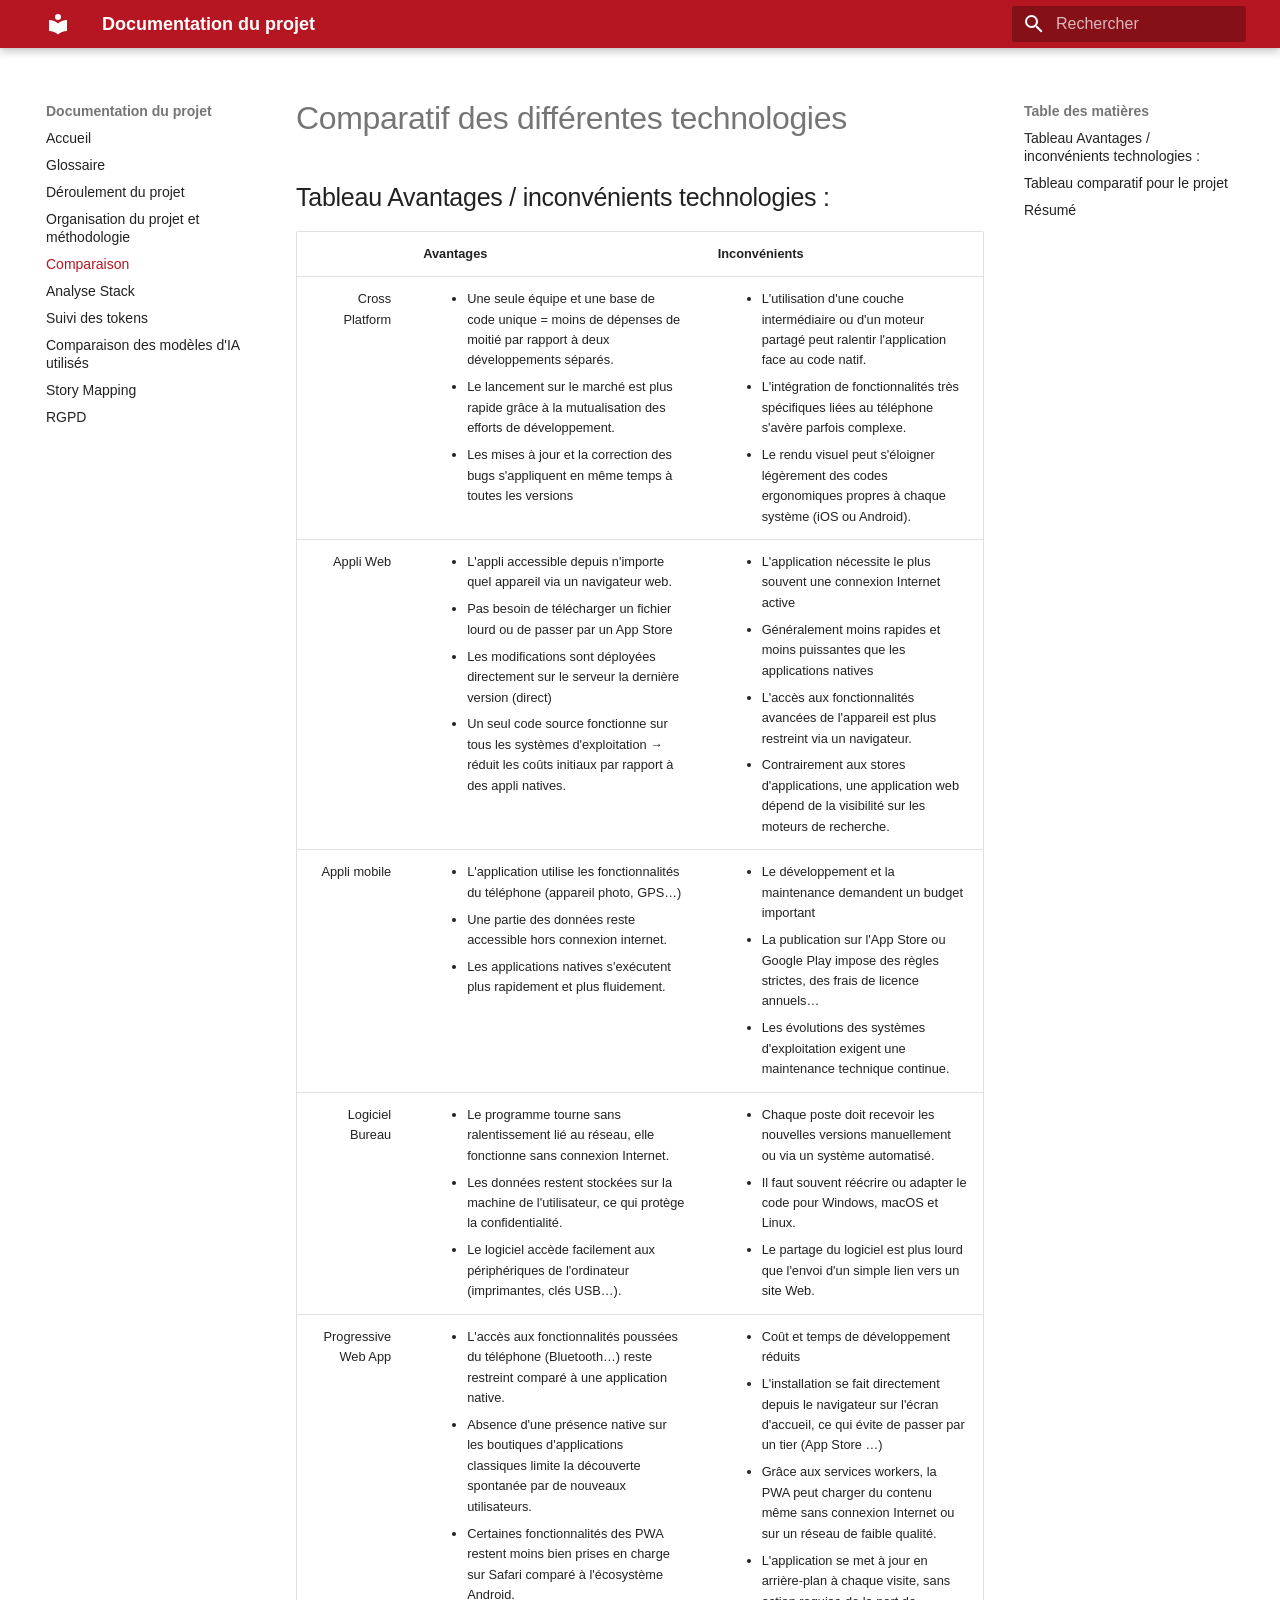
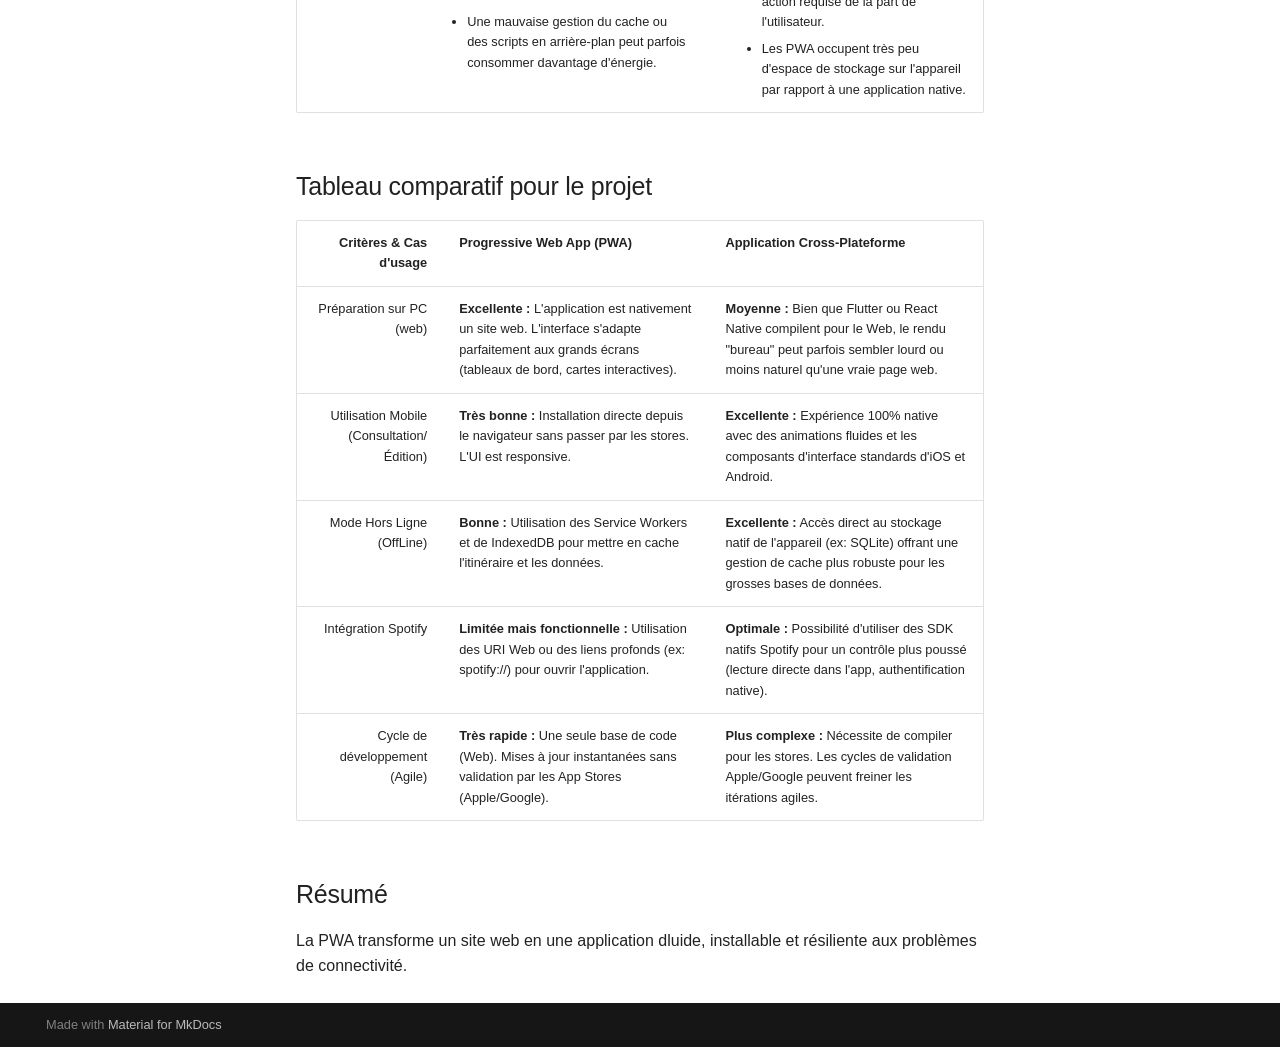
<file: tab-comparatifs/index.html>
<!doctype html>
<html lang="fr" class="no-js">
  <head>
    
      <meta charset="utf-8">
      <meta name="viewport" content="width=device-width,initial-scale=1">
      
      
      
        <link rel="canonical" href="https://Les-Baroudeurs-du-Bit.github.io/mkdocs/tab-comparatifs/">
      
      
        <link rel="prev" href="../orga-methodo/">
      
      
        <link rel="next" href="../comp-stack/">
      
      
        
      
      
      <link rel="icon" href="../assets/images/favicon.png">
      <meta name="generator" content="mkdocs-1.6.1, mkdocs-material-9.8.2">
    
    
      
        <title>Comparaison - Documentation du projet</title>
      
    
    
      <link rel="stylesheet" href="../assets/stylesheets/main.57a0d79d.min.css">
      
        
        <link rel="stylesheet" href="../assets/stylesheets/palette.fb2fffe2.min.css">
      
      


    
    
      
    
    
      
        
        
        <link rel="preconnect" href="https://fonts.gstatic.com" crossorigin>
        <link rel="stylesheet" href="https://fonts.googleapis.com/css?family=Arial:300,300i,400,400i,700,700i%7CRoboto+Mono:400,400i,700,700i&display=fallback">
        <style>:root{--md-text-font:"Arial";--md-code-font:"Roboto Mono"}</style>
      
    
    
      <link rel="stylesheet" href="../Stylesheets/extra.css">
    
    <script>__md_scope=new URL("..",location),__md_hash=e=>[...e].reduce(((e,_)=>(e<<5)-e+_.charCodeAt(0)),0),__md_get=(e,_=localStorage,t=__md_scope)=>JSON.parse(_.getItem(t.pathname+"."+e)),__md_set=(e,_,t=localStorage,a=__md_scope)=>{try{t.setItem(a.pathname+"."+e,JSON.stringify(_))}catch(e){}}</script>
    
      

    
    
  </head>
  
  
    
    
    
    
    
    <body dir="ltr" data-md-color-scheme="default" data-md-color-primary="custom" data-md-color-accent="custom">
  
    
    <input class="md-toggle" data-md-toggle="drawer" type="checkbox" id="__drawer" autocomplete="off">
    <input class="md-toggle" data-md-toggle="search" type="checkbox" id="__search" autocomplete="off">
    <label class="md-overlay" for="__drawer"></label>
    <div data-md-component="skip">
      
        
        <a href="#comparatif-des-differentes-technologies" class="md-skip">
          Aller au contenu
        </a>
      
    </div>
    <div data-md-component="announce">
      
    </div>
    
    
      

  

<header class="md-header md-header--shadow" data-md-component="header">
  <nav class="md-header__inner md-grid" aria-label="En-tête">
    <a href=".." title="Documentation du projet" class="md-header__button md-logo" aria-label="Documentation du projet" data-md-component="logo">
      
  
  <svg xmlns="http://www.w3.org/2000/svg" viewBox="0 0 24 24"><path d="M12 8a3 3 0 0 0 3-3 3 3 0 0 0-3-3 3 3 0 0 0-3 3 3 3 0 0 0 3 3m0 3.54C9.64 9.35 6.5 8 3 8v11c3.5 0 6.64 1.35 9 3.54 2.36-2.19 5.5-3.54 9-3.54V8c-3.5 0-6.64 1.35-9 3.54"/></svg>

    </a>
    <label class="md-header__button md-icon" for="__drawer">
      
      <svg xmlns="http://www.w3.org/2000/svg" viewBox="0 0 24 24"><path d="M3 6h18v2H3zm0 5h18v2H3zm0 5h18v2H3z"/></svg>
    </label>
    <div class="md-header__title" data-md-component="header-title">
      <div class="md-header__ellipsis">
        <div class="md-header__topic">
          <span class="md-ellipsis">
            Documentation du projet
          </span>
        </div>
        <div class="md-header__topic" data-md-component="header-topic">
          <span class="md-ellipsis">
            
              Comparaison
            
          </span>
        </div>
      </div>
    </div>
    
      
    
    
    
    
      
      
        <label class="md-header__button md-icon" for="__search">
          
          <svg xmlns="http://www.w3.org/2000/svg" viewBox="0 0 24 24"><path d="M9.5 3A6.5 6.5 0 0 1 16 9.5c0 1.61-.59 3.09-1.56 4.23l.27.27h.79l5 5-1.5 1.5-5-5v-.79l-.27-.27A6.52 6.52 0 0 1 9.5 16 6.5 6.5 0 0 1 3 9.5 6.5 6.5 0 0 1 9.5 3m0 2C7 5 5 7 5 9.5S7 14 9.5 14 14 12 14 9.5 12 5 9.5 5"/></svg>
        </label>
        <div class="md-search" data-md-component="search" role="dialog">
  <label class="md-search__overlay" for="__search"></label>
  <div class="md-search__inner" role="search">
    <form class="md-search__form" name="search">
      <input type="text" class="md-search__input" name="query" aria-label="Rechercher" placeholder="Rechercher" autocapitalize="off" autocorrect="off" autocomplete="off" spellcheck="false" data-md-component="search-query" required>
      <label class="md-search__icon md-icon" for="__search">
        
        <svg xmlns="http://www.w3.org/2000/svg" viewBox="0 0 24 24"><path d="M9.5 3A6.5 6.5 0 0 1 16 9.5c0 1.61-.59 3.09-1.56 4.23l.27.27h.79l5 5-1.5 1.5-5-5v-.79l-.27-.27A6.52 6.52 0 0 1 9.5 16 6.5 6.5 0 0 1 3 9.5 6.5 6.5 0 0 1 9.5 3m0 2C7 5 5 7 5 9.5S7 14 9.5 14 14 12 14 9.5 12 5 9.5 5"/></svg>
        
        <svg xmlns="http://www.w3.org/2000/svg" viewBox="0 0 24 24"><path d="M20 11v2H8l5.5 5.5-1.42 1.42L4.16 12l7.92-7.92L13.5 5.5 8 11z"/></svg>
      </label>
      <nav class="md-search__options" aria-label="Recherche">
        
        <button type="reset" class="md-search__icon md-icon" title="Effacer" aria-label="Effacer" tabindex="-1">
          
          <svg xmlns="http://www.w3.org/2000/svg" viewBox="0 0 24 24"><path d="M19 6.41 17.59 5 12 10.59 6.41 5 5 6.41 10.59 12 5 17.59 6.41 19 12 13.41 17.59 19 19 17.59 13.41 12z"/></svg>
        </button>
      </nav>
      
    </form>
    <div class="md-search__output">
      <div class="md-search__scrollwrap" tabindex="0" data-md-scrollfix>
        <div class="md-search-result" data-md-component="search-result">
          <div class="md-search-result__meta">
            Initialisation de la recherche
          </div>
          <ol class="md-search-result__list" role="presentation"></ol>
        </div>
      </div>
    </div>
  </div>
</div>
      
    
    
  </nav>
  
</header>
    
    <div class="md-container" data-md-component="container">
      
      
        
          
        
      
      <main class="md-main" data-md-component="main">
        <div class="md-main__inner md-grid">
          
            
              
              <div class="md-sidebar md-sidebar--primary" data-md-component="sidebar" data-md-type="navigation" >
                <div class="md-sidebar__scrollwrap">
                  <div class="md-sidebar__inner">
                    



<nav class="md-nav md-nav--primary" aria-label="Navigation" data-md-level="0">
  <label class="md-nav__title" for="__drawer">
    <a href=".." title="Documentation du projet" class="md-nav__button md-logo" aria-label="Documentation du projet" data-md-component="logo">
      
  
  <svg xmlns="http://www.w3.org/2000/svg" viewBox="0 0 24 24"><path d="M12 8a3 3 0 0 0 3-3 3 3 0 0 0-3-3 3 3 0 0 0-3 3 3 3 0 0 0 3 3m0 3.54C9.64 9.35 6.5 8 3 8v11c3.5 0 6.64 1.35 9 3.54 2.36-2.19 5.5-3.54 9-3.54V8c-3.5 0-6.64 1.35-9 3.54"/></svg>

    </a>
    Documentation du projet
  </label>
  
  <ul class="md-nav__list" data-md-scrollfix>
    
      
      
  
  
  
  
    <li class="md-nav__item">
      <a href=".." class="md-nav__link">
        
  
  
  <span class="md-ellipsis">
    
  
    Accueil
  

    
  </span>
  
  

      </a>
    </li>
  

    
      
      
  
  
  
  
    <li class="md-nav__item">
      <a href="../glossaire/" class="md-nav__link">
        
  
  
  <span class="md-ellipsis">
    
  
    Glossaire
  

    
  </span>
  
  

      </a>
    </li>
  

    
      
      
  
  
  
  
    <li class="md-nav__item">
      <a href="../deroulement/" class="md-nav__link">
        
  
  
  <span class="md-ellipsis">
    
  
    Déroulement du projet
  

    
  </span>
  
  

      </a>
    </li>
  

    
      
      
  
  
  
  
    <li class="md-nav__item">
      <a href="../orga-methodo/" class="md-nav__link">
        
  
  
  <span class="md-ellipsis">
    
  
    Organisation du projet et méthodologie
  

    
  </span>
  
  

      </a>
    </li>
  

    
      
      
  
  
    
  
  
  
    <li class="md-nav__item md-nav__item--active">
      
      <input class="md-nav__toggle md-toggle" type="checkbox" id="__toc">
      
      
        
      
      
        <label class="md-nav__link md-nav__link--active" for="__toc">
          
  
  
  <span class="md-ellipsis">
    
  
    Comparaison
  

    
  </span>
  
  

          <span class="md-nav__icon md-icon"></span>
        </label>
      
      <a href="./" class="md-nav__link md-nav__link--active">
        
  
  
  <span class="md-ellipsis">
    
  
    Comparaison
  

    
  </span>
  
  

      </a>
      
        

<nav class="md-nav md-nav--secondary" aria-label="Table des matières">
  
  
  
    
  
  
    <label class="md-nav__title" for="__toc">
      <span class="md-nav__icon md-icon"></span>
      Table des matières
    </label>
    <ul class="md-nav__list" data-md-component="toc" data-md-scrollfix>
      
        <li class="md-nav__item">
  <a href="#tableau-avantages-inconvenients-technologies" class="md-nav__link">
    <span class="md-ellipsis">
      
        Tableau Avantages / inconvénients technologies :
      
    </span>
  </a>
  
</li>
      
        <li class="md-nav__item">
  <a href="#tableau-comparatif-pour-le-projet" class="md-nav__link">
    <span class="md-ellipsis">
      
        Tableau comparatif pour le projet
      
    </span>
  </a>
  
</li>
      
        <li class="md-nav__item">
  <a href="#resume" class="md-nav__link">
    <span class="md-ellipsis">
      
        Résumé
      
    </span>
  </a>
  
</li>
      
    </ul>
  
</nav>
      
    </li>
  

    
      
      
  
  
  
  
    <li class="md-nav__item">
      <a href="../comp-stack/" class="md-nav__link">
        
  
  
  <span class="md-ellipsis">
    
  
    Analyse Stack
  

    
  </span>
  
  

      </a>
    </li>
  

    
      
      
  
  
  
  
    <li class="md-nav__item">
      <a href="../tab-tokens/" class="md-nav__link">
        
  
  
  <span class="md-ellipsis">
    
  
    Suivi des tokens
  

    
  </span>
  
  

      </a>
    </li>
  

    
      
      
  
  
  
  
    <li class="md-nav__item">
      <a href="../modeles-ia/" class="md-nav__link">
        
  
  
  <span class="md-ellipsis">
    
  
    Comparaison des modèles d'IA utilisés
  

    
  </span>
  
  

      </a>
    </li>
  

    
      
      
  
  
  
  
    <li class="md-nav__item">
      <a href="../story-mapping/" class="md-nav__link">
        
  
  
  <span class="md-ellipsis">
    
  
    Story Mapping
  

    
  </span>
  
  

      </a>
    </li>
  

    
      
      
  
  
  
  
    <li class="md-nav__item">
      <a href="../RGPD/" class="md-nav__link">
        
  
  
  <span class="md-ellipsis">
    
  
    RGPD
  

    
  </span>
  
  

      </a>
    </li>
  

    
  </ul>
</nav>
                  </div>
                </div>
              </div>
            
            
              
              <div class="md-sidebar md-sidebar--secondary" data-md-component="sidebar" data-md-type="toc" >
                <div class="md-sidebar__scrollwrap">
                  <div class="md-sidebar__inner">
                    

<nav class="md-nav md-nav--secondary" aria-label="Table des matières">
  
  
  
    
  
  
    <label class="md-nav__title" for="__toc">
      <span class="md-nav__icon md-icon"></span>
      Table des matières
    </label>
    <ul class="md-nav__list" data-md-component="toc" data-md-scrollfix>
      
        <li class="md-nav__item">
  <a href="#tableau-avantages-inconvenients-technologies" class="md-nav__link">
    <span class="md-ellipsis">
      
        Tableau Avantages / inconvénients technologies :
      
    </span>
  </a>
  
</li>
      
        <li class="md-nav__item">
  <a href="#tableau-comparatif-pour-le-projet" class="md-nav__link">
    <span class="md-ellipsis">
      
        Tableau comparatif pour le projet
      
    </span>
  </a>
  
</li>
      
        <li class="md-nav__item">
  <a href="#resume" class="md-nav__link">
    <span class="md-ellipsis">
      
        Résumé
      
    </span>
  </a>
  
</li>
      
    </ul>
  
</nav>
                  </div>
                </div>
              </div>
            
          
          
            <div class="md-content" data-md-component="content">
              
              <article class="md-content__inner md-typeset">
                
                  



<h1 id="comparatif-des-differentes-technologies">Comparatif des différentes technologies</h1>
<h2 id="tableau-avantages-inconvenients-technologies">Tableau Avantages / inconvénients technologies :</h2>
<table>
<thead>
<tr>
<th style="text-align: right;"></th>
<th style="text-align: left;">Avantages</th>
<th style="text-align: left;">Inconvénients</th>
</tr>
</thead>
<tbody>
<tr>
<td style="text-align: right;">Cross Platform</td>
<td style="text-align: left;"><ul><li>Une seule équipe et une base de code unique = moins de dépenses de moitié par rapport à deux développements séparés.</li><li>Le lancement sur le marché est plus rapide grâce à la mutualisation des efforts de développement.</li><li>Les mises à jour et la correction des bugs s'appliquent en même temps à toutes les versions</li></ul></td>
<td style="text-align: left;"><ul><li>L'utilisation d'une couche intermédiaire ou d'un moteur partagé peut ralentir l'application face au code natif.</li><li>L'intégration de fonctionnalités très spécifiques liées au téléphone s'avère parfois complexe.</li><li>Le rendu visuel peut s'éloigner légèrement des codes ergonomiques propres à chaque système (iOS ou Android).</li></ul></td>
</tr>
<tr>
<td style="text-align: right;">Appli Web</td>
<td style="text-align: left;"><ul><li>L'appli accessible depuis n'importe quel appareil via un navigateur web.</li><li>Pas besoin de télécharger un fichier lourd ou de passer par un App Store</li><li>Les modifications sont déployées directement sur le serveur la dernière version (direct)</li><li>Un seul code source fonctionne sur tous les systèmes d'exploitation → réduit les coûts initiaux par rapport à des appli natives.</li></ul></td>
<td style="text-align: left;"><ul><li>L'application nécessite le plus souvent une connexion Internet active</li><li>Généralement moins rapides et moins puissantes que les applications natives</li><li>L'accès aux fonctionnalités avancées de l'appareil est plus restreint via un navigateur.</li><li>Contrairement aux stores d'applications, une application web dépend de la visibilité sur les moteurs de recherche.</td>
</tr>
<tr>
<td style="text-align: right;">Appli mobile</td>
<td style="text-align: left;"><ul><li>L'application utilise les fonctionnalités du téléphone (appareil photo, GPS…)</li><li>Une partie des données reste accessible hors connexion internet.</li><li>Les applications natives s'exécutent plus rapidement et plus fluidement.</li></ul></td>
<td style="text-align: left;"><ul><li>Le développement et la maintenance demandent un budget important</li><li>La publication sur l'App Store ou Google Play impose des règles strictes, des frais de licence annuels…</li><li>Les évolutions des systèmes d'exploitation exigent une maintenance technique continue.</li></ul></td>
</tr>
<tr>
<td style="text-align: right;">Logiciel Bureau</td>
<td style="text-align: left;"><ul><li>Le programme tourne sans ralentissement lié au réseau, elle fonctionne sans connexion Internet.</li><li>Les données restent stockées sur la machine de l'utilisateur, ce qui protège la confidentialité.</li><li>Le logiciel accède facilement aux périphériques de l'ordinateur (imprimantes, clés USB…).</li></ul></td>
<td style="text-align: left;"><ul><li>Chaque poste doit recevoir les nouvelles versions manuellement ou via un système automatisé.</li><li>Il faut souvent réécrire ou adapter le code pour Windows, macOS et Linux.</li><li>Le partage du logiciel est plus lourd que l'envoi d'un simple lien vers un site Web.</li></ul></td>
</tr>
<tr>
<td style="text-align: right;">Progressive Web App</td>
<td style="text-align: left;"><ul><li>L'accès aux fonctionnalités poussées du téléphone (Bluetooth…) reste restreint comparé à une application native.</li><li>Absence d'une présence native sur les boutiques d'applications classiques limite la découverte spontanée par de nouveaux utilisateurs.</li><li>Certaines fonctionnalités des PWA restent moins bien prises en charge sur Safari comparé à l'écosystème Android.</li><li>Une mauvaise gestion du cache ou des scripts en arrière-plan peut parfois consommer davantage d'énergie.</li></ul></td>
<td style="text-align: left;"><ul><li>Coût et temps de développement réduits</li><li>L'installation se fait directement depuis le navigateur sur l'écran d'accueil, ce qui évite de passer par un tier (App Store …)</li><li>Grâce aux services workers, la PWA peut charger du contenu même sans connexion Internet ou sur un réseau de faible qualité.</li><li>L'application se met à jour en arrière-plan à chaque visite, sans action requise de la part de l'utilisateur.</li><li>Les PWA occupent très peu d'espace de stockage sur l'appareil par rapport à une application native.</li></ul></td>
</tr>
</tbody>
</table>
<h2 id="tableau-comparatif-pour-le-projet">Tableau comparatif pour le projet</h2>
<table>
<thead>
<tr>
<th style="text-align: right;">Critères &amp; Cas d'usage</th>
<th>Progressive Web App (PWA)</th>
<th>Application Cross-Plateforme</th>
</tr>
</thead>
<tbody>
<tr>
<td style="text-align: right;">Préparation sur PC (web)</td>
<td><strong>Excellente :</strong> L'application est nativement un site web. L'interface s'adapte parfaitement aux grands écrans (tableaux de bord, cartes interactives).</td>
<td><strong>Moyenne :</strong> Bien que Flutter ou React Native compilent pour le Web, le rendu "bureau" peut parfois sembler lourd ou moins naturel qu'une vraie page web.</td>
</tr>
<tr>
<td style="text-align: right;">Utilisation Mobile (Consultation/Édition)</td>
<td><strong>Très bonne :</strong> Installation directe depuis le navigateur sans passer par les stores. L'UI est responsive.</td>
<td><strong>Excellente :</strong> Expérience 100% native avec des animations fluides et les composants d'interface standards d'iOS et Android.</td>
</tr>
<tr>
<td style="text-align: right;">Mode Hors Ligne (OffLine)</td>
<td><strong>Bonne :</strong> Utilisation des Service Workers et de IndexedDB pour mettre en cache l'itinéraire et les données.</td>
<td><strong>Excellente :</strong> Accès direct au stockage natif de l'appareil (ex: SQLite) offrant une gestion de cache plus robuste pour les grosses bases de données.</td>
</tr>
<tr>
<td style="text-align: right;">Intégration Spotify</td>
<td><strong>Limitée mais fonctionnelle :</strong> Utilisation des URI Web ou des liens profonds (ex: spotify://) pour ouvrir l'application.</td>
<td><strong>Optimale :</strong> Possibilité d'utiliser des SDK natifs Spotify pour un contrôle plus poussé (lecture directe dans l'app, authentification native).</td>
</tr>
<tr>
<td style="text-align: right;">Cycle de développement (Agile)</td>
<td><strong>Très rapide :</strong> Une seule base de code (Web). Mises à jour instantanées sans validation par les App Stores (Apple/Google).</td>
<td><strong>Plus complexe :</strong> Nécessite de compiler pour les stores. Les cycles de validation Apple/Google peuvent freiner les itérations agiles.</td>
</tr>
</tbody>
</table>
<h2 id="resume">Résumé</h2>
<p>La PWA transforme un site web en une application dluide, installable et résiliente aux problèmes de connectivité.</p>












                
              </article>
            </div>
          
          
<script>var target=document.getElementById(location.hash.slice(1));target&&target.name&&(target.checked=target.name.startsWith("__tabbed_"))</script>
        </div>
        
      </main>
      
        <footer class="md-footer">
  
  <div class="md-footer-meta md-typeset">
    <div class="md-footer-meta__inner md-grid">
      <div class="md-copyright">
  
  
    Made with
    <a href="https://squidfunk.github.io/mkdocs-material/" target="_blank" rel="noopener">
      Material for MkDocs
    </a>
  
</div>
      
    </div>
  </div>
</footer>
      
    </div>
    <div class="md-dialog" data-md-component="dialog">
      <div class="md-dialog__inner md-typeset"></div>
    </div>
    
    
    
      
      
      <script id="__config" type="application/json">{"annotate": null, "base": "..", "features": [], "search": "../assets/javascripts/workers/search.a7633da7.min.js", "tags": null, "translations": {"clipboard.copied": "Copi\u00e9 dans le presse-papier", "clipboard.copy": "Copier dans le presse-papier", "search.result.more.one": "1 de plus sur cette page", "search.result.more.other": "# de plus sur cette page", "search.result.none": "Aucun document trouv\u00e9", "search.result.one": "1 document trouv\u00e9", "search.result.other": "# documents trouv\u00e9s", "search.result.placeholder": "Taper pour d\u00e9marrer la recherche", "search.result.term.missing": "Non trouv\u00e9", "select.version": "S\u00e9lectionner la version"}, "version": null}</script>
    
    
      <script src="../assets/javascripts/bundle.a5f9d56c.min.js"></script>
      
    
  </body>
</html>
</file>
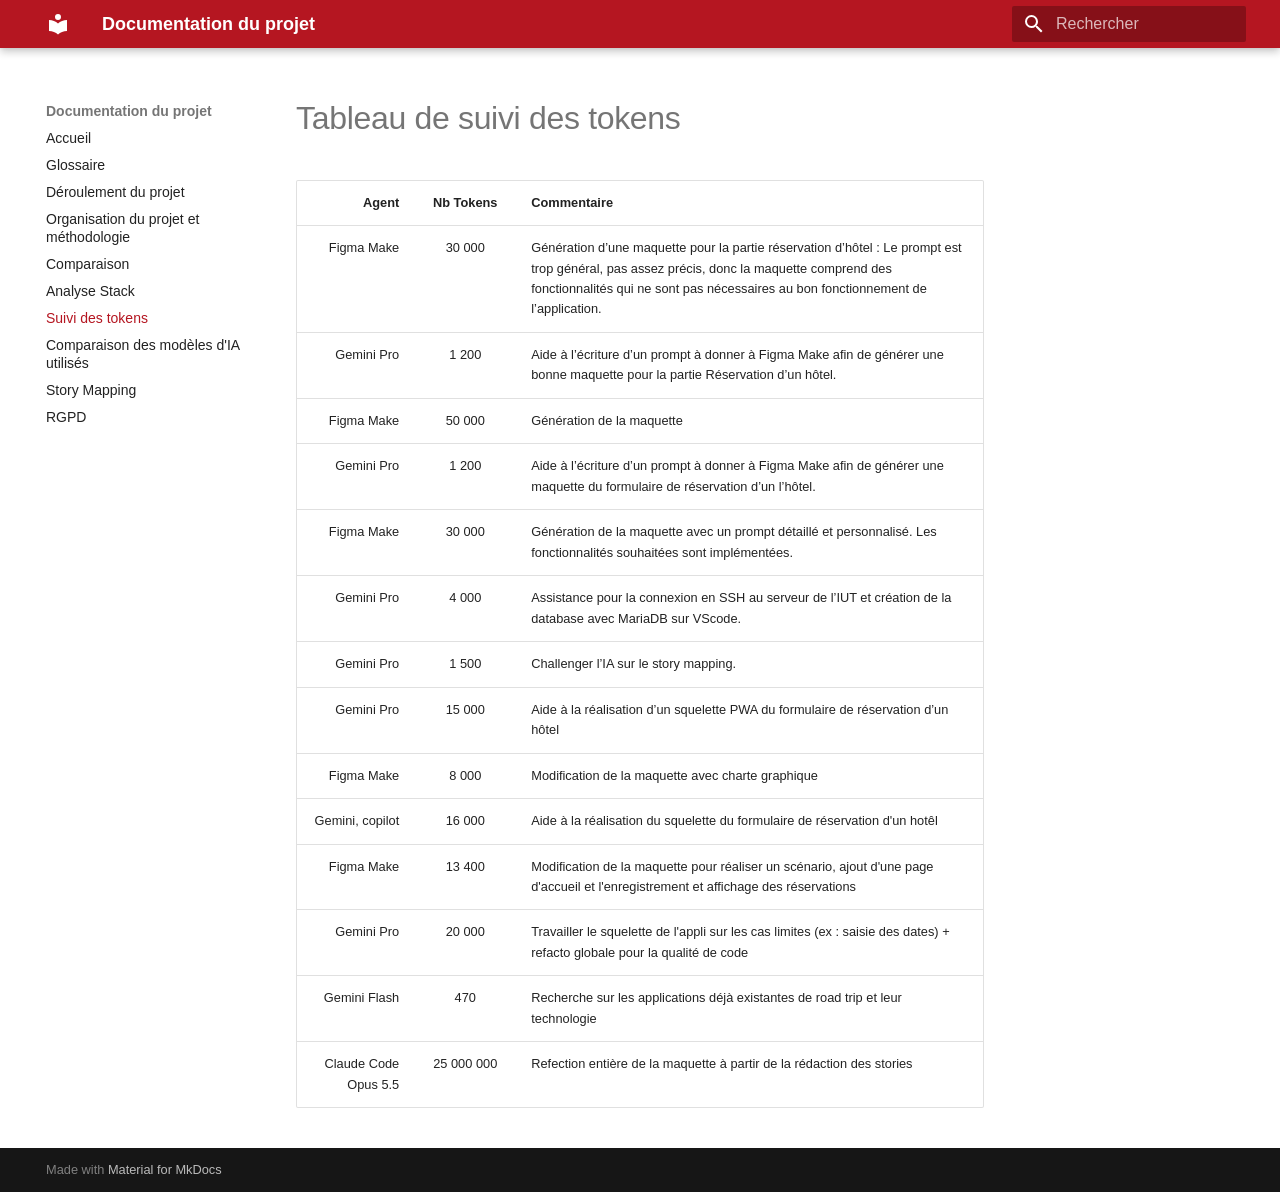
<file: tab-tokens/index.html>
<!doctype html>
<html lang="fr" class="no-js">
  <head>
    
      <meta charset="utf-8">
      <meta name="viewport" content="width=device-width,initial-scale=1">
      
      
      
        <link rel="canonical" href="https://Les-Baroudeurs-du-Bit.github.io/mkdocs/tab-tokens/">
      
      
        <link rel="prev" href="../comp-stack/">
      
      
        <link rel="next" href="../modeles-ia/">
      
      
        
      
      
      <link rel="icon" href="../assets/images/favicon.png">
      <meta name="generator" content="mkdocs-1.6.1, mkdocs-material-9.8.2">
    
    
      
        <title>Suivi des tokens - Documentation du projet</title>
      
    
    
      <link rel="stylesheet" href="../assets/stylesheets/main.57a0d79d.min.css">
      
        
        <link rel="stylesheet" href="../assets/stylesheets/palette.fb2fffe2.min.css">
      
      


    
    
      
    
    
      
        
        
        <link rel="preconnect" href="https://fonts.gstatic.com" crossorigin>
        <link rel="stylesheet" href="https://fonts.googleapis.com/css?family=Arial:300,300i,400,400i,700,700i%7CRoboto+Mono:400,400i,700,700i&display=fallback">
        <style>:root{--md-text-font:"Arial";--md-code-font:"Roboto Mono"}</style>
      
    
    
      <link rel="stylesheet" href="../Stylesheets/extra.css">
    
    <script>__md_scope=new URL("..",location),__md_hash=e=>[...e].reduce(((e,_)=>(e<<5)-e+_.charCodeAt(0)),0),__md_get=(e,_=localStorage,t=__md_scope)=>JSON.parse(_.getItem(t.pathname+"."+e)),__md_set=(e,_,t=localStorage,a=__md_scope)=>{try{t.setItem(a.pathname+"."+e,JSON.stringify(_))}catch(e){}}</script>
    
      

    
    
  </head>
  
  
    
    
    
    
    
    <body dir="ltr" data-md-color-scheme="default" data-md-color-primary="custom" data-md-color-accent="custom">
  
    
    <input class="md-toggle" data-md-toggle="drawer" type="checkbox" id="__drawer" autocomplete="off">
    <input class="md-toggle" data-md-toggle="search" type="checkbox" id="__search" autocomplete="off">
    <label class="md-overlay" for="__drawer"></label>
    <div data-md-component="skip">
      
        
        <a href="#tableau-de-suivi-des-tokens" class="md-skip">
          Aller au contenu
        </a>
      
    </div>
    <div data-md-component="announce">
      
    </div>
    
    
      

  

<header class="md-header md-header--shadow" data-md-component="header">
  <nav class="md-header__inner md-grid" aria-label="En-tête">
    <a href=".." title="Documentation du projet" class="md-header__button md-logo" aria-label="Documentation du projet" data-md-component="logo">
      
  
  <svg xmlns="http://www.w3.org/2000/svg" viewBox="0 0 24 24"><path d="M12 8a3 3 0 0 0 3-3 3 3 0 0 0-3-3 3 3 0 0 0-3 3 3 3 0 0 0 3 3m0 3.54C9.64 9.35 6.5 8 3 8v11c3.5 0 6.64 1.35 9 3.54 2.36-2.19 5.5-3.54 9-3.54V8c-3.5 0-6.64 1.35-9 3.54"/></svg>

    </a>
    <label class="md-header__button md-icon" for="__drawer">
      
      <svg xmlns="http://www.w3.org/2000/svg" viewBox="0 0 24 24"><path d="M3 6h18v2H3zm0 5h18v2H3zm0 5h18v2H3z"/></svg>
    </label>
    <div class="md-header__title" data-md-component="header-title">
      <div class="md-header__ellipsis">
        <div class="md-header__topic">
          <span class="md-ellipsis">
            Documentation du projet
          </span>
        </div>
        <div class="md-header__topic" data-md-component="header-topic">
          <span class="md-ellipsis">
            
              Suivi des tokens
            
          </span>
        </div>
      </div>
    </div>
    
      
    
    
    
    
      
      
        <label class="md-header__button md-icon" for="__search">
          
          <svg xmlns="http://www.w3.org/2000/svg" viewBox="0 0 24 24"><path d="M9.5 3A6.5 6.5 0 0 1 16 9.5c0 1.61-.59 3.09-1.56 4.23l.27.27h.79l5 5-1.5 1.5-5-5v-.79l-.27-.27A6.52 6.52 0 0 1 9.5 16 6.5 6.5 0 0 1 3 9.5 6.5 6.5 0 0 1 9.5 3m0 2C7 5 5 7 5 9.5S7 14 9.5 14 14 12 14 9.5 12 5 9.5 5"/></svg>
        </label>
        <div class="md-search" data-md-component="search" role="dialog">
  <label class="md-search__overlay" for="__search"></label>
  <div class="md-search__inner" role="search">
    <form class="md-search__form" name="search">
      <input type="text" class="md-search__input" name="query" aria-label="Rechercher" placeholder="Rechercher" autocapitalize="off" autocorrect="off" autocomplete="off" spellcheck="false" data-md-component="search-query" required>
      <label class="md-search__icon md-icon" for="__search">
        
        <svg xmlns="http://www.w3.org/2000/svg" viewBox="0 0 24 24"><path d="M9.5 3A6.5 6.5 0 0 1 16 9.5c0 1.61-.59 3.09-1.56 4.23l.27.27h.79l5 5-1.5 1.5-5-5v-.79l-.27-.27A6.52 6.52 0 0 1 9.5 16 6.5 6.5 0 0 1 3 9.5 6.5 6.5 0 0 1 9.5 3m0 2C7 5 5 7 5 9.5S7 14 9.5 14 14 12 14 9.5 12 5 9.5 5"/></svg>
        
        <svg xmlns="http://www.w3.org/2000/svg" viewBox="0 0 24 24"><path d="M20 11v2H8l5.5 5.5-1.42 1.42L4.16 12l7.92-7.92L13.5 5.5 8 11z"/></svg>
      </label>
      <nav class="md-search__options" aria-label="Recherche">
        
        <button type="reset" class="md-search__icon md-icon" title="Effacer" aria-label="Effacer" tabindex="-1">
          
          <svg xmlns="http://www.w3.org/2000/svg" viewBox="0 0 24 24"><path d="M19 6.41 17.59 5 12 10.59 6.41 5 5 6.41 10.59 12 5 17.59 6.41 19 12 13.41 17.59 19 19 17.59 13.41 12z"/></svg>
        </button>
      </nav>
      
    </form>
    <div class="md-search__output">
      <div class="md-search__scrollwrap" tabindex="0" data-md-scrollfix>
        <div class="md-search-result" data-md-component="search-result">
          <div class="md-search-result__meta">
            Initialisation de la recherche
          </div>
          <ol class="md-search-result__list" role="presentation"></ol>
        </div>
      </div>
    </div>
  </div>
</div>
      
    
    
  </nav>
  
</header>
    
    <div class="md-container" data-md-component="container">
      
      
        
          
        
      
      <main class="md-main" data-md-component="main">
        <div class="md-main__inner md-grid">
          
            
              
              <div class="md-sidebar md-sidebar--primary" data-md-component="sidebar" data-md-type="navigation" >
                <div class="md-sidebar__scrollwrap">
                  <div class="md-sidebar__inner">
                    



<nav class="md-nav md-nav--primary" aria-label="Navigation" data-md-level="0">
  <label class="md-nav__title" for="__drawer">
    <a href=".." title="Documentation du projet" class="md-nav__button md-logo" aria-label="Documentation du projet" data-md-component="logo">
      
  
  <svg xmlns="http://www.w3.org/2000/svg" viewBox="0 0 24 24"><path d="M12 8a3 3 0 0 0 3-3 3 3 0 0 0-3-3 3 3 0 0 0-3 3 3 3 0 0 0 3 3m0 3.54C9.64 9.35 6.5 8 3 8v11c3.5 0 6.64 1.35 9 3.54 2.36-2.19 5.5-3.54 9-3.54V8c-3.5 0-6.64 1.35-9 3.54"/></svg>

    </a>
    Documentation du projet
  </label>
  
  <ul class="md-nav__list" data-md-scrollfix>
    
      
      
  
  
  
  
    <li class="md-nav__item">
      <a href=".." class="md-nav__link">
        
  
  
  <span class="md-ellipsis">
    
  
    Accueil
  

    
  </span>
  
  

      </a>
    </li>
  

    
      
      
  
  
  
  
    <li class="md-nav__item">
      <a href="../glossaire/" class="md-nav__link">
        
  
  
  <span class="md-ellipsis">
    
  
    Glossaire
  

    
  </span>
  
  

      </a>
    </li>
  

    
      
      
  
  
  
  
    <li class="md-nav__item">
      <a href="../deroulement/" class="md-nav__link">
        
  
  
  <span class="md-ellipsis">
    
  
    Déroulement du projet
  

    
  </span>
  
  

      </a>
    </li>
  

    
      
      
  
  
  
  
    <li class="md-nav__item">
      <a href="../orga-methodo/" class="md-nav__link">
        
  
  
  <span class="md-ellipsis">
    
  
    Organisation du projet et méthodologie
  

    
  </span>
  
  

      </a>
    </li>
  

    
      
      
  
  
  
  
    <li class="md-nav__item">
      <a href="../tab-comparatifs/" class="md-nav__link">
        
  
  
  <span class="md-ellipsis">
    
  
    Comparaison
  

    
  </span>
  
  

      </a>
    </li>
  

    
      
      
  
  
  
  
    <li class="md-nav__item">
      <a href="../comp-stack/" class="md-nav__link">
        
  
  
  <span class="md-ellipsis">
    
  
    Analyse Stack
  

    
  </span>
  
  

      </a>
    </li>
  

    
      
      
  
  
    
  
  
  
    <li class="md-nav__item md-nav__item--active">
      
      <input class="md-nav__toggle md-toggle" type="checkbox" id="__toc">
      
      
        
      
      
      <a href="./" class="md-nav__link md-nav__link--active">
        
  
  
  <span class="md-ellipsis">
    
  
    Suivi des tokens
  

    
  </span>
  
  

      </a>
      
    </li>
  

    
      
      
  
  
  
  
    <li class="md-nav__item">
      <a href="../modeles-ia/" class="md-nav__link">
        
  
  
  <span class="md-ellipsis">
    
  
    Comparaison des modèles d'IA utilisés
  

    
  </span>
  
  

      </a>
    </li>
  

    
      
      
  
  
  
  
    <li class="md-nav__item">
      <a href="../story-mapping/" class="md-nav__link">
        
  
  
  <span class="md-ellipsis">
    
  
    Story Mapping
  

    
  </span>
  
  

      </a>
    </li>
  

    
      
      
  
  
  
  
    <li class="md-nav__item">
      <a href="../RGPD/" class="md-nav__link">
        
  
  
  <span class="md-ellipsis">
    
  
    RGPD
  

    
  </span>
  
  

      </a>
    </li>
  

    
  </ul>
</nav>
                  </div>
                </div>
              </div>
            
            
              
              <div class="md-sidebar md-sidebar--secondary" data-md-component="sidebar" data-md-type="toc" >
                <div class="md-sidebar__scrollwrap">
                  <div class="md-sidebar__inner">
                    

<nav class="md-nav md-nav--secondary" aria-label="Table des matières">
  
  
  
    
  
  
</nav>
                  </div>
                </div>
              </div>
            
          
          
            <div class="md-content" data-md-component="content">
              
              <article class="md-content__inner md-typeset">
                
                  



<h1 id="tableau-de-suivi-des-tokens">Tableau de suivi des tokens</h1>
<table>
<thead>
<tr>
<th style="text-align: right;">Agent</th>
<th style="text-align: center;">Nb Tokens</th>
<th style="text-align: left;">Commentaire</th>
</tr>
</thead>
<tbody>
<tr>
<td style="text-align: right;">Figma Make</td>
<td style="text-align: center;">30 000</td>
<td style="text-align: left;">Génération d’une maquette pour la partie réservation d’hôtel : Le prompt est trop général, pas assez précis, donc la maquette comprend des fonctionnalités qui ne sont pas nécessaires au bon fonctionnement de l’application.</td>
</tr>
<tr>
<td style="text-align: right;">Gemini Pro</td>
<td style="text-align: center;">1 200</td>
<td style="text-align: left;">Aide à l’écriture d’un prompt à donner à Figma Make afin de générer une bonne maquette pour la partie Réservation d’un hôtel.</td>
</tr>
<tr>
<td style="text-align: right;">Figma Make</td>
<td style="text-align: center;">50 000</td>
<td style="text-align: left;">Génération de la maquette</td>
</tr>
<tr>
<td style="text-align: right;">Gemini Pro</td>
<td style="text-align: center;">1 200</td>
<td style="text-align: left;">Aide à l’écriture d’un prompt à donner à Figma Make afin de générer une maquette du formulaire de réservation d’un l’hôtel.</td>
</tr>
<tr>
<td style="text-align: right;">Figma Make</td>
<td style="text-align: center;">30 000</td>
<td style="text-align: left;">Génération de la maquette avec un prompt détaillé et personnalisé. Les fonctionnalités souhaitées sont implémentées.</td>
</tr>
<tr>
<td style="text-align: right;">Gemini Pro</td>
<td style="text-align: center;">4 000</td>
<td style="text-align: left;">Assistance pour la connexion en SSH au serveur de l’IUT et création de la database avec MariaDB sur VScode.</td>
</tr>
<tr>
<td style="text-align: right;">Gemini Pro</td>
<td style="text-align: center;">1 500</td>
<td style="text-align: left;">Challenger l’IA sur le story mapping.</td>
</tr>
<tr>
<td style="text-align: right;">Gemini Pro</td>
<td style="text-align: center;">15 000</td>
<td style="text-align: left;">Aide à la réalisation d’un squelette PWA du formulaire de réservation d’un hôtel</td>
</tr>
<tr>
<td style="text-align: right;">Figma Make</td>
<td style="text-align: center;">8 000</td>
<td style="text-align: left;">Modification de la maquette avec charte graphique</td>
</tr>
<tr>
<td style="text-align: right;">Gemini, copilot</td>
<td style="text-align: center;">16 000</td>
<td style="text-align: left;">Aide à la réalisation du squelette du formulaire de réservation d'un hotêl</td>
</tr>
<tr>
<td style="text-align: right;">Figma Make</td>
<td style="text-align: center;">13 400</td>
<td style="text-align: left;">Modification de la maquette pour réaliser un scénario, ajout d'une page d'accueil et l'enregistrement et affichage des réservations</td>
</tr>
<tr>
<td style="text-align: right;">Gemini Pro</td>
<td style="text-align: center;">20 000</td>
<td style="text-align: left;">Travailler le squelette de l'appli sur les cas limites (ex : saisie des dates) + refacto globale pour la qualité de code</td>
</tr>
<tr>
<td style="text-align: right;">Gemini Flash</td>
<td style="text-align: center;">470</td>
<td style="text-align: left;">Recherche sur les applications déjà existantes de road trip et leur technologie</td>
</tr>
<tr>
<td style="text-align: right;">Claude Code Opus 5.5</td>
<td style="text-align: center;">25 000 000</td>
<td style="text-align: left;">Refection entière de la maquette à partir de la rédaction des stories</td>
</tr>
</tbody>
</table>












                
              </article>
            </div>
          
          
<script>var target=document.getElementById(location.hash.slice(1));target&&target.name&&(target.checked=target.name.startsWith("__tabbed_"))</script>
        </div>
        
      </main>
      
        <footer class="md-footer">
  
  <div class="md-footer-meta md-typeset">
    <div class="md-footer-meta__inner md-grid">
      <div class="md-copyright">
  
  
    Made with
    <a href="https://squidfunk.github.io/mkdocs-material/" target="_blank" rel="noopener">
      Material for MkDocs
    </a>
  
</div>
      
    </div>
  </div>
</footer>
      
    </div>
    <div class="md-dialog" data-md-component="dialog">
      <div class="md-dialog__inner md-typeset"></div>
    </div>
    
    
    
      
      
      <script id="__config" type="application/json">{"annotate": null, "base": "..", "features": [], "search": "../assets/javascripts/workers/search.a7633da7.min.js", "tags": null, "translations": {"clipboard.copied": "Copi\u00e9 dans le presse-papier", "clipboard.copy": "Copier dans le presse-papier", "search.result.more.one": "1 de plus sur cette page", "search.result.more.other": "# de plus sur cette page", "search.result.none": "Aucun document trouv\u00e9", "search.result.one": "1 document trouv\u00e9", "search.result.other": "# documents trouv\u00e9s", "search.result.placeholder": "Taper pour d\u00e9marrer la recherche", "search.result.term.missing": "Non trouv\u00e9", "select.version": "S\u00e9lectionner la version"}, "version": null}</script>
    
    
      <script src="../assets/javascripts/bundle.a5f9d56c.min.js"></script>
      
    
  </body>
</html>
</file>
<file: Stylesheets/extra.css>
:root {
  /* Rouge Corporate de l'Université de Limoges */
  --md-primary-fg-color:        #B51621;
  --md-primary-fg-color--light: #D1323C;
  --md-primary-fg-color--dark:  #8B0E17;
  
  /* Gris Corporate ou couleur d'accentuation */
  --md-accent-fg-color:         #4B575F;
}

/* Augmenter l'espacement global des listes à puces et ordonnées */
.md-typeset ul, 
.md-typeset ol {
  padding-left: 1rem; /* Ajustez cette valeur selon vos préférences (ex: 2rem ou 3rem) */
}

/* Augmenter spécifiquement l'indentation des sous-listes imbriquées */
.md-typeset li ul, 
.md-typeset li ol {
  margin-top: 0.4em;
  padding-left: 3.5rem !important; 
}
</file>
<file: assets/stylesheets/main.57a0d79d.min.css>
@charset "UTF-8";html{box-sizing:border-box;-webkit-text-size-adjust:none;-moz-text-size-adjust:none;text-size-adjust:none}*,:after,:before{box-sizing:inherit}@media(prefers-reduced-motion){*,:after,:before{transition:none!important}}body{margin:0;-webkit-font-smoothing:antialiased;-moz-osx-font-smoothing:grayscale;--md-text-font-family:var(--md-text-font, _),
    -apple-system, BlinkMacSystemFont, Helvetica, Arial, sans-serif;--md-code-font-family:var(--md-code-font, _),
    SFMono-Regular, Consolas, Menlo, monospace}.md-typeset code:not(.focus-visible),a,button,input,label{-webkit-tap-highlight-color:transparent}a{color:inherit;text-decoration:none}hr{box-sizing:initial;display:block;height:.05rem;padding:0;overflow:visible;border:0}small{font-size:80%}sub,sup{line-height:1em}img{border-style:none}table{border-spacing:0;border-collapse:initial}td,th{font-weight:400;vertical-align:top}button{padding:0;margin:0;font-family:inherit;font-size:inherit;background:#0000;border:0}input{border:0;outline:none}:root{--md-primary-fg-color:#4051b5;--md-primary-fg-color--light:#5d6cc0;--md-primary-fg-color--dark:#303fa1;--md-primary-bg-color:#fff;--md-primary-bg-color--light:#ffffffb3;--md-accent-fg-color:#526cfe;--md-accent-fg-color--transparent:#526cfe1a;--md-accent-bg-color:#fff;--md-accent-bg-color--light:#ffffffb3;--md-typeset-table-sort-icon:url("data:image/svg+xml;charset=utf-8,<svg xmlns='http://www.w3.org/2000/svg' viewBox='0 0 24 24'><path d='m18 21-4-4h3V7h-3l4-4 4 4h-3v10h3M2 19v-2h10v2M2 13v-2h7v2M2 7V5h4v2z'/></svg>");--md-typeset-table-sort-icon--asc:url("data:image/svg+xml;charset=utf-8,<svg xmlns='http://www.w3.org/2000/svg' viewBox='0 0 24 24'><path d='M19 17h3l-4 4-4-4h3V3h2M2 17h10v2H2M6 5v2H2V5m0 6h7v2H2z'/></svg>");--md-typeset-table-sort-icon--desc:url("data:image/svg+xml;charset=utf-8,<svg xmlns='http://www.w3.org/2000/svg' viewBox='0 0 24 24'><path d='M19 7h3l-4-4-4 4h3v14h2M2 17h10v2H2M6 5v2H2V5m0 6h7v2H2z'/></svg>")}[data-md-color-scheme=default]{color-scheme:light}[data-md-color-scheme=default] img[src$="#gh-dark-mode-only"],[data-md-color-scheme=default] img[src$="#only-dark"]{display:none}:root,[data-md-color-scheme=default]{--md-hue:225deg;--md-default-fg-color:#000000de;--md-default-fg-color--light:#0000008a;--md-default-fg-color--lighter:#00000052;--md-default-fg-color--lightest:#00000012;--md-default-bg-color:#fff;--md-default-bg-color--light:#ffffffb3;--md-default-bg-color--lighter:#ffffff4d;--md-default-bg-color--lightest:#ffffff1f;--md-code-fg-color:#36464e;--md-code-bg-color:#f5f5f5;--md-code-bg-color--light:#f5f5f5b3;--md-code-bg-color--lighter:#f5f5f54d;--md-code-hl-color:#4287ff;--md-code-hl-color--light:#4287ff1a;--md-code-hl-number-color:#d52a2a;--md-code-hl-special-color:#db1457;--md-code-hl-function-color:#a846b9;--md-code-hl-constant-color:#6e59d9;--md-code-hl-keyword-color:#3f6ec6;--md-code-hl-string-color:#1c7d4d;--md-code-hl-name-color:var(--md-code-fg-color);--md-code-hl-operator-color:var(--md-default-fg-color--light);--md-code-hl-punctuation-color:var(--md-default-fg-color--light);--md-code-hl-comment-color:var(--md-default-fg-color--light);--md-code-hl-generic-color:var(--md-default-fg-color--light);--md-code-hl-variable-color:var(--md-default-fg-color--light);--md-typeset-color:var(--md-default-fg-color);--md-typeset-a-color:var(--md-primary-fg-color);--md-typeset-del-color:#f5503d26;--md-typeset-ins-color:#0bd57026;--md-typeset-kbd-color:#fafafa;--md-typeset-kbd-accent-color:#fff;--md-typeset-kbd-border-color:#b8b8b8;--md-typeset-mark-color:#ffff0080;--md-typeset-table-color:#0000001f;--md-typeset-table-color--light:#00000009;--md-admonition-fg-color:var(--md-default-fg-color);--md-admonition-bg-color:var(--md-default-bg-color);--md-warning-fg-color:#000000de;--md-warning-bg-color:#ff9;--md-footer-fg-color:#fff;--md-footer-fg-color--light:#ffffffb3;--md-footer-fg-color--lighter:#ffffff73;--md-footer-bg-color:#000000de;--md-footer-bg-color--dark:#00000052;--md-shadow-z1:0 0.2rem 0.5rem #0000000d,
    0 0 0.05rem #0000001a;--md-shadow-z2:0 0.2rem 0.5rem #0000001a,
    0 0 0.05rem #00000040;--md-shadow-z3:0 0.2rem 0.5rem #0003,
    0 0 0.05rem #00000059}.md-icon svg{display:block;width:1.2rem;height:1.2rem;fill:currentcolor}aside,body,input{font-family:var(--md-text-font-family);font-feature-settings:"kern","liga";color:var(--md-typeset-color)}code,kbd,pre{font-family:var(--md-code-font-family);font-feature-settings:"kern"}.md-typeset{font-size:.8rem;line-height:1.6;overflow-wrap:break-word;-webkit-print-color-adjust:exact;color-adjust:exact}@media print{.md-typeset{font-size:.68rem}.md-typeset code,.md-typeset kbd,.md-typeset pre{white-space:pre-wrap}}.md-typeset blockquote,.md-typeset dl,.md-typeset figure,.md-typeset ol,.md-typeset pre,.md-typeset ul{margin-top:1em;margin-bottom:1em}.md-typeset h1{margin:0 0 1.25em;font-size:2em;line-height:1.3;color:var(--md-default-fg-color--light)}.md-typeset h1,.md-typeset h2{font-weight:300;letter-spacing:-.01em}.md-typeset h2{margin:1.6em 0 .64em;font-size:1.5625em;line-height:1.4}.md-typeset h3{margin:1.6em 0 .8em;font-size:1.25em;font-weight:400;line-height:1.5;letter-spacing:-.01em}.md-typeset h2+h3{margin-top:.8em}.md-typeset h4{margin:1em 0;font-weight:700;letter-spacing:-.01em}.md-typeset h5,.md-typeset h6{margin:1.25em 0;font-size:.8em;font-weight:700;color:var(--md-default-fg-color--light);letter-spacing:-.01em}.md-typeset h5{text-transform:uppercase}.md-typeset h5 code{text-transform:none}.md-typeset hr{display:flow-root;margin:1.5em 0;border-bottom:.05rem solid var(--md-default-fg-color--lightest)}.md-typeset a{color:var(--md-typeset-a-color);word-break:break-word}.md-typeset a,.md-typeset a:before{transition:color 125ms}.md-typeset a:focus,.md-typeset a:hover{color:var(--md-accent-fg-color)}.md-typeset a:focus code,.md-typeset a:hover code{color:var(--md-accent-fg-color);background-color:var(--md-accent-fg-color--transparent)}.md-typeset a code{color:var(--md-typeset-a-color)}.md-typeset a.focus-visible{outline-color:var(--md-accent-fg-color);outline-offset:.2rem}.md-typeset code,.md-typeset kbd,.md-typeset pre{font-variant-ligatures:none;color:var(--md-code-fg-color);direction:ltr;transition:background-color 125ms}.md-typeset code{padding:0 .2941176471em;font-size:.85em;word-break:break-word;background-color:var(--md-code-bg-color);border-radius:.1rem;-webkit-box-decoration-break:clone;box-decoration-break:clone;transition:color 125ms,background-color 125ms}.md-typeset code:not(.focus-visible){outline:none}.md-typeset pre{position:relative;display:flow-root;line-height:1.4}.md-typeset pre>code{display:block;padding:.7720588235em 1.1764705882em;margin:0;overflow:auto;word-break:normal;touch-action:auto;scrollbar-color:var(--md-default-fg-color--lighter) #0000;scrollbar-width:thin;outline-color:var(--md-accent-fg-color);box-shadow:none;-webkit-box-decoration-break:slice;box-decoration-break:slice}.md-typeset pre>code:hover{scrollbar-color:var(--md-accent-fg-color) #0000}.md-typeset pre>code::-webkit-scrollbar{width:.2rem;height:.2rem}.md-typeset pre>code::-webkit-scrollbar-thumb{background-color:var(--md-default-fg-color--lighter)}.md-typeset pre>code::-webkit-scrollbar-thumb:hover{background-color:var(--md-accent-fg-color)}.md-typeset kbd{display:inline-block;padding:0 .6666666667em;font-size:.75em;color:var(--md-default-fg-color);word-break:break-word;vertical-align:text-top;background-color:var(--md-typeset-kbd-color);border-radius:.1rem;box-shadow:0 .1rem 0 .05rem var(--md-typeset-kbd-border-color),0 .1rem 0 var(--md-typeset-kbd-border-color),0 -.1rem .2rem var(--md-typeset-kbd-accent-color) inset}.md-typeset mark{color:inherit;word-break:break-word;background-color:var(--md-typeset-mark-color);-webkit-box-decoration-break:clone;box-decoration-break:clone}.md-typeset abbr{text-decoration:none;cursor:help}.md-typeset [data-preview],.md-typeset abbr{border-bottom:.05rem dotted var(--md-default-fg-color--light)}.md-typeset small{opacity:.75}[dir=ltr] .md-typeset sub,[dir=ltr] .md-typeset sup{margin-left:.078125em}[dir=rtl] .md-typeset sub,[dir=rtl] .md-typeset sup{margin-right:.078125em}[dir=ltr] .md-typeset blockquote{padding-left:.6rem;border-left:.2rem solid var(--md-default-fg-color--lighter)}[dir=rtl] .md-typeset blockquote{padding-right:.6rem;border-right:.2rem solid var(--md-default-fg-color--lighter)}.md-typeset blockquote{margin-left:0;margin-right:0;color:var(--md-default-fg-color--light)}.md-typeset ul{list-style-type:disc}.md-typeset ul[type]{list-style-type:revert-layer}[dir=ltr] .md-typeset ol,[dir=ltr] .md-typeset ol li ol,[dir=ltr] .md-typeset ol li ul,[dir=ltr] .md-typeset ul,[dir=ltr] .md-typeset ul li ol,[dir=ltr] .md-typeset ul li ul{margin-left:.625em}[dir=rtl] .md-typeset ol,[dir=rtl] .md-typeset ol li ol,[dir=rtl] .md-typeset ol li ul,[dir=rtl] .md-typeset ul,[dir=rtl] .md-typeset ul li ol,[dir=rtl] .md-typeset ul li ul{margin-right:.625em}.md-typeset ol,.md-typeset ul{padding:0}.md-typeset ol:not([hidden]),.md-typeset ul:not([hidden]){display:flow-root}.md-typeset ol ol,.md-typeset ul ol{list-style-type:lower-alpha}.md-typeset ol ol ol,.md-typeset ul ol ol{list-style-type:lower-roman}.md-typeset ol ol ol ol,.md-typeset ul ol ol ol{list-style-type:upper-alpha}.md-typeset ol ol ol ol ol,.md-typeset ul ol ol ol ol{list-style-type:upper-roman}.md-typeset ol[type],.md-typeset ul[type]{list-style-type:revert-layer}[dir=ltr] .md-typeset ol li,[dir=ltr] .md-typeset ul li{margin-left:1.25em}[dir=rtl] .md-typeset ol li,[dir=rtl] .md-typeset ul li{margin-right:1.25em}.md-typeset ol li,.md-typeset ul li{margin-bottom:.5em}.md-typeset ol li blockquote,.md-typeset ol li p,.md-typeset ul li blockquote,.md-typeset ul li p{margin:.5em 0}.md-typeset ol li:last-child,.md-typeset ul li:last-child{margin-bottom:0}.md-typeset ol li ol,.md-typeset ol li ul,.md-typeset ul li ol,.md-typeset ul li ul{margin-top:.5em;margin-bottom:.5em}[dir=ltr] .md-typeset dd{margin-left:1.875em}[dir=rtl] .md-typeset dd{margin-right:1.875em}.md-typeset dd{margin-top:1em;margin-bottom:1.5em}.md-typeset img,.md-typeset svg,.md-typeset video{max-width:100%;height:auto}.md-typeset img[align=left]{margin:1em 1em 1em 0}.md-typeset img[align=right]{margin:1em 0 1em 1em}.md-typeset img[align]:only-child{margin-top:0}.md-typeset figure{display:flow-root;width:fit-content;max-width:100%;margin:1em auto;text-align:center}.md-typeset figure img{display:block;margin:0 auto}.md-typeset figcaption{max-width:24rem;margin:1em auto;font-style:italic}.md-typeset iframe{max-width:100%}.md-typeset table:not([class]){display:inline-block;max-width:100%;overflow:auto;font-size:.64rem;touch-action:auto;background-color:var(--md-default-bg-color);border:.05rem solid var(--md-typeset-table-color);border-radius:.1rem}@media print{.md-typeset table:not([class]){display:table}}.md-typeset table:not([class])+*{margin-top:1.5em}.md-typeset table:not([class]) td>:first-child,.md-typeset table:not([class]) th>:first-child{margin-top:0}.md-typeset table:not([class]) td>:last-child,.md-typeset table:not([class]) th>:last-child{margin-bottom:0}.md-typeset table:not([class]) td:not([align]),.md-typeset table:not([class]) th:not([align]){text-align:left}[dir=rtl] .md-typeset table:not([class]) td:not([align]),[dir=rtl] .md-typeset table:not([class]) th:not([align]){text-align:right}.md-typeset table:not([class]) th{min-width:5rem;padding:.9375em 1.25em;font-weight:700;vertical-align:top}.md-typeset table:not([class]) td{padding:.9375em 1.25em;vertical-align:top;border-top:.05rem solid var(--md-typeset-table-color)}.md-typeset table:not([class]) tbody tr{transition:background-color 125ms}.md-typeset table:not([class]) tbody tr:hover{background-color:var(--md-typeset-table-color--light);box-shadow:0 .05rem 0 var(--md-default-bg-color) inset}.md-typeset table:not([class]) a{word-break:normal}.md-typeset table th[role=columnheader]{cursor:pointer}[dir=ltr] .md-typeset table th[role=columnheader]:after{margin-left:.5em}[dir=rtl] .md-typeset table th[role=columnheader]:after{margin-right:.5em}.md-typeset table th[role=columnheader]:after{display:inline-block;width:1.2em;height:1.2em;vertical-align:text-bottom;content:"";-webkit-mask-image:var(--md-typeset-table-sort-icon);mask-image:var(--md-typeset-table-sort-icon);-webkit-mask-repeat:no-repeat;mask-repeat:no-repeat;-webkit-mask-size:contain;mask-size:contain;transition:background-color 125ms}.md-typeset table th[role=columnheader]:hover:after{background-color:var(--md-default-fg-color--lighter)}.md-typeset table th[role=columnheader][aria-sort=ascending]:after{background-color:var(--md-default-fg-color--light);-webkit-mask-image:var(--md-typeset-table-sort-icon--asc);mask-image:var(--md-typeset-table-sort-icon--asc)}.md-typeset table th[role=columnheader][aria-sort=descending]:after{background-color:var(--md-default-fg-color--light);-webkit-mask-image:var(--md-typeset-table-sort-icon--desc);mask-image:var(--md-typeset-table-sort-icon--desc)}.md-typeset__scrollwrap{margin:1em -.8rem;overflow-x:auto;touch-action:auto}.md-typeset__table{display:inline-block;padding:0 .8rem;margin-bottom:.5em}@media print{.md-typeset__table{display:block}}html .md-typeset__table table{display:table;width:100%;margin:0;overflow:hidden}@media screen and (max-width:44.984375em){.md-content__inner>pre{margin:1em -.8rem}.md-content__inner>pre code{border-radius:0}}.md-typeset .md-author{position:relative;display:block;flex-shrink:0;width:1.6rem;height:1.6rem;overflow:hidden;border-radius:100%;transition:color 125ms,transform 125ms}.md-typeset .md-author img{display:block}.md-typeset .md-author--more{font-size:.6rem;font-weight:700;line-height:1.6rem;color:var(--md-default-fg-color--lighter);text-align:center;background:var(--md-default-fg-color--lightest)}.md-typeset .md-author--long{width:2.4rem;height:2.4rem}.md-typeset a.md-author{transform:scale(1)}.md-typeset a.md-author img{filter:grayscale(100%) opacity(75%);border-radius:100%;transition:filter 125ms}.md-typeset a.md-author:focus,.md-typeset a.md-author:hover{z-index:1;transform:scale(1.1)}.md-typeset a.md-author:focus img,.md-typeset a.md-author:hover img{filter:grayscale(0)}.md-banner{overflow:auto;color:var(--md-footer-fg-color);background-color:var(--md-footer-bg-color)}@media print{.md-banner{display:none}}.md-banner--warning{color:var(--md-warning-fg-color);background-color:var(--md-warning-bg-color)}.md-banner__inner{padding:0 .8rem;margin:.6rem auto;font-size:.7rem}[dir=ltr] .md-banner__button{float:right}[dir=rtl] .md-banner__button{float:left}.md-banner__button{color:inherit;cursor:pointer;transition:opacity .25s}.no-js .md-banner__button{display:none}.md-banner__button:hover{opacity:.7}html{height:100%;overflow-x:hidden;font-size:125%}@media screen and (min-width:100em){html{font-size:137.5%}}@media screen and (min-width:125em){html{font-size:150%}}body{position:relative;display:flex;flex-direction:column;width:100%;min-height:100%;font-size:.5rem;background-color:var(--md-default-bg-color)}@media print{body{display:block}}@media screen and (max-width:59.984375em){body[data-md-scrolllock]{position:fixed}}.md-grid{max-width:61rem;margin-left:auto;margin-right:auto}.md-container{display:flex;flex-grow:1;flex-direction:column}@media print{.md-container{display:block}}.md-main{flex-grow:1}.md-main__inner{display:flex;height:100%;margin-top:1.5rem}.md-ellipsis{overflow:hidden;text-overflow:ellipsis}.md-toggle{display:none}.md-option{position:absolute;width:0;height:0;opacity:0}.md-option:checked+label:not([hidden]){display:block}.md-option.focus-visible+label{outline-style:auto;outline-color:var(--md-accent-fg-color)}.md-skip{position:fixed;z-index:-1;padding:.3rem .5rem;margin:.5rem;font-size:.64rem;color:var(--md-default-bg-color);background-color:var(--md-default-fg-color);border-radius:.1rem;outline-color:var(--md-accent-fg-color);opacity:0;transform:translateY(.4rem)}.md-skip:focus{z-index:10;opacity:1;transition:transform .25s cubic-bezier(.4,0,.2,1),opacity 175ms 75ms;transform:translateY(0)}@page{margin:25mm}:root{--md-clipboard-icon:url("data:image/svg+xml;charset=utf-8,<svg xmlns='http://www.w3.org/2000/svg' viewBox='0 0 24 24'><path d='M19 21H8V7h11m0-2H8a2 2 0 0 0-2 2v14a2 2 0 0 0 2 2h11a2 2 0 0 0 2-2V7a2 2 0 0 0-2-2m-3-4H4a2 2 0 0 0-2 2v14h2V3h12z'/></svg>");--md-code-select-icon:url("data:image/svg+xml;charset=utf-8,<svg xmlns='http://www.w3.org/2000/svg' viewBox='0 0 24 24'><path d='M19 19h-4v2h4c1.1 0 2-.9 2-2v-4h-2m0-12h-4v2h4v4h2V5c0-1.1-.9-2-2-2M5 5h4V3H5c-1.1 0-2 .9-2 2v4h2m0 6H3v4c0 1.1.9 2 2 2h4v-2H5zm2-4h2v2H7zm4 0h2v2h-2zm4 0h2v2h-2zM7 7h2v2H7zm4 0h2v2h-2zm4 0h2v2h-2zm-8 8h2v2H7zm4 0h2v2h-2zm4 0h2v2h-2z'/></svg>");--md-code-copy-icon:url("data:image/svg+xml;charset=utf-8,<svg xmlns='http://www.w3.org/2000/svg' viewBox='0 0 24 24'><path d='M19 21H8V7h11m0-2H8a2 2 0 0 0-2 2v14a2 2 0 0 0 2 2h11a2 2 0 0 0 2-2V7a2 2 0 0 0-2-2m-3-4H4a2 2 0 0 0-2 2v14h2V3h12z'/></svg>")}.md-clipboard{z-index:1;width:1.5em;height:1.5em;color:var(--md-default-fg-color--lightest);cursor:pointer;border-radius:.1rem;outline-color:var(--md-accent-fg-color);outline-offset:.1rem;transition:color .25s}@media print{.md-clipboard{display:none}}.md-clipboard:not(.focus-visible){outline:none;-webkit-tap-highlight-color:transparent}:hover>.md-clipboard{color:var(--md-default-fg-color--light)}.md-clipboard:focus,.md-clipboard:hover{color:var(--md-accent-fg-color)}.md-clipboard:after{display:block;width:1.125em;height:1.125em;margin:0 auto;content:"";background-color:currentcolor;-webkit-mask-image:var(--md-clipboard-icon);mask-image:var(--md-clipboard-icon);-webkit-mask-repeat:no-repeat;mask-repeat:no-repeat;-webkit-mask-position:center;mask-position:center;-webkit-mask-size:contain;mask-size:contain}.md-clipboard--inline{cursor:pointer}.md-clipboard--inline code{transition:color .25s,background-color .25s}.md-clipboard--inline:focus code,.md-clipboard--inline:hover code{color:var(--md-accent-fg-color);background-color:var(--md-accent-fg-color--transparent)}.md-typeset .md-code__content{display:grid}.md-code__nav{position:absolute;top:.25em;right:.25em;z-index:1;display:flex;gap:.2rem;padding:.2rem;background-color:var(--md-code-bg-color--lighter);border-radius:.1rem;transition:background-color .25s}:hover>.md-code__nav{background-color:var(--md-code-bg-color--light)}.md-code__button{display:block;width:1.5em;height:1.5em;color:var(--md-default-fg-color--lightest);cursor:pointer;outline-color:var(--md-accent-fg-color);outline-offset:.1rem;transition:color .25s}:hover>*>.md-code__button{color:var(--md-default-fg-color--light)}.md-code__button.focus-visible,.md-code__button:hover{color:var(--md-accent-fg-color)}.md-code__button--active{color:var(--md-default-fg-color)!important}.md-code__button:after{display:block;width:1.125em;height:1.125em;margin:0 auto;content:"";background-color:currentcolor;-webkit-mask-repeat:no-repeat;mask-repeat:no-repeat;-webkit-mask-position:center;mask-position:center;-webkit-mask-size:contain;mask-size:contain}.md-code__button[data-md-type=select]:after{-webkit-mask-image:var(--md-code-select-icon);mask-image:var(--md-code-select-icon)}.md-code__button[data-md-type=copy]:after{-webkit-mask-image:var(--md-code-copy-icon);mask-image:var(--md-code-copy-icon)}@keyframes consent{0%{opacity:0;transform:translateY(100%)}to{opacity:1;transform:translateY(0)}}@keyframes overlay{0%{opacity:0}to{opacity:1}}.md-consent__overlay{position:fixed;top:0;z-index:5;width:100%;height:100%;background-color:#0000008a;-webkit-backdrop-filter:blur(.1rem);backdrop-filter:blur(.1rem);opacity:1;animation:overlay .25s both}.md-consent__inner{position:fixed;bottom:0;z-index:5;width:100%;max-height:100%;padding:0;overflow:auto;background-color:var(--md-default-bg-color);border:0;border-radius:.1rem;box-shadow:0 0 .2rem #0000001a,0 .2rem .4rem #0003;animation:consent .5s cubic-bezier(.1,.7,.1,1) both}.md-consent__form{padding:.8rem}.md-consent__settings{display:none;margin:1em 0}input:checked+.md-consent__settings{display:block}.md-consent__controls{margin-bottom:.8rem}.md-typeset .md-consent__controls .md-button{display:inline}@media screen and (max-width:44.984375em){.md-typeset .md-consent__controls .md-button{display:block;width:100%;margin-top:.4rem;text-align:center}}.md-consent label{cursor:pointer}.md-content{flex-grow:1;min-width:0}.md-content__inner{padding-top:.6rem;margin:0 .8rem 1.2rem}@media screen and (min-width:76.25em){[dir=ltr] .md-sidebar--primary:not([hidden])~.md-content>.md-content__inner,[dir=rtl] .md-sidebar--secondary:not([hidden])~.md-content>.md-content__inner{margin-left:1.2rem}[dir=ltr] .md-sidebar--secondary:not([hidden])~.md-content>.md-content__inner,[dir=rtl] .md-sidebar--primary:not([hidden])~.md-content>.md-content__inner{margin-right:1.2rem}}.md-content__inner:before{display:block;height:.4rem;content:""}.md-content__inner>:last-child{margin-bottom:0}[dir=ltr] .md-content__button{float:right;margin-left:.4rem}[dir=rtl] .md-content__button{float:left;margin-right:.4rem}.md-content__button{padding:0;margin:.4rem 0}@media print{.md-content__button{display:none}}.md-typeset .md-content__button{color:var(--md-default-fg-color--lighter)}.md-content__button svg{display:inline;vertical-align:top}[dir=rtl] .md-content__button svg{transform:scaleX(-1)}[dir=ltr] .md-dialog{right:.8rem}[dir=rtl] .md-dialog{left:.8rem}.md-dialog{position:fixed;bottom:.8rem;z-index:4;min-width:11.1rem;padding:.4rem .6rem;pointer-events:none;background-color:var(--md-default-fg-color);border-radius:.1rem;box-shadow:var(--md-shadow-z3);opacity:0;transition:transform 0s .4s,opacity .4s;transform:translateY(100%)}@media print{.md-dialog{display:none}}.md-dialog--active{pointer-events:auto;opacity:1;transition:transform .4s cubic-bezier(.075,.85,.175,1),opacity .4s;transform:translateY(0)}.md-dialog__inner{font-size:.7rem;color:var(--md-default-bg-color)}.md-feedback{margin:2em 0 1em;text-align:center}.md-feedback fieldset{padding:0;margin:0;border:none}.md-feedback__title{margin:1em auto;font-weight:700}.md-feedback__inner{position:relative}.md-feedback__list{position:relative;display:flex;flex-wrap:wrap;place-content:baseline center}.md-feedback__list:hover .md-icon:not(:disabled){color:var(--md-default-fg-color--lighter)}:disabled .md-feedback__list{min-height:1.8rem}.md-feedback__icon{flex-shrink:0;margin:0 .1rem;color:var(--md-default-fg-color--light);cursor:pointer;transition:color 125ms}.md-feedback__icon:not(:disabled).md-icon:hover{color:var(--md-accent-fg-color)}.md-feedback__icon:disabled{color:var(--md-default-fg-color--lightest);pointer-events:none}.md-feedback__note{position:relative;opacity:0;transition:transform .4s cubic-bezier(.1,.7,.1,1),opacity .15s;transform:translateY(.4rem)}.md-feedback__note>*{max-width:16rem;margin:0 auto}:disabled .md-feedback__note{opacity:1;transform:translateY(0)}@media print{.md-feedback,.md-footer{display:none}}.md-footer{color:var(--md-footer-fg-color);background-color:var(--md-footer-bg-color)}.md-footer__inner{justify-content:space-between;padding:.2rem;overflow:auto}.md-footer__inner:not([hidden]){display:flex}.md-footer__link{display:flex;flex-grow:.01;align-items:end;max-width:100%;margin-top:1rem;margin-bottom:.4rem;overflow:hidden;outline-color:var(--md-accent-fg-color);transition:opacity .25s}.md-footer__link:focus,.md-footer__link:hover{opacity:.7}[dir=rtl] .md-footer__link svg{transform:scaleX(-1)}@media screen and (max-width:44.984375em){.md-footer__link--prev{flex-shrink:0}.md-footer__link--prev .md-footer__title{display:none}}[dir=ltr] .md-footer__link--next{margin-left:auto}.md-footer__link--next{text-align:right}[dir=rtl] .md-footer__link--next{margin-right:auto;text-align:left}.md-footer__title{flex-grow:1;max-width:calc(100% - 2.4rem);padding:0 1rem;margin-bottom:.7rem;font-size:.9rem;white-space:nowrap}.md-footer__button{padding:.4rem;margin:.2rem}.md-footer__direction{font-size:.64rem;opacity:.7}.md-footer-meta{background-color:var(--md-footer-bg-color--dark)}.md-footer-meta__inner{display:flex;flex-wrap:wrap;justify-content:space-between;padding:.2rem}html .md-footer-meta.md-typeset a{color:var(--md-footer-fg-color--light)}html .md-footer-meta.md-typeset a:focus,html .md-footer-meta.md-typeset a:hover{color:var(--md-footer-fg-color)}.md-copyright{width:100%;padding:.4rem 0;margin:auto .6rem;font-size:.64rem;color:var(--md-footer-fg-color--lighter)}.md-copyright__highlight{color:var(--md-footer-fg-color--light)}.md-social{display:inline-flex;gap:.2rem;padding:.2rem 0 .6rem;margin:0 .4rem}@media screen and (min-width:45em){.md-copyright{width:auto}.md-social{padding:.6rem 0}}.md-social__link{display:inline-block;width:1.6rem;height:1.6rem;text-align:center}.md-social__link:before{line-height:1.9}.md-social__link svg{max-height:.8rem;vertical-align:-25%;fill:currentcolor}.md-typeset .md-button{display:inline-block;padding:.625em 2em;font-weight:700;color:var(--md-primary-fg-color);cursor:pointer;border:.1rem solid;border-radius:.1rem;transition:color 125ms,background-color 125ms,border-color 125ms}.md-typeset .md-button--primary{color:var(--md-primary-bg-color);background-color:var(--md-primary-fg-color);border-color:var(--md-primary-fg-color)}.md-typeset .md-button:focus,.md-typeset .md-button:hover{color:var(--md-accent-bg-color);background-color:var(--md-accent-fg-color);border-color:var(--md-accent-fg-color)}[dir=ltr] .md-typeset .md-input,[dir=rtl] .md-typeset .md-input{border-top-left-radius:.1rem}[dir=ltr] .md-typeset .md-input,[dir=rtl] .md-typeset .md-input{border-top-right-radius:.1rem}.md-typeset .md-input{height:1.8rem;padding:0 .6rem;font-size:.8rem;border-bottom:.1rem solid var(--md-default-fg-color--lighter);box-shadow:var(--md-shadow-z1);transition:border .25s,box-shadow .25s}.md-typeset .md-input:focus,.md-typeset .md-input:hover{border-bottom-color:var(--md-accent-fg-color);box-shadow:var(--md-shadow-z2)}.md-typeset .md-input--stretch{width:100%}.md-header{position:sticky;left:0;right:0;top:0;z-index:4;display:block;color:var(--md-primary-bg-color);background-color:var(--md-primary-fg-color);box-shadow:0 0 .2rem #0000,0 .2rem .4rem #0000}@media print{.md-header{display:none}}.md-header[hidden]{transition:transform .25s cubic-bezier(.8,0,.6,1),box-shadow .25s;transform:translateY(-100%)}.md-header--shadow{box-shadow:0 0 .2rem #0000001a,0 .2rem .4rem #0003;transition:transform .25s cubic-bezier(.1,.7,.1,1),box-shadow .25s}.md-header__inner{display:flex;align-items:center;padding:0 .2rem}.md-header__button{position:relative;z-index:1;padding:.4rem;margin:.2rem;color:currentcolor;vertical-align:middle;cursor:pointer;outline-color:var(--md-accent-fg-color);transition:opacity .25s}.md-header__button:hover{opacity:.7}.md-header__button:not([hidden]){display:inline-block}.md-header__button:not(.focus-visible){outline:none;-webkit-tap-highlight-color:transparent}.md-header__button.md-logo{padding:.4rem;margin:.2rem}@media screen and (max-width:76.234375em){.md-header__button.md-logo{display:none}}.md-header__button.md-logo img,.md-header__button.md-logo svg{display:block;width:auto;height:1.2rem;fill:currentcolor}@media screen and (min-width:60em){.md-header__button[for=__search]{display:none}}.no-js .md-header__button[for=__search]{display:none}[dir=rtl] .md-header__button[for=__search] svg{transform:scaleX(-1)}@media screen and (min-width:76.25em){.md-header__button[for=__drawer]{display:none}}.md-header__topic{position:absolute;display:flex;max-width:100%;white-space:nowrap;transition:transform .4s cubic-bezier(.1,.7,.1,1),opacity .15s}.md-header__topic+.md-header__topic{z-index:-1;pointer-events:none;opacity:0;transition:transform .4s cubic-bezier(1,.7,.1,.1),opacity .15s;transform:translateX(1.25rem)}[dir=rtl] .md-header__topic+.md-header__topic{transform:translateX(-1.25rem)}.md-draft,.md-header__topic:first-child,.md-nav__title{font-weight:700}[dir=ltr] .md-header__title{margin-left:1rem;margin-right:.4rem}[dir=rtl] .md-header__title{margin-right:1rem;margin-left:.4rem}.md-header__title{flex-grow:1;height:2.4rem;font-size:.9rem;line-height:2.4rem}.md-header__title--active .md-header__topic{z-index:-1;pointer-events:none;opacity:0;transition:transform .4s cubic-bezier(1,.7,.1,.1),opacity .15s;transform:translateX(-1.25rem)}[dir=rtl] .md-header__title--active .md-header__topic{transform:translateX(1.25rem)}.md-header__title--active .md-header__topic+.md-header__topic{z-index:0;pointer-events:auto;opacity:1;transition:transform .4s cubic-bezier(.1,.7,.1,1),opacity .15s;transform:translateX(0)}.md-header__title>.md-header__ellipsis{position:relative;width:100%;height:100%}.md-header__option{display:flex;flex-shrink:0;max-width:100%;white-space:nowrap;transition:max-width 0s .25s,opacity .25s .25s}[data-md-toggle=search]:checked~.md-header .md-header__option{max-width:0;opacity:0;transition:max-width,opacity}.md-header__option>input{bottom:0}.md-header__source{display:none}@media screen and (min-width:60em){[dir=ltr] .md-header__source{margin-left:1rem}[dir=rtl] .md-header__source{margin-right:1rem}.md-header__source{display:block;width:11.7rem;max-width:11.7rem}}@media screen and (min-width:76.25em){[dir=ltr] .md-header__source{margin-left:1.4rem}[dir=rtl] .md-header__source{margin-right:1.4rem}}.md-meta{font-size:.7rem;line-height:1.3;color:var(--md-default-fg-color--light)}.md-meta__list{display:inline-flex;flex-wrap:wrap;padding:0;margin:0;list-style:none}.md-meta__item:not(:last-child):after{margin-left:.2rem;margin-right:.2rem;content:"·"}.md-meta__link{color:var(--md-typeset-a-color)}.md-meta__link:focus,.md-meta__link:hover{color:var(--md-accent-fg-color)}.md-draft{display:inline-block;padding-left:.5714285714em;padding-right:.5714285714em;color:#fff;background-color:#ff1744;border-radius:.125em}:root{--md-nav-icon--prev:url("data:image/svg+xml;charset=utf-8,<svg xmlns='http://www.w3.org/2000/svg' viewBox='0 0 24 24'><path d='M20 11v2H8l5.5 5.5-1.42 1.42L4.16 12l7.92-7.92L13.5 5.5 8 11z'/></svg>");--md-nav-icon--next:url("data:image/svg+xml;charset=utf-8,<svg xmlns='http://www.w3.org/2000/svg' viewBox='0 0 24 24'><path d='M8.59 16.58 13.17 12 8.59 7.41 10 6l6 6-6 6z'/></svg>");--md-toc-icon:url("data:image/svg+xml;charset=utf-8,<svg xmlns='http://www.w3.org/2000/svg' viewBox='0 0 24 24'><path d='M3 9h14V7H3zm0 4h14v-2H3zm0 4h14v-2H3zm16 0h2v-2h-2zm0-10v2h2V7zm0 6h2v-2h-2z'/></svg>");--md-path-icon:url("data:image/svg+xml;charset=utf-8,<svg xmlns='http://www.w3.org/2000/svg' viewBox='0 0 24 24'><path d='M8.59 16.58 13.17 12 8.59 7.41 10 6l6 6-6 6z'/></svg>");--md-post-pin-icon:url("data:image/svg+xml;charset=utf-8,<svg xmlns='http://www.w3.org/2000/svg' viewBox='0 0 24 24'><path d='M16 12V4h1V2H7v2h1v8l-2 2v2h5.2v6h1.6v-6H18v-2z'/></svg>");--md-progress-value:0;--md-progress-delay:400ms;--md-search-result-icon:url("data:image/svg+xml;charset=utf-8,<svg xmlns='http://www.w3.org/2000/svg' viewBox='0 0 24 24'><path d='M14 2H6a2 2 0 0 0-2 2v16a2 2 0 0 0 2 2h7c-.41-.25-.8-.56-1.14-.9-.33-.33-.61-.7-.86-1.1H6V4h7v5h5v1.18c.71.16 1.39.43 2 .82V8zm6.31 16.9c1.33-2.11.69-4.9-1.4-6.22-2.11-1.33-4.91-.68-6.22 1.4-1.34 2.11-.69 4.89 1.4 6.22 1.46.93 3.32.93 4.79.02L22 23.39 23.39 22zm-3.81.1a2.5 2.5 0 0 1-2.5-2.5 2.5 2.5 0 0 1 2.5-2.5 2.5 2.5 0 0 1 2.5 2.5 2.5 2.5 0 0 1-2.5 2.5'/></svg>")}.md-nav,.md-nav__link .md-typeset{font-size:.7rem;line-height:1.3}.md-nav__title{display:block;padding:0 .6rem;overflow:hidden;color:var(--md-default-fg-color--light);text-overflow:ellipsis}.md-nav__title .md-nav__button{display:none}.md-nav__title .md-nav__button img{width:auto;height:100%}.md-nav__title .md-nav__button.md-logo img,.md-nav__title .md-nav__button.md-logo svg{display:block;width:auto;max-width:100%;height:2.4rem;object-fit:contain;fill:currentcolor}.md-nav__list{padding:0;margin:0;list-style:none}.md-nav__link{display:flex;gap:.4rem;align-items:flex-start;margin-top:.625em;scroll-snap-align:start;transition:color 125ms}.md-nav__link--passed,.md-nav__link--passed code{color:var(--md-default-fg-color--light)}.md-nav__item .md-nav__link--active,.md-nav__item .md-nav__link--active code{color:var(--md-typeset-a-color)}.md-nav__link .md-ellipsis{position:relative}.md-nav__link .md-ellipsis code{word-break:normal}[dir=ltr] .md-nav__link .md-icon:last-child{margin-left:auto}[dir=rtl] .md-nav__link .md-icon:last-child{margin-right:auto}.md-nav__link svg{position:relative;flex-shrink:0;height:1.3em;fill:currentcolor}.md-nav__link[for]:focus,.md-nav__link[for]:hover,.md-nav__link[href]:focus,.md-nav__link[href]:hover{color:var(--md-accent-fg-color);cursor:pointer}.md-nav__link[for]:focus code,.md-nav__link[for]:hover code,.md-nav__link[href]:focus code,.md-nav__link[href]:hover code{color:var(--md-accent-fg-color);background-color:var(--md-accent-fg-color--transparent)}.md-nav__link.focus-visible,.md-pagination__link.focus-visible{outline-color:var(--md-accent-fg-color);outline-offset:.2rem}.md-nav--primary .md-nav__link[for=__toc]{display:none}.md-nav--primary .md-nav__link[for=__toc] .md-icon:after{display:block;width:100%;height:100%;background-color:currentcolor;-webkit-mask-image:var(--md-toc-icon);mask-image:var(--md-toc-icon)}.md-nav--primary .md-nav__link[for=__toc]~.md-nav,.md-nav__source{display:none}.md-nav__container>.md-nav__link{margin-top:0}.md-nav__container>.md-nav__link:first-child{flex-grow:1;min-width:0}.md-nav__icon{flex-shrink:0}@media screen and (max-width:76.234375em){.md-nav--primary,.md-nav--primary .md-nav{position:absolute;left:0;right:0;top:0;z-index:1;display:flex;flex-direction:column;height:100%;background-color:var(--md-default-bg-color)}.md-nav--primary .md-nav__item,.md-nav--primary .md-nav__title{font-size:.8rem;line-height:1.5}.md-nav--primary .md-nav__title{position:relative;height:5.6rem;padding:3rem .8rem .2rem;line-height:2.4rem;color:var(--md-default-fg-color--light);white-space:nowrap;cursor:pointer;background-color:var(--md-default-fg-color--lightest)}[dir=ltr] .md-nav--primary .md-nav__title .md-nav__icon{left:.4rem}[dir=rtl] .md-nav--primary .md-nav__title .md-nav__icon{right:.4rem}.md-nav--primary .md-nav__title .md-nav__icon{position:absolute;top:.4rem;display:block;width:1.2rem;height:1.2rem;margin:.2rem}.md-nav--primary .md-nav__title .md-nav__icon:after{display:block;width:100%;height:100%;content:"";background-color:currentcolor;-webkit-mask-image:var(--md-nav-icon--prev);mask-image:var(--md-nav-icon--prev);-webkit-mask-repeat:no-repeat;mask-repeat:no-repeat;-webkit-mask-position:center;mask-position:center;-webkit-mask-size:contain;mask-size:contain}.md-nav--primary .md-nav__title~.md-nav__list{overflow-y:auto;touch-action:pan-y;scroll-snap-type:y mandatory;background-color:var(--md-default-bg-color);box-shadow:0 .05rem 0 var(--md-default-fg-color--lightest) inset}.md-nav--primary .md-nav__title~.md-nav__list>:first-child{border-top:0}.md-nav--primary .md-nav__title[for=__drawer]{font-weight:700;color:var(--md-primary-bg-color);background-color:var(--md-primary-fg-color)}.md-nav--primary .md-nav__title .md-logo{position:absolute;left:.2rem;right:.2rem;top:.2rem;display:block;padding:.4rem;margin:.2rem}.md-nav--primary .md-nav__list{flex:1}.md-nav--primary .md-nav__item{border-top:.05rem solid var(--md-default-fg-color--lightest)}.md-nav--primary .md-nav__item--active>.md-nav__link{color:var(--md-typeset-a-color)}.md-nav--primary .md-nav__item--active>.md-nav__link:focus,.md-nav--primary .md-nav__item--active>.md-nav__link:hover{color:var(--md-accent-fg-color)}.md-nav--primary .md-nav__link{padding:.6rem .8rem;margin-top:0}.md-nav--primary .md-nav__link svg{margin-top:.1em}.md-nav--primary .md-nav__link>.md-nav__link{padding:0}[dir=ltr] .md-nav--primary .md-nav__link .md-nav__icon{margin-right:-.2rem}[dir=rtl] .md-nav--primary .md-nav__link .md-nav__icon{margin-left:-.2rem}.md-nav--primary .md-nav__link .md-nav__icon{width:1.2rem;height:1.2rem;font-size:1.2rem}.md-nav--primary .md-nav__link .md-nav__icon:after{display:block;width:100%;height:100%;content:"";background-color:currentcolor;-webkit-mask-image:var(--md-nav-icon--next);mask-image:var(--md-nav-icon--next);-webkit-mask-repeat:no-repeat;mask-repeat:no-repeat;-webkit-mask-position:center;mask-position:center;-webkit-mask-size:contain;mask-size:contain}[dir=rtl] .md-nav--primary .md-nav__icon:after{transform:scale(-1)}.md-nav--primary .md-nav--secondary .md-nav{position:static;background-color:initial}[dir=ltr] .md-nav--primary .md-nav--secondary .md-nav .md-nav__link{padding-left:1.4rem}[dir=rtl] .md-nav--primary .md-nav--secondary .md-nav .md-nav__link{padding-right:1.4rem}[dir=ltr] .md-nav--primary .md-nav--secondary .md-nav .md-nav .md-nav__link{padding-left:2rem}[dir=rtl] .md-nav--primary .md-nav--secondary .md-nav .md-nav .md-nav__link{padding-right:2rem}[dir=ltr] .md-nav--primary .md-nav--secondary .md-nav .md-nav .md-nav .md-nav__link{padding-left:2.6rem}[dir=rtl] .md-nav--primary .md-nav--secondary .md-nav .md-nav .md-nav .md-nav__link{padding-right:2.6rem}[dir=ltr] .md-nav--primary .md-nav--secondary .md-nav .md-nav .md-nav .md-nav .md-nav__link{padding-left:3.2rem}[dir=rtl] .md-nav--primary .md-nav--secondary .md-nav .md-nav .md-nav .md-nav .md-nav__link{padding-right:3.2rem}.md-nav--secondary{background-color:initial}.md-nav__toggle~.md-nav{display:flex;opacity:0;transition:transform .25s cubic-bezier(.8,0,.6,1),opacity 125ms 50ms;transform:translateX(100%)}[dir=rtl] .md-nav__toggle~.md-nav{transform:translateX(-100%)}.md-nav__toggle:checked~.md-nav{opacity:1;transition:transform .25s cubic-bezier(.4,0,.2,1),opacity 125ms 125ms;transform:translateX(0)}.md-nav__toggle:checked~.md-nav>.md-nav__list{backface-visibility:hidden}}@media screen and (max-width:59.984375em){.md-nav--primary .md-nav__link[for=__toc]{display:flex}.md-nav--primary .md-nav__link[for=__toc] .md-icon:after{content:""}.md-nav--primary .md-nav__link[for=__toc]+.md-nav__link{display:none}.md-nav--primary .md-nav__link[for=__toc]~.md-nav{display:flex}.md-nav__source{display:block;padding:0 .2rem;color:var(--md-primary-bg-color);background-color:var(--md-primary-fg-color--dark)}}@media screen and (min-width:60em) and (max-width:76.234375em){.md-nav--integrated .md-nav__link[for=__toc]{display:flex}.md-nav--integrated .md-nav__link[for=__toc] .md-icon:after{content:""}.md-nav--integrated .md-nav__link[for=__toc]+.md-nav__link{display:none}.md-nav--integrated .md-nav__link[for=__toc]~.md-nav{display:flex}}@media screen and (min-width:60em){.md-nav{margin-bottom:-.4rem}.md-nav--secondary .md-nav__title{position:sticky;top:0;z-index:1;background:var(--md-default-bg-color);box-shadow:0 0 .4rem .4rem var(--md-default-bg-color)}.md-nav--secondary .md-nav__title[for=__toc]{scroll-snap-align:start}.md-nav--secondary .md-nav__title .md-nav__icon{display:none}[dir=ltr] .md-nav--secondary .md-nav__list{padding-left:.6rem}[dir=rtl] .md-nav--secondary .md-nav__list{padding-right:.6rem}.md-nav--secondary .md-nav__list{padding-bottom:.4rem}[dir=ltr] .md-nav--secondary .md-nav__item>.md-nav__link{margin-right:.4rem}[dir=rtl] .md-nav--secondary .md-nav__item>.md-nav__link{margin-left:.4rem}}@media screen and (min-width:76.25em){.md-nav{margin-bottom:-.4rem;transition:max-height .25s cubic-bezier(.86,0,.07,1)}.md-nav--primary .md-nav__title{position:sticky;top:0;z-index:1;background:var(--md-default-bg-color);box-shadow:0 0 .4rem .4rem var(--md-default-bg-color)}.md-nav--primary .md-nav__title[for=__drawer]{scroll-snap-align:start}.md-nav--primary .md-nav__title .md-nav__icon{display:none}[dir=ltr] .md-nav--primary .md-nav__list{padding-left:.6rem}[dir=rtl] .md-nav--primary .md-nav__list{padding-right:.6rem}.md-nav--primary .md-nav__list{padding-bottom:.4rem}[dir=ltr] .md-nav--primary .md-nav__item>.md-nav__link{margin-right:.4rem}[dir=rtl] .md-nav--primary .md-nav__item>.md-nav__link{margin-left:.4rem}.md-nav__toggle~.md-nav{display:grid;grid-template-rows:minmax(.4rem,0fr);visibility:collapse;opacity:0;transition:grid-template-rows .25s cubic-bezier(.86,0,.07,1),opacity .25s,visibility 0s .25s}.md-nav__toggle~.md-nav>.md-nav__list{overflow:hidden}.md-nav__toggle.md-toggle--indeterminate~.md-nav,.md-nav__toggle:checked~.md-nav{grid-template-rows:minmax(.4rem,1fr);visibility:visible;opacity:1;transition:grid-template-rows .25s cubic-bezier(.86,0,.07,1),opacity .15s .1s,visibility}.md-nav__toggle.md-toggle--indeterminate~.md-nav{transition:none}.md-nav__item--nested>.md-nav>.md-nav__title{display:none}.md-nav__item--section{display:block;margin:1.25em 0}.md-nav__item--section:last-child{margin-bottom:0}.md-nav__item--section>.md-nav__link{font-weight:700}.md-nav--lifted>.md-nav__list>.md-nav__item>[for],.md-nav__item--section>.md-nav__link[for]{color:var(--md-default-fg-color--light)}.md-nav--lifted>.md-nav__list>.md-nav__item--active>.md-nav__link:not(.md-nav__container),.md-nav__item--section>.md-nav__link:not(.md-nav__container){pointer-events:none}.md-nav__item--section>.md-nav__link .md-icon,.md-nav__item--section>.md-nav__link>[for]{display:none}[dir=ltr] .md-nav__item--section>.md-nav{margin-left:-.6rem}[dir=rtl] .md-nav__item--section>.md-nav{margin-right:-.6rem}.md-nav__item--section>.md-nav{display:block;visibility:visible;opacity:1}.md-nav__item--section>.md-nav>.md-nav__list>.md-nav__item{padding:0}.md-nav__icon{width:.9rem;height:.9rem;border-radius:100%;transition:background-color .25s}.md-nav__icon:hover{background-color:var(--md-accent-fg-color--transparent)}.md-nav__icon:after{display:inline-block;width:100%;height:100%;vertical-align:-.1rem;content:"";background-color:currentcolor;border-radius:100%;-webkit-mask-image:var(--md-nav-icon--next);mask-image:var(--md-nav-icon--next);-webkit-mask-repeat:no-repeat;mask-repeat:no-repeat;-webkit-mask-position:center;mask-position:center;-webkit-mask-size:contain;mask-size:contain;transition:transform .25s}[dir=rtl] .md-nav__icon:after{transform:rotate(180deg)}.md-nav__item--nested .md-nav__toggle:checked~.md-nav__link .md-nav__icon:after,.md-nav__item--nested .md-toggle--indeterminate~.md-nav__link .md-nav__icon:after{transform:rotate(90deg)}.md-nav--lifted>.md-nav__list>.md-nav__item,.md-nav--lifted>.md-nav__title{display:none}.md-nav--lifted>.md-nav__list>.md-nav__item--active{display:block}.md-nav--lifted>.md-nav__list>.md-nav__item--active>.md-nav__link{position:sticky;top:0;z-index:1;margin-top:0;background:var(--md-default-bg-color);box-shadow:0 0 .4rem .4rem var(--md-default-bg-color)}.md-nav--lifted>.md-nav__list>.md-nav__item--active.md-nav__item--section{margin:0}[dir=ltr] .md-nav--lifted>.md-nav__list>.md-nav__item>.md-nav:not(.md-nav--secondary){margin-left:-.6rem}[dir=rtl] .md-nav--lifted>.md-nav__list>.md-nav__item>.md-nav:not(.md-nav--secondary){margin-right:-.6rem}.md-nav--lifted .md-nav[data-md-level="1"]{grid-template-rows:minmax(.4rem,1fr);visibility:visible;opacity:1}[dir=ltr] .md-nav--integrated>.md-nav__list>.md-nav__item--active .md-nav--secondary{border-left:.05rem solid var(--md-primary-fg-color)}[dir=rtl] .md-nav--integrated>.md-nav__list>.md-nav__item--active .md-nav--secondary{border-right:.05rem solid var(--md-primary-fg-color)}.md-nav--integrated>.md-nav__list>.md-nav__item--active .md-nav--secondary{display:block;margin-bottom:1.25em;visibility:visible;opacity:1}.md-nav--integrated>.md-nav__list>.md-nav__item--active .md-nav--secondary>.md-nav__list{padding-bottom:0;overflow:visible}.md-nav--integrated>.md-nav__list>.md-nav__item--active .md-nav--secondary>.md-nav__title{display:none}}.md-pagination{gap:.4rem;font-size:.8rem;font-weight:700}.md-pagination,.md-pagination>*{display:flex;align-items:center;justify-content:center}.md-pagination>*{min-width:1.8rem;height:1.8rem;text-align:center;border-radius:.2rem}.md-pagination__current{color:var(--md-default-fg-color--light);background-color:var(--md-default-fg-color--lightest)}.md-pagination__link{transition:color 125ms,background-color 125ms}.md-pagination__link:focus,.md-pagination__link:hover{color:var(--md-accent-fg-color);background-color:var(--md-accent-fg-color--transparent)}.md-pagination__link:focus svg,.md-pagination__link:hover svg{color:var(--md-accent-fg-color)}.md-pagination__link svg{display:block;width:1.2rem;max-height:100%;color:var(--md-default-fg-color--lighter);fill:currentcolor}.md-path{padding-top:1.2rem;margin:0 .8rem;overflow:auto;font-size:.7rem}.md-path:not([hidden]){display:block}@media screen and (min-width:76.25em){.md-path{margin:0 1.2rem}}.md-path__list{display:flex;gap:.2rem;align-items:center;padding:0;margin:0;list-style:none}.md-path__item:not(:first-child){display:inline-flex;gap:.2rem;white-space:nowrap}.md-path__item:not(:first-child):before{display:inline;width:.8rem;height:.8rem;content:"";background-color:var(--md-default-fg-color--lighter);-webkit-mask-image:var(--md-path-icon);mask-image:var(--md-path-icon)}.md-path__link{display:flex;align-items:center;color:var(--md-default-fg-color--light)}.md-path__link:focus,.md-path__link:hover,.md-post .md-post__meta a:focus,.md-post .md-post__meta a:hover{color:var(--md-accent-fg-color)}.md-post__back{padding-bottom:1.2rem;margin-bottom:1.2rem;border-bottom:.05rem solid var(--md-default-fg-color--lightest)}@media screen and (max-width:76.234375em){.md-post__back{display:none}}[dir=rtl] .md-post__back svg{transform:scaleX(-1)}.md-post__authors{display:flex;flex-direction:column;gap:.6rem;margin:0 .6rem 1.2rem}.md-post .md-post__meta a{transition:color 125ms}.md-post__title{font-weight:700;color:var(--md-default-fg-color--light)}.md-post--excerpt{margin-bottom:3.2rem}.md-post--excerpt .md-post__header{display:flex;gap:.6rem;align-items:center;min-height:1.6rem}.md-post--excerpt .md-post__authors{display:inline-flex;flex-direction:row;gap:.2rem;align-items:center;min-height:2.4rem;margin:0}[dir=ltr] .md-post--excerpt .md-post__meta .md-meta__list{margin-right:.4rem}[dir=rtl] .md-post--excerpt .md-post__meta .md-meta__list{margin-left:.4rem}.md-post--excerpt .md-post__content>:first-child{--md-scroll-margin:6rem;margin-top:0}.md-post>.md-nav--secondary{margin:1em 0}.md-pin{padding:.2rem;margin-top:-.05rem;background:var(--md-default-fg-color--lightest);border-radius:1rem}.md-pin:after{display:block;width:.6rem;height:.6rem;margin:0 auto;content:"";background-color:currentcolor;-webkit-mask-image:var(--md-post-pin-icon);mask-image:var(--md-post-pin-icon);-webkit-mask-repeat:no-repeat;mask-repeat:no-repeat;-webkit-mask-position:center;mask-position:center;-webkit-mask-size:contain;mask-size:contain}.md-profile{display:flex;gap:.6rem;align-items:center;width:100%;font-size:.7rem;line-height:1.4}.md-profile__description{flex-grow:1}.md-content--post{display:flex}.md-content--post>.md-content__inner{flex-grow:1;min-width:0}@media screen and (min-width:76.25em){[dir=ltr] .md-content--post>.md-content__inner{margin-left:1.2rem}[dir=rtl] .md-content--post>.md-content__inner{margin-right:1.2rem}}@media screen and (max-width:76.234375em){.md-content--post{flex-flow:column-reverse}.md-sidebar.md-sidebar--post{position:static;width:100%;padding:0}.md-sidebar.md-sidebar--post .md-sidebar__scrollwrap{overflow:visible}.md-sidebar.md-sidebar--post .md-sidebar__inner{padding:0}.md-sidebar.md-sidebar--post .md-post__meta{margin-left:.6rem;margin-right:.6rem}.md-sidebar.md-sidebar--post .md-nav__item{display:inline;border:none}.md-sidebar.md-sidebar--post .md-nav__list{display:inline-flex;flex-wrap:wrap;gap:.6rem;padding-top:.6rem;padding-bottom:.6rem}.md-sidebar.md-sidebar--post .md-nav__link{padding:0}.md-sidebar.md-sidebar--post .md-nav{position:static;height:auto;margin-bottom:0}}.md-progress{position:fixed;top:0;z-index:4;width:100%;height:.075rem;background:var(--md-primary-bg-color);opacity:min(clamp(0,var(--md-progress-value),1),clamp(0,100 - var(--md-progress-value),1));transition:transform .5s cubic-bezier(.19,1,.22,1),opacity .25s var(--md-progress-delay);transform:scaleX(calc(var(--md-progress-value) * 1%));transform-origin:left}.md-search{position:relative}.no-js .md-search{display:none}.md-search__overlay{z-index:1;opacity:0}@media screen and (max-width:59.984375em){[dir=ltr] .md-search__overlay{left:-2.2rem}[dir=rtl] .md-search__overlay{right:-2.2rem}.md-search__overlay{position:absolute;top:-1rem;width:2rem;height:2rem;overflow:hidden;pointer-events:none;background-color:var(--md-default-bg-color);border-radius:1rem;transition:transform .3s .1s,opacity .2s .2s;transform-origin:center}[data-md-toggle=search]:checked~.md-header .md-search__overlay{opacity:1;transition:transform .4s,opacity .1s}}@media screen and (min-width:60em){.md-search{padding:.2rem 0}[dir=ltr] .md-search__overlay{left:0}[dir=rtl] .md-search__overlay{right:0}.md-search__overlay{position:fixed;top:0;width:0;height:0;cursor:pointer;background-color:#0000008a;transition:width 0s .25s,height 0s .25s,opacity .25s}[data-md-toggle=search]:checked~.md-header .md-search__overlay{width:100%;height:200vh;opacity:1;transition:width,height,opacity .25s}}@media screen and (max-width:29.984375em){[data-md-toggle=search]:checked~.md-header .md-search__overlay{transform:scale(45)}}@media screen and (min-width:30em) and (max-width:44.984375em){[data-md-toggle=search]:checked~.md-header .md-search__overlay{transform:scale(60)}}@media screen and (min-width:45em) and (max-width:59.984375em){[data-md-toggle=search]:checked~.md-header .md-search__overlay{transform:scale(75)}}.md-search__inner,.md-search__scrollwrap,.md-sidebar__scrollwrap{backface-visibility:hidden}@media screen and (max-width:59.984375em){[dir=ltr] .md-search__inner{left:0}.md-search__inner{position:fixed;top:0;z-index:2;width:0;height:0;overflow:hidden;opacity:0;transition:width 0s .3s,height 0s .3s,transform .15s cubic-bezier(.4,0,.2,1) .15s,opacity .15s .15s;transform:translateX(5%)}[dir=rtl] .md-search__inner{right:0;transform:translateX(-5%)}[data-md-toggle=search]:checked~.md-header .md-search__inner{width:100%;height:100%;opacity:1;transition:width,height,transform .15s cubic-bezier(.1,.7,.1,1) .15s,opacity .15s .15s;transform:translateX(0)}}@media screen and (min-width:60em){[dir=ltr] .md-search__inner{float:right}[dir=rtl] .md-search__inner{float:left}.md-search__inner{position:relative;width:11.7rem;padding:.1rem 0;transition:width .25s cubic-bezier(.1,.7,.1,1)}}@media screen and (min-width:60em) and (max-width:76.234375em){[data-md-toggle=search]:checked~.md-header .md-search__inner{width:23.4rem}}@media screen and (min-width:76.25em){[data-md-toggle=search]:checked~.md-header .md-search__inner{width:34.4rem}}.md-search__form{position:relative;z-index:2;height:2.4rem;background-color:var(--md-default-bg-color);box-shadow:0 0 .6rem #0000;transition:color .25s,background-color .25s}@media screen and (min-width:60em){.md-search__form{height:1.8rem;background-color:#00000042;border-radius:.1rem}.md-search__form:hover{background-color:#ffffff1f}}[data-md-toggle=search]:checked~.md-header .md-search__form{color:var(--md-default-fg-color);background-color:var(--md-default-bg-color);border-radius:.1rem .1rem 0 0;box-shadow:0 0 .6rem #00000012}[dir=ltr] .md-search__input{padding-left:3.6rem;padding-right:2.2rem}[dir=rtl] .md-search__input{padding-right:3.6rem;padding-left:2.2rem}.md-search__input{position:relative;z-index:2;width:100%;height:100%;font-size:.9rem;text-overflow:ellipsis;background:#0000}.md-search__input::placeholder{transition:color .25s}.md-search__input::placeholder,.md-search__input~.md-search__icon{color:var(--md-default-fg-color--light)}.md-search__input::-ms-clear{display:none}@media screen and (max-width:59.984375em){.md-search__input{width:100%;height:2.4rem;font-size:.9rem}}.md-search__icon{display:inline-block;width:1.2rem;height:1.2rem;cursor:pointer;transition:color .25s,opacity .25s}.md-search__icon:hover{opacity:.7}[dir=ltr] .md-search__icon[for=__search]{left:.5rem}[dir=rtl] .md-search__icon[for=__search]{right:.5rem}.md-search__icon[for=__search]{position:absolute;top:.3rem;z-index:2}[dir=rtl] .md-search__icon[for=__search] svg{transform:scaleX(-1)}@media screen and (max-width:59.984375em){[dir=ltr] .md-search__icon[for=__search]{left:.8rem}[dir=rtl] .md-search__icon[for=__search]{right:.8rem}.md-search__icon[for=__search]{top:.6rem}.md-search__icon[for=__search] svg:first-child{display:none}}@media screen and (min-width:60em){[dir=ltr] .md-search__input{padding-left:2.2rem}[dir=rtl] .md-search__input{padding-right:2.2rem}.md-search__input{font-size:.8rem;color:inherit}.md-search__input::placeholder{color:var(--md-primary-bg-color--light)}.md-search__input+.md-search__icon{color:var(--md-primary-bg-color)}[data-md-toggle=search]:checked~.md-header .md-search__input{text-overflow:clip}[data-md-toggle=search]:checked~.md-header .md-search__input+.md-search__icon{color:var(--md-default-fg-color--light)}[data-md-toggle=search]:checked~.md-header .md-search__input::placeholder{color:#0000}.md-search__icon[for=__search]{pointer-events:none}.md-search__icon[for=__search] svg:last-child{display:none}}[dir=ltr] .md-search__options{right:.5rem}[dir=rtl] .md-search__options{left:.5rem}.md-search__options{position:absolute;top:.3rem;z-index:2;pointer-events:none}@media screen and (max-width:59.984375em){[dir=ltr] .md-search__options{right:.8rem}[dir=rtl] .md-search__options{left:.8rem}.md-search__options{top:.6rem}}[dir=ltr] .md-search__options>.md-icon{margin-left:.2rem}[dir=rtl] .md-search__options>.md-icon{margin-right:.2rem}.md-search__options>.md-icon{color:var(--md-default-fg-color--light);opacity:0;transition:transform .15s cubic-bezier(.1,.7,.1,1),opacity .15s;transform:scale(.75)}.md-search__options>.md-icon:not(.focus-visible){outline:none;-webkit-tap-highlight-color:transparent}[data-md-toggle=search]:checked~.md-header .md-search__input:valid~.md-search__options>.md-icon{pointer-events:auto;opacity:1;transform:scale(1)}[data-md-toggle=search]:checked~.md-header .md-search__input:valid~.md-search__options>.md-icon:hover{opacity:.7}[dir=ltr] .md-search__suggest{padding-left:3.6rem;padding-right:2.2rem}[dir=rtl] .md-search__suggest{padding-right:3.6rem;padding-left:2.2rem}.md-search__suggest{position:absolute;top:0;display:flex;align-items:center;width:100%;height:100%;font-size:.9rem;color:var(--md-default-fg-color--lighter);white-space:pre;opacity:0;transition:opacity 50ms}[data-md-toggle=search]:checked~.md-header .md-search__suggest{opacity:1;transition:opacity .3s .1s}[dir=ltr] .md-search__output,[dir=rtl] .md-search__output{border-bottom-left-radius:.1rem}[dir=ltr] .md-search__output,[dir=rtl] .md-search__output{border-bottom-right-radius:.1rem}.md-search__output{position:absolute;z-index:1;width:100%;overflow:hidden}@media screen and (max-width:59.984375em){.md-search__output{top:2.4rem;bottom:0}}.md-search__scrollwrap{height:100%;overflow-y:auto;touch-action:pan-y;background-color:var(--md-default-bg-color)}@media(max-resolution:1dppx){.md-search__scrollwrap{transform:translateZ(0)}}@media screen and (min-width:60em) and (max-width:76.234375em){.md-search__scrollwrap{width:23.4rem}}@media screen and (min-width:76.25em){.md-search__scrollwrap{width:34.4rem}}@media screen and (min-width:60em){[dir=ltr] .md-search__suggest{padding-left:2.2rem}[dir=rtl] .md-search__suggest{padding-right:2.2rem}.md-search__suggest{font-size:.8rem}.md-search__output{top:1.9rem;opacity:0;transition:opacity .4s}[data-md-toggle=search]:checked~.md-header .md-search__output{box-shadow:var(--md-shadow-z3);opacity:1}.md-search__scrollwrap{max-height:0;scrollbar-color:var(--md-default-fg-color--lighter) #0000;scrollbar-width:thin}[data-md-toggle=search]:checked~.md-header .md-search__scrollwrap{max-height:75vh}.md-search__scrollwrap:hover{scrollbar-color:var(--md-accent-fg-color) #0000}.md-search__scrollwrap::-webkit-scrollbar{width:.2rem;height:.2rem}.md-search__scrollwrap::-webkit-scrollbar-thumb{background-color:var(--md-default-fg-color--lighter)}.md-search__scrollwrap::-webkit-scrollbar-thumb:hover{background-color:var(--md-accent-fg-color)}}.md-search-result{color:var(--md-default-fg-color);word-break:break-word}.md-search-result__meta{padding:0 .8rem;font-size:.64rem;line-height:1.8rem;color:var(--md-default-fg-color--light);scroll-snap-align:start;background-color:var(--md-default-fg-color--lightest)}@media screen and (min-width:60em){[dir=ltr] .md-search-result__meta{padding-left:2.2rem}[dir=rtl] .md-search-result__meta{padding-right:2.2rem}}.md-search-result__list{padding:0;margin:0;list-style:none;-webkit-user-select:none;user-select:none}.md-search-result__item{box-shadow:0 -.05rem var(--md-default-fg-color--lightest)}.md-search-result__item:first-child{box-shadow:none}.md-search-result__link{display:block;scroll-snap-align:start;outline:none;transition:background-color .25s}.md-search-result__link:focus,.md-search-result__link:hover{background-color:var(--md-accent-fg-color--transparent)}.md-search-result__link:last-child p:last-child{margin-bottom:.6rem}.md-search-result__more>summary{position:sticky;top:0;z-index:1;display:block;cursor:pointer;scroll-snap-align:start;outline:none}.md-search-result__more>summary::marker{display:none}.md-search-result__more>summary::-webkit-details-marker{display:none}.md-search-result__more>summary>div{padding:.75em .8rem;font-size:.64rem;color:var(--md-typeset-a-color);transition:color .25s,background-color .25s}@media screen and (min-width:60em){[dir=ltr] .md-search-result__more>summary>div{padding-left:2.2rem}[dir=rtl] .md-search-result__more>summary>div{padding-right:2.2rem}}.md-search-result__more>summary:focus>div,.md-search-result__more>summary:hover>div{color:var(--md-accent-fg-color);background-color:var(--md-accent-fg-color--transparent)}.md-search-result__more[open]>summary{background-color:var(--md-default-bg-color)}.md-search-result__article{position:relative;padding:0 .8rem;overflow:hidden}@media screen and (min-width:60em){[dir=ltr] .md-search-result__article{padding-left:2.2rem}[dir=rtl] .md-search-result__article{padding-right:2.2rem}}[dir=ltr] .md-search-result__icon{left:0}[dir=rtl] .md-search-result__icon{right:0}.md-search-result__icon{position:absolute;width:1.2rem;height:1.2rem;margin:.5rem;color:var(--md-default-fg-color--light)}@media screen and (max-width:59.984375em){.md-search-result__icon{display:none}}.md-search-result__icon:after{display:inline-block;width:100%;height:100%;content:"";background-color:currentcolor;-webkit-mask-image:var(--md-search-result-icon);mask-image:var(--md-search-result-icon);-webkit-mask-repeat:no-repeat;mask-repeat:no-repeat;-webkit-mask-position:center;mask-position:center;-webkit-mask-size:contain;mask-size:contain}[dir=rtl] .md-search-result__icon:after{transform:scaleX(-1)}.md-search-result .md-typeset{font-size:.64rem;line-height:1.6;color:var(--md-default-fg-color--light)}.md-search-result .md-typeset h1{margin:.55rem 0;font-size:.8rem;font-weight:400;line-height:1.4;color:var(--md-default-fg-color)}.md-search-result .md-typeset h1 mark,.md-search-result .md-typeset h2 mark{text-decoration:none}.md-search-result .md-typeset h2{font-weight:700;line-height:1.6}.md-search-result .md-typeset h2,.md-search-result__terms{margin:.5em 0;font-size:.64rem;color:var(--md-default-fg-color)}.md-search-result__terms{display:block;font-style:italic}.md-search-result mark{color:var(--md-accent-fg-color);text-decoration:underline;background-color:initial}.md-select{position:relative;z-index:1}.md-select__inner{position:absolute;top:calc(100% - .2rem);left:50%;max-height:0;margin-top:.2rem;color:var(--md-default-fg-color);background-color:var(--md-default-bg-color);border-radius:.1rem;box-shadow:var(--md-shadow-z2);opacity:0;transition:transform .25s 375ms,opacity .25s .25s,max-height 0s .5s;transform:translate3d(-50%,.3rem,0)}.md-select:focus-within .md-select__inner,.md-select:hover .md-select__inner{max-height:10rem;opacity:1;transition:transform .25s cubic-bezier(.1,.7,.1,1),opacity .25s,max-height;transform:translate3d(-50%,0,0)}.md-select__inner:after{position:absolute;top:0;left:50%;width:0;height:0;margin-top:-.2rem;margin-left:-.2rem;content:"";border:.2rem solid #0000;border-top:0;border-bottom-color:var(--md-default-bg-color)}.md-select__list{max-height:inherit;padding:0;margin:0;overflow:auto;font-size:.8rem;list-style-type:none;border-radius:.1rem}.md-select__item{line-height:1.8rem}[dir=ltr] .md-select__link{padding-left:.6rem;padding-right:1.2rem}[dir=rtl] .md-select__link{padding-right:.6rem;padding-left:1.2rem}.md-select__link{display:block;width:100%;cursor:pointer;scroll-snap-align:start;outline:none;transition:background-color .25s,color .25s}.md-select__link:focus,.md-select__link:hover{color:var(--md-accent-fg-color)}.md-select__link:focus{background-color:var(--md-default-fg-color--lightest)}.md-sidebar{position:sticky;top:2.4rem;flex-shrink:0;align-self:flex-start;width:12.1rem;padding:1.2rem 0}@media print{.md-sidebar{display:none}}@media screen and (max-width:76.234375em){[dir=ltr] .md-sidebar--primary{left:-12.1rem}[dir=rtl] .md-sidebar--primary{right:-12.1rem}.md-sidebar--primary{position:fixed;top:0;z-index:5;display:block;width:12.1rem;height:100%;background-color:var(--md-default-bg-color);transition:transform .25s cubic-bezier(.4,0,.2,1),box-shadow .25s;transform:translateX(0)}[data-md-toggle=drawer]:checked~.md-container .md-sidebar--primary{box-shadow:var(--md-shadow-z3);transform:translateX(12.1rem)}[dir=rtl] [data-md-toggle=drawer]:checked~.md-container .md-sidebar--primary{transform:translateX(-12.1rem)}.md-sidebar--primary .md-sidebar__scrollwrap{position:absolute;top:0;right:0;bottom:0;left:0;margin:0;overflow:hidden;scroll-snap-type:none}}@media screen and (min-width:76.25em){.md-sidebar{height:0}.no-js .md-sidebar{height:auto}.md-header--lifted~.md-container .md-sidebar{top:4.8rem}}.md-sidebar--secondary{display:none;order:2}@media screen and (min-width:60em){.md-sidebar--secondary{height:0}.no-js .md-sidebar--secondary{height:auto}.md-sidebar--secondary:not([hidden]){display:block}.md-sidebar--secondary .md-sidebar__scrollwrap{touch-action:pan-y}.md-sidebar__scrollwrap{scrollbar-gutter:stable;scrollbar-width:thin}}.md-sidebar__scrollwrap{margin:0 .2rem;overflow-y:auto;scrollbar-color:var(--md-default-fg-color--lighter) #0000}.md-sidebar__scrollwrap::-webkit-scrollbar{width:.2rem;height:.2rem}.md-sidebar__scrollwrap:focus-within,.md-sidebar__scrollwrap:hover{scrollbar-color:var(--md-accent-fg-color) #0000}.md-sidebar__scrollwrap:focus-within::-webkit-scrollbar-thumb,.md-sidebar__scrollwrap:hover::-webkit-scrollbar-thumb{background-color:var(--md-default-fg-color--lighter)}.md-sidebar__scrollwrap:focus-within::-webkit-scrollbar-thumb:hover,.md-sidebar__scrollwrap:hover::-webkit-scrollbar-thumb:hover{background-color:var(--md-accent-fg-color)}@supports selector(::-webkit-scrollbar){.md-sidebar__scrollwrap{scrollbar-gutter:auto}[dir=ltr] .md-sidebar__inner{padding-right:calc(100% - 11.5rem)}[dir=rtl] .md-sidebar__inner{padding-left:calc(100% - 11.5rem)}}@media screen and (max-width:76.234375em){.md-overlay{position:fixed;top:0;z-index:5;width:0;height:0;background-color:#0000008a;opacity:0;transition:width 0s .25s,height 0s .25s,opacity .25s}[data-md-toggle=drawer]:checked~.md-overlay{width:100%;height:100%;opacity:1;transition:width,height,opacity .25s}}@keyframes facts{0%{height:0}to{height:.65rem}}@keyframes fact{0%{opacity:0;transform:translateY(100%)}50%{opacity:0}to{opacity:1;transform:translateY(0)}}:root{--md-source-forks-icon:url("data:image/svg+xml;charset=utf-8,<svg xmlns='http://www.w3.org/2000/svg' viewBox='0 0 16 16'><path d='M5 5.372v.878c0 .414.336.75.75.75h4.5a.75.75 0 0 0 .75-.75v-.878a2.25 2.25 0 1 1 1.5 0v.878a2.25 2.25 0 0 1-2.25 2.25h-1.5v2.128a2.251 2.251 0 1 1-1.5 0V8.5h-1.5A2.25 2.25 0 0 1 3.5 6.25v-.878a2.25 2.25 0 1 1 1.5 0M5 3.25a.75.75 0 1 0-1.5 0 .75.75 0 0 0 1.5 0m6.75.75a.75.75 0 1 0 0-1.5.75.75 0 0 0 0 1.5m-3 8.75a.75.75 0 1 0-1.5 0 .75.75 0 0 0 1.5 0'/></svg>");--md-source-repositories-icon:url("data:image/svg+xml;charset=utf-8,<svg xmlns='http://www.w3.org/2000/svg' viewBox='0 0 16 16'><path d='M2 2.5A2.5 2.5 0 0 1 4.5 0h8.75a.75.75 0 0 1 .75.75v12.5a.75.75 0 0 1-.75.75h-2.5a.75.75 0 0 1 0-1.5h1.75v-2h-8a1 1 0 0 0-.714 1.7.75.75 0 1 1-1.072 1.05A2.5 2.5 0 0 1 2 11.5Zm10.5-1h-8a1 1 0 0 0-1 1v6.708A2.5 2.5 0 0 1 4.5 9h8ZM5 12.25a.25.25 0 0 1 .25-.25h3.5a.25.25 0 0 1 .25.25v3.25a.25.25 0 0 1-.4.2l-1.45-1.087a.25.25 0 0 0-.3 0L5.4 15.7a.25.25 0 0 1-.4-.2Z'/></svg>");--md-source-stars-icon:url("data:image/svg+xml;charset=utf-8,<svg xmlns='http://www.w3.org/2000/svg' viewBox='0 0 16 16'><path d='M8 .25a.75.75 0 0 1 .673.418l1.882 3.815 4.21.612a.75.75 0 0 1 .416 1.279l-3.046 2.97.719 4.192a.751.751 0 0 1-1.088.791L8 12.347l-3.766 1.98a.75.75 0 0 1-1.088-.79l.72-4.194L.818 6.374a.75.75 0 0 1 .416-1.28l4.21-.611L7.327.668A.75.75 0 0 1 8 .25m0 2.445L6.615 5.5a.75.75 0 0 1-.564.41l-3.097.45 2.24 2.184a.75.75 0 0 1 .216.664l-.528 3.084 2.769-1.456a.75.75 0 0 1 .698 0l2.77 1.456-.53-3.084a.75.75 0 0 1 .216-.664l2.24-2.183-3.096-.45a.75.75 0 0 1-.564-.41z'/></svg>");--md-source-version-icon:url("data:image/svg+xml;charset=utf-8,<svg xmlns='http://www.w3.org/2000/svg' viewBox='0 0 16 16'><path d='M1 7.775V2.75C1 1.784 1.784 1 2.75 1h5.025c.464 0 .91.184 1.238.513l6.25 6.25a1.75 1.75 0 0 1 0 2.474l-5.026 5.026a1.75 1.75 0 0 1-2.474 0l-6.25-6.25A1.75 1.75 0 0 1 1 7.775m1.5 0c0 .066.026.13.073.177l6.25 6.25a.25.25 0 0 0 .354 0l5.025-5.025a.25.25 0 0 0 0-.354l-6.25-6.25a.25.25 0 0 0-.177-.073H2.75a.25.25 0 0 0-.25.25ZM6 5a1 1 0 1 1 0 2 1 1 0 0 1 0-2'/></svg>");--md-status:url("data:image/svg+xml;charset=utf-8,<svg xmlns='http://www.w3.org/2000/svg' viewBox='0 0 24 24'><path d='M11 9h2V7h-2m1 13c-4.41 0-8-3.59-8-8s3.59-8 8-8 8 3.59 8 8-3.59 8-8 8m0-18A10 10 0 0 0 2 12a10 10 0 0 0 10 10 10 10 0 0 0 10-10A10 10 0 0 0 12 2m-1 15h2v-6h-2z'/></svg>");--md-status--new:url("data:image/svg+xml;charset=utf-8,<svg xmlns='http://www.w3.org/2000/svg' viewBox='0 0 24 24'><path d='m23 12-2.44-2.78.34-3.68-3.61-.82-1.89-3.18L12 3 8.6 1.54 6.71 4.72l-3.61.81.34 3.68L1 12l2.44 2.78-.34 3.69 3.61.82 1.89 3.18L12 21l3.4 1.46 1.89-3.18 3.61-.82-.34-3.68zm-10 5h-2v-2h2zm0-4h-2V7h2z'/></svg>");--md-status--deprecated:url("data:image/svg+xml;charset=utf-8,<svg xmlns='http://www.w3.org/2000/svg' viewBox='0 0 24 24'><path d='M9 3v1H4v2h1v13a2 2 0 0 0 2 2h10a2 2 0 0 0 2-2V6h1V4h-5V3zm0 5h2v9H9zm4 0h2v9h-2z'/></svg>");--md-status--encrypted:url("data:image/svg+xml;charset=utf-8,<svg xmlns='http://www.w3.org/2000/svg' viewBox='0 0 24 24'><path d='M12 1 3 5v6c0 5.55 3.84 10.74 9 12 5.16-1.26 9-6.45 9-12V5zm0 6c1.4 0 2.8 1.1 2.8 2.5V11c.6 0 1.2.6 1.2 1.3v3.5c0 .6-.6 1.2-1.3 1.2H9.2c-.6 0-1.2-.6-1.2-1.3v-3.5c0-.6.6-1.2 1.2-1.2V9.5C9.2 8.1 10.6 7 12 7m0 1.2c-.8 0-1.5.5-1.5 1.3V11h3V9.5c0-.8-.7-1.3-1.5-1.3'/></svg>");--md-tag-icon:url("data:image/svg+xml;charset=utf-8,<svg xmlns='http://www.w3.org/2000/svg' viewBox='0 0 24 24'><path d='m5.41 21 .71-4h-4l.35-2h4l1.06-6h-4l.35-2h4l.71-4h2l-.71 4h6l.71-4h2l-.71 4h4l-.35 2h-4l-1.06 6h4l-.35 2h-4l-.71 4h-2l.71-4h-6l-.71 4zM9.53 9l-1.06 6h6l1.06-6z'/></svg>")}.md-source{display:block;font-size:.65rem;line-height:1.2;white-space:nowrap;outline-color:var(--md-accent-fg-color);backface-visibility:hidden;transition:opacity .25s}.md-source:hover{opacity:.7}.md-source__icon{display:inline-block;width:2rem;height:2.4rem;vertical-align:middle}[dir=ltr] .md-source__icon svg{margin-left:.6rem}[dir=rtl] .md-source__icon svg{margin-right:.6rem}.md-source__icon svg{margin-top:.6rem}[dir=ltr] .md-source__icon+.md-source__repository{padding-left:2rem;margin-left:-2rem}[dir=rtl] .md-source__icon+.md-source__repository{padding-right:2rem;margin-right:-2rem}[dir=ltr] .md-source__repository{margin-left:.6rem}[dir=rtl] .md-source__repository{margin-right:.6rem}.md-source__repository{display:inline-block;max-width:calc(100% - 1.2rem);overflow:hidden;text-overflow:ellipsis;vertical-align:middle}.md-source__facts{display:flex;gap:.4rem;width:100%;padding:0;margin:.1rem 0 0;overflow:hidden;font-size:.55rem;list-style-type:none;opacity:.75}.md-source__repository--active .md-source__facts{animation:facts .25s ease-in}.md-source__fact{overflow:hidden;text-overflow:ellipsis}.md-source__repository--active .md-source__fact{animation:fact .4s ease-out}[dir=ltr] .md-source__fact:before{margin-right:.1rem}[dir=rtl] .md-source__fact:before{margin-left:.1rem}.md-source__fact:before{display:inline-block;width:.6rem;height:.6rem;vertical-align:text-top;content:"";background-color:currentcolor;-webkit-mask-repeat:no-repeat;mask-repeat:no-repeat;-webkit-mask-position:center;mask-position:center;-webkit-mask-size:contain;mask-size:contain}.md-source__fact:nth-child(1n+2){flex-shrink:0}.md-source__fact--version:before{-webkit-mask-image:var(--md-source-version-icon);mask-image:var(--md-source-version-icon)}.md-source__fact--stars:before{-webkit-mask-image:var(--md-source-stars-icon);mask-image:var(--md-source-stars-icon)}.md-source__fact--forks:before{-webkit-mask-image:var(--md-source-forks-icon);mask-image:var(--md-source-forks-icon)}.md-source__fact--repositories:before{-webkit-mask-image:var(--md-source-repositories-icon);mask-image:var(--md-source-repositories-icon)}.md-source-file{margin:1em 0}[dir=ltr] .md-source-file__fact{margin-right:.6rem}[dir=rtl] .md-source-file__fact{margin-left:.6rem}.md-source-file__fact{display:inline-flex;gap:.3rem;align-items:center;font-size:.68rem;color:var(--md-default-fg-color--light)}.md-source-file__fact .md-icon{flex-shrink:0;margin-bottom:.05rem}[dir=ltr] .md-source-file__fact .md-author{float:left}[dir=rtl] .md-source-file__fact .md-author{float:right}.md-source-file__fact .md-author,[dir=rtl] .md-tabs__list{margin-right:.2rem}.md-source-file__fact svg{width:.9rem}.md-status:after{display:inline-block;width:1.125em;height:1.125em;vertical-align:text-bottom;content:"";background-color:var(--md-default-fg-color--light);-webkit-mask-image:var(--md-status);mask-image:var(--md-status);-webkit-mask-repeat:no-repeat;mask-repeat:no-repeat;-webkit-mask-position:center;mask-position:center;-webkit-mask-size:contain;mask-size:contain}.md-status:hover:after{background-color:currentcolor}.md-status--new:after{-webkit-mask-image:var(--md-status--new);mask-image:var(--md-status--new)}.md-status--deprecated:after{-webkit-mask-image:var(--md-status--deprecated);mask-image:var(--md-status--deprecated)}.md-status--encrypted:after{-webkit-mask-image:var(--md-status--encrypted);mask-image:var(--md-status--encrypted)}.md-tabs{z-index:3;display:block;width:100%;overflow:auto;line-height:1.3;color:var(--md-primary-bg-color);background-color:var(--md-primary-fg-color)}@media print{.md-tabs{display:none}}@media screen and (max-width:76.234375em){.md-tabs{display:none}}.md-tabs[hidden]{pointer-events:none}[dir=ltr] .md-tabs__list{margin-left:.2rem}.md-tabs__list{display:flex;padding:0;margin:0;overflow:auto;white-space:nowrap;list-style:none;contain:content;scrollbar-width:none}.md-tabs__list::-webkit-scrollbar{display:none}.md-tabs__item{height:2.4rem;padding-left:.6rem;padding-right:.6rem}.md-tabs__item--active .md-tabs__link{color:inherit;opacity:1}.md-tabs__link{display:flex;margin-top:.8rem;font-size:.7rem;outline-color:var(--md-accent-fg-color);outline-offset:.2rem;backface-visibility:hidden;opacity:.7;transition:transform .4s cubic-bezier(.1,.7,.1,1),opacity .25s}.md-tabs__link:focus,.md-tabs__link:hover{color:inherit;opacity:1}[dir=ltr] .md-tabs__link svg{margin-right:.4rem}[dir=rtl] .md-tabs__link svg{margin-left:.4rem}.md-tabs__link svg{height:1.3em;fill:currentcolor}.md-tabs__item:nth-child(2) .md-tabs__link{transition-delay:20ms}.md-tabs__item:nth-child(3) .md-tabs__link{transition-delay:40ms}.md-tabs__item:nth-child(4) .md-tabs__link{transition-delay:60ms}.md-tabs__item:nth-child(5) .md-tabs__link{transition-delay:80ms}.md-tabs__item:nth-child(6) .md-tabs__link{transition-delay:.1s}.md-tabs__item:nth-child(7) .md-tabs__link{transition-delay:.12s}.md-tabs__item:nth-child(8) .md-tabs__link{transition-delay:.14s}.md-tabs__item:nth-child(9) .md-tabs__link{transition-delay:.16s}.md-tabs__item:nth-child(10) .md-tabs__link{transition-delay:.18s}.md-tabs__item:nth-child(11) .md-tabs__link{transition-delay:.2s}.md-tabs__item:nth-child(12) .md-tabs__link{transition-delay:.22s}.md-tabs__item:nth-child(13) .md-tabs__link{transition-delay:.24s}.md-tabs__item:nth-child(14) .md-tabs__link{transition-delay:.26s}.md-tabs__item:nth-child(15) .md-tabs__link{transition-delay:.28s}.md-tabs__item:nth-child(16) .md-tabs__link{transition-delay:.3s}.md-tabs[hidden] .md-tabs__link{opacity:0;transition:transform 0s .1s,opacity .1s;transform:translateY(50%)}.md-typeset .md-tags:not([hidden]){display:inline-flex;flex-wrap:wrap;gap:.5em;margin-top:-.125em;margin-bottom:.75em}.md-typeset .md-tag{display:inline-flex;gap:.5em;align-items:center;padding:.3125em .78125em;font-size:.64rem;font-size:calc(min(.8em,.64rem));font-weight:700;line-height:1.6;letter-spacing:normal;background:var(--md-default-fg-color--lightest);border-radius:2.4rem}.md-typeset .md-tag[href]{color:inherit;outline:none;-webkit-tap-highlight-color:transparent;transition:color 125ms,background-color 125ms}.md-typeset .md-tag[href]:focus,.md-typeset .md-tag[href]:hover{color:var(--md-accent-bg-color);background-color:var(--md-accent-fg-color)}[id]>.md-typeset .md-tag{vertical-align:text-top}.md-typeset .md-tag-shadow{opacity:.5}.md-typeset .md-tag-icon:before{display:inline-block;width:1.2em;height:1.2em;vertical-align:text-bottom;content:"";background-color:var(--md-default-fg-color--lighter);-webkit-mask-image:var(--md-tag-icon);mask-image:var(--md-tag-icon);-webkit-mask-repeat:no-repeat;mask-repeat:no-repeat;-webkit-mask-position:center;mask-position:center;-webkit-mask-size:contain;mask-size:contain;transition:background-color 125ms}.md-typeset .md-tag-icon[href]:focus:before,.md-typeset .md-tag-icon[href]:hover:before{background-color:var(--md-accent-bg-color)}@keyframes pulse{0%{transform:scale(.95)}75%{transform:scale(1)}to{transform:scale(.95)}}:root{--md-annotation-bg-icon:url("data:image/svg+xml;charset=utf-8,<svg xmlns='http://www.w3.org/2000/svg' viewBox='0 0 24 24'><path d='M12 2A10 10 0 0 0 2 12a10 10 0 0 0 10 10 10 10 0 0 0 10-10A10 10 0 0 0 12 2'/></svg>");--md-annotation-icon:url("data:image/svg+xml;charset=utf-8,<svg xmlns='http://www.w3.org/2000/svg' viewBox='0 0 24 24'><path d='M17 13h-4v4h-2v-4H7v-2h4V7h2v4h4m-5-9A10 10 0 0 0 2 12a10 10 0 0 0 10 10 10 10 0 0 0 10-10A10 10 0 0 0 12 2'/></svg>");--md-tooltip-width:20rem;--md-tooltip-tail:0.3rem}.md-tooltip{position:absolute;top:var(--md-tooltip-y);left:clamp(.8rem + var(--md-tooltip-0,0rem),var(--md-tooltip-x),100vw - .8rem + var(--md-tooltip-0,0rem) - var(--md-tooltip-width));z-index:0;width:var(--md-tooltip-width);max-width:calc(100vw - 1.6rem);font-family:var(--md-text-font-family);color:var(--md-default-fg-color);background-color:var(--md-default-bg-color);border-radius:.1rem;box-shadow:var(--md-shadow-z2);opacity:0;transition:transform 0s .25s,opacity .25s,z-index .25s;transform:translateY(-.4rem);backface-visibility:hidden}.md-tooltip--active{z-index:2;opacity:1;transition:transform .25s cubic-bezier(.1,.7,.1,1),opacity .25s,z-index;transform:translateY(0)}.md-tooltip--inline{width:auto;font-weight:700;-webkit-user-select:none;user-select:none}.md-tooltip--inline:not(.md-tooltip--active){transform:translateY(.2rem) scale(.9)}.md-tooltip--inline .md-tooltip__inner{padding:.2rem .4rem;font-size:.5rem}[hidden]+.md-tooltip--inline{display:none}.focus-visible>.md-tooltip,.md-tooltip:target{outline:var(--md-accent-fg-color) auto}.md-tooltip__inner{padding:.8rem;font-size:.64rem}.md-tooltip2__inner.md-typeset>:first-child,.md-tooltip__inner.md-typeset>:first-child{margin-top:0}.md-tooltip2__inner.md-typeset>:last-child,.md-tooltip__inner.md-typeset>:last-child{margin-bottom:0}.md-annotation{font-style:normal;font-weight:400;text-align:initial;white-space:normal;vertical-align:text-bottom;outline:none}[dir=rtl] .md-annotation{direction:rtl}code .md-annotation{font-family:var(--md-code-font-family);font-size:inherit}.md-annotation:not([hidden]){display:inline-block;line-height:1.25}.md-annotation__index{position:relative;z-index:0;display:inline-block;margin-left:.4ch;margin-right:.4ch;vertical-align:text-top;cursor:pointer;-webkit-user-select:none;user-select:none;outline:none;overflow:hidden;border-radius:.01px}.md-annotation .md-annotation__index{transition:z-index .25s}@media screen{.md-annotation__index{width:2.2ch}[data-md-visible]>.md-annotation__index{animation:pulse 2s infinite}.md-annotation__index:before{background:var(--md-default-bg-color);-webkit-mask-image:var(--md-annotation-bg-icon);mask-image:var(--md-annotation-bg-icon)}.md-annotation__index:after,.md-annotation__index:before{position:absolute;top:-.1ch;z-index:-1;width:2.2ch;height:2.2ch;content:"";-webkit-mask-repeat:no-repeat;mask-repeat:no-repeat;-webkit-mask-position:center;mask-position:center;-webkit-mask-size:contain;mask-size:contain}.md-annotation__index:after{background-color:var(--md-default-fg-color--lighter);-webkit-mask-image:var(--md-annotation-icon);mask-image:var(--md-annotation-icon);transition:background-color .25s,transform .25s;transform:scale(1.0001)}.md-tooltip--active+.md-annotation__index:after{transform:rotate(45deg)}.md-tooltip--active+.md-annotation__index:after,:hover>.md-annotation__index:after{background-color:var(--md-accent-fg-color)}}.md-tooltip--active+.md-annotation__index{z-index:2;transition-duration:0s;animation-play-state:paused}.md-annotation__index [data-md-annotation-id]{display:inline-block}@media print{.md-annotation__index [data-md-annotation-id]{padding:0 .6ch;font-weight:700;color:var(--md-default-bg-color);white-space:nowrap;background:var(--md-default-fg-color--lighter);border-radius:2ch}.md-annotation__index [data-md-annotation-id]:after{content:attr(data-md-annotation-id)}}.md-typeset .md-annotation-list{list-style:none!important;counter-reset:annotation}.md-typeset .md-annotation-list li{position:relative}[dir=ltr] .md-typeset .md-annotation-list li:before{left:-2.125em}[dir=rtl] .md-typeset .md-annotation-list li:before{right:-2.125em}.md-typeset .md-annotation-list li:before{position:absolute;top:.25em;min-width:2ch;height:2ch;padding:0 .6ch;font-size:.8875em;font-weight:700;line-height:1.25;color:var(--md-default-bg-color);text-align:center;content:counter(annotation);counter-increment:annotation;background:var(--md-default-fg-color--lighter);border-radius:2ch}.md-tooltip2{position:absolute;top:calc(var(--md-tooltip-host-y) + var(--md-tooltip-y));z-index:0;width:100%;font-family:var(--md-text-font-family);color:var(--md-default-fg-color);pointer-events:none;opacity:0;transition:transform 0s .25s,opacity .25s,z-index .25s;transform:translateY(-.4rem);transform-origin:calc(var(--md-tooltip-host-x) + var(--md-tooltip-x)) 0;backface-visibility:hidden}.md-tooltip2:before{position:absolute;left:clamp(1.2rem,var(--md-tooltip-host-x) + var(--md-tooltip-x) - var(--md-tooltip-tail),100vw - 1.2rem - 2 * var(--md-tooltip-tail));z-index:1;display:block;content:"";border-left:var(--md-tooltip-tail) solid #0000;border-right:var(--md-tooltip-tail) solid #0000}.md-tooltip2--top:before{bottom:calc(.025rem + -1 * var(--md-tooltip-tail));filter:drop-shadow(0 1px 0 hsla(0,0%,0%,.05));border-top:var(--md-tooltip-tail) solid var(--md-default-bg-color)}.md-tooltip2--bottom:before{top:calc(.025rem + -1 * var(--md-tooltip-tail));filter:drop-shadow(0 -1px 0 hsla(0,0%,0%,.05));border-bottom:var(--md-tooltip-tail) solid var(--md-default-bg-color)}.md-tooltip2--active{z-index:2;opacity:1;transition:transform .4s cubic-bezier(0,1,.5,1),opacity .25s,z-index;transform:translateY(0)}.md-tooltip2__inner{position:relative;left:clamp(.8rem,-.8rem + var(--md-tooltip-host-x),100vw - .8rem - var(--md-tooltip-width));max-width:calc(100vw - 1.6rem);max-height:40vh;scrollbar-gutter:stable;scrollbar-width:thin;background-color:var(--md-default-bg-color);border-radius:.1rem;box-shadow:var(--md-shadow-z2)}.md-tooltip2__inner::-webkit-scrollbar{width:.2rem;height:.2rem}.md-tooltip2__inner::-webkit-scrollbar-thumb{background-color:var(--md-default-fg-color--lighter)}.md-tooltip2__inner::-webkit-scrollbar-thumb:hover{background-color:var(--md-accent-fg-color)}[role=dialog]>.md-tooltip2__inner{width:var(--md-tooltip-width);padding:0 .8rem;overflow:auto;font-size:.64rem;pointer-events:auto}[role=dialog]>.md-tooltip2__inner:after,[role=dialog]>.md-tooltip2__inner:before{position:sticky;z-index:10;display:block;width:100%;height:.8rem;content:""}[role=dialog]>.md-tooltip2__inner:before{top:0;background:linear-gradient(var(--md-default-bg-color),#0000 75%)}[role=dialog]>.md-tooltip2__inner:after{bottom:0;background:linear-gradient(#0000,var(--md-default-bg-color) 75%)}[role=tooltip]>.md-tooltip2__inner{left:clamp(.8rem,var(--md-tooltip-host-x) + var(--md-tooltip-x) - var(--md-tooltip-width) / 2,100vw - .8rem - var(--md-tooltip-width));width:fit-content;max-width:calc(min(100vw - 1.6rem,400px));padding:.2rem .4rem;font-size:.5rem;font-weight:700;-webkit-user-select:none;user-select:none}[dir=ltr] .md-top{margin-left:50%}.md-top{position:fixed;top:3.2rem;z-index:2;display:block;padding:.4rem .8rem;font-size:.7rem;color:var(--md-default-fg-color--light);cursor:pointer;background-color:var(--md-default-bg-color);border-radius:1.6rem;outline:none;box-shadow:var(--md-shadow-z2);transition:color 125ms,background-color 125ms,transform 125ms cubic-bezier(.4,0,.2,1),opacity 125ms;transform:translate(-50%)}@media print{.md-top{display:none}}[dir=rtl] .md-top{margin-right:50%;transform:translate(50%)}.md-top[hidden]{pointer-events:none;opacity:0;transition-duration:0s;transform:translate(-50%,.2rem)}[dir=rtl] .md-top[hidden]{transform:translate(50%,.2rem)}.md-top:focus,.md-top:hover{color:var(--md-accent-bg-color);background-color:var(--md-accent-fg-color)}.md-top svg{display:inline-block;vertical-align:-.5em}@keyframes hoverfix{0%{pointer-events:none}}:root{--md-version-icon:url("data:image/svg+xml;charset=utf-8,<svg xmlns='http://www.w3.org/2000/svg' viewBox='0 0 320 512'>\3c !--! Font Awesome Free 7.1.0 by @fontawesome - https://fontawesome.com License - https://fontawesome.com/license/free (Icons: CC BY 4.0, Fonts: SIL OFL 1.1, Code: MIT License) Copyright 2025 Fonticons, Inc.--><path d='M140.3 376.8c12.6 10.2 31.1 9.5 42.8-2.2l128-128c9.2-9.2 11.9-22.9 6.9-34.9S301.4 192 288.5 192h-256c-12.9 0-24.6 7.8-29.6 19.8s-2.2 25.7 7 34.8l128 128z'/></svg>");--md-admonition-icon--note:url("data:image/svg+xml;charset=utf-8,<svg xmlns='http://www.w3.org/2000/svg' viewBox='0 0 24 24'><path d='M12 2C6.47 2 2 6.47 2 12s4.47 10 10 10 10-4.47 10-10S17.53 2 12 2m3.1 5.07c.14 0 .28.05.4.16l1.27 1.27c.23.22.23.57 0 .78l-1 1-2.05-2.05 1-1c.1-.11.24-.16.38-.16m-1.97 1.74 2.06 2.06-6.06 6.06H7.07v-2.06z'/></svg>");--md-admonition-icon--abstract:url("data:image/svg+xml;charset=utf-8,<svg xmlns='http://www.w3.org/2000/svg' viewBox='0 0 24 24'><path d='M17 9H7V7h10m0 6H7v-2h10m-3 6H7v-2h7M12 3a1 1 0 0 1 1 1 1 1 0 0 1-1 1 1 1 0 0 1-1-1 1 1 0 0 1 1-1m7 0h-4.18C14.4 1.84 13.3 1 12 1s-2.4.84-2.82 2H5a2 2 0 0 0-2 2v14a2 2 0 0 0 2 2h14a2 2 0 0 0 2-2V5a2 2 0 0 0-2-2'/></svg>");--md-admonition-icon--info:url("data:image/svg+xml;charset=utf-8,<svg xmlns='http://www.w3.org/2000/svg' viewBox='0 0 24 24'><path d='M13 9h-2V7h2m0 10h-2v-6h2m-1-9A10 10 0 0 0 2 12a10 10 0 0 0 10 10 10 10 0 0 0 10-10A10 10 0 0 0 12 2'/></svg>");--md-admonition-icon--tip:url("data:image/svg+xml;charset=utf-8,<svg xmlns='http://www.w3.org/2000/svg' viewBox='0 0 24 24'><path d='M17.66 11.2c-.23-.3-.51-.56-.77-.82-.67-.6-1.43-1.03-2.07-1.66C13.33 7.26 13 4.85 13.95 3c-.95.23-1.78.75-2.49 1.32-2.59 2.08-3.61 5.75-2.39 8.9.04.1.08.2.08.33 0 .22-.15.42-.35.5-.23.1-.47.04-.66-.12a.6.6 0 0 1-.14-.17c-1.13-1.43-1.31-3.48-.55-5.12C5.78 10 4.87 12.3 5 14.47c.06.5.12 1 .29 1.5.14.6.41 1.2.71 1.73 1.08 1.73 2.95 2.97 4.96 3.22 2.14.27 4.43-.12 6.07-1.6 1.83-1.66 2.47-4.32 1.53-6.6l-.13-.26c-.21-.46-.77-1.26-.77-1.26m-3.16 6.3c-.28.24-.74.5-1.1.6-1.12.4-2.24-.16-2.9-.82 1.19-.28 1.9-1.16 2.11-2.05.17-.8-.15-1.46-.28-2.23-.12-.74-.1-1.37.17-2.06.19.38.39.76.63 1.06.77 1 1.98 1.44 2.24 2.8.04.14.06.28.06.43.03.82-.33 1.72-.93 2.27'/></svg>");--md-admonition-icon--success:url("data:image/svg+xml;charset=utf-8,<svg xmlns='http://www.w3.org/2000/svg' viewBox='0 0 24 24'><path d='M21 7 9 19l-5.5-5.5 1.41-1.41L9 16.17 19.59 5.59z'/></svg>");--md-admonition-icon--question:url("data:image/svg+xml;charset=utf-8,<svg xmlns='http://www.w3.org/2000/svg' viewBox='0 0 24 24'><path d='m15.07 11.25-.9.92C13.45 12.89 13 13.5 13 15h-2v-.5c0-1.11.45-2.11 1.17-2.83l1.24-1.26c.37-.36.59-.86.59-1.41a2 2 0 0 0-2-2 2 2 0 0 0-2 2H8a4 4 0 0 1 4-4 4 4 0 0 1 4 4 3.2 3.2 0 0 1-.93 2.25M13 19h-2v-2h2M12 2A10 10 0 0 0 2 12a10 10 0 0 0 10 10 10 10 0 0 0 10-10c0-5.53-4.5-10-10-10'/></svg>");--md-admonition-icon--warning:url("data:image/svg+xml;charset=utf-8,<svg xmlns='http://www.w3.org/2000/svg' viewBox='0 0 24 24'><path d='M13 14h-2V9h2m0 9h-2v-2h2M1 21h22L12 2z'/></svg>");--md-admonition-icon--failure:url("data:image/svg+xml;charset=utf-8,<svg xmlns='http://www.w3.org/2000/svg' viewBox='0 0 24 24'><path d='M19 6.41 17.59 5 12 10.59 6.41 5 5 6.41 10.59 12 5 17.59 6.41 19 12 13.41 17.59 19 19 17.59 13.41 12z'/></svg>");--md-admonition-icon--danger:url("data:image/svg+xml;charset=utf-8,<svg xmlns='http://www.w3.org/2000/svg' viewBox='0 0 24 24'><path d='m11.5 20 4.86-9.73H13V4l-5 9.73h3.5zM12 2c2.75 0 5.1 1 7.05 2.95S22 9.25 22 12s-1 5.1-2.95 7.05S14.75 22 12 22s-5.1-1-7.05-2.95S2 14.75 2 12s1-5.1 2.95-7.05S9.25 2 12 2'/></svg>");--md-admonition-icon--bug:url("data:image/svg+xml;charset=utf-8,<svg xmlns='http://www.w3.org/2000/svg' viewBox='0 0 24 24'><path d='M11 13h2v1h-2zm10-8v6c0 5.5-3.8 10.7-9 12-5.2-1.3-9-6.5-9-12V5l9-4zm-4 5h-2.2c-.2-.6-.6-1.1-1.1-1.5l1.2-1.2-.7-.7L12.8 8H12c-.2 0-.5 0-.7.1L9.9 6.6l-.8.8 1.2 1.2c-.5.3-.9.8-1.1 1.4H7v1h2v1H7v1h2v1H7v1h2.2c.4 1.2 1.5 2 2.8 2s2.4-.8 2.8-2H17v-1h-2v-1h2v-1h-2v-1h2zm-6 2h2v-1h-2z'/></svg>");--md-admonition-icon--example:url("data:image/svg+xml;charset=utf-8,<svg xmlns='http://www.w3.org/2000/svg' viewBox='0 0 24 24'><path d='M7 2v2h1v14a4 4 0 0 0 4 4 4 4 0 0 0 4-4V4h1V2zm4 14c-.6 0-1-.4-1-1s.4-1 1-1 1 .4 1 1-.4 1-1 1m2-4c-.6 0-1-.4-1-1s.4-1 1-1 1 .4 1 1-.4 1-1 1m1-5h-4V4h4z'/></svg>");--md-admonition-icon--quote:url("data:image/svg+xml;charset=utf-8,<svg xmlns='http://www.w3.org/2000/svg' viewBox='0 0 24 24'><path d='M14 17h3l2-4V7h-6v6h3M6 17h3l2-4V7H5v6h3z'/></svg>");--md-footnotes-icon:url("data:image/svg+xml;charset=utf-8,<svg xmlns='http://www.w3.org/2000/svg' viewBox='0 0 24 24'><path d='M19 7v4H5.83l3.58-3.59L8 6l-6 6 6 6 1.41-1.42L5.83 13H21V7z'/></svg>");--md-details-icon:url("data:image/svg+xml;charset=utf-8,<svg xmlns='http://www.w3.org/2000/svg' viewBox='0 0 24 24'><path d='M8.59 16.58 13.17 12 8.59 7.41 10 6l6 6-6 6z'/></svg>");--md-tabbed-icon--prev:url("data:image/svg+xml;charset=utf-8,<svg xmlns='http://www.w3.org/2000/svg' viewBox='0 0 24 24'><path d='M15.41 16.58 10.83 12l4.58-4.59L14 6l-6 6 6 6z'/></svg>");--md-tabbed-icon--next:url("data:image/svg+xml;charset=utf-8,<svg xmlns='http://www.w3.org/2000/svg' viewBox='0 0 24 24'><path d='M8.59 16.58 13.17 12 8.59 7.41 10 6l6 6-6 6z'/></svg>");--md-tasklist-icon:url("data:image/svg+xml;charset=utf-8,<svg xmlns='http://www.w3.org/2000/svg' viewBox='0 0 24 24'><path d='M1 12C1 5.925 5.925 1 12 1s11 4.925 11 11-4.925 11-11 11S1 18.075 1 12m16.28-2.72a.75.75 0 0 0-.018-1.042.75.75 0 0 0-1.042-.018l-5.97 5.97-2.47-2.47a.75.75 0 0 0-1.042.018.75.75 0 0 0-.018 1.042l3 3a.75.75 0 0 0 1.06 0Z'/></svg>");--md-tasklist-icon--checked:url("data:image/svg+xml;charset=utf-8,<svg xmlns='http://www.w3.org/2000/svg' viewBox='0 0 24 24'><path d='M1 12C1 5.925 5.925 1 12 1s11 4.925 11 11-4.925 11-11 11S1 18.075 1 12m16.28-2.72a.75.75 0 0 0-.018-1.042.75.75 0 0 0-1.042-.018l-5.97 5.97-2.47-2.47a.75.75 0 0 0-1.042.018.75.75 0 0 0-.018 1.042l3 3a.75.75 0 0 0 1.06 0Z'/></svg>")}.md-version{flex-shrink:0;height:2.4rem;font-size:.8rem}[dir=ltr] .md-version__current{margin-left:1.4rem;margin-right:.4rem}[dir=rtl] .md-version__current{margin-right:1.4rem;margin-left:.4rem}.md-version__current{position:relative;top:.05rem;color:inherit;cursor:pointer;outline:none}[dir=ltr] .md-version__current:after{margin-left:.4rem}[dir=rtl] .md-version__current:after{margin-right:.4rem}.md-version__current:after{display:inline-block;width:.4rem;height:.6rem;content:"";background-color:currentcolor;-webkit-mask-image:var(--md-version-icon);mask-image:var(--md-version-icon);-webkit-mask-repeat:no-repeat;mask-repeat:no-repeat;-webkit-mask-position:center;mask-position:center;-webkit-mask-size:contain;mask-size:contain}.md-version__alias{margin-left:.3rem;opacity:.7}.md-version__list{position:absolute;top:.15rem;z-index:3;max-height:0;padding:0;margin:.2rem .8rem;overflow:auto;color:var(--md-default-fg-color);list-style-type:none;scroll-snap-type:y mandatory;background-color:var(--md-default-bg-color);border-radius:.1rem;box-shadow:var(--md-shadow-z2);opacity:0;transition:max-height 0s .5s,opacity .25s .25s}.md-version:focus-within .md-version__list,.md-version:hover .md-version__list{max-height:10rem;opacity:1;transition:max-height,opacity .25s}@media(hover:none),(pointer:coarse){.md-version:hover .md-version__list{animation:hoverfix .25s forwards}.md-version:focus-within .md-version__list{animation:none}}.md-version__item{line-height:1.8rem}[dir=ltr] .md-version__link{padding-left:.6rem;padding-right:1.2rem}[dir=rtl] .md-version__link{padding-right:.6rem;padding-left:1.2rem}.md-version__link{display:block;width:100%;white-space:nowrap;cursor:pointer;scroll-snap-align:start;outline:none;transition:color .25s,background-color .25s}.md-version__link:focus,.md-version__link:hover{color:var(--md-accent-fg-color)}.md-version__link:focus{background-color:var(--md-default-fg-color--lightest)}.md-typeset .admonition,.md-typeset details{display:flow-root;padding:0 .6rem;margin:1.5625em 0;font-size:.64rem;color:var(--md-admonition-fg-color);background-color:var(--md-admonition-bg-color);border:.075rem solid #448aff;border-radius:.2rem;box-shadow:var(--md-shadow-z1);transition:box-shadow 125ms;page-break-inside:avoid}@media print{.md-typeset .admonition,.md-typeset details{box-shadow:none}}.md-typeset .admonition:focus-within,.md-typeset details:focus-within{box-shadow:0 0 0 .2rem #448aff1a}.md-typeset .admonition>*,.md-typeset details>*{box-sizing:border-box}.md-typeset .admonition .admonition,.md-typeset .admonition details,.md-typeset details .admonition,.md-typeset details details{margin-top:1em;margin-bottom:1em}.md-typeset .admonition .md-typeset__scrollwrap,.md-typeset details .md-typeset__scrollwrap{margin:1em -.6rem}.md-typeset .admonition .md-typeset__table,.md-typeset details .md-typeset__table{padding:0 .6rem}.md-typeset .admonition>.tabbed-set:only-child,.md-typeset details>.tabbed-set:only-child{margin-top:0}html .md-typeset .admonition>:last-child,html .md-typeset details>:last-child{margin-bottom:.6rem}[dir=ltr] .md-typeset .admonition-title,[dir=ltr] .md-typeset summary{padding-left:2rem;padding-right:.6rem;border-left-width:.2rem;border-top-left-radius:.1rem}[dir=rtl] .md-typeset .admonition-title,[dir=rtl] .md-typeset summary{padding-right:2rem;padding-left:.6rem;border-right-width:.2rem;border-top-left-radius:.1rem}[dir=ltr] .md-typeset .admonition-title,[dir=ltr] .md-typeset summary,[dir=rtl] .md-typeset .admonition-title,[dir=rtl] .md-typeset summary{border-top-right-radius:.1rem}.md-typeset .admonition-title,.md-typeset summary{position:relative;padding-top:.4rem;padding-bottom:.4rem;margin:0 -.6rem;font-weight:700;background-color:#448aff1a;border:none}html .md-typeset .admonition-title:last-child,html .md-typeset summary:last-child{margin-bottom:0}[dir=ltr] .md-typeset .admonition-title:before,[dir=ltr] .md-typeset summary:before{left:.6rem}[dir=rtl] .md-typeset .admonition-title:before,[dir=rtl] .md-typeset summary:before{right:.6rem}.md-typeset .admonition-title:before,.md-typeset summary:before{position:absolute;top:.625em;width:1rem;height:1rem;content:"";background-color:#448aff;-webkit-mask-image:var(--md-admonition-icon--note);mask-image:var(--md-admonition-icon--note);-webkit-mask-repeat:no-repeat;mask-repeat:no-repeat;-webkit-mask-position:center;mask-position:center;-webkit-mask-size:contain;mask-size:contain}.md-typeset .admonition-title code,.md-typeset summary code{box-shadow:0 0 0 .05rem var(--md-default-fg-color--lightest)}.md-typeset .admonition.note,.md-typeset details.note{border-color:#448aff}.md-typeset .admonition.note:focus-within,.md-typeset details.note:focus-within{box-shadow:0 0 0 .2rem #448aff1a}.md-typeset .note>.admonition-title,.md-typeset .note>summary{background-color:#448aff1a}.md-typeset .note>.admonition-title:before,.md-typeset .note>summary:before{background-color:#448aff;-webkit-mask-image:var(--md-admonition-icon--note);mask-image:var(--md-admonition-icon--note)}.md-typeset .note>.admonition-title:after,.md-typeset .note>summary:after{color:#448aff}.md-typeset .admonition.abstract,.md-typeset details.abstract{border-color:#00b0ff}.md-typeset .admonition.abstract:focus-within,.md-typeset details.abstract:focus-within{box-shadow:0 0 0 .2rem #00b0ff1a}.md-typeset .abstract>.admonition-title,.md-typeset .abstract>summary{background-color:#00b0ff1a}.md-typeset .abstract>.admonition-title:before,.md-typeset .abstract>summary:before{background-color:#00b0ff;-webkit-mask-image:var(--md-admonition-icon--abstract);mask-image:var(--md-admonition-icon--abstract)}.md-typeset .abstract>.admonition-title:after,.md-typeset .abstract>summary:after{color:#00b0ff}.md-typeset .admonition.info,.md-typeset details.info{border-color:#00b8d4}.md-typeset .admonition.info:focus-within,.md-typeset details.info:focus-within{box-shadow:0 0 0 .2rem #00b8d41a}.md-typeset .info>.admonition-title,.md-typeset .info>summary{background-color:#00b8d41a}.md-typeset .info>.admonition-title:before,.md-typeset .info>summary:before{background-color:#00b8d4;-webkit-mask-image:var(--md-admonition-icon--info);mask-image:var(--md-admonition-icon--info)}.md-typeset .info>.admonition-title:after,.md-typeset .info>summary:after{color:#00b8d4}.md-typeset .admonition.tip,.md-typeset details.tip{border-color:#00bfa5}.md-typeset .admonition.tip:focus-within,.md-typeset details.tip:focus-within{box-shadow:0 0 0 .2rem #00bfa51a}.md-typeset .tip>.admonition-title,.md-typeset .tip>summary{background-color:#00bfa51a}.md-typeset .tip>.admonition-title:before,.md-typeset .tip>summary:before{background-color:#00bfa5;-webkit-mask-image:var(--md-admonition-icon--tip);mask-image:var(--md-admonition-icon--tip)}.md-typeset .tip>.admonition-title:after,.md-typeset .tip>summary:after{color:#00bfa5}.md-typeset .admonition.success,.md-typeset details.success{border-color:#00c853}.md-typeset .admonition.success:focus-within,.md-typeset details.success:focus-within{box-shadow:0 0 0 .2rem #00c8531a}.md-typeset .success>.admonition-title,.md-typeset .success>summary{background-color:#00c8531a}.md-typeset .success>.admonition-title:before,.md-typeset .success>summary:before{background-color:#00c853;-webkit-mask-image:var(--md-admonition-icon--success);mask-image:var(--md-admonition-icon--success)}.md-typeset .success>.admonition-title:after,.md-typeset .success>summary:after{color:#00c853}.md-typeset .admonition.question,.md-typeset details.question{border-color:#64dd17}.md-typeset .admonition.question:focus-within,.md-typeset details.question:focus-within{box-shadow:0 0 0 .2rem #64dd171a}.md-typeset .question>.admonition-title,.md-typeset .question>summary{background-color:#64dd171a}.md-typeset .question>.admonition-title:before,.md-typeset .question>summary:before{background-color:#64dd17;-webkit-mask-image:var(--md-admonition-icon--question);mask-image:var(--md-admonition-icon--question)}.md-typeset .question>.admonition-title:after,.md-typeset .question>summary:after{color:#64dd17}.md-typeset .admonition.warning,.md-typeset details.warning{border-color:#ff9100}.md-typeset .admonition.warning:focus-within,.md-typeset details.warning:focus-within{box-shadow:0 0 0 .2rem #ff91001a}.md-typeset .warning>.admonition-title,.md-typeset .warning>summary{background-color:#ff91001a}.md-typeset .warning>.admonition-title:before,.md-typeset .warning>summary:before{background-color:#ff9100;-webkit-mask-image:var(--md-admonition-icon--warning);mask-image:var(--md-admonition-icon--warning)}.md-typeset .warning>.admonition-title:after,.md-typeset .warning>summary:after{color:#ff9100}.md-typeset .admonition.failure,.md-typeset details.failure{border-color:#ff5252}.md-typeset .admonition.failure:focus-within,.md-typeset details.failure:focus-within{box-shadow:0 0 0 .2rem #ff52521a}.md-typeset .failure>.admonition-title,.md-typeset .failure>summary{background-color:#ff52521a}.md-typeset .failure>.admonition-title:before,.md-typeset .failure>summary:before{background-color:#ff5252;-webkit-mask-image:var(--md-admonition-icon--failure);mask-image:var(--md-admonition-icon--failure)}.md-typeset .failure>.admonition-title:after,.md-typeset .failure>summary:after{color:#ff5252}.md-typeset .admonition.danger,.md-typeset details.danger{border-color:#ff1744}.md-typeset .admonition.danger:focus-within,.md-typeset details.danger:focus-within{box-shadow:0 0 0 .2rem #ff17441a}.md-typeset .danger>.admonition-title,.md-typeset .danger>summary{background-color:#ff17441a}.md-typeset .danger>.admonition-title:before,.md-typeset .danger>summary:before{background-color:#ff1744;-webkit-mask-image:var(--md-admonition-icon--danger);mask-image:var(--md-admonition-icon--danger)}.md-typeset .danger>.admonition-title:after,.md-typeset .danger>summary:after{color:#ff1744}.md-typeset .admonition.bug,.md-typeset details.bug{border-color:#f50057}.md-typeset .admonition.bug:focus-within,.md-typeset details.bug:focus-within{box-shadow:0 0 0 .2rem #f500571a}.md-typeset .bug>.admonition-title,.md-typeset .bug>summary{background-color:#f500571a}.md-typeset .bug>.admonition-title:before,.md-typeset .bug>summary:before{background-color:#f50057;-webkit-mask-image:var(--md-admonition-icon--bug);mask-image:var(--md-admonition-icon--bug)}.md-typeset .bug>.admonition-title:after,.md-typeset .bug>summary:after{color:#f50057}.md-typeset .admonition.example,.md-typeset details.example{border-color:#7c4dff}.md-typeset .admonition.example:focus-within,.md-typeset details.example:focus-within{box-shadow:0 0 0 .2rem #7c4dff1a}.md-typeset .example>.admonition-title,.md-typeset .example>summary{background-color:#7c4dff1a}.md-typeset .example>.admonition-title:before,.md-typeset .example>summary:before{background-color:#7c4dff;-webkit-mask-image:var(--md-admonition-icon--example);mask-image:var(--md-admonition-icon--example)}.md-typeset .example>.admonition-title:after,.md-typeset .example>summary:after{color:#7c4dff}.md-typeset .admonition.quote,.md-typeset details.quote{border-color:#9e9e9e}.md-typeset .admonition.quote:focus-within,.md-typeset details.quote:focus-within{box-shadow:0 0 0 .2rem #9e9e9e1a}.md-typeset .quote>.admonition-title,.md-typeset .quote>summary{background-color:#9e9e9e1a}.md-typeset .quote>.admonition-title:before,.md-typeset .quote>summary:before{background-color:#9e9e9e;-webkit-mask-image:var(--md-admonition-icon--quote);mask-image:var(--md-admonition-icon--quote)}.md-typeset .quote>.admonition-title:after,.md-typeset .quote>summary:after{color:#9e9e9e}.md-typeset .footnote{font-size:.64rem;color:var(--md-default-fg-color--light)}[dir=ltr] .md-typeset .footnote>ol{margin-left:0}[dir=rtl] .md-typeset .footnote>ol{margin-right:0}.md-typeset .footnote>ol>li{transition:color 125ms}.md-typeset .footnote>ol>li:target{color:var(--md-default-fg-color)}.md-typeset .footnote>ol>li:focus-within .footnote-backref{opacity:1;transition:none;transform:translateX(0)}.md-typeset .footnote>ol>li:hover .footnote-backref,.md-typeset .footnote>ol>li:target .footnote-backref{opacity:1;transform:translateX(0)}.md-typeset .footnote>ol>li>:first-child{margin-top:0}.md-typeset .footnote-ref{font-size:.75em;font-weight:700}html .md-typeset .footnote-ref{outline-offset:.1rem}.md-typeset [id^="fnref:"]:target>.footnote-ref{outline:auto}.md-typeset .footnote-backref{display:inline-block;font-size:0;color:var(--md-typeset-a-color);vertical-align:text-bottom;opacity:0;transition:color .25s,transform .25s .25s,opacity 125ms .25s;transform:translateX(.25rem)}@media print{.md-typeset .footnote-backref{color:var(--md-typeset-a-color);opacity:1;transform:translateX(0)}}[dir=rtl] .md-typeset .footnote-backref{transform:translateX(-.25rem)}.md-typeset .footnote-backref:hover{color:var(--md-accent-fg-color)}.md-typeset .footnote-backref:before{display:inline-block;width:.8rem;height:.8rem;content:"";background-color:currentcolor;-webkit-mask-image:var(--md-footnotes-icon);mask-image:var(--md-footnotes-icon);-webkit-mask-repeat:no-repeat;mask-repeat:no-repeat;-webkit-mask-position:center;mask-position:center;-webkit-mask-size:contain;mask-size:contain}[dir=rtl] .md-typeset .footnote-backref:before{transform:scaleX(-1)}[dir=ltr] .md-typeset .headerlink{margin-left:.5rem}[dir=rtl] .md-typeset .headerlink{margin-right:.5rem}.md-typeset .headerlink{display:inline-block;color:var(--md-default-fg-color--lighter);opacity:0;transition:color .25s,opacity 125ms}@media print{.md-typeset .headerlink{display:none}}.md-typeset .headerlink:focus,.md-typeset :hover>.headerlink,.md-typeset :target>.headerlink{opacity:1;transition:color .25s,opacity 125ms}.md-typeset .headerlink:focus,.md-typeset .headerlink:hover,.md-typeset :target>.headerlink{color:var(--md-accent-fg-color)}.md-typeset :target{--md-scroll-margin:3.6rem;--md-scroll-offset:0rem;scroll-margin-top:calc(var(--md-scroll-margin) - var(--md-scroll-offset))}@media screen and (min-width:76.25em){.md-header--lifted~.md-container .md-typeset :target{--md-scroll-margin:6rem}}.md-typeset h1:target,.md-typeset h2:target,.md-typeset h3:target{--md-scroll-offset:0.2rem}.md-typeset h4:target{--md-scroll-offset:0.15rem}.md-typeset div.arithmatex{overflow:auto}@media screen and (max-width:44.984375em){.md-typeset div.arithmatex{margin:0 -.8rem}.md-typeset div.arithmatex>*{width:min-content}}.md-typeset div.arithmatex>*{padding:0 .8rem;margin-left:auto!important;margin-right:auto!important;touch-action:auto}.md-typeset div.arithmatex>* mjx-container{margin:0!important}.md-typeset div.arithmatex mjx-assistive-mml{height:0}.md-typeset .katex-html svg{max-width:revert}.md-typeset del.critic{background-color:var(--md-typeset-del-color)}.md-typeset .critic.comment,.md-typeset del.critic,.md-typeset ins.critic{-webkit-box-decoration-break:clone;box-decoration-break:clone}.md-typeset ins.critic{background-color:var(--md-typeset-ins-color)}.md-typeset .critic.comment{color:var(--md-code-hl-comment-color)}.md-typeset .critic.comment:before{content:"/* "}.md-typeset .critic.comment:after{content:" */"}.md-typeset .critic.block{display:block;padding-left:.8rem;padding-right:.8rem;margin:1em 0;overflow:auto;box-shadow:none}.md-typeset .critic.block>:first-child{margin-top:.5em}.md-typeset .critic.block>:last-child{margin-bottom:.5em}.md-typeset details{display:flow-root;padding-top:0;overflow:visible}.md-typeset details[open]>summary:after{transform:rotate(90deg)}.md-typeset details:not([open]){padding-bottom:0;box-shadow:none}.md-typeset details:not([open])>summary{border-radius:.1rem}[dir=ltr] .md-typeset summary{padding-right:1.8rem;border-top-left-radius:.1rem}[dir=rtl] .md-typeset summary{padding-left:1.8rem;border-top-left-radius:.1rem}[dir=ltr] .md-typeset summary,[dir=rtl] .md-typeset summary{border-top-right-radius:.1rem}.md-typeset summary{display:block;min-height:1rem;overflow:hidden;cursor:pointer}.md-typeset summary.focus-visible{outline-color:var(--md-accent-fg-color);outline-offset:.2rem}.md-typeset summary:not(.focus-visible){outline:none;-webkit-tap-highlight-color:transparent}[dir=ltr] .md-typeset summary:after{right:.4rem}.md-typeset summary:after{position:absolute;top:.625em;width:1rem;height:1rem;content:"";background-color:currentcolor;-webkit-mask-image:var(--md-details-icon);mask-image:var(--md-details-icon);-webkit-mask-repeat:no-repeat;mask-repeat:no-repeat;-webkit-mask-position:center;mask-position:center;-webkit-mask-size:contain;mask-size:contain;transition:transform .25s;transform:rotate(0deg)}[dir=rtl] .md-typeset summary:after{left:.4rem;transform:rotate(180deg)}.md-typeset summary::marker{display:none}.md-typeset summary::-webkit-details-marker{display:none}.md-typeset .emojione,.md-typeset .gemoji,.md-typeset .twemoji{--md-icon-size:1.125em;display:inline-flex;height:var(--md-icon-size);vertical-align:text-top}.md-typeset .emojione svg,.md-typeset .gemoji svg,.md-typeset .twemoji svg{width:var(--md-icon-size);max-height:100%;fill:currentcolor}.md-typeset .lg,.md-typeset .xl,.md-typeset .xxl,.md-typeset .xxxl{vertical-align:text-bottom}.md-typeset .middle{vertical-align:middle}.md-typeset .lg{--md-icon-size:1.5em}.md-typeset .xl{--md-icon-size:2.25em}.md-typeset .xxl{--md-icon-size:3em}.md-typeset .xxxl{--md-icon-size:4em}.highlight .o,.highlight .ow{color:var(--md-code-hl-operator-color)}.highlight .p{color:var(--md-code-hl-punctuation-color)}.highlight .cpf,.highlight .l,.highlight .s,.highlight .s1,.highlight .s2,.highlight .sb,.highlight .sc,.highlight .si,.highlight .ss{color:var(--md-code-hl-string-color)}.highlight .cp,.highlight .se,.highlight .sh,.highlight .sr,.highlight .sx{color:var(--md-code-hl-special-color)}.highlight .il,.highlight .m,.highlight .mb,.highlight .mf,.highlight .mh,.highlight .mi,.highlight .mo{color:var(--md-code-hl-number-color)}.highlight .k,.highlight .kd,.highlight .kn,.highlight .kp,.highlight .kr,.highlight .kt{color:var(--md-code-hl-keyword-color)}.highlight .kc,.highlight .n{color:var(--md-code-hl-name-color)}.highlight .bp,.highlight .nb,.highlight .no{color:var(--md-code-hl-constant-color)}.highlight .nc,.highlight .ne,.highlight .nf,.highlight .nn{color:var(--md-code-hl-function-color)}.highlight .nd,.highlight .ni,.highlight .nl,.highlight .nt{color:var(--md-code-hl-keyword-color)}.highlight .c,.highlight .c1,.highlight .ch,.highlight .cm,.highlight .cs,.highlight .sd{color:var(--md-code-hl-comment-color)}.highlight .na,.highlight .nv,.highlight .vc,.highlight .vg,.highlight .vi{color:var(--md-code-hl-variable-color)}.highlight .ge,.highlight .gh,.highlight .go,.highlight .gp,.highlight .gr,.highlight .gs,.highlight .gt,.highlight .gu{color:var(--md-code-hl-generic-color)}.highlight .gd,.highlight .gi{padding:0 .125em;margin:0 -.125em;border-radius:.1rem}.highlight .gd{background-color:var(--md-typeset-del-color)}.highlight .gi{background-color:var(--md-typeset-ins-color)}.highlight .hll{display:block;padding:0 1.1764705882em;margin:0 -1.1764705882em;background-color:var(--md-code-hl-color--light);box-shadow:2px 0 0 0 var(--md-code-hl-color) inset}.highlight span.filename{position:relative;display:flow-root;padding:.6617647059em 1.1764705882em;margin-top:1em;font-size:.85em;font-weight:700;background-color:var(--md-code-bg-color);border-bottom:.05rem solid var(--md-default-fg-color--lightest);border-top-left-radius:.1rem;border-top-right-radius:.1rem}.highlight span.filename+pre{margin-top:0}.highlight span.filename+pre>code{border-top-left-radius:0;border-top-right-radius:0}.highlight [data-linenos]:before{position:sticky;left:-1.1764705882em;z-index:3;float:left;padding-left:1.1764705882em;margin-right:1.1764705882em;margin-left:-1.1764705882em;color:var(--md-default-fg-color--light);content:attr(data-linenos);-webkit-user-select:none;user-select:none;background-color:var(--md-code-bg-color);box-shadow:-.05rem 0 var(--md-default-fg-color--lightest) inset}.highlight code a[id]{position:absolute;visibility:hidden}.highlight code[data-md-copying]{display:initial}.highlight code[data-md-copying] .hll{display:contents}.highlight code[data-md-copying] .md-annotation{display:none}.highlighttable{display:flow-root}.highlighttable tbody,.highlighttable td{display:block;padding:0}.highlighttable tr{display:flex}.highlighttable pre{margin:0}.highlighttable th.filename{flex-grow:1;padding:0;text-align:left}.highlighttable th.filename span.filename{margin-top:0}.highlighttable .linenos{padding:.7720588235em 0 .7720588235em 1.1764705882em;font-size:.85em;-webkit-user-select:none;user-select:none;background-color:var(--md-code-bg-color);border-top-left-radius:.1rem;border-bottom-left-radius:.1rem}.highlighttable .linenodiv{box-shadow:-.05rem 0 var(--md-default-fg-color--lightest) inset}.highlighttable .linenodiv pre{color:var(--md-default-fg-color--light);text-align:right}.highlighttable .linenodiv span[class]{padding-right:.5882352941em}.highlighttable .code{flex:1;min-width:0}.linenodiv a{color:inherit}.md-typeset .highlighttable{margin:1em 0;direction:ltr}.md-typeset .highlighttable>tbody>tr>.code>div>pre>code{border-top-left-radius:0;border-bottom-left-radius:0}.md-typeset .highlight+.result{padding:0 1em;margin-top:calc(-1.125em);overflow:visible;border:.05rem solid var(--md-code-bg-color);border-top-width:.1rem;border-bottom-right-radius:.1rem;border-bottom-left-radius:.1rem}.md-typeset .highlight+.result:after{display:block;clear:both;content:""}@media screen and (max-width:44.984375em){.md-content__inner>.highlight{margin:1em -.8rem}.md-content__inner>.highlight>.filename,.md-content__inner>.highlight>.highlighttable>tbody>tr>.code>div>pre>code,.md-content__inner>.highlight>.highlighttable>tbody>tr>.filename span.filename,.md-content__inner>.highlight>.highlighttable>tbody>tr>.linenos,.md-content__inner>.highlight>pre>code{border-radius:0}.md-content__inner>.highlight+.result{margin-left:-.8rem;margin-right:-.8rem;border-left-width:0;border-right-width:0;border-radius:0}}.md-typeset .keys kbd:after,.md-typeset .keys kbd:before{position:relative;margin:0;color:inherit;-moz-osx-font-smoothing:initial;-webkit-font-smoothing:initial}.md-typeset .keys span{padding:0 .2em;color:var(--md-default-fg-color--light)}.md-typeset .keys .key-alt:before,.md-typeset .keys .key-left-alt:before,.md-typeset .keys .key-right-alt:before{padding-right:.4em;content:"⎇"}.md-typeset .keys .key-command:before,.md-typeset .keys .key-left-command:before,.md-typeset .keys .key-right-command:before{padding-right:.4em;content:"⌘"}.md-typeset .keys .key-control:before,.md-typeset .keys .key-left-control:before,.md-typeset .keys .key-right-control:before{padding-right:.4em;content:"⌃"}.md-typeset .keys .key-left-meta:before,.md-typeset .keys .key-meta:before,.md-typeset .keys .key-right-meta:before{padding-right:.4em;content:"◆"}.md-typeset .keys .key-left-option:before,.md-typeset .keys .key-option:before,.md-typeset .keys .key-right-option:before{padding-right:.4em;content:"⌥"}.md-typeset .keys .key-left-shift:before,.md-typeset .keys .key-right-shift:before,.md-typeset .keys .key-shift:before{padding-right:.4em;content:"⇧"}.md-typeset .keys .key-left-super:before,.md-typeset .keys .key-right-super:before,.md-typeset .keys .key-super:before{padding-right:.4em;content:"❖"}.md-typeset .keys .key-left-windows:before,.md-typeset .keys .key-right-windows:before,.md-typeset .keys .key-windows:before{padding-right:.4em;content:"⊞"}.md-typeset .keys .key-arrow-down:before{padding-right:.4em;content:"↓"}.md-typeset .keys .key-arrow-left:before{padding-right:.4em;content:"←"}.md-typeset .keys .key-arrow-right:before{padding-right:.4em;content:"→"}.md-typeset .keys .key-arrow-up:before{padding-right:.4em;content:"↑"}.md-typeset .keys .key-backspace:before{padding-right:.4em;content:"⌫"}.md-typeset .keys .key-backtab:before{padding-right:.4em;content:"⇤"}.md-typeset .keys .key-caps-lock:before{padding-right:.4em;content:"⇪"}.md-typeset .keys .key-clear:before{padding-right:.4em;content:"⌧"}.md-typeset .keys .key-context-menu:before{padding-right:.4em;content:"☰"}.md-typeset .keys .key-delete:before{padding-right:.4em;content:"⌦"}.md-typeset .keys .key-eject:before{padding-right:.4em;content:"⏏"}.md-typeset .keys .key-end:before{padding-right:.4em;content:"⤓"}.md-typeset .keys .key-escape:before{padding-right:.4em;content:"⎋"}.md-typeset .keys .key-home:before{padding-right:.4em;content:"⤒"}.md-typeset .keys .key-insert:before{padding-right:.4em;content:"⎀"}.md-typeset .keys .key-page-down:before{padding-right:.4em;content:"⇟"}.md-typeset .keys .key-page-up:before{padding-right:.4em;content:"⇞"}.md-typeset .keys .key-print-screen:before{padding-right:.4em;content:"⎙"}.md-typeset .keys .key-tab:after{padding-left:.4em;content:"⇥"}.md-typeset .keys .key-num-enter:after{padding-left:.4em;content:"⌤"}.md-typeset .keys .key-enter:after{padding-left:.4em;content:"⏎"}.md-typeset .tabbed-set{position:relative;display:flex;flex-flow:column wrap;margin:1em 0;border-radius:.1rem}.md-typeset .tabbed-set>input{position:absolute;width:0;height:0;opacity:0}.md-typeset .tabbed-set>input:target{--md-scroll-offset:0.625em}.md-typeset .tabbed-set>input.focus-visible~.tabbed-labels:before{background-color:var(--md-accent-fg-color)}.md-typeset .tabbed-labels{display:flex;max-width:100%;overflow:auto;scrollbar-width:none;box-shadow:0 -.05rem var(--md-default-fg-color--lightest) inset;-ms-overflow-style:none}@media print{.md-typeset .tabbed-labels{display:contents}.md-typeset .tabbed-labels>label:first-child{order:1}.md-typeset .tabbed-labels>label:nth-child(2){order:2}.md-typeset .tabbed-labels>label:nth-child(3){order:3}.md-typeset .tabbed-labels>label:nth-child(4){order:4}.md-typeset .tabbed-labels>label:nth-child(5){order:5}.md-typeset .tabbed-labels>label:nth-child(6){order:6}.md-typeset .tabbed-labels>label:nth-child(7){order:7}.md-typeset .tabbed-labels>label:nth-child(8){order:8}.md-typeset .tabbed-labels>label:nth-child(9){order:9}.md-typeset .tabbed-labels>label:nth-child(10){order:10}.md-typeset .tabbed-labels>label:nth-child(11){order:11}.md-typeset .tabbed-labels>label:nth-child(12){order:12}.md-typeset .tabbed-labels>label:nth-child(13){order:13}.md-typeset .tabbed-labels>label:nth-child(14){order:14}.md-typeset .tabbed-labels>label:nth-child(15){order:15}.md-typeset .tabbed-labels>label:nth-child(16){order:16}.md-typeset .tabbed-labels>label:nth-child(17){order:17}.md-typeset .tabbed-labels>label:nth-child(18){order:18}.md-typeset .tabbed-labels>label:nth-child(19){order:19}.md-typeset .tabbed-labels>label:nth-child(20){order:20}}@media screen{.js .md-typeset .tabbed-labels{position:relative}.js .md-typeset .tabbed-labels:before{position:absolute;bottom:0;left:0;display:block;width:var(--md-indicator-width);height:2px;content:"";background:var(--md-default-fg-color);transition:width 225ms,background-color .25s,transform .25s;transition-timing-function:cubic-bezier(.4,0,.2,1);transform:translateX(var(--md-indicator-x))}}.md-typeset .tabbed-labels::-webkit-scrollbar{display:none}.md-typeset .tabbed-labels>label{flex-shrink:0;width:auto;padding:.78125em 1.25em .625em;font-size:.64rem;font-weight:700;color:var(--md-default-fg-color--light);white-space:nowrap;cursor:pointer;scroll-margin-inline-start:1rem;border-bottom:.1rem solid #0000;border-radius:.1rem .1rem 0 0;transition:background-color .25s,color .25s}.md-typeset .tabbed-labels>label:hover{color:var(--md-default-fg-color)}.md-typeset .tabbed-labels>label>[href]:first-child{color:inherit}.md-typeset .tabbed-labels--linked>label{padding:0}.md-typeset .tabbed-labels--linked>label>a{display:block;padding:.78125em 1.25em .625em}.md-typeset .tabbed-content{width:100%}@media print{.md-typeset .tabbed-content{display:contents}}.md-typeset .tabbed-block{display:none}@media print{.md-typeset .tabbed-block{display:block}.md-typeset .tabbed-block:first-child{order:1}.md-typeset .tabbed-block:nth-child(2){order:2}.md-typeset .tabbed-block:nth-child(3){order:3}.md-typeset .tabbed-block:nth-child(4){order:4}.md-typeset .tabbed-block:nth-child(5){order:5}.md-typeset .tabbed-block:nth-child(6){order:6}.md-typeset .tabbed-block:nth-child(7){order:7}.md-typeset .tabbed-block:nth-child(8){order:8}.md-typeset .tabbed-block:nth-child(9){order:9}.md-typeset .tabbed-block:nth-child(10){order:10}.md-typeset .tabbed-block:nth-child(11){order:11}.md-typeset .tabbed-block:nth-child(12){order:12}.md-typeset .tabbed-block:nth-child(13){order:13}.md-typeset .tabbed-block:nth-child(14){order:14}.md-typeset .tabbed-block:nth-child(15){order:15}.md-typeset .tabbed-block:nth-child(16){order:16}.md-typeset .tabbed-block:nth-child(17){order:17}.md-typeset .tabbed-block:nth-child(18){order:18}.md-typeset .tabbed-block:nth-child(19){order:19}.md-typeset .tabbed-block:nth-child(20){order:20}}.md-typeset .tabbed-block>.highlight:first-child>pre,.md-typeset .tabbed-block>pre:first-child{margin:0}.md-typeset .tabbed-block>.highlight:first-child>pre>code,.md-typeset .tabbed-block>pre:first-child>code{border-top-left-radius:0;border-top-right-radius:0}.md-typeset .tabbed-block>.highlight:first-child>.filename{margin:0;border-top-left-radius:0;border-top-right-radius:0}.md-typeset .tabbed-block>.highlight:first-child>.highlighttable{margin:0}.md-typeset .tabbed-block>.highlight:first-child>.highlighttable>tbody>tr>.filename span.filename,.md-typeset .tabbed-block>.highlight:first-child>.highlighttable>tbody>tr>.linenos{margin:0;border-top-left-radius:0;border-top-right-radius:0}.md-typeset .tabbed-block>.highlight:first-child>.highlighttable>tbody>tr>.code>div>pre>code{border-top-left-radius:0;border-top-right-radius:0}.md-typeset .tabbed-block>.highlight:first-child+.result{margin-top:-.125em}.md-typeset .tabbed-block>.tabbed-set{margin:0}.md-typeset .tabbed-button{display:block;align-self:center;width:.9rem;height:.9rem;margin-top:.1rem;color:var(--md-default-fg-color--light);pointer-events:auto;cursor:pointer;border-radius:100%;transition:background-color .25s}.md-typeset .tabbed-button:hover{color:var(--md-accent-fg-color);background-color:var(--md-accent-fg-color--transparent)}.md-typeset .tabbed-button:after{display:block;width:100%;height:100%;content:"";background-color:currentcolor;-webkit-mask-image:var(--md-tabbed-icon--prev);mask-image:var(--md-tabbed-icon--prev);-webkit-mask-repeat:no-repeat;mask-repeat:no-repeat;-webkit-mask-position:center;mask-position:center;-webkit-mask-size:contain;mask-size:contain;transition:background-color .25s,transform .25s}.md-typeset .tabbed-control{position:absolute;display:flex;justify-content:start;width:1.2rem;height:1.9rem;pointer-events:none;background:linear-gradient(to right,var(--md-default-bg-color) 60%,#0000);transition:opacity 125ms}[dir=rtl] .md-typeset .tabbed-control{transform:rotate(180deg)}.md-typeset .tabbed-control[hidden]{opacity:0}.md-typeset .tabbed-control--next{right:0;justify-content:end;background:linear-gradient(to left,var(--md-default-bg-color) 60%,#0000)}.md-typeset .tabbed-control--next .tabbed-button:after{-webkit-mask-image:var(--md-tabbed-icon--next);mask-image:var(--md-tabbed-icon--next)}@media screen and (max-width:44.984375em){[dir=ltr] .md-content__inner>.tabbed-set .tabbed-labels,[dir=rtl] .md-content__inner>.tabbed-set .tabbed-labels:after{padding-left:.8rem}[dir=ltr] .md-content__inner>.tabbed-set .tabbed-labels:after,[dir=rtl] .md-content__inner>.tabbed-set .tabbed-labels{padding-right:.8rem}.md-content__inner>.tabbed-set .tabbed-labels{max-width:100vw;margin:0 -.8rem;scroll-padding-inline-start:.8rem}.md-content__inner>.tabbed-set .tabbed-labels:after{content:""}[dir=ltr] .md-content__inner>.tabbed-set .tabbed-labels~.tabbed-control--prev,[dir=rtl] .md-content__inner>.tabbed-set .tabbed-labels~.tabbed-control--next{padding-left:.8rem;margin-left:-.8rem}[dir=ltr] .md-content__inner>.tabbed-set .tabbed-labels~.tabbed-control--next,[dir=rtl] .md-content__inner>.tabbed-set .tabbed-labels~.tabbed-control--prev{padding-right:.8rem;margin-right:-.8rem}.md-content__inner>.tabbed-set .tabbed-labels~.tabbed-control--next,.md-content__inner>.tabbed-set .tabbed-labels~.tabbed-control--prev{width:2rem}}@media screen{.md-typeset .tabbed-set>input:first-child:checked~.tabbed-labels>:first-child,.md-typeset .tabbed-set>input:nth-child(10):checked~.tabbed-labels>:nth-child(10),.md-typeset .tabbed-set>input:nth-child(11):checked~.tabbed-labels>:nth-child(11),.md-typeset .tabbed-set>input:nth-child(12):checked~.tabbed-labels>:nth-child(12),.md-typeset .tabbed-set>input:nth-child(13):checked~.tabbed-labels>:nth-child(13),.md-typeset .tabbed-set>input:nth-child(14):checked~.tabbed-labels>:nth-child(14),.md-typeset .tabbed-set>input:nth-child(15):checked~.tabbed-labels>:nth-child(15),.md-typeset .tabbed-set>input:nth-child(16):checked~.tabbed-labels>:nth-child(16),.md-typeset .tabbed-set>input:nth-child(17):checked~.tabbed-labels>:nth-child(17),.md-typeset .tabbed-set>input:nth-child(18):checked~.tabbed-labels>:nth-child(18),.md-typeset .tabbed-set>input:nth-child(19):checked~.tabbed-labels>:nth-child(19),.md-typeset .tabbed-set>input:nth-child(2):checked~.tabbed-labels>:nth-child(2),.md-typeset .tabbed-set>input:nth-child(20):checked~.tabbed-labels>:nth-child(20),.md-typeset .tabbed-set>input:nth-child(3):checked~.tabbed-labels>:nth-child(3),.md-typeset .tabbed-set>input:nth-child(4):checked~.tabbed-labels>:nth-child(4),.md-typeset .tabbed-set>input:nth-child(5):checked~.tabbed-labels>:nth-child(5),.md-typeset .tabbed-set>input:nth-child(6):checked~.tabbed-labels>:nth-child(6),.md-typeset .tabbed-set>input:nth-child(7):checked~.tabbed-labels>:nth-child(7),.md-typeset .tabbed-set>input:nth-child(8):checked~.tabbed-labels>:nth-child(8),.md-typeset .tabbed-set>input:nth-child(9):checked~.tabbed-labels>:nth-child(9){color:var(--md-default-fg-color)}.md-typeset .no-js .tabbed-set>input:first-child:checked~.tabbed-labels>:first-child,.md-typeset .no-js .tabbed-set>input:nth-child(10):checked~.tabbed-labels>:nth-child(10),.md-typeset .no-js .tabbed-set>input:nth-child(11):checked~.tabbed-labels>:nth-child(11),.md-typeset .no-js .tabbed-set>input:nth-child(12):checked~.tabbed-labels>:nth-child(12),.md-typeset .no-js .tabbed-set>input:nth-child(13):checked~.tabbed-labels>:nth-child(13),.md-typeset .no-js .tabbed-set>input:nth-child(14):checked~.tabbed-labels>:nth-child(14),.md-typeset .no-js .tabbed-set>input:nth-child(15):checked~.tabbed-labels>:nth-child(15),.md-typeset .no-js .tabbed-set>input:nth-child(16):checked~.tabbed-labels>:nth-child(16),.md-typeset .no-js .tabbed-set>input:nth-child(17):checked~.tabbed-labels>:nth-child(17),.md-typeset .no-js .tabbed-set>input:nth-child(18):checked~.tabbed-labels>:nth-child(18),.md-typeset .no-js .tabbed-set>input:nth-child(19):checked~.tabbed-labels>:nth-child(19),.md-typeset .no-js .tabbed-set>input:nth-child(2):checked~.tabbed-labels>:nth-child(2),.md-typeset .no-js .tabbed-set>input:nth-child(20):checked~.tabbed-labels>:nth-child(20),.md-typeset .no-js .tabbed-set>input:nth-child(3):checked~.tabbed-labels>:nth-child(3),.md-typeset .no-js .tabbed-set>input:nth-child(4):checked~.tabbed-labels>:nth-child(4),.md-typeset .no-js .tabbed-set>input:nth-child(5):checked~.tabbed-labels>:nth-child(5),.md-typeset .no-js .tabbed-set>input:nth-child(6):checked~.tabbed-labels>:nth-child(6),.md-typeset .no-js .tabbed-set>input:nth-child(7):checked~.tabbed-labels>:nth-child(7),.md-typeset .no-js .tabbed-set>input:nth-child(8):checked~.tabbed-labels>:nth-child(8),.md-typeset .no-js .tabbed-set>input:nth-child(9):checked~.tabbed-labels>:nth-child(9),.md-typeset [role=dialog] .tabbed-set>input:first-child:checked~.tabbed-labels>:first-child,.md-typeset [role=dialog] .tabbed-set>input:nth-child(10):checked~.tabbed-labels>:nth-child(10),.md-typeset [role=dialog] .tabbed-set>input:nth-child(11):checked~.tabbed-labels>:nth-child(11),.md-typeset [role=dialog] .tabbed-set>input:nth-child(12):checked~.tabbed-labels>:nth-child(12),.md-typeset [role=dialog] .tabbed-set>input:nth-child(13):checked~.tabbed-labels>:nth-child(13),.md-typeset [role=dialog] .tabbed-set>input:nth-child(14):checked~.tabbed-labels>:nth-child(14),.md-typeset [role=dialog] .tabbed-set>input:nth-child(15):checked~.tabbed-labels>:nth-child(15),.md-typeset [role=dialog] .tabbed-set>input:nth-child(16):checked~.tabbed-labels>:nth-child(16),.md-typeset [role=dialog] .tabbed-set>input:nth-child(17):checked~.tabbed-labels>:nth-child(17),.md-typeset [role=dialog] .tabbed-set>input:nth-child(18):checked~.tabbed-labels>:nth-child(18),.md-typeset [role=dialog] .tabbed-set>input:nth-child(19):checked~.tabbed-labels>:nth-child(19),.md-typeset [role=dialog] .tabbed-set>input:nth-child(2):checked~.tabbed-labels>:nth-child(2),.md-typeset [role=dialog] .tabbed-set>input:nth-child(20):checked~.tabbed-labels>:nth-child(20),.md-typeset [role=dialog] .tabbed-set>input:nth-child(3):checked~.tabbed-labels>:nth-child(3),.md-typeset [role=dialog] .tabbed-set>input:nth-child(4):checked~.tabbed-labels>:nth-child(4),.md-typeset [role=dialog] .tabbed-set>input:nth-child(5):checked~.tabbed-labels>:nth-child(5),.md-typeset [role=dialog] .tabbed-set>input:nth-child(6):checked~.tabbed-labels>:nth-child(6),.md-typeset [role=dialog] .tabbed-set>input:nth-child(7):checked~.tabbed-labels>:nth-child(7),.md-typeset [role=dialog] .tabbed-set>input:nth-child(8):checked~.tabbed-labels>:nth-child(8),.md-typeset [role=dialog] .tabbed-set>input:nth-child(9):checked~.tabbed-labels>:nth-child(9),.no-js .md-typeset .tabbed-set>input:first-child:checked~.tabbed-labels>:first-child,.no-js .md-typeset .tabbed-set>input:nth-child(10):checked~.tabbed-labels>:nth-child(10),.no-js .md-typeset .tabbed-set>input:nth-child(11):checked~.tabbed-labels>:nth-child(11),.no-js .md-typeset .tabbed-set>input:nth-child(12):checked~.tabbed-labels>:nth-child(12),.no-js .md-typeset .tabbed-set>input:nth-child(13):checked~.tabbed-labels>:nth-child(13),.no-js .md-typeset .tabbed-set>input:nth-child(14):checked~.tabbed-labels>:nth-child(14),.no-js .md-typeset .tabbed-set>input:nth-child(15):checked~.tabbed-labels>:nth-child(15),.no-js .md-typeset .tabbed-set>input:nth-child(16):checked~.tabbed-labels>:nth-child(16),.no-js .md-typeset .tabbed-set>input:nth-child(17):checked~.tabbed-labels>:nth-child(17),.no-js .md-typeset .tabbed-set>input:nth-child(18):checked~.tabbed-labels>:nth-child(18),.no-js .md-typeset .tabbed-set>input:nth-child(19):checked~.tabbed-labels>:nth-child(19),.no-js .md-typeset .tabbed-set>input:nth-child(2):checked~.tabbed-labels>:nth-child(2),.no-js .md-typeset .tabbed-set>input:nth-child(20):checked~.tabbed-labels>:nth-child(20),.no-js .md-typeset .tabbed-set>input:nth-child(3):checked~.tabbed-labels>:nth-child(3),.no-js .md-typeset .tabbed-set>input:nth-child(4):checked~.tabbed-labels>:nth-child(4),.no-js .md-typeset .tabbed-set>input:nth-child(5):checked~.tabbed-labels>:nth-child(5),.no-js .md-typeset .tabbed-set>input:nth-child(6):checked~.tabbed-labels>:nth-child(6),.no-js .md-typeset .tabbed-set>input:nth-child(7):checked~.tabbed-labels>:nth-child(7),.no-js .md-typeset .tabbed-set>input:nth-child(8):checked~.tabbed-labels>:nth-child(8),.no-js .md-typeset .tabbed-set>input:nth-child(9):checked~.tabbed-labels>:nth-child(9),[role=dialog] .md-typeset .tabbed-set>input:first-child:checked~.tabbed-labels>:first-child,[role=dialog] .md-typeset .tabbed-set>input:nth-child(10):checked~.tabbed-labels>:nth-child(10),[role=dialog] .md-typeset .tabbed-set>input:nth-child(11):checked~.tabbed-labels>:nth-child(11),[role=dialog] .md-typeset .tabbed-set>input:nth-child(12):checked~.tabbed-labels>:nth-child(12),[role=dialog] .md-typeset .tabbed-set>input:nth-child(13):checked~.tabbed-labels>:nth-child(13),[role=dialog] .md-typeset .tabbed-set>input:nth-child(14):checked~.tabbed-labels>:nth-child(14),[role=dialog] .md-typeset .tabbed-set>input:nth-child(15):checked~.tabbed-labels>:nth-child(15),[role=dialog] .md-typeset .tabbed-set>input:nth-child(16):checked~.tabbed-labels>:nth-child(16),[role=dialog] .md-typeset .tabbed-set>input:nth-child(17):checked~.tabbed-labels>:nth-child(17),[role=dialog] .md-typeset .tabbed-set>input:nth-child(18):checked~.tabbed-labels>:nth-child(18),[role=dialog] .md-typeset .tabbed-set>input:nth-child(19):checked~.tabbed-labels>:nth-child(19),[role=dialog] .md-typeset .tabbed-set>input:nth-child(2):checked~.tabbed-labels>:nth-child(2),[role=dialog] .md-typeset .tabbed-set>input:nth-child(20):checked~.tabbed-labels>:nth-child(20),[role=dialog] .md-typeset .tabbed-set>input:nth-child(3):checked~.tabbed-labels>:nth-child(3),[role=dialog] .md-typeset .tabbed-set>input:nth-child(4):checked~.tabbed-labels>:nth-child(4),[role=dialog] .md-typeset .tabbed-set>input:nth-child(5):checked~.tabbed-labels>:nth-child(5),[role=dialog] .md-typeset .tabbed-set>input:nth-child(6):checked~.tabbed-labels>:nth-child(6),[role=dialog] .md-typeset .tabbed-set>input:nth-child(7):checked~.tabbed-labels>:nth-child(7),[role=dialog] .md-typeset .tabbed-set>input:nth-child(8):checked~.tabbed-labels>:nth-child(8),[role=dialog] .md-typeset .tabbed-set>input:nth-child(9):checked~.tabbed-labels>:nth-child(9){border-color:var(--md-default-fg-color)}}.md-typeset .tabbed-set>input:first-child.focus-visible~.tabbed-labels>:first-child,.md-typeset .tabbed-set>input:nth-child(10).focus-visible~.tabbed-labels>:nth-child(10),.md-typeset .tabbed-set>input:nth-child(11).focus-visible~.tabbed-labels>:nth-child(11),.md-typeset .tabbed-set>input:nth-child(12).focus-visible~.tabbed-labels>:nth-child(12),.md-typeset .tabbed-set>input:nth-child(13).focus-visible~.tabbed-labels>:nth-child(13),.md-typeset .tabbed-set>input:nth-child(14).focus-visible~.tabbed-labels>:nth-child(14),.md-typeset .tabbed-set>input:nth-child(15).focus-visible~.tabbed-labels>:nth-child(15),.md-typeset .tabbed-set>input:nth-child(16).focus-visible~.tabbed-labels>:nth-child(16),.md-typeset .tabbed-set>input:nth-child(17).focus-visible~.tabbed-labels>:nth-child(17),.md-typeset .tabbed-set>input:nth-child(18).focus-visible~.tabbed-labels>:nth-child(18),.md-typeset .tabbed-set>input:nth-child(19).focus-visible~.tabbed-labels>:nth-child(19),.md-typeset .tabbed-set>input:nth-child(2).focus-visible~.tabbed-labels>:nth-child(2),.md-typeset .tabbed-set>input:nth-child(20).focus-visible~.tabbed-labels>:nth-child(20),.md-typeset .tabbed-set>input:nth-child(3).focus-visible~.tabbed-labels>:nth-child(3),.md-typeset .tabbed-set>input:nth-child(4).focus-visible~.tabbed-labels>:nth-child(4),.md-typeset .tabbed-set>input:nth-child(5).focus-visible~.tabbed-labels>:nth-child(5),.md-typeset .tabbed-set>input:nth-child(6).focus-visible~.tabbed-labels>:nth-child(6),.md-typeset .tabbed-set>input:nth-child(7).focus-visible~.tabbed-labels>:nth-child(7),.md-typeset .tabbed-set>input:nth-child(8).focus-visible~.tabbed-labels>:nth-child(8),.md-typeset .tabbed-set>input:nth-child(9).focus-visible~.tabbed-labels>:nth-child(9){color:var(--md-accent-fg-color)}.md-typeset .tabbed-set>input:first-child:checked~.tabbed-content>:first-child,.md-typeset .tabbed-set>input:nth-child(10):checked~.tabbed-content>:nth-child(10),.md-typeset .tabbed-set>input:nth-child(11):checked~.tabbed-content>:nth-child(11),.md-typeset .tabbed-set>input:nth-child(12):checked~.tabbed-content>:nth-child(12),.md-typeset .tabbed-set>input:nth-child(13):checked~.tabbed-content>:nth-child(13),.md-typeset .tabbed-set>input:nth-child(14):checked~.tabbed-content>:nth-child(14),.md-typeset .tabbed-set>input:nth-child(15):checked~.tabbed-content>:nth-child(15),.md-typeset .tabbed-set>input:nth-child(16):checked~.tabbed-content>:nth-child(16),.md-typeset .tabbed-set>input:nth-child(17):checked~.tabbed-content>:nth-child(17),.md-typeset .tabbed-set>input:nth-child(18):checked~.tabbed-content>:nth-child(18),.md-typeset .tabbed-set>input:nth-child(19):checked~.tabbed-content>:nth-child(19),.md-typeset .tabbed-set>input:nth-child(2):checked~.tabbed-content>:nth-child(2),.md-typeset .tabbed-set>input:nth-child(20):checked~.tabbed-content>:nth-child(20),.md-typeset .tabbed-set>input:nth-child(3):checked~.tabbed-content>:nth-child(3),.md-typeset .tabbed-set>input:nth-child(4):checked~.tabbed-content>:nth-child(4),.md-typeset .tabbed-set>input:nth-child(5):checked~.tabbed-content>:nth-child(5),.md-typeset .tabbed-set>input:nth-child(6):checked~.tabbed-content>:nth-child(6),.md-typeset .tabbed-set>input:nth-child(7):checked~.tabbed-content>:nth-child(7),.md-typeset .tabbed-set>input:nth-child(8):checked~.tabbed-content>:nth-child(8),.md-typeset .tabbed-set>input:nth-child(9):checked~.tabbed-content>:nth-child(9){display:block}.md-typeset .task-list-item{position:relative;list-style-type:none}[dir=ltr] .md-typeset .task-list-item [type=checkbox]{left:-2em}[dir=rtl] .md-typeset .task-list-item [type=checkbox]{right:-2em}.md-typeset .task-list-item [type=checkbox]{position:absolute;top:.45em}.md-typeset .task-list-control [type=checkbox]{z-index:-1;opacity:0}[dir=ltr] .md-typeset .task-list-indicator:before{left:-1.5em}[dir=rtl] .md-typeset .task-list-indicator:before{right:-1.5em}.md-typeset .task-list-indicator:before{position:absolute;top:.15em;width:1.25em;height:1.25em;content:"";background-color:var(--md-default-fg-color--lightest);-webkit-mask-image:var(--md-tasklist-icon);mask-image:var(--md-tasklist-icon);-webkit-mask-repeat:no-repeat;mask-repeat:no-repeat;-webkit-mask-position:center;mask-position:center;-webkit-mask-size:contain;mask-size:contain}.md-typeset [type=checkbox]:checked+.task-list-indicator:before{background-color:#00e676;-webkit-mask-image:var(--md-tasklist-icon--checked);mask-image:var(--md-tasklist-icon--checked)}@media print{.giscus,[id=__comments]{display:none}}:root>*{--md-mermaid-font-family:var(--md-text-font-family), sans-serif;--md-mermaid-edge-color:var(--md-code-fg-color);--md-mermaid-node-bg-color:var(--md-accent-fg-color--transparent);--md-mermaid-node-fg-color:var(--md-accent-fg-color);--md-mermaid-label-bg-color:var(--md-default-bg-color);--md-mermaid-label-fg-color:var(--md-code-fg-color);--md-mermaid-sequence-actor-bg-color:var(--md-mermaid-label-bg-color);--md-mermaid-sequence-actor-fg-color:var(--md-mermaid-label-fg-color);--md-mermaid-sequence-actor-border-color:var(--md-mermaid-node-fg-color);--md-mermaid-sequence-actor-line-color:var(--md-default-fg-color--lighter);--md-mermaid-sequence-actorman-bg-color:var(--md-mermaid-label-bg-color);--md-mermaid-sequence-actorman-line-color:var(--md-mermaid-node-fg-color);--md-mermaid-sequence-box-bg-color:var(--md-mermaid-node-bg-color);--md-mermaid-sequence-box-fg-color:var(--md-mermaid-edge-color);--md-mermaid-sequence-label-bg-color:var(--md-mermaid-node-bg-color);--md-mermaid-sequence-label-fg-color:var(--md-mermaid-node-fg-color);--md-mermaid-sequence-loop-bg-color:var(--md-mermaid-node-bg-color);--md-mermaid-sequence-loop-fg-color:var(--md-mermaid-edge-color);--md-mermaid-sequence-loop-border-color:var(--md-mermaid-node-fg-color);--md-mermaid-sequence-message-fg-color:var(--md-mermaid-edge-color);--md-mermaid-sequence-message-line-color:var(--md-mermaid-edge-color);--md-mermaid-sequence-note-bg-color:var(--md-mermaid-label-bg-color);--md-mermaid-sequence-note-fg-color:var(--md-mermaid-edge-color);--md-mermaid-sequence-note-border-color:var(--md-mermaid-label-fg-color);--md-mermaid-sequence-number-bg-color:var(--md-mermaid-node-fg-color);--md-mermaid-sequence-number-fg-color:var(--md-accent-bg-color)}.mermaid{margin:1em 0;line-height:normal}.md-typeset .grid{display:grid;grid-template-columns:repeat(auto-fit,minmax(min(100%,16rem),1fr));grid-gap:.4rem;margin:1em 0}.md-typeset .grid.cards>ol,.md-typeset .grid.cards>ul{display:contents}.md-typeset .grid.cards>ol>li,.md-typeset .grid.cards>ul>li,.md-typeset .grid>.card{display:block;padding:.8rem;margin:0;border:.05rem solid var(--md-default-fg-color--lightest);border-radius:.1rem;transition:border .25s,box-shadow .25s}.md-typeset .grid.cards>ol>li:focus-within,.md-typeset .grid.cards>ol>li:hover,.md-typeset .grid.cards>ul>li:focus-within,.md-typeset .grid.cards>ul>li:hover,.md-typeset .grid>.card:focus-within,.md-typeset .grid>.card:hover{border-color:#0000;box-shadow:var(--md-shadow-z2)}.md-typeset .grid.cards>ol>li>hr,.md-typeset .grid.cards>ul>li>hr,.md-typeset .grid>.card>hr{margin-top:1em;margin-bottom:1em}.md-typeset .grid.cards>ol>li>:first-child,.md-typeset .grid.cards>ul>li>:first-child,.md-typeset .grid>.card>:first-child{margin-top:0}.md-typeset .grid.cards>ol>li>:last-child,.md-typeset .grid.cards>ul>li>:last-child,.md-typeset .grid>.card>:last-child{margin-bottom:0}.md-typeset .grid>*,.md-typeset .grid>.admonition,.md-typeset .grid>.highlight>*,.md-typeset .grid>.highlighttable,.md-typeset .grid>.md-typeset details,.md-typeset .grid>.tabbed-set,.md-typeset .grid>details,.md-typeset .grid>pre{margin-top:0;margin-bottom:0}.md-typeset .grid>.highlight>pre:only-child,.md-typeset .grid>.highlight>pre>code,.md-typeset .grid>.highlighttable,.md-typeset .grid>.highlighttable>tbody,.md-typeset .grid>.highlighttable>tbody>tr,.md-typeset .grid>.highlighttable>tbody>tr>.code,.md-typeset .grid>.highlighttable>tbody>tr>.code>.highlight,.md-typeset .grid>.highlighttable>tbody>tr>.code>.highlight>pre,.md-typeset .grid>.highlighttable>tbody>tr>.code>.highlight>pre>code{height:100%}@media screen and (min-width:45em){[dir=ltr] .md-typeset .inline{float:left;margin-right:.8rem}[dir=rtl] .md-typeset .inline{float:right;margin-left:.8rem}.md-typeset .inline{width:11.7rem;margin-top:0;margin-bottom:.8rem}[dir=ltr] .md-typeset .inline.end{float:right;margin-left:.8rem;margin-right:0}[dir=rtl] .md-typeset .inline.end{float:left;margin-right:.8rem;margin-left:0}}
</file>
<file: assets/stylesheets/palette.fb2fffe2.min.css>
@media screen{[data-md-color-scheme=slate]{color-scheme:dark;--md-default-fg-color:hsla(var(--md-hue), 15%, 90%, 0.82);--md-default-fg-color--light:hsla(var(--md-hue), 15%, 90%, 0.56);--md-default-fg-color--lighter:hsla(var(--md-hue), 15%, 90%, 0.32);--md-default-fg-color--lightest:hsla(var(--md-hue), 15%, 90%, 0.12);--md-default-bg-color:hsla(var(--md-hue), 15%, 14%, 1);--md-default-bg-color--light:hsla(var(--md-hue), 15%, 14%, 0.54);--md-default-bg-color--lighter:hsla(var(--md-hue), 15%, 14%, 0.26);--md-default-bg-color--lightest:hsla(var(--md-hue), 15%, 14%, 0.07);--md-code-fg-color:hsla(var(--md-hue), 18%, 86%, 0.82);--md-code-bg-color:hsla(var(--md-hue), 15%, 18%, 1);--md-code-bg-color--light:hsla(var(--md-hue), 15%, 18%, 0.9);--md-code-bg-color--lighter:hsla(var(--md-hue), 15%, 18%, 0.54);--md-code-hl-color:#2977ff;--md-code-hl-color--light:#2977ff1a;--md-code-hl-number-color:#e6695b;--md-code-hl-special-color:#f06090;--md-code-hl-function-color:#c973d9;--md-code-hl-constant-color:#9383e2;--md-code-hl-keyword-color:#6791e0;--md-code-hl-string-color:#2fb170;--md-code-hl-name-color:var(--md-code-fg-color);--md-code-hl-operator-color:var(--md-default-fg-color--light);--md-code-hl-punctuation-color:var(--md-default-fg-color--light);--md-code-hl-comment-color:var(--md-default-fg-color--light);--md-code-hl-generic-color:var(--md-default-fg-color--light);--md-code-hl-variable-color:var(--md-default-fg-color--light);--md-typeset-color:var(--md-default-fg-color);--md-typeset-a-color:var(--md-primary-fg-color);--md-typeset-kbd-color:hsla(var(--md-hue), 15%, 90%, 0.12);--md-typeset-kbd-accent-color:hsla(var(--md-hue), 15%, 90%, 0.2);--md-typeset-kbd-border-color:hsla(var(--md-hue), 15%, 14%, 1);--md-typeset-mark-color:#4287ff4d;--md-typeset-table-color:hsla(var(--md-hue), 15%, 95%, 0.12);--md-typeset-table-color--light:hsla(var(--md-hue), 15%, 95%, 0.035);--md-admonition-fg-color:var(--md-default-fg-color);--md-admonition-bg-color:var(--md-default-bg-color);--md-footer-bg-color:hsla(var(--md-hue), 15%, 10%, 0.87);--md-footer-bg-color--dark:hsla(var(--md-hue), 15%, 8%, 1);--md-shadow-z1:0 0.2rem 0.5rem #0000000d,
      0 0 0.05rem #0000001a;--md-shadow-z2:0 0.2rem 0.5rem #00000040,
      0 0 0.05rem #00000040;--md-shadow-z3:0 0.2rem 0.5rem #0006,
      0 0 0.05rem #00000059}[data-md-color-scheme=slate] img[src$="#gh-light-mode-only"],[data-md-color-scheme=slate] img[src$="#only-light"]{display:none}[data-md-color-scheme=slate][data-md-color-primary=pink]{--md-typeset-a-color:#ed5487}[data-md-color-scheme=slate][data-md-color-primary=purple]{--md-typeset-a-color:#c46fd3}[data-md-color-scheme=slate][data-md-color-primary=deep-purple]{--md-typeset-a-color:#a47bea}[data-md-color-scheme=slate][data-md-color-primary=indigo]{--md-typeset-a-color:#5488e8}[data-md-color-scheme=slate][data-md-color-primary=teal]{--md-typeset-a-color:#00ccb8}[data-md-color-scheme=slate][data-md-color-primary=green]{--md-typeset-a-color:#71c174}[data-md-color-scheme=slate][data-md-color-primary=deep-orange]{--md-typeset-a-color:#ff764d}[data-md-color-scheme=slate][data-md-color-primary=brown]{--md-typeset-a-color:#c1775c}[data-md-color-scheme=slate][data-md-color-primary=black],[data-md-color-scheme=slate][data-md-color-primary=blue-grey],[data-md-color-scheme=slate][data-md-color-primary=grey],[data-md-color-scheme=slate][data-md-color-primary=white]{--md-typeset-a-color:#5e8bde}[data-md-color-switching] *,[data-md-color-switching] :after,[data-md-color-switching] :before{transition-duration:0s!important}}[data-md-color-accent=red]{--md-accent-fg-color:#ff1a47;--md-accent-fg-color--transparent:#ff1a471a}[data-md-color-accent=blue],[data-md-color-accent=cyan],[data-md-color-accent=deep-purple],[data-md-color-accent=green],[data-md-color-accent=indigo],[data-md-color-accent=light-blue],[data-md-color-accent=light-green],[data-md-color-accent=pink],[data-md-color-accent=purple],[data-md-color-accent=red],[data-md-color-accent=teal]{--md-accent-bg-color:#fff;--md-accent-bg-color--light:#ffffffb3}[data-md-color-accent=pink]{--md-accent-fg-color:#f50056;--md-accent-fg-color--transparent:#f500561a}[data-md-color-accent=purple]{--md-accent-fg-color:#df41fb;--md-accent-fg-color--transparent:#df41fb1a}[data-md-color-accent=deep-purple]{--md-accent-fg-color:#7c4dff;--md-accent-fg-color--transparent:#7c4dff1a}[data-md-color-accent=indigo]{--md-accent-fg-color:#526cfe;--md-accent-fg-color--transparent:#526cfe1a}[data-md-color-accent=blue]{--md-accent-fg-color:#4287ff;--md-accent-fg-color--transparent:#4287ff1a}[data-md-color-accent=light-blue]{--md-accent-fg-color:#0091eb;--md-accent-fg-color--transparent:#0091eb1a}[data-md-color-accent=cyan]{--md-accent-fg-color:#00bad6;--md-accent-fg-color--transparent:#00bad61a}[data-md-color-accent=teal]{--md-accent-fg-color:#00bda4;--md-accent-fg-color--transparent:#00bda41a}[data-md-color-accent=green]{--md-accent-fg-color:#00c753;--md-accent-fg-color--transparent:#00c7531a}[data-md-color-accent=light-green]{--md-accent-fg-color:#63de17;--md-accent-fg-color--transparent:#63de171a}[data-md-color-accent=lime]{--md-accent-fg-color:#b0eb00;--md-accent-fg-color--transparent:#b0eb001a}[data-md-color-accent=amber],[data-md-color-accent=lime],[data-md-color-accent=orange],[data-md-color-accent=yellow]{--md-accent-bg-color:#000000de;--md-accent-bg-color--light:#0000008a}[data-md-color-accent=yellow]{--md-accent-fg-color:hsl(50,100%,50%);--md-accent-fg-color--transparent:hsla(50,100%,50%,.1)}[data-md-color-accent=amber]{--md-accent-fg-color:#fa0;--md-accent-fg-color--transparent:#ffaa001a}[data-md-color-accent=orange]{--md-accent-fg-color:hsl(34,100%,50%);--md-accent-fg-color--transparent:hsla(34,100%,50%,.1)}[data-md-color-accent=deep-orange]{--md-accent-fg-color:#ff6e42;--md-accent-fg-color--transparent:#ff6e421a;--md-accent-bg-color:#fff;--md-accent-bg-color--light:#ffffffb3}[data-md-color-primary=red]{--md-primary-fg-color:#ef5552;--md-primary-fg-color--light:#e57171;--md-primary-fg-color--dark:#e53734}[data-md-color-primary=blue],[data-md-color-primary=cyan],[data-md-color-primary=deep-purple],[data-md-color-primary=green],[data-md-color-primary=indigo],[data-md-color-primary=light-blue],[data-md-color-primary=light-green],[data-md-color-primary=pink],[data-md-color-primary=purple],[data-md-color-primary=red],[data-md-color-primary=teal]{--md-primary-bg-color:#fff;--md-primary-bg-color--light:#ffffffb3}[data-md-color-primary=pink]{--md-primary-fg-color:#e92063;--md-primary-fg-color--light:#ec417a;--md-primary-fg-color--dark:#c3185d}[data-md-color-primary=purple]{--md-primary-fg-color:#ab47bd;--md-primary-fg-color--light:#bb69c9;--md-primary-fg-color--dark:#8c24a8}[data-md-color-primary=deep-purple]{--md-primary-fg-color:#7e56c2;--md-primary-fg-color--light:#9574cd;--md-primary-fg-color--dark:#673ab6}[data-md-color-primary=indigo]{--md-primary-fg-color:#4051b5;--md-primary-fg-color--light:#5d6cc0;--md-primary-fg-color--dark:#303fa1}[data-md-color-primary=blue]{--md-primary-fg-color:#2094f3;--md-primary-fg-color--light:hsl(207,90%,61%);--md-primary-fg-color--dark:#1975d2}[data-md-color-primary=light-blue]{--md-primary-fg-color:#02a6f2;--md-primary-fg-color--light:#28b5f6;--md-primary-fg-color--dark:#0287cf}[data-md-color-primary=cyan]{--md-primary-fg-color:#00bdd6;--md-primary-fg-color--light:#25c5da;--md-primary-fg-color--dark:#0097a8}[data-md-color-primary=teal]{--md-primary-fg-color:#009485;--md-primary-fg-color--light:#26a699;--md-primary-fg-color--dark:#007a6c}[data-md-color-primary=green]{--md-primary-fg-color:#4cae4f;--md-primary-fg-color--light:#68bb6c;--md-primary-fg-color--dark:#398e3d}[data-md-color-primary=light-green]{--md-primary-fg-color:#8bc34b;--md-primary-fg-color--light:#9ccc66;--md-primary-fg-color--dark:#689f38}[data-md-color-primary=lime]{--md-primary-fg-color:#cbdc38;--md-primary-fg-color--light:#d3e156;--md-primary-fg-color--dark:#b0b52c}[data-md-color-primary=amber],[data-md-color-primary=lime],[data-md-color-primary=orange],[data-md-color-primary=yellow]{--md-primary-bg-color:#000000de;--md-primary-bg-color--light:#0000008a}[data-md-color-primary=yellow]{--md-primary-fg-color:#ffec3d;--md-primary-fg-color--light:#ffee57;--md-primary-fg-color--dark:#fbc02d}[data-md-color-primary=amber]{--md-primary-fg-color:#ffc105;--md-primary-fg-color--light:#ffc929;--md-primary-fg-color--dark:hsl(38,100%,50%)}[data-md-color-primary=orange]{--md-primary-fg-color:#ffa724;--md-primary-fg-color--light:#ffa724;--md-primary-fg-color--dark:#fa8900}[data-md-color-primary=deep-orange]{--md-primary-fg-color:#ff6e42;--md-primary-fg-color--light:#ff8a66;--md-primary-fg-color--dark:#f4511f}[data-md-color-primary=blue-grey],[data-md-color-primary=brown],[data-md-color-primary=deep-orange],[data-md-color-primary=grey]{--md-primary-bg-color:#fff;--md-primary-bg-color--light:#ffffffb3}[data-md-color-primary=brown]{--md-primary-fg-color:#795649;--md-primary-fg-color--light:#8d6e62;--md-primary-fg-color--dark:#5d4037}[data-md-color-primary=grey]{--md-primary-fg-color:#757575;--md-primary-fg-color--light:#9e9e9e;--md-primary-fg-color--dark:#616161;--md-typeset-a-color:#4051b5}[data-md-color-primary=blue-grey]{--md-primary-fg-color:#546d78;--md-primary-fg-color--light:#607c8a;--md-primary-fg-color--dark:#455a63;--md-typeset-a-color:#4051b5}[data-md-color-primary=light-green]:not([data-md-color-scheme=slate]){--md-typeset-a-color:#72ad2e}[data-md-color-primary=lime]:not([data-md-color-scheme=slate]){--md-typeset-a-color:#8b990a}[data-md-color-primary=yellow]:not([data-md-color-scheme=slate]){--md-typeset-a-color:#b8a500}[data-md-color-primary=amber]:not([data-md-color-scheme=slate]){--md-typeset-a-color:#d19d00}[data-md-color-primary=orange]:not([data-md-color-scheme=slate]){--md-typeset-a-color:#e68a00}[data-md-color-primary=white]{--md-primary-fg-color:hsla(var(--md-hue), 0%, 100%, 1);--md-primary-fg-color--light:hsla(var(--md-hue), 0%, 100%, 0.7);--md-primary-fg-color--dark:hsla(var(--md-hue), 0%, 0%, 0.07);--md-primary-bg-color:hsla(var(--md-hue), 0%, 0%, 0.87);--md-primary-bg-color--light:hsla(var(--md-hue), 0%, 0%, 0.54);--md-typeset-a-color:#4051b5}[data-md-color-primary=white] .md-button{color:var(--md-typeset-a-color)}[data-md-color-primary=white] .md-button--primary{color:hsla(var(--md-hue),0%,100%,1);background-color:var(--md-typeset-a-color);border-color:var(--md-typeset-a-color)}@media screen and (min-width:60em){[data-md-color-primary=white] .md-search__form{background-color:hsla(var(--md-hue),0%,0%,.07)}[data-md-color-primary=white] .md-search__form:hover{background-color:hsla(var(--md-hue),0%,0%,.32)}[data-md-color-primary=white] .md-search__input+.md-search__icon{color:hsla(var(--md-hue),0%,0%,.87)}}@media screen and (min-width:76.25em){[data-md-color-primary=white] .md-tabs{border-bottom:.05rem solid #00000012}}[data-md-color-primary=black]{--md-primary-fg-color:hsla(var(--md-hue), 15%, 9%, 1);--md-primary-fg-color--light:hsla(var(--md-hue), 15%, 9%, 0.54);--md-primary-fg-color--dark:hsla(var(--md-hue), 15%, 9%, 1);--md-primary-bg-color:hsla(var(--md-hue), 15%, 100%, 1);--md-primary-bg-color--light:hsla(var(--md-hue), 15%, 100%, 0.7);--md-typeset-a-color:#4051b5}[data-md-color-primary=black] .md-button{color:var(--md-typeset-a-color)}[data-md-color-primary=black] .md-button--primary{color:hsla(var(--md-hue),0%,100%,1);background-color:var(--md-typeset-a-color);border-color:var(--md-typeset-a-color)}[data-md-color-primary=black] .md-header{background-color:hsla(var(--md-hue),15%,9%,1)}@media screen and (max-width:59.984375em){[data-md-color-primary=black] .md-nav__source{background-color:hsla(var(--md-hue),15%,11%,.87)}}@media screen and (max-width:76.234375em){html [data-md-color-primary=black] .md-nav--primary .md-nav__title[for=__drawer]{background-color:hsla(var(--md-hue),15%,9%,1)}}@media screen and (min-width:76.25em){[data-md-color-primary=black] .md-tabs{background-color:hsla(var(--md-hue),15%,9%,1)}}
</file>
